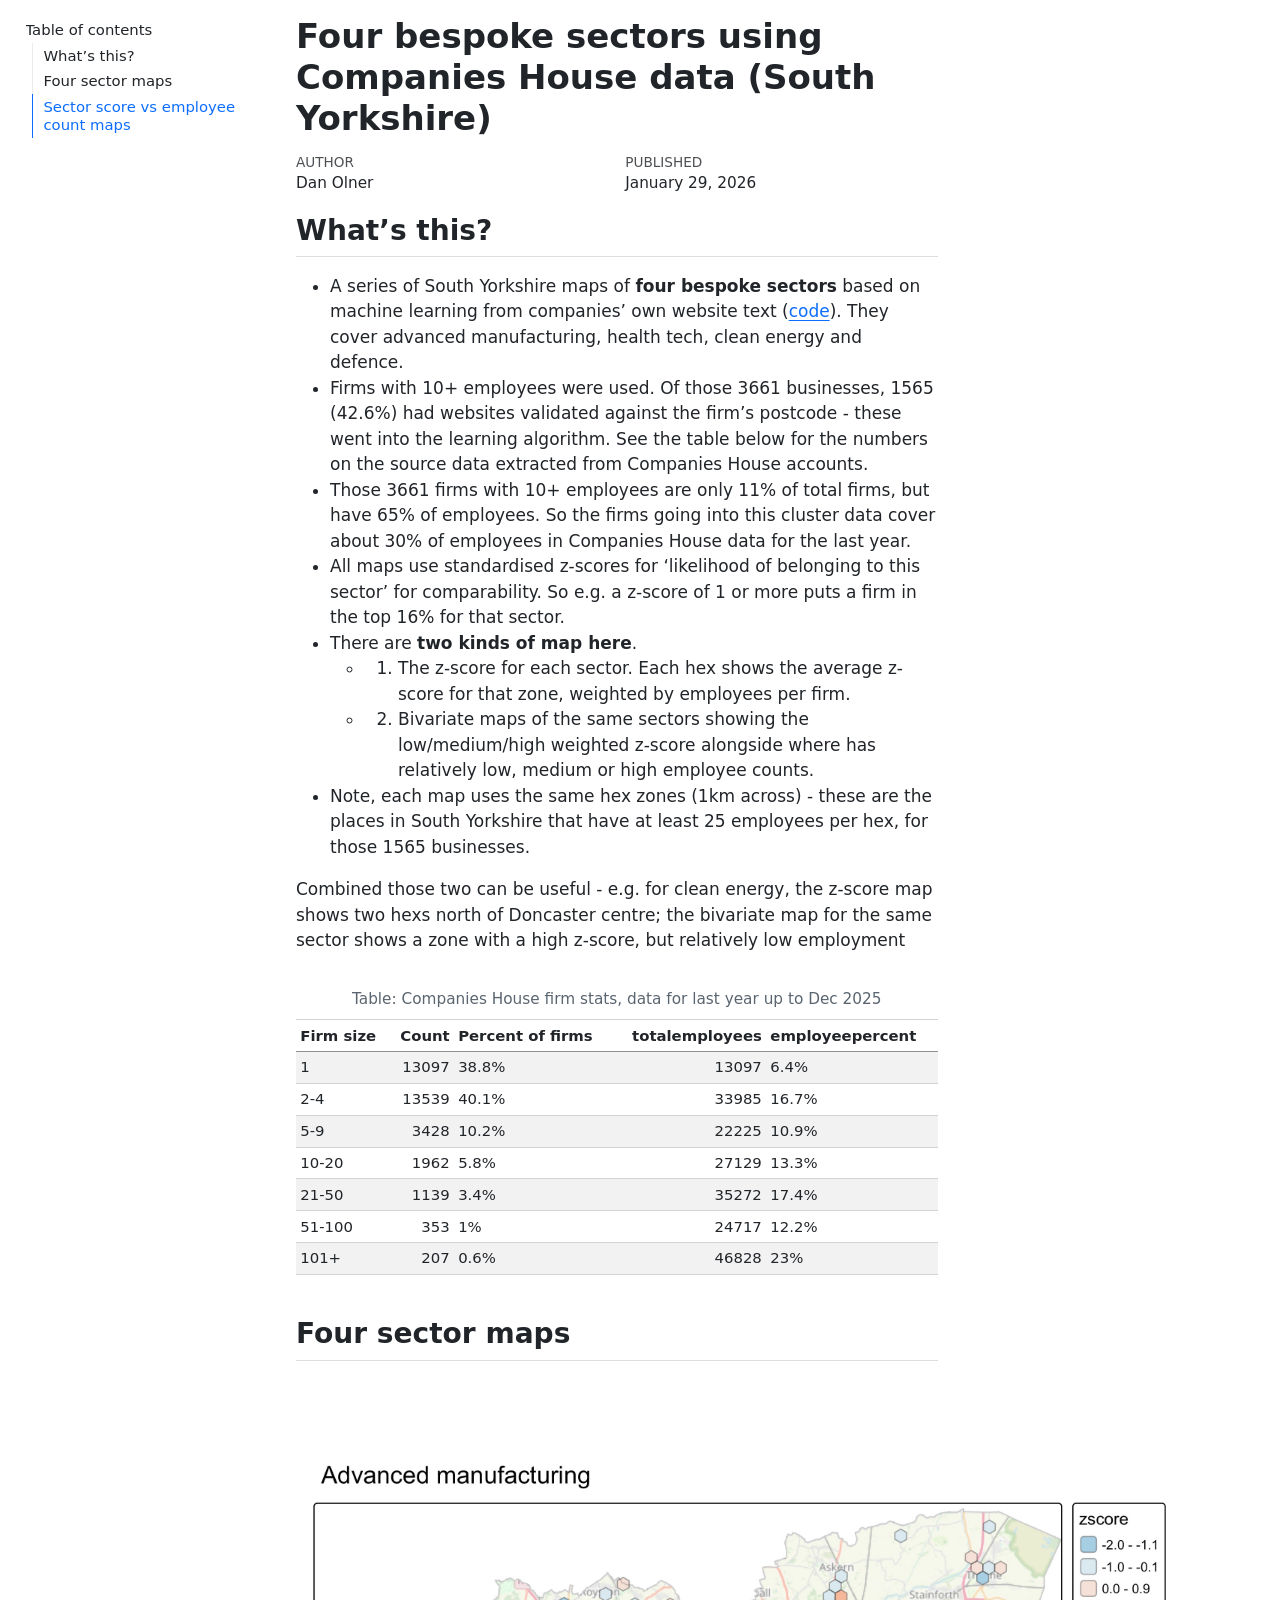
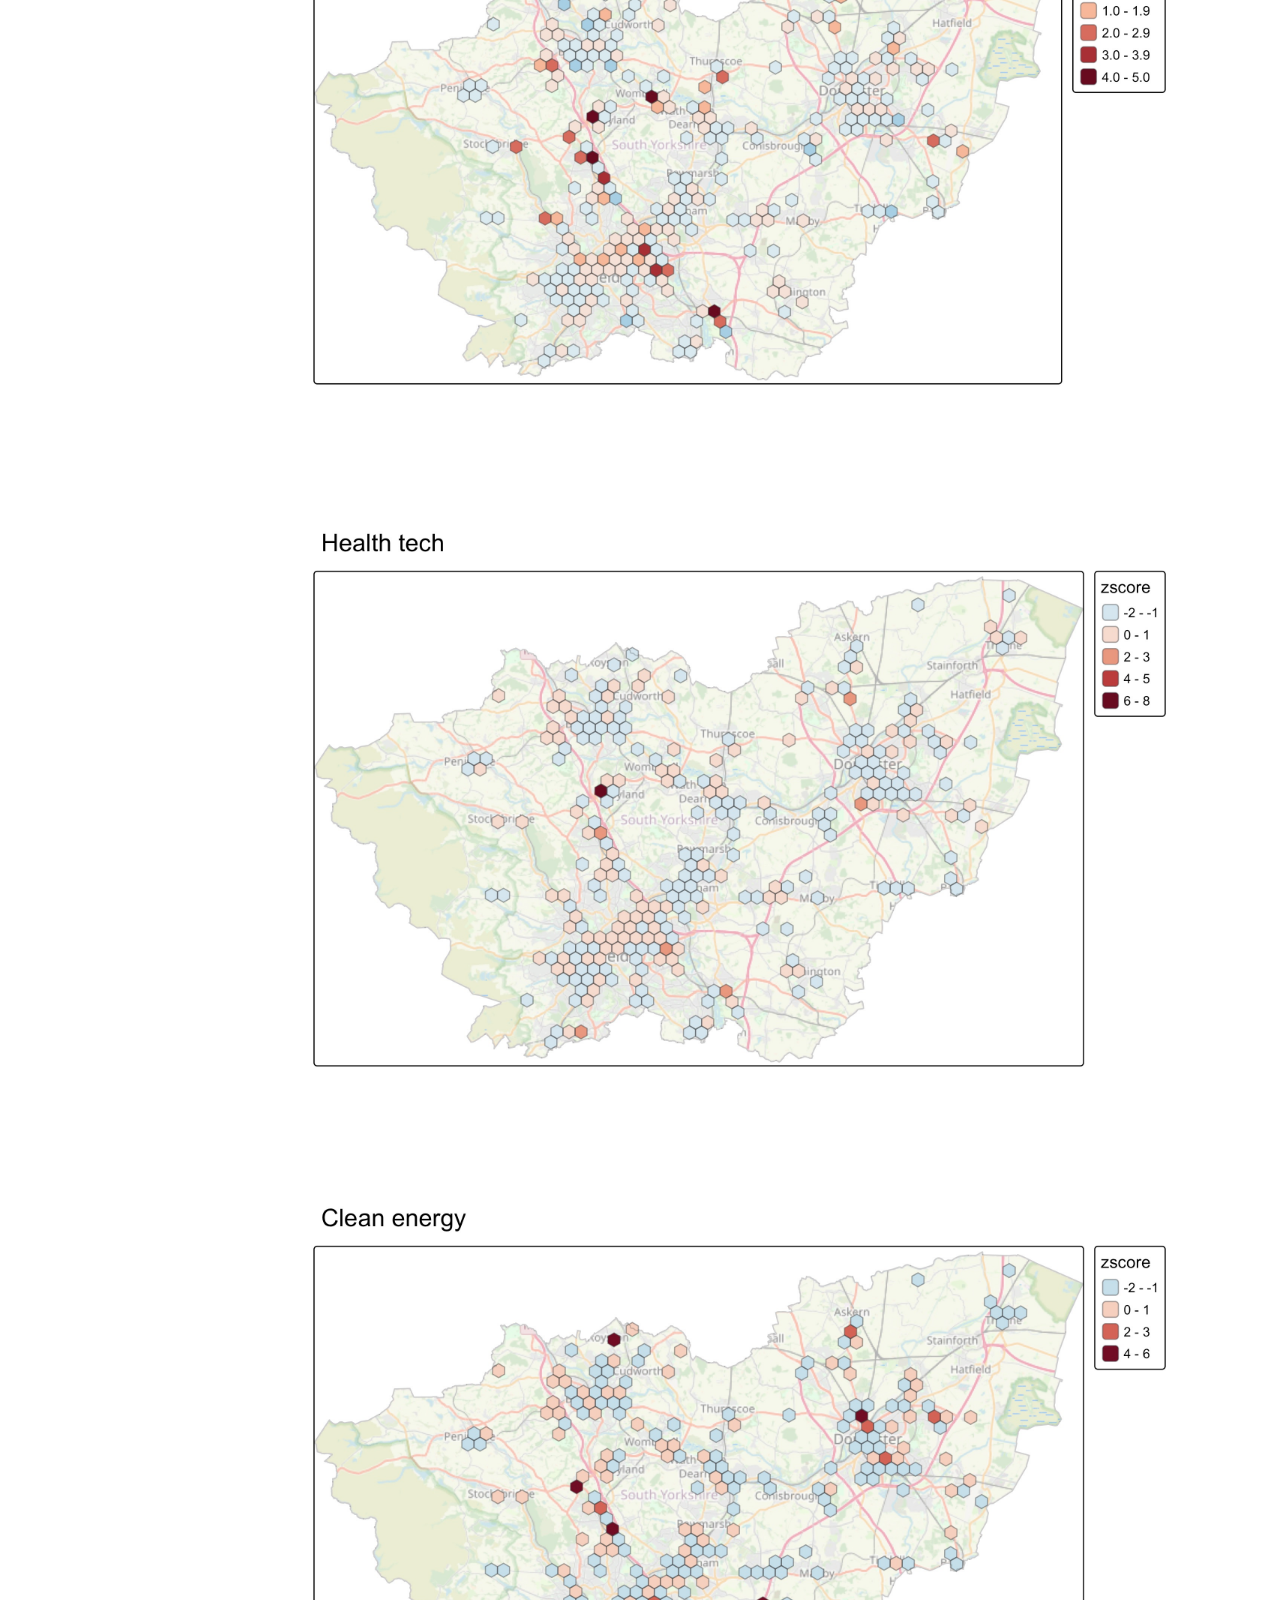
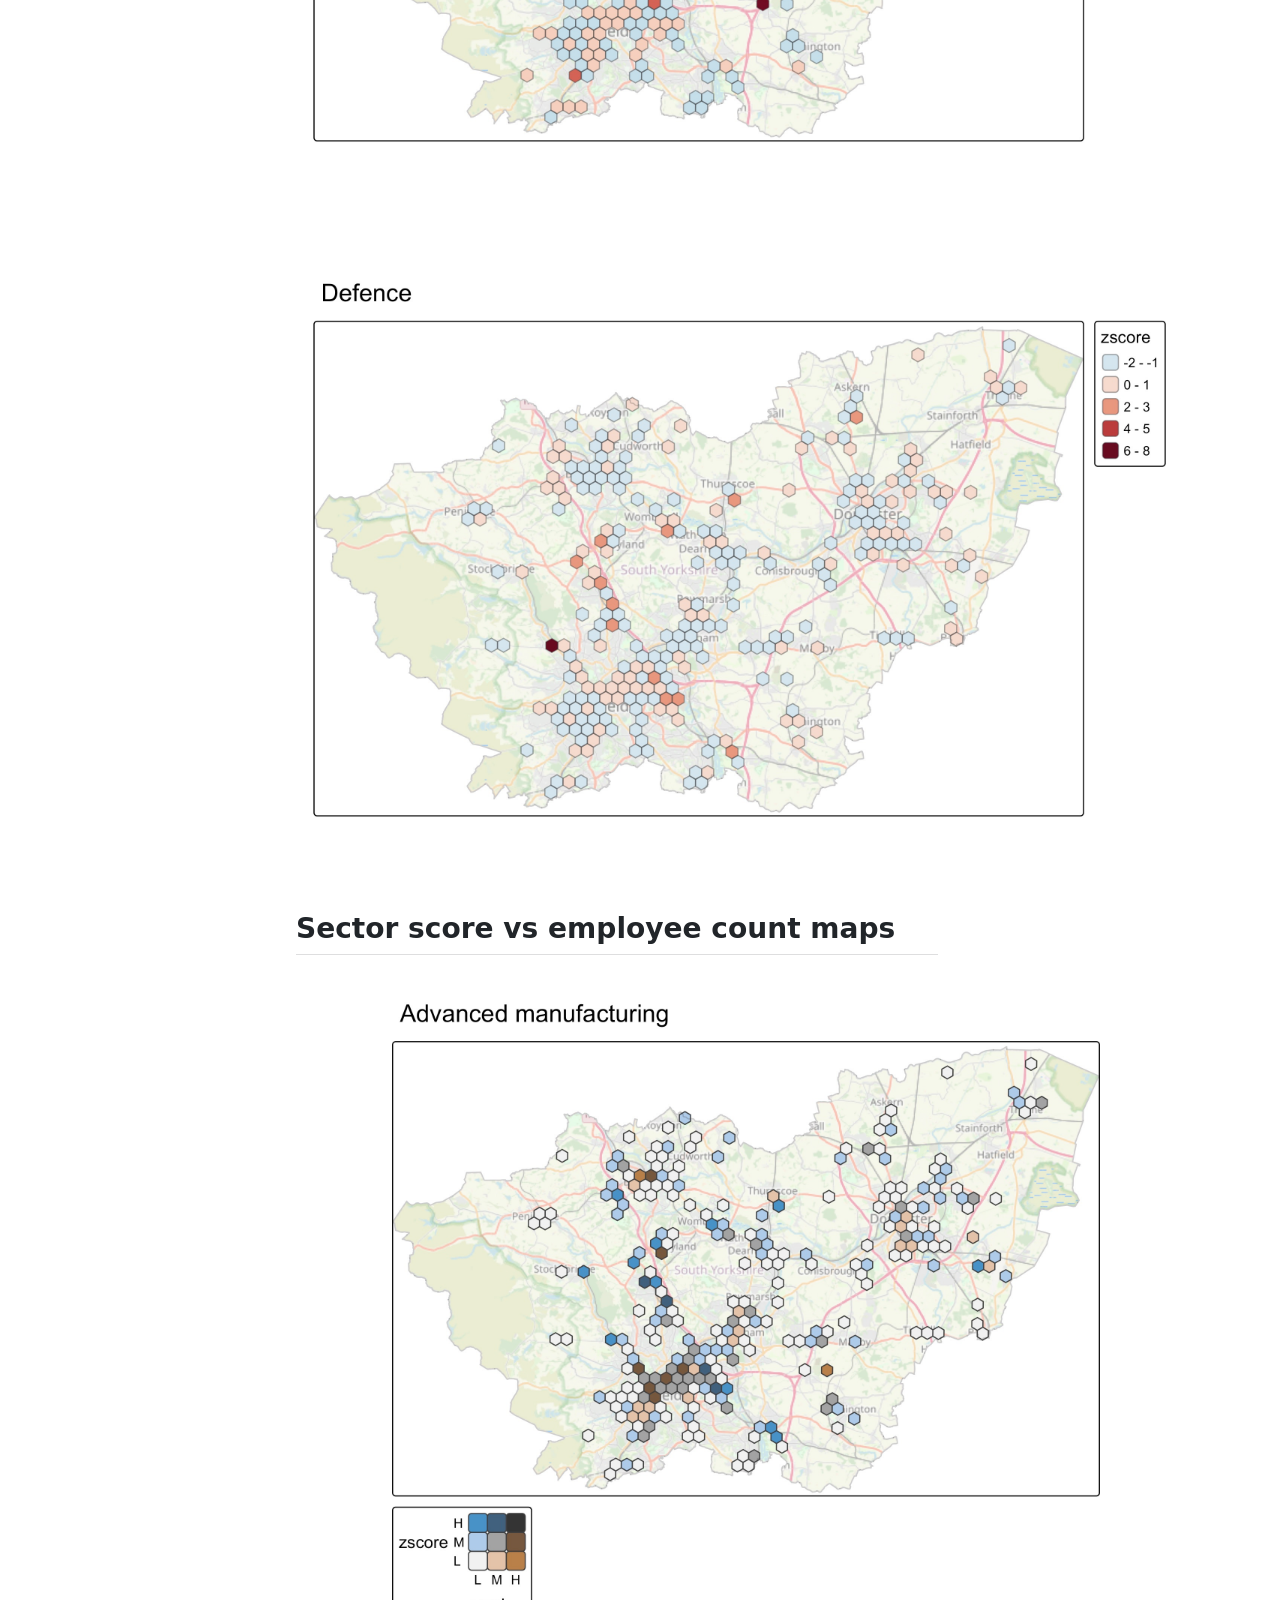
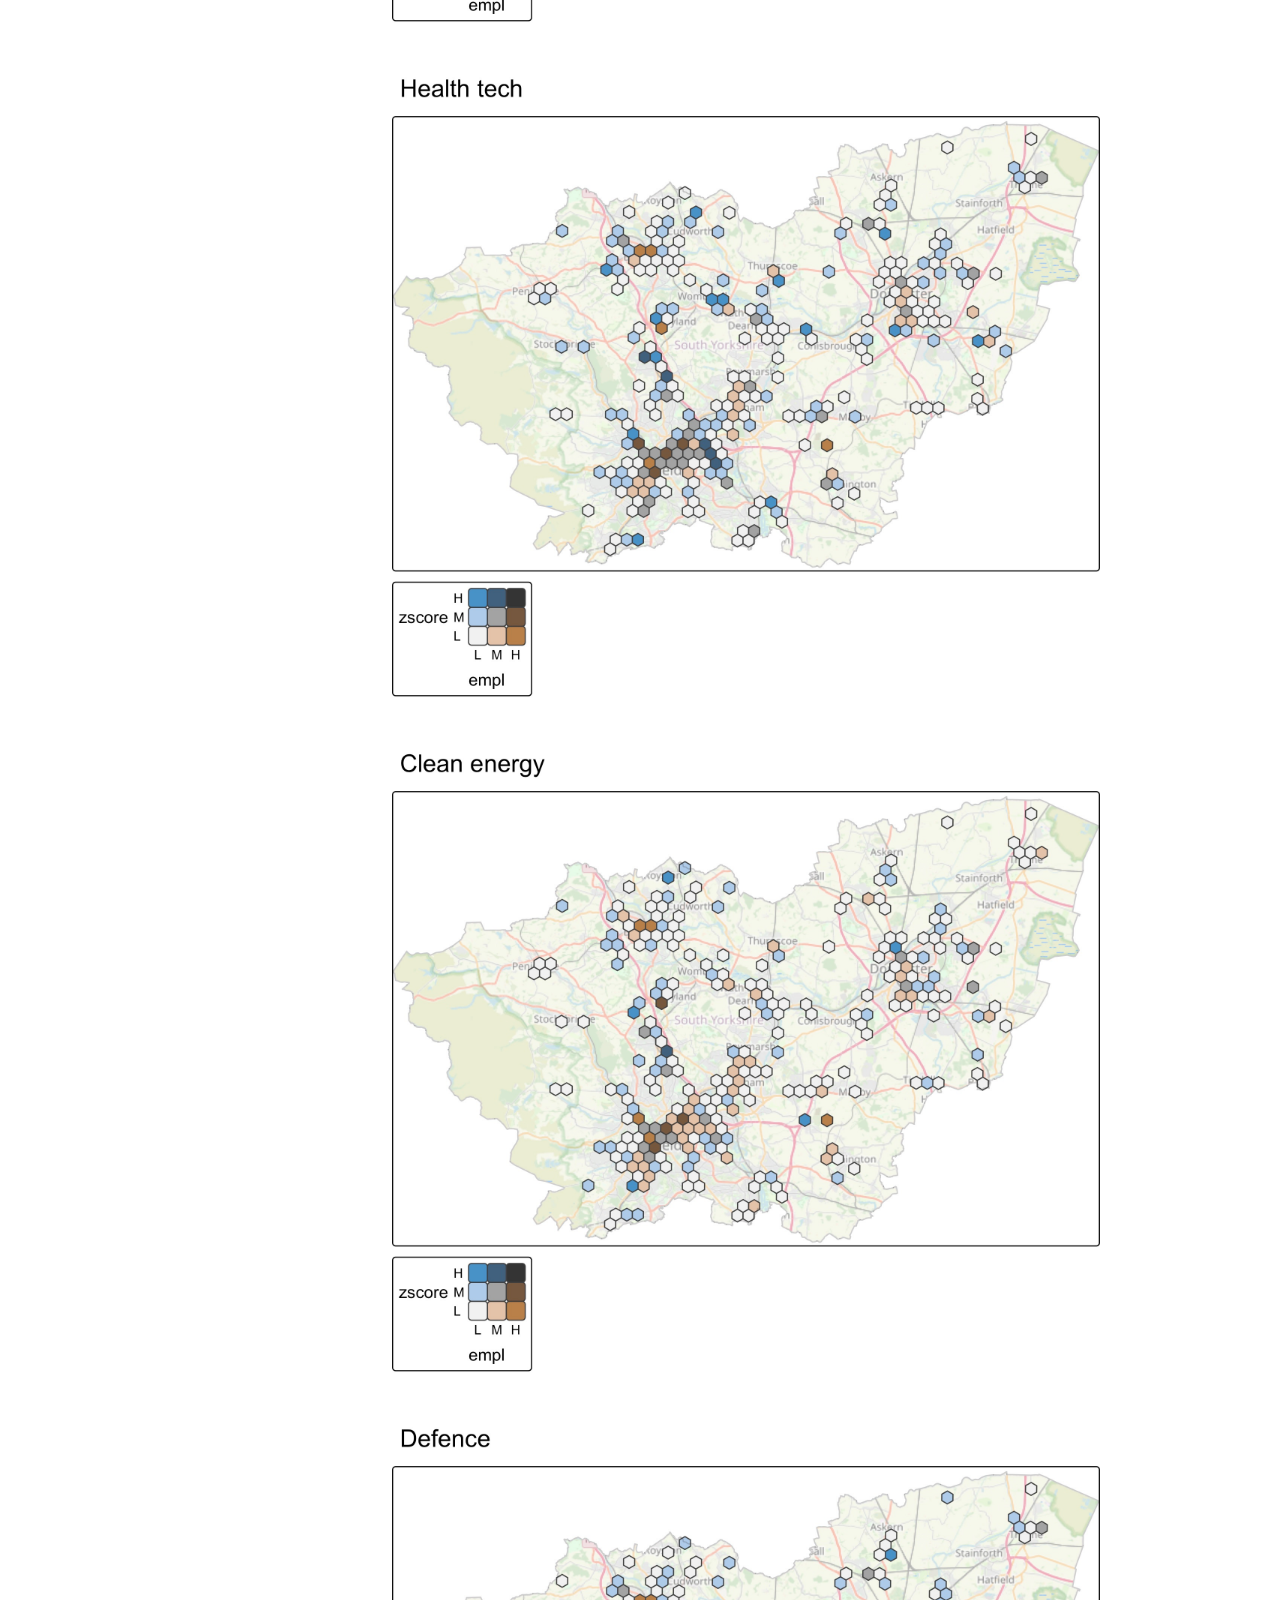
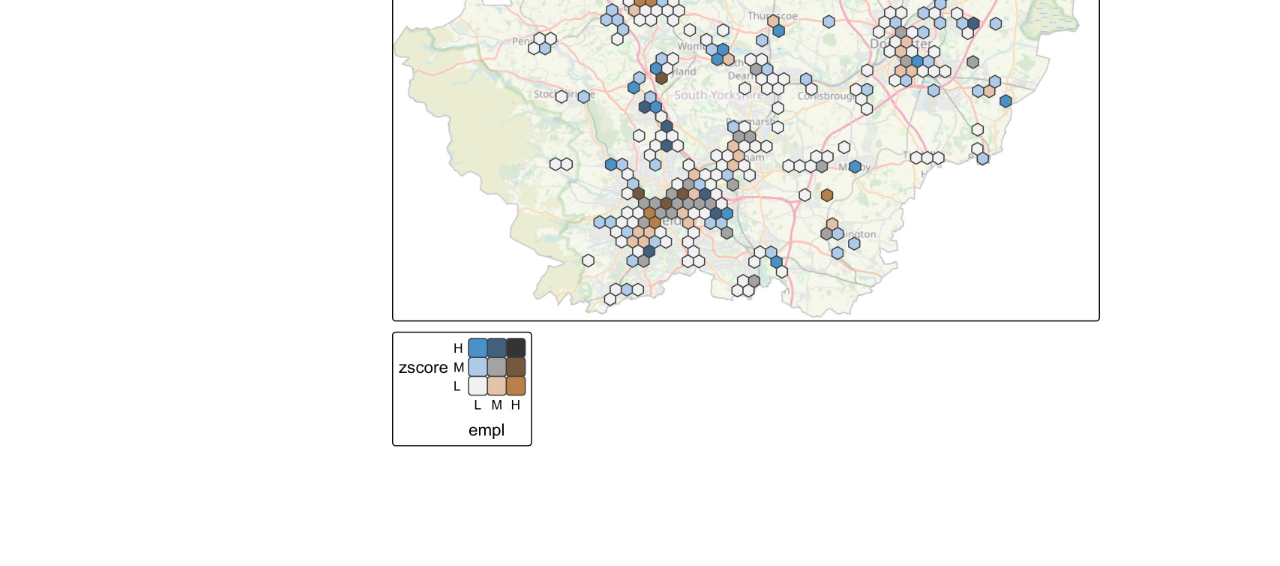
<file: docs/quarto/ML_CH_SY.html>
<!DOCTYPE html>
<html xmlns="http://www.w3.org/1999/xhtml" lang="en" xml:lang="en"><head>

<meta charset="utf-8">
<meta name="generator" content="quarto-1.8.26">

<meta name="viewport" content="width=device-width, initial-scale=1.0, user-scalable=yes">

<meta name="author" content="Dan Olner">
<meta name="dcterms.date" content="2026-01-29">

<title>Four bespoke sectors using Companies House data (South Yorkshire)</title>
<style>
code{white-space: pre-wrap;}
span.smallcaps{font-variant: small-caps;}
div.columns{display: flex; gap: min(4vw, 1.5em);}
div.column{flex: auto; overflow-x: auto;}
div.hanging-indent{margin-left: 1.5em; text-indent: -1.5em;}
ul.task-list{list-style: none;}
ul.task-list li input[type="checkbox"] {
  width: 0.8em;
  margin: 0 0.8em 0.2em -1em; /* quarto-specific, see https://github.com/quarto-dev/quarto-cli/issues/4556 */ 
  vertical-align: middle;
}
</style>


<script src="ML_sectors_files/libs/clipboard/clipboard.min.js"></script>
<script src="ML_sectors_files/libs/quarto-html/quarto.js" type="module"></script>
<script src="ML_sectors_files/libs/quarto-html/tabsets/tabsets.js" type="module"></script>
<script src="ML_sectors_files/libs/quarto-html/axe/axe-check.js" type="module"></script>
<script src="ML_sectors_files/libs/quarto-html/popper.min.js"></script>
<script src="ML_sectors_files/libs/quarto-html/tippy.umd.min.js"></script>
<script src="ML_sectors_files/libs/quarto-html/anchor.min.js"></script>
<link href="ML_sectors_files/libs/quarto-html/tippy.css" rel="stylesheet">
<link href="ML_sectors_files/libs/quarto-html/quarto-syntax-highlighting-587c61ba64f3a5504c4d52d930310e48.css" rel="stylesheet" id="quarto-text-highlighting-styles">
<script src="ML_sectors_files/libs/bootstrap/bootstrap.min.js"></script>
<link href="ML_sectors_files/libs/bootstrap/bootstrap-icons.css" rel="stylesheet">
<link href="ML_sectors_files/libs/bootstrap/bootstrap-d6a003b94517c951b2d65075d42fb01b.min.css" rel="stylesheet" append-hash="true" id="quarto-bootstrap" data-mode="light">


</head>

<body class="quarto-light">

<div id="quarto-content" class="page-columns page-rows-contents page-layout-article toc-left">
<div id="quarto-sidebar-toc-left" class="sidebar toc-left">
  <nav id="TOC" role="doc-toc" class="toc-active">
    <h2 id="toc-title">Table of contents</h2>
   
  <ul>
  <li><a href="#whats-this" id="toc-whats-this" class="nav-link active" data-scroll-target="#whats-this">What’s this?</a></li>
  <li><a href="#four-sector-maps" id="toc-four-sector-maps" class="nav-link" data-scroll-target="#four-sector-maps">Four sector maps</a></li>
  <li><a href="#sector-score-vs-employee-count-maps" id="toc-sector-score-vs-employee-count-maps" class="nav-link" data-scroll-target="#sector-score-vs-employee-count-maps">Sector score vs employee count maps</a></li>
  </ul>
</nav>
</div>
<div id="quarto-margin-sidebar" class="sidebar margin-sidebar zindex-bottom">
</div>
<main class="content" id="quarto-document-content">

<header id="title-block-header" class="quarto-title-block default">
<div class="quarto-title">
<h1 class="title">Four bespoke sectors using Companies House data (South Yorkshire)</h1>
</div>



<div class="quarto-title-meta">

    <div>
    <div class="quarto-title-meta-heading">Author</div>
    <div class="quarto-title-meta-contents">
             <p>Dan Olner </p>
          </div>
  </div>
    
    <div>
    <div class="quarto-title-meta-heading">Published</div>
    <div class="quarto-title-meta-contents">
      <p class="date">January 29, 2026</p>
    </div>
  </div>
  
    
  </div>
  


</header>


<section id="whats-this" class="level2">
<h2 class="anchored" data-anchor-id="whats-this">What’s this?</h2>
<ul>
<li>A series of South Yorkshire maps of <strong>four bespoke sectors</strong> based on machine learning from companies’ own website text (<a href="https://github.com/DanOlner/companieshouseopen">code</a>). They cover advanced manufacturing, health tech, clean energy and defence.</li>
<li>Firms with 10+ employees were used. Of those 3661 businesses, 1565 (42.6%) had websites validated against the firm’s postcode - these went into the learning algorithm. See the table below for the numbers on the source data extracted from Companies House accounts.</li>
<li>Those 3661 firms with 10+ employees are only 11% of total firms, but have 65% of employees. So the firms going into this cluster data cover about 30% of employees in Companies House data for the last year.</li>
<li>All maps use standardised z-scores for ‘likelihood of belonging to this sector’ for comparability. So e.g.&nbsp;a z-score of 1 or more puts a firm in the top 16% for that sector.</li>
<li>There are <strong>two kinds of map here</strong>.
<ul>
<li><ol type="1">
<li>The z-score for each sector. Each hex shows the average z-score for that zone, weighted by employees per firm.</li>
</ol></li>
<li><ol start="2" type="1">
<li>Bivariate maps of the same sectors showing the low/medium/high weighted z-score alongside where has relatively low, medium or high employee counts.</li>
</ol></li>
</ul></li>
<li>Note, each map uses the same hex zones (1km across) - these are the places in South Yorkshire that have at least 25 employees per hex, for those 1565 businesses.</li>
</ul>
<p>Combined those two can be useful - e.g.&nbsp;for clean energy, the z-score map shows two hexs north of Doncaster centre; the bivariate map for the same sector shows a zone with a high z-score, but relatively low employment</p>
<div class="cell">
<div class="cell-output-display">
<table class="caption-top table table-sm table-striped small">
<caption>Table: Companies House firm stats, data for last year up to Dec 2025</caption>
<thead>
<tr class="header">
<th style="text-align: left;">Firm size</th>
<th style="text-align: right;">Count</th>
<th style="text-align: left;">Percent of firms</th>
<th style="text-align: right;">totalemployees</th>
<th style="text-align: left;">employeepercent</th>
</tr>
</thead>
<tbody>
<tr class="odd">
<td style="text-align: left;">1</td>
<td style="text-align: right;">13097</td>
<td style="text-align: left;">38.8%</td>
<td style="text-align: right;">13097</td>
<td style="text-align: left;">6.4%</td>
</tr>
<tr class="even">
<td style="text-align: left;">2-4</td>
<td style="text-align: right;">13539</td>
<td style="text-align: left;">40.1%</td>
<td style="text-align: right;">33985</td>
<td style="text-align: left;">16.7%</td>
</tr>
<tr class="odd">
<td style="text-align: left;">5-9</td>
<td style="text-align: right;">3428</td>
<td style="text-align: left;">10.2%</td>
<td style="text-align: right;">22225</td>
<td style="text-align: left;">10.9%</td>
</tr>
<tr class="even">
<td style="text-align: left;">10-20</td>
<td style="text-align: right;">1962</td>
<td style="text-align: left;">5.8%</td>
<td style="text-align: right;">27129</td>
<td style="text-align: left;">13.3%</td>
</tr>
<tr class="odd">
<td style="text-align: left;">21-50</td>
<td style="text-align: right;">1139</td>
<td style="text-align: left;">3.4%</td>
<td style="text-align: right;">35272</td>
<td style="text-align: left;">17.4%</td>
</tr>
<tr class="even">
<td style="text-align: left;">51-100</td>
<td style="text-align: right;">353</td>
<td style="text-align: left;">1%</td>
<td style="text-align: right;">24717</td>
<td style="text-align: left;">12.2%</td>
</tr>
<tr class="odd">
<td style="text-align: left;">101+</td>
<td style="text-align: right;">207</td>
<td style="text-align: left;">0.6%</td>
<td style="text-align: right;">46828</td>
<td style="text-align: left;">23%</td>
</tr>
</tbody>
</table>
</div>
</div>
</section>
<section id="four-sector-maps" class="level2">
<h2 class="anchored" data-anchor-id="four-sector-maps">Four sector maps</h2>
<p><img src="images/maps/weightedscore_setfitadvancedmanufacturing.jpeg" width="900"> <img src="images/maps/weightedscore_setfithealthtech.jpeg" width="900"> <img src="images/maps/weightedscore_setfitcleanenergy.jpeg" width="900"> <img src="images/maps/weightedscore_setfitdefence.jpeg" width="900"></p>
</section>
<section id="sector-score-vs-employee-count-maps" class="level2">
<h2 class="anchored" data-anchor-id="sector-score-vs-employee-count-maps">Sector score vs employee count maps</h2>
<p><img src="images/maps/bivariate_setfitadvancedmanufacturing.jpeg" width="900"> <img src="images/maps/bivariate_setfithealthtech.jpeg" width="900"> <img src="images/maps/bivariate_setfitcleanenergy.jpeg" width="900"> <img src="images/maps/bivariate_setfitdefence.jpeg" width="900"></p>
</section>

</main>
<!-- /main column -->
<script id="quarto-html-after-body" type="application/javascript">
  window.document.addEventListener("DOMContentLoaded", function (event) {
    const icon = "";
    const anchorJS = new window.AnchorJS();
    anchorJS.options = {
      placement: 'right',
      icon: icon
    };
    anchorJS.add('.anchored');
    const isCodeAnnotation = (el) => {
      for (const clz of el.classList) {
        if (clz.startsWith('code-annotation-')) {                     
          return true;
        }
      }
      return false;
    }
    const onCopySuccess = function(e) {
      // button target
      const button = e.trigger;
      // don't keep focus
      button.blur();
      // flash "checked"
      button.classList.add('code-copy-button-checked');
      var currentTitle = button.getAttribute("title");
      button.setAttribute("title", "Copied!");
      let tooltip;
      if (window.bootstrap) {
        button.setAttribute("data-bs-toggle", "tooltip");
        button.setAttribute("data-bs-placement", "left");
        button.setAttribute("data-bs-title", "Copied!");
        tooltip = new bootstrap.Tooltip(button, 
          { trigger: "manual", 
            customClass: "code-copy-button-tooltip",
            offset: [0, -8]});
        tooltip.show();    
      }
      setTimeout(function() {
        if (tooltip) {
          tooltip.hide();
          button.removeAttribute("data-bs-title");
          button.removeAttribute("data-bs-toggle");
          button.removeAttribute("data-bs-placement");
        }
        button.setAttribute("title", currentTitle);
        button.classList.remove('code-copy-button-checked');
      }, 1000);
      // clear code selection
      e.clearSelection();
    }
    const getTextToCopy = function(trigger) {
      const outerScaffold = trigger.parentElement.cloneNode(true);
      const codeEl = outerScaffold.querySelector('code');
      for (const childEl of codeEl.children) {
        if (isCodeAnnotation(childEl)) {
          childEl.remove();
        }
      }
      return codeEl.innerText;
    }
    const clipboard = new window.ClipboardJS('.code-copy-button:not([data-in-quarto-modal])', {
      text: getTextToCopy
    });
    clipboard.on('success', onCopySuccess);
    if (window.document.getElementById('quarto-embedded-source-code-modal')) {
      const clipboardModal = new window.ClipboardJS('.code-copy-button[data-in-quarto-modal]', {
        text: getTextToCopy,
        container: window.document.getElementById('quarto-embedded-source-code-modal')
      });
      clipboardModal.on('success', onCopySuccess);
    }
      var localhostRegex = new RegExp(/^(?:http|https):\/\/localhost\:?[0-9]*\//);
      var mailtoRegex = new RegExp(/^mailto:/);
        var filterRegex = new RegExp('/' + window.location.host + '/');
      var isInternal = (href) => {
          return filterRegex.test(href) || localhostRegex.test(href) || mailtoRegex.test(href);
      }
      // Inspect non-navigation links and adorn them if external
     var links = window.document.querySelectorAll('a[href]:not(.nav-link):not(.navbar-brand):not(.toc-action):not(.sidebar-link):not(.sidebar-item-toggle):not(.pagination-link):not(.no-external):not([aria-hidden]):not(.dropdown-item):not(.quarto-navigation-tool):not(.about-link)');
      for (var i=0; i<links.length; i++) {
        const link = links[i];
        if (!isInternal(link.href)) {
          // undo the damage that might have been done by quarto-nav.js in the case of
          // links that we want to consider external
          if (link.dataset.originalHref !== undefined) {
            link.href = link.dataset.originalHref;
          }
        }
      }
    function tippyHover(el, contentFn, onTriggerFn, onUntriggerFn) {
      const config = {
        allowHTML: true,
        maxWidth: 500,
        delay: 100,
        arrow: false,
        appendTo: function(el) {
            return el.parentElement;
        },
        interactive: true,
        interactiveBorder: 10,
        theme: 'quarto',
        placement: 'bottom-start',
      };
      if (contentFn) {
        config.content = contentFn;
      }
      if (onTriggerFn) {
        config.onTrigger = onTriggerFn;
      }
      if (onUntriggerFn) {
        config.onUntrigger = onUntriggerFn;
      }
      window.tippy(el, config); 
    }
    const noterefs = window.document.querySelectorAll('a[role="doc-noteref"]');
    for (var i=0; i<noterefs.length; i++) {
      const ref = noterefs[i];
      tippyHover(ref, function() {
        // use id or data attribute instead here
        let href = ref.getAttribute('data-footnote-href') || ref.getAttribute('href');
        try { href = new URL(href).hash; } catch {}
        const id = href.replace(/^#\/?/, "");
        const note = window.document.getElementById(id);
        if (note) {
          return note.innerHTML;
        } else {
          return "";
        }
      });
    }
    const xrefs = window.document.querySelectorAll('a.quarto-xref');
    const processXRef = (id, note) => {
      // Strip column container classes
      const stripColumnClz = (el) => {
        el.classList.remove("page-full", "page-columns");
        if (el.children) {
          for (const child of el.children) {
            stripColumnClz(child);
          }
        }
      }
      stripColumnClz(note)
      if (id === null || id.startsWith('sec-')) {
        // Special case sections, only their first couple elements
        const container = document.createElement("div");
        if (note.children && note.children.length > 2) {
          container.appendChild(note.children[0].cloneNode(true));
          for (let i = 1; i < note.children.length; i++) {
            const child = note.children[i];
            if (child.tagName === "P" && child.innerText === "") {
              continue;
            } else {
              container.appendChild(child.cloneNode(true));
              break;
            }
          }
          if (window.Quarto?.typesetMath) {
            window.Quarto.typesetMath(container);
          }
          return container.innerHTML
        } else {
          if (window.Quarto?.typesetMath) {
            window.Quarto.typesetMath(note);
          }
          return note.innerHTML;
        }
      } else {
        // Remove any anchor links if they are present
        const anchorLink = note.querySelector('a.anchorjs-link');
        if (anchorLink) {
          anchorLink.remove();
        }
        if (window.Quarto?.typesetMath) {
          window.Quarto.typesetMath(note);
        }
        if (note.classList.contains("callout")) {
          return note.outerHTML;
        } else {
          return note.innerHTML;
        }
      }
    }
    for (var i=0; i<xrefs.length; i++) {
      const xref = xrefs[i];
      tippyHover(xref, undefined, function(instance) {
        instance.disable();
        let url = xref.getAttribute('href');
        let hash = undefined; 
        if (url.startsWith('#')) {
          hash = url;
        } else {
          try { hash = new URL(url).hash; } catch {}
        }
        if (hash) {
          const id = hash.replace(/^#\/?/, "");
          const note = window.document.getElementById(id);
          if (note !== null) {
            try {
              const html = processXRef(id, note.cloneNode(true));
              instance.setContent(html);
            } finally {
              instance.enable();
              instance.show();
            }
          } else {
            // See if we can fetch this
            fetch(url.split('#')[0])
            .then(res => res.text())
            .then(html => {
              const parser = new DOMParser();
              const htmlDoc = parser.parseFromString(html, "text/html");
              const note = htmlDoc.getElementById(id);
              if (note !== null) {
                const html = processXRef(id, note);
                instance.setContent(html);
              } 
            }).finally(() => {
              instance.enable();
              instance.show();
            });
          }
        } else {
          // See if we can fetch a full url (with no hash to target)
          // This is a special case and we should probably do some content thinning / targeting
          fetch(url)
          .then(res => res.text())
          .then(html => {
            const parser = new DOMParser();
            const htmlDoc = parser.parseFromString(html, "text/html");
            const note = htmlDoc.querySelector('main.content');
            if (note !== null) {
              // This should only happen for chapter cross references
              // (since there is no id in the URL)
              // remove the first header
              if (note.children.length > 0 && note.children[0].tagName === "HEADER") {
                note.children[0].remove();
              }
              const html = processXRef(null, note);
              instance.setContent(html);
            } 
          }).finally(() => {
            instance.enable();
            instance.show();
          });
        }
      }, function(instance) {
      });
    }
        let selectedAnnoteEl;
        const selectorForAnnotation = ( cell, annotation) => {
          let cellAttr = 'data-code-cell="' + cell + '"';
          let lineAttr = 'data-code-annotation="' +  annotation + '"';
          const selector = 'span[' + cellAttr + '][' + lineAttr + ']';
          return selector;
        }
        const selectCodeLines = (annoteEl) => {
          const doc = window.document;
          const targetCell = annoteEl.getAttribute("data-target-cell");
          const targetAnnotation = annoteEl.getAttribute("data-target-annotation");
          const annoteSpan = window.document.querySelector(selectorForAnnotation(targetCell, targetAnnotation));
          const lines = annoteSpan.getAttribute("data-code-lines").split(",");
          const lineIds = lines.map((line) => {
            return targetCell + "-" + line;
          })
          let top = null;
          let height = null;
          let parent = null;
          if (lineIds.length > 0) {
              //compute the position of the single el (top and bottom and make a div)
              const el = window.document.getElementById(lineIds[0]);
              top = el.offsetTop;
              height = el.offsetHeight;
              parent = el.parentElement.parentElement;
            if (lineIds.length > 1) {
              const lastEl = window.document.getElementById(lineIds[lineIds.length - 1]);
              const bottom = lastEl.offsetTop + lastEl.offsetHeight;
              height = bottom - top;
            }
            if (top !== null && height !== null && parent !== null) {
              // cook up a div (if necessary) and position it 
              let div = window.document.getElementById("code-annotation-line-highlight");
              if (div === null) {
                div = window.document.createElement("div");
                div.setAttribute("id", "code-annotation-line-highlight");
                div.style.position = 'absolute';
                parent.appendChild(div);
              }
              div.style.top = top - 2 + "px";
              div.style.height = height + 4 + "px";
              div.style.left = 0;
              let gutterDiv = window.document.getElementById("code-annotation-line-highlight-gutter");
              if (gutterDiv === null) {
                gutterDiv = window.document.createElement("div");
                gutterDiv.setAttribute("id", "code-annotation-line-highlight-gutter");
                gutterDiv.style.position = 'absolute';
                const codeCell = window.document.getElementById(targetCell);
                const gutter = codeCell.querySelector('.code-annotation-gutter');
                gutter.appendChild(gutterDiv);
              }
              gutterDiv.style.top = top - 2 + "px";
              gutterDiv.style.height = height + 4 + "px";
            }
            selectedAnnoteEl = annoteEl;
          }
        };
        const unselectCodeLines = () => {
          const elementsIds = ["code-annotation-line-highlight", "code-annotation-line-highlight-gutter"];
          elementsIds.forEach((elId) => {
            const div = window.document.getElementById(elId);
            if (div) {
              div.remove();
            }
          });
          selectedAnnoteEl = undefined;
        };
          // Handle positioning of the toggle
      window.addEventListener(
        "resize",
        throttle(() => {
          elRect = undefined;
          if (selectedAnnoteEl) {
            selectCodeLines(selectedAnnoteEl);
          }
        }, 10)
      );
      function throttle(fn, ms) {
      let throttle = false;
      let timer;
        return (...args) => {
          if(!throttle) { // first call gets through
              fn.apply(this, args);
              throttle = true;
          } else { // all the others get throttled
              if(timer) clearTimeout(timer); // cancel #2
              timer = setTimeout(() => {
                fn.apply(this, args);
                timer = throttle = false;
              }, ms);
          }
        };
      }
        // Attach click handler to the DT
        const annoteDls = window.document.querySelectorAll('dt[data-target-cell]');
        for (const annoteDlNode of annoteDls) {
          annoteDlNode.addEventListener('click', (event) => {
            const clickedEl = event.target;
            if (clickedEl !== selectedAnnoteEl) {
              unselectCodeLines();
              const activeEl = window.document.querySelector('dt[data-target-cell].code-annotation-active');
              if (activeEl) {
                activeEl.classList.remove('code-annotation-active');
              }
              selectCodeLines(clickedEl);
              clickedEl.classList.add('code-annotation-active');
            } else {
              // Unselect the line
              unselectCodeLines();
              clickedEl.classList.remove('code-annotation-active');
            }
          });
        }
    const findCites = (el) => {
      const parentEl = el.parentElement;
      if (parentEl) {
        const cites = parentEl.dataset.cites;
        if (cites) {
          return {
            el,
            cites: cites.split(' ')
          };
        } else {
          return findCites(el.parentElement)
        }
      } else {
        return undefined;
      }
    };
    var bibliorefs = window.document.querySelectorAll('a[role="doc-biblioref"]');
    for (var i=0; i<bibliorefs.length; i++) {
      const ref = bibliorefs[i];
      const citeInfo = findCites(ref);
      if (citeInfo) {
        tippyHover(citeInfo.el, function() {
          var popup = window.document.createElement('div');
          citeInfo.cites.forEach(function(cite) {
            var citeDiv = window.document.createElement('div');
            citeDiv.classList.add('hanging-indent');
            citeDiv.classList.add('csl-entry');
            var biblioDiv = window.document.getElementById('ref-' + cite);
            if (biblioDiv) {
              citeDiv.innerHTML = biblioDiv.innerHTML;
            }
            popup.appendChild(citeDiv);
          });
          return popup.innerHTML;
        });
      }
    }
  });
  </script>
</div> <!-- /content -->




</body></html>
</file>
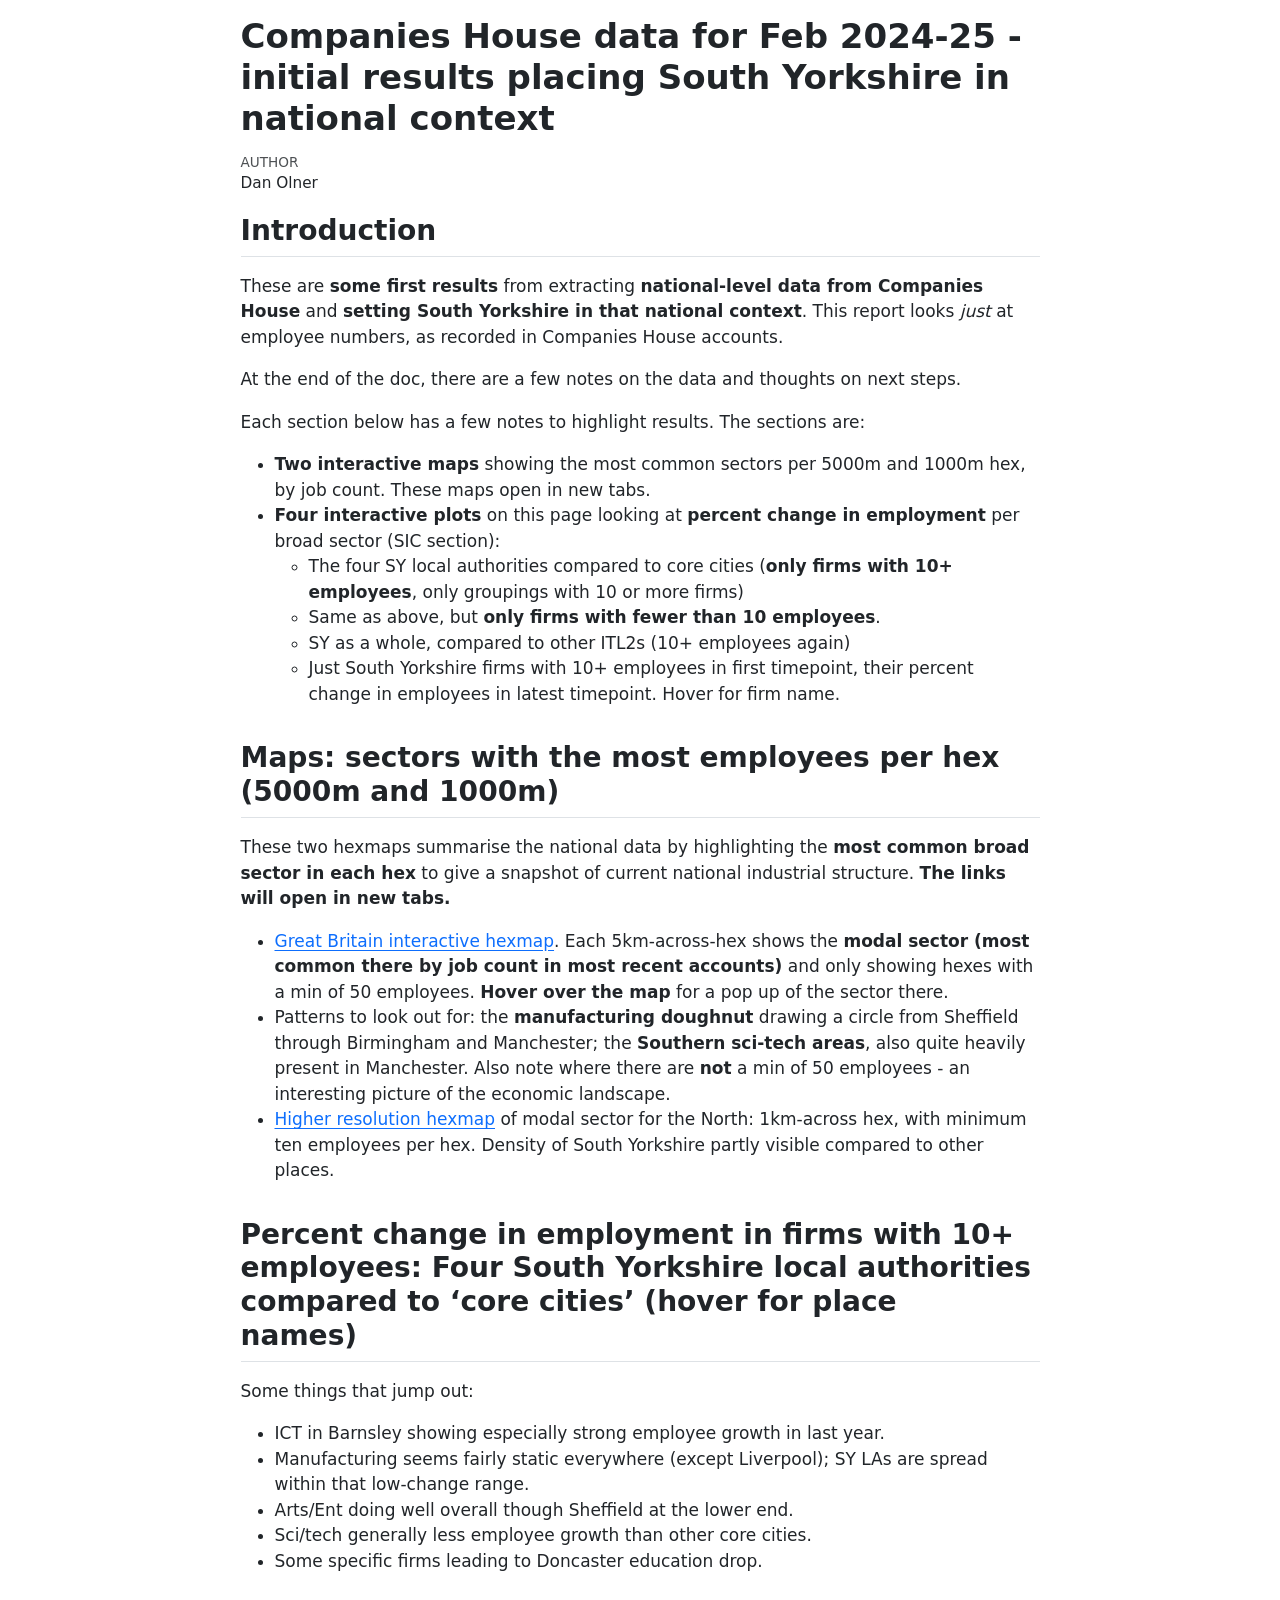
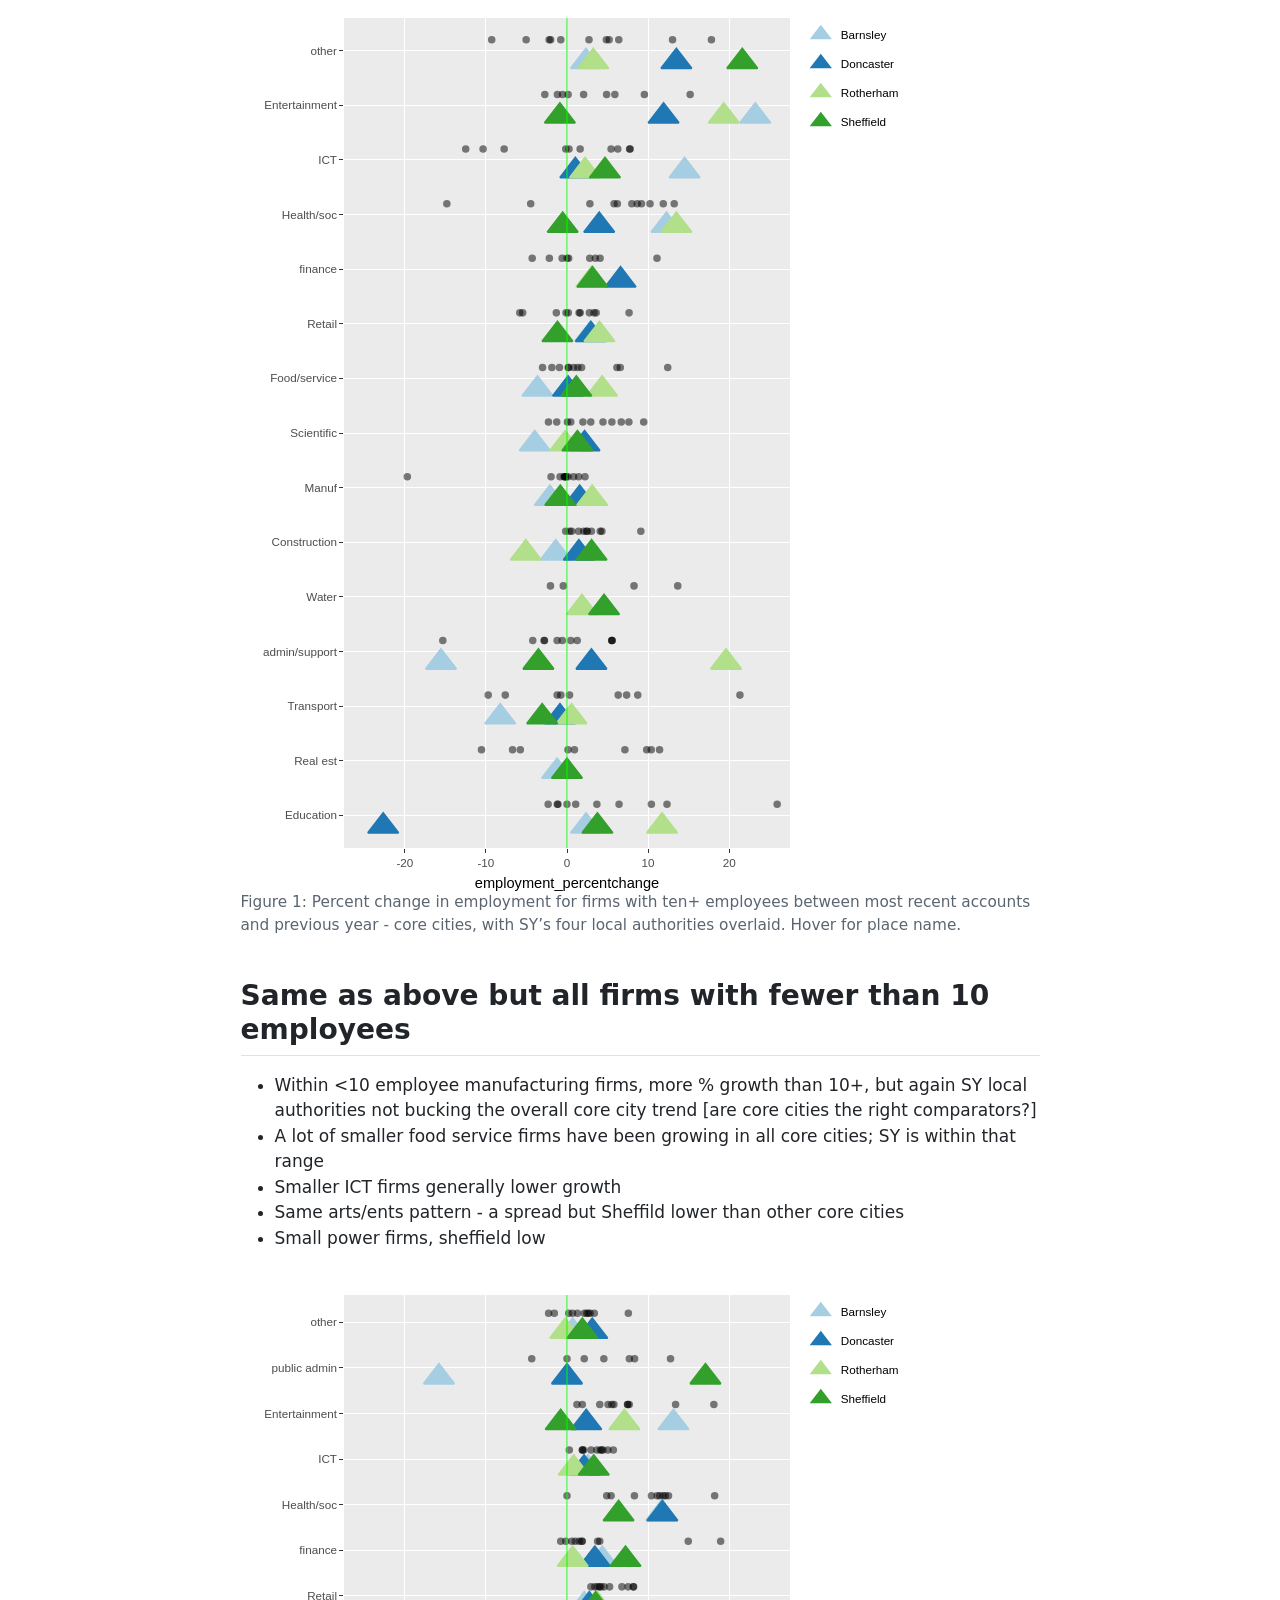
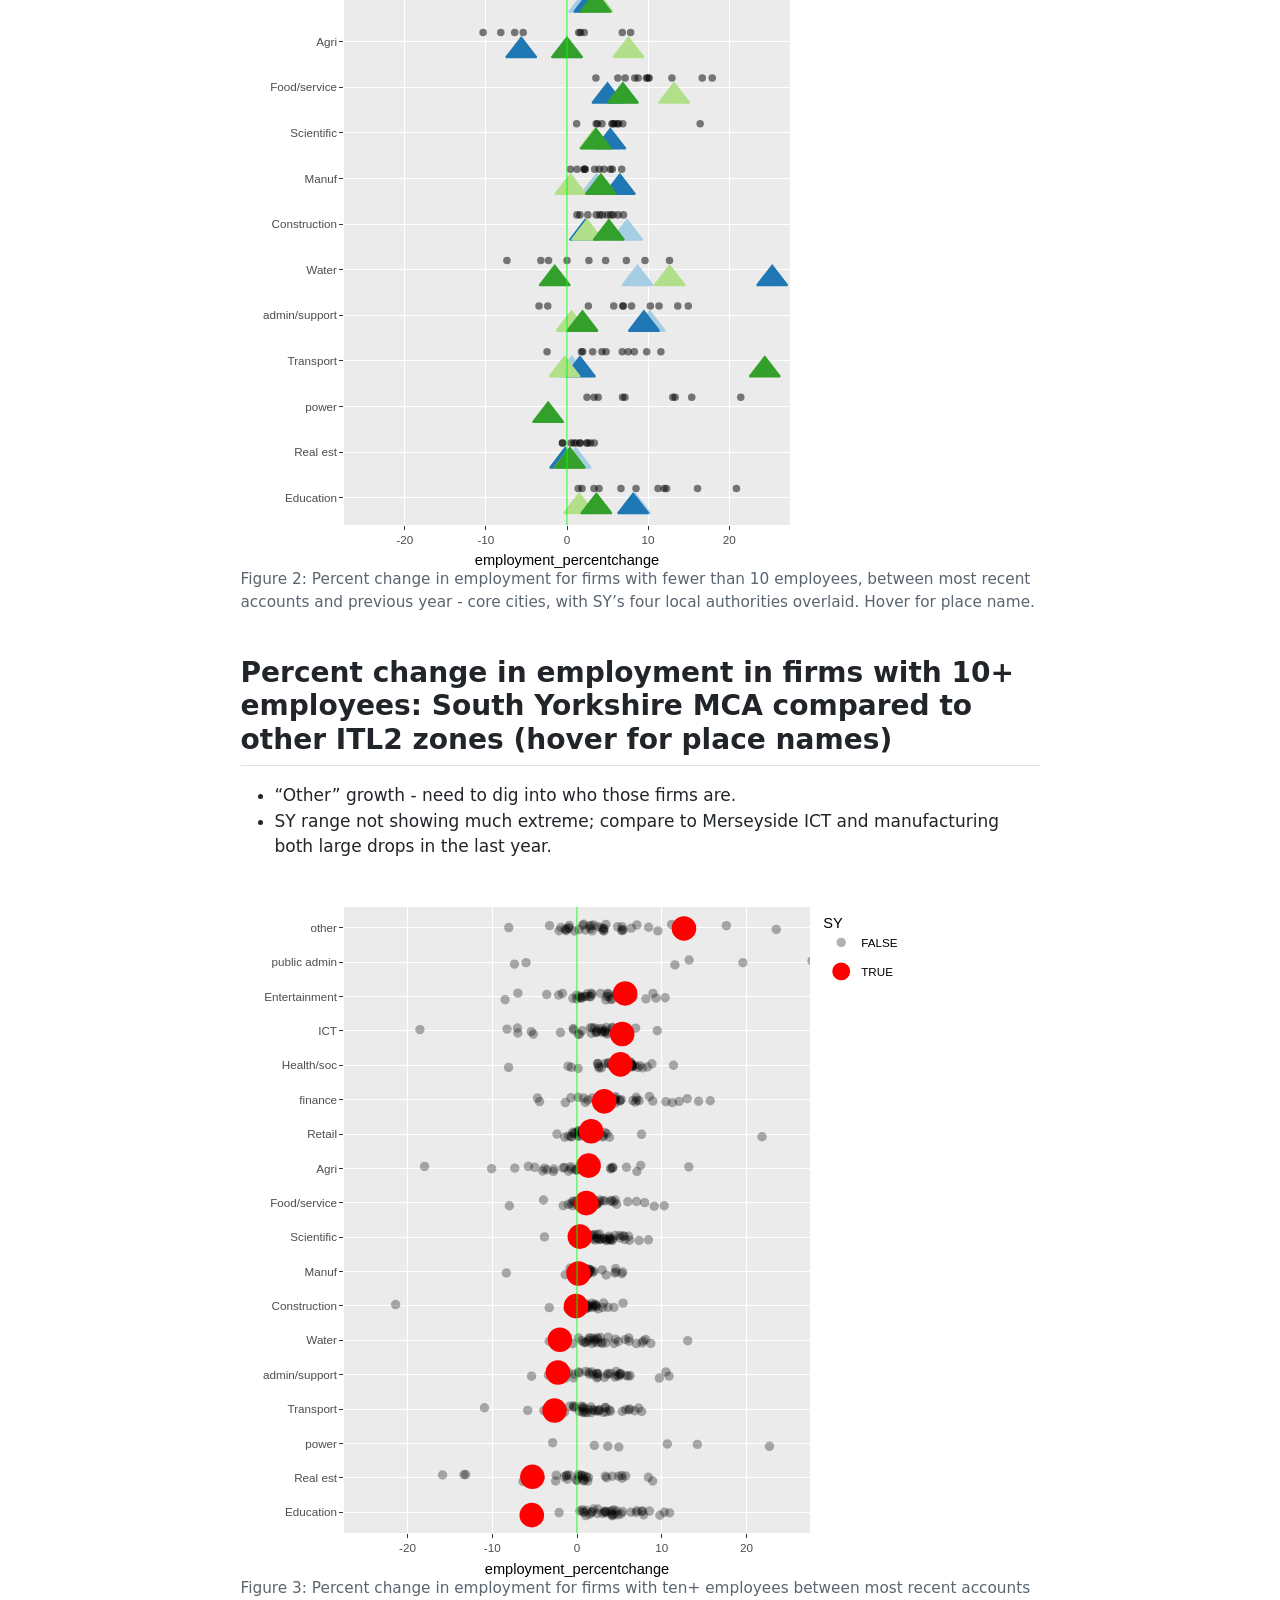
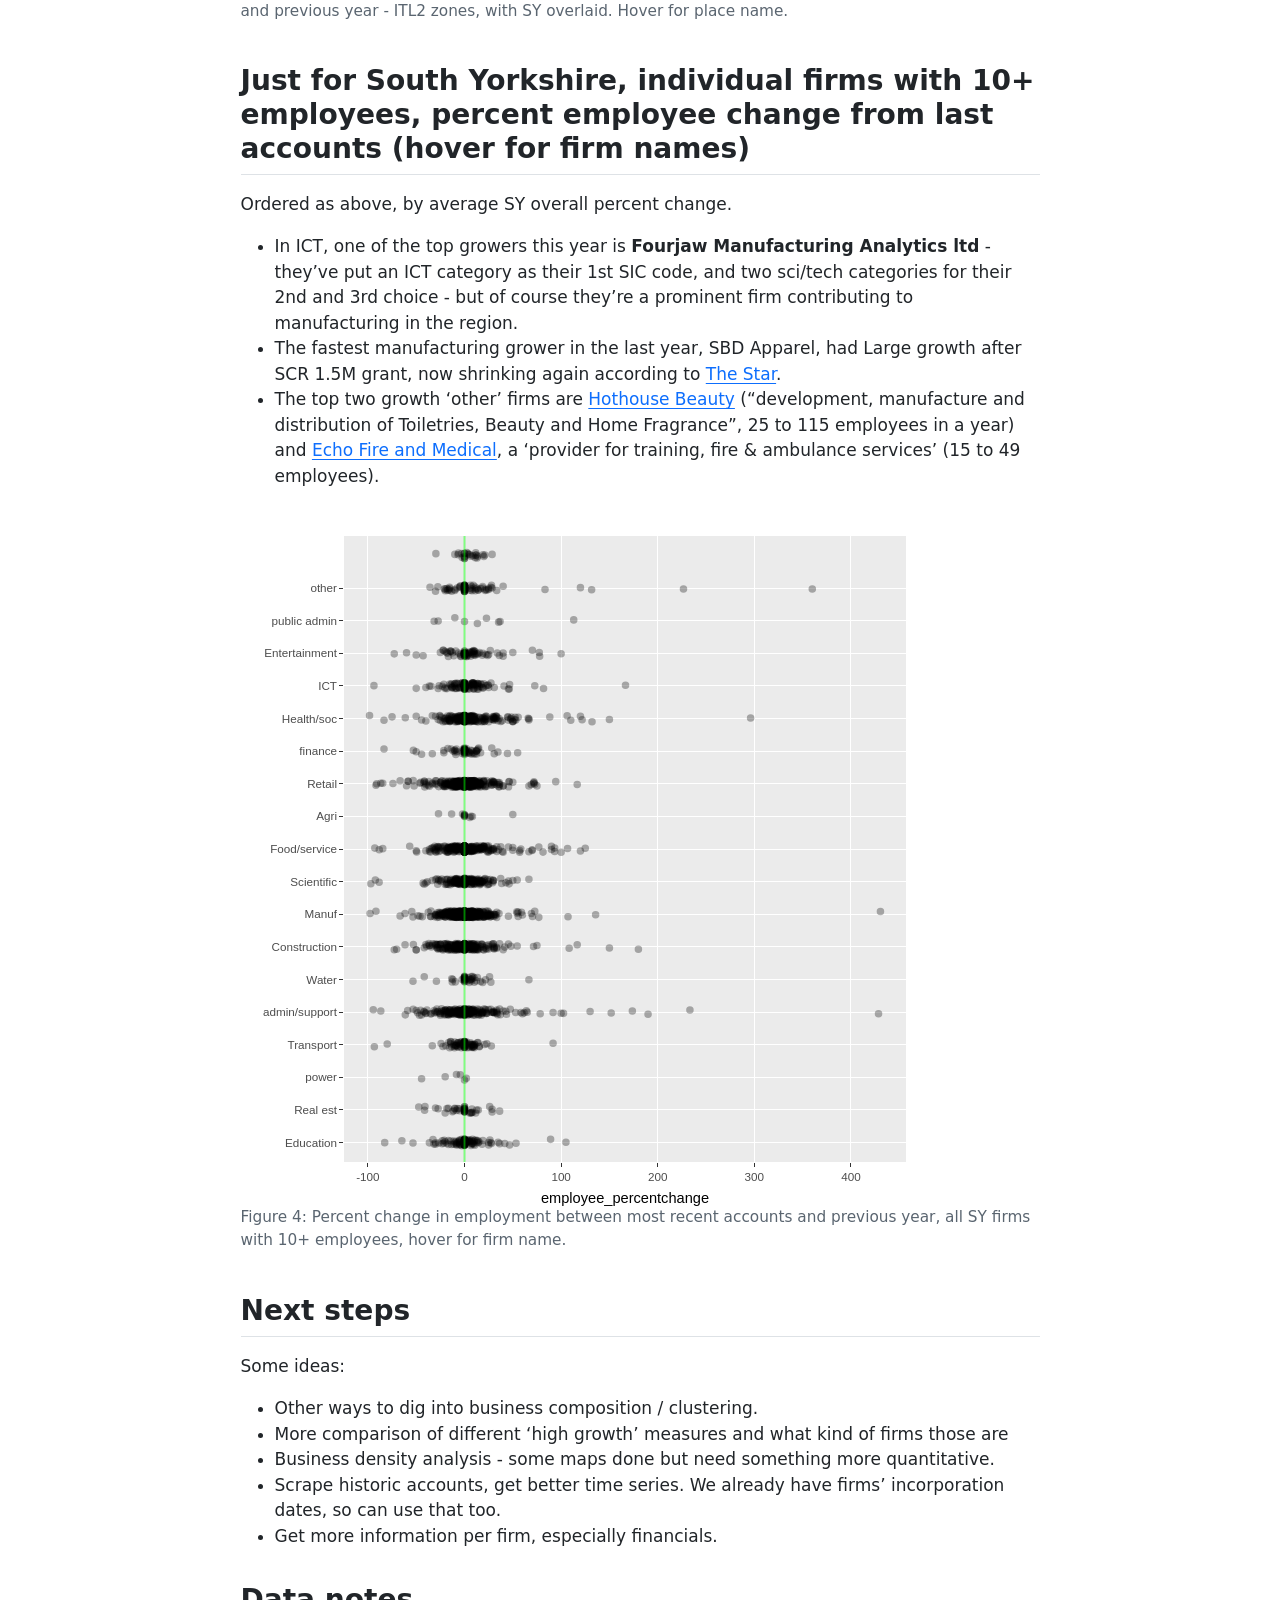
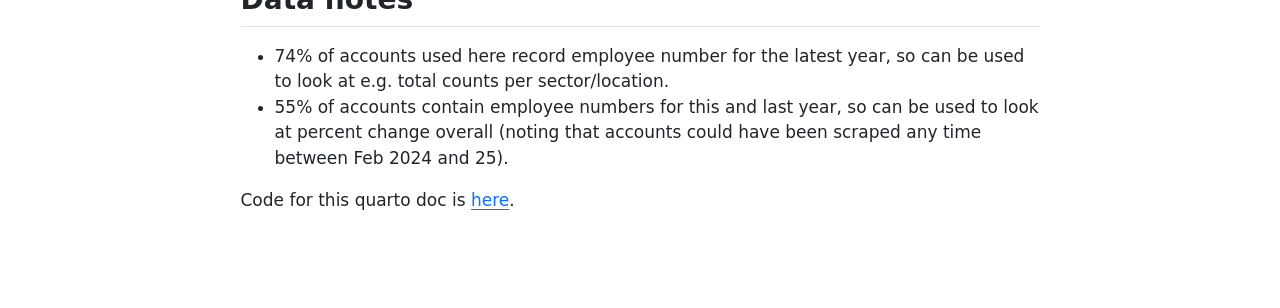
<file: docs/reports/companies_house_SY_initialreport_march2025.html>
<!DOCTYPE html>
<html xmlns="http://www.w3.org/1999/xhtml" lang="en" xml:lang="en"><head>

<meta charset="utf-8">
<meta name="generator" content="quarto-1.5.57">

<meta name="viewport" content="width=device-width, initial-scale=1.0, user-scalable=yes">

<meta name="author" content="Dan Olner">

<title>Companies House data for Feb 2024-25 - initial results placing South Yorkshire in national context</title>
<style>
code{white-space: pre-wrap;}
span.smallcaps{font-variant: small-caps;}
div.columns{display: flex; gap: min(4vw, 1.5em);}
div.column{flex: auto; overflow-x: auto;}
div.hanging-indent{margin-left: 1.5em; text-indent: -1.5em;}
ul.task-list{list-style: none;}
ul.task-list li input[type="checkbox"] {
  width: 0.8em;
  margin: 0 0.8em 0.2em -1em; /* quarto-specific, see https://github.com/quarto-dev/quarto-cli/issues/4556 */ 
  vertical-align: middle;
}
</style>


<script src="companies_house_southyorkshire_initialreport_March2025_files/libs/clipboard/clipboard.min.js"></script>
<script src="companies_house_southyorkshire_initialreport_March2025_files/libs/quarto-html/quarto.js"></script>
<script src="companies_house_southyorkshire_initialreport_March2025_files/libs/quarto-html/popper.min.js"></script>
<script src="companies_house_southyorkshire_initialreport_March2025_files/libs/quarto-html/tippy.umd.min.js"></script>
<script src="companies_house_southyorkshire_initialreport_March2025_files/libs/quarto-html/anchor.min.js"></script>
<link href="companies_house_southyorkshire_initialreport_March2025_files/libs/quarto-html/tippy.css" rel="stylesheet">
<link href="companies_house_southyorkshire_initialreport_March2025_files/libs/quarto-html/quarto-syntax-highlighting.css" rel="stylesheet" id="quarto-text-highlighting-styles">
<script src="companies_house_southyorkshire_initialreport_March2025_files/libs/bootstrap/bootstrap.min.js"></script>
<link href="companies_house_southyorkshire_initialreport_March2025_files/libs/bootstrap/bootstrap-icons.css" rel="stylesheet">
<link href="companies_house_southyorkshire_initialreport_March2025_files/libs/bootstrap/bootstrap.min.css" rel="stylesheet" id="quarto-bootstrap" data-mode="light">
<script src="companies_house_southyorkshire_initialreport_March2025_files/libs/htmlwidgets-1.6.4/htmlwidgets.js"></script>
<script src="companies_house_southyorkshire_initialreport_March2025_files/libs/plotly-binding-4.10.4/plotly.js"></script>
<script src="companies_house_southyorkshire_initialreport_March2025_files/libs/typedarray-0.1/typedarray.min.js"></script>
<script src="companies_house_southyorkshire_initialreport_March2025_files/libs/jquery-3.5.1/jquery.min.js"></script>
<link href="companies_house_southyorkshire_initialreport_March2025_files/libs/crosstalk-1.2.1/css/crosstalk.min.css" rel="stylesheet">
<script src="companies_house_southyorkshire_initialreport_March2025_files/libs/crosstalk-1.2.1/js/crosstalk.min.js"></script>
<link href="companies_house_southyorkshire_initialreport_March2025_files/libs/plotly-htmlwidgets-css-2.11.1/plotly-htmlwidgets.css" rel="stylesheet">
<script src="companies_house_southyorkshire_initialreport_March2025_files/libs/plotly-main-2.11.1/plotly-latest.min.js"></script>


</head>

<body class="fullcontent">

<div id="quarto-content" class="page-columns page-rows-contents page-layout-article">

<main class="content" id="quarto-document-content">

<header id="title-block-header" class="quarto-title-block default">
<div class="quarto-title">
<h1 class="title">Companies House data for Feb 2024-25 - initial results placing South Yorkshire in national context</h1>
</div>



<div class="quarto-title-meta">

    <div>
    <div class="quarto-title-meta-heading">Author</div>
    <div class="quarto-title-meta-contents">
             <p>Dan Olner </p>
          </div>
  </div>
    
  
    
  </div>
  


</header>


<section id="introduction" class="level2">
<h2 class="anchored" data-anchor-id="introduction">Introduction</h2>
<p>These are <strong>some first results</strong> from extracting <strong>national-level data from Companies House</strong> and <strong>setting South Yorkshire in that national context</strong>. This report looks <em>just</em> at employee numbers, as recorded in Companies House accounts.</p>
<p>At the end of the doc, there are a few notes on the data and thoughts on next steps.</p>
<p>Each section below has a few notes to highlight results. The sections are:</p>
<ul>
<li><strong>Two interactive maps</strong> showing the most common sectors per 5000m and 1000m hex, by job count. These maps open in new tabs.</li>
<li><strong>Four interactive plots</strong> on this page looking at <strong>percent change in employment</strong> per broad sector (SIC section):
<ul>
<li>The four SY local authorities compared to core cities (<strong>only firms with 10+ employees</strong>, only groupings with 10 or more firms)</li>
<li>Same as above, but <strong>only firms with fewer than 10 employees</strong>.</li>
<li>SY as a whole, compared to other ITL2s (10+ employees again)</li>
<li>Just South Yorkshire firms with 10+ employees in first timepoint, their percent change in employees in latest timepoint. Hover for firm name.</li>
</ul></li>
</ul>
</section>
<section id="maps-sectors-with-the-most-employees-per-hex-5000m-and-1000m" class="level2">
<h2 class="anchored" data-anchor-id="maps-sectors-with-the-most-employees-per-hex-5000m-and-1000m">Maps: sectors with the most employees per hex (5000m and 1000m)</h2>
<p>These two hexmaps summarise the national data by highlighting the <strong>most common broad sector in each hex</strong> to give a snapshot of current national industrial structure. <strong>The links will open in new tabs.</strong></p>
<ul>
<li><a href="https://danolner.github.io/companieshouseopen/maps/companieshouse_modal_SICsection_byemployeecount_minfiftyplus_hex5000.html" target="_blank">Great Britain interactive hexmap</a>. Each 5km-across-hex shows the <strong>modal sector (most common there by job count in most recent accounts)</strong> and only showing hexes with a min of 50 employees. <strong>Hover over the map</strong> for a pop up of the sector there.</li>
<li>Patterns to look out for: the <strong>manufacturing doughnut</strong> drawing a circle from Sheffield through Birmingham and Manchester; the <strong>Southern sci-tech areas</strong>, also quite heavily present in Manchester. Also note where there are <strong>not</strong> a min of 50 employees - an interesting picture of the economic landscape.</li>
<li><a href="https://danolner.github.io/companieshouseopen/maps/companieshouse_NORTH_modal_SICsection_byemployeecount_mintenplus_hex1000m.html" target="_blank">Higher resolution hexmap</a> of modal sector for the North: 1km-across hex, with minimum ten employees per hex. Density of South Yorkshire partly visible compared to other places.</li>
</ul>
</section>
<section id="percent-change-in-employment-in-firms-with-10-employees-four-south-yorkshire-local-authorities-compared-to-core-cities-hover-for-place-names" class="level2">
<h2 class="anchored" data-anchor-id="percent-change-in-employment-in-firms-with-10-employees-four-south-yorkshire-local-authorities-compared-to-core-cities-hover-for-place-names">Percent change in employment in firms with 10+ employees: Four South Yorkshire local authorities compared to ‘core cities’ (hover for place names)</h2>
<p>Some things that jump out:</p>
<ul>
<li>ICT in Barnsley showing especially strong employee growth in last year.</li>
<li>Manufacturing seems fairly static everywhere (except Liverpool); SY LAs are spread within that low-change range.</li>
<li>Arts/Ent doing well overall though Sheffield at the lower end.</li>
<li>Sci/tech generally less employee growth than other core cities.</li>
<li>Some specific firms leading to Doncaster education drop.</li>
</ul>
<div class="cell">
<div id="fig-percentempfourplaces" class="cell-output-display quarto-float quarto-figure quarto-figure-center anchored">
<figure class="quarto-float quarto-float-fig figure">
<div aria-describedby="fig-percentempfourplaces-caption-0ceaefa1-69ba-4598-a22c-09a6ac19f8ca">
<div id="htmlwidget-fa6b1182c3b682d081ef" style="width:672px;height:900px;" class="plotly html-widget"></div>
<script type="application/json" data-for="htmlwidget-fa6b1182c3b682d081ef">{"x":{"data":[{"x":[0.83653318705430613,-0.57819640026112096,-0.547645125958379,9.105790873746674,1.0711343037627026,11.097560975609756,5.8023957182907138,0.2484472049689441,-0.35743007774104191,-9.2846991946944577,7.6317859952793086,9.8262432594367883,8.7231352718078394,-2.0408163265306123,2.7601607860652075,6.5717572620074769,5.5617147080561713,5.9021922428330518,2.5096030729833547,-1.1965811965811968,0,10.241758241758243,6.2638335546702075,-0.20635575732562939,17.812197483059052,-2.2852639873916467,-5.753968253968254,6.313645621181263,13.656387665198238,3.5964198535394627,0.22552999548940009,-2.77437780497756,2.0500000000000003,0.5892751915144373,6.4189189189189184,3.4965034965034967,-14.817380975947739,-10.347903657448706,0.13458950201884254,-2.2030651340996168,9.4602272727272734,7.1428571428571423,-0.75987841945288759,1.4958448753462603,1.3260366238686592,-1.2185760890424102,15.18987341772152,0.32786885245901637,10.407239819004525,0.20855057351407716,2.82422368975692,-7.7499354172048562,1.4401897661809555,13.015717092337917,0.051486677822113532,0.12135922330097086,7.350427350427351,8.2644628099173563,7.6552776799342501,0.14349775784753363,-4.2218543046357615,4.8852701702442634,2.4056254626202813,3.6829463570856689,4.0809084457061742,8,7.71513353115727,-0.28292682926829266,2.7142303218301667,2.9299697805807385,0.91848450057405284,0.31279324366593686,-0.45351473922902497,0.16147416413373861,-0.92553639040807745,0.4720406681190995,-1.1815920398009949,4.307192198293377,-1.1116993118051879,2.8050490883590462,9.1856677524429973,-0.1540041067761807,-19.690265486725664,-0.76923076923076927,1.9638128861429831,10.39136302294197,-9.7137901127493507,-5.8231992516370443,1.7987514548725003,5.5346639668305855,0.13898540653231412,2.0576131687242798,12.331838565022421,-0.59760956175298807,13.222376329172445,7.7929057685417416,-1.9660755589822669,6.3851699279093719,6.6906474820143895,11.41439205955335,-1.2135922330097086,-0.11815675462780621,6.1564059900166388,-2.8266191853995104,-2.7348394768133173,1.4308426073131957,25.919439579684759,-4.2918454935622314,6.2101620834092151,-12.490180675569521,-0.85795996186844614,-2.0125786163522013,0.46339202965708987,-10.547667342799189,-7.6115485564304457,1.6306743058616131,-3.0124040165386887,-15.31322505800464,4.0948275862068968,8.657047724750278,1.6203703703703702,2.2192028985507246,-5.0359712230215825,5.5369127516778525,21.32564841498559,-5.4662379421221869,12.422882781828379,1.2608515915667631,9.5423563777994165,-0.15511892450879006,-2.3229461756373939,-2.1739130434782608,11.872812135355893,5.4387237128353885,-0.11641443538998836,5.1995163240628779,4.4398706262863863,-6.7129629629629637,36.268068331143233,-1.3175230566534915,-1.8669778296382729,5.525846702317291,3.0120481927710845,0,-4.4740973312401886,0.8133230054221533,4.8543689320388346,-1.2658227848101267,3.3285094066570187],"y":[9.1999999999999993,4.2000000000000002,14.199999999999999,6.2000000000000002,1.2,11.199999999999999,12.199999999999999,13.199999999999999,7.2000000000000002,15.199999999999999,8.1999999999999993,2.2000000000000002,3.2000000000000002,5.2000000000000002,10.199999999999999,9.1999999999999993,4.2000000000000002,14.199999999999999,6.2000000000000002,1.2,11.199999999999999,12.199999999999999,13.199999999999999,7.2000000000000002,15.199999999999999,8.1999999999999993,2.2000000000000002,3.2000000000000002,5.2000000000000002,10.199999999999999,9.1999999999999993,4.2000000000000002,14.199999999999999,6.2000000000000002,1.2,11.199999999999999,12.199999999999999,13.199999999999999,7.2000000000000002,15.199999999999999,8.1999999999999993,2.2000000000000002,3.2000000000000002,10.199999999999999,9.1999999999999993,4.2000000000000002,14.199999999999999,6.2000000000000002,1.2,11.199999999999999,12.199999999999999,13.199999999999999,7.2000000000000002,15.199999999999999,8.1999999999999993,2.2000000000000002,3.2000000000000002,5.2000000000000002,10.199999999999999,9.1999999999999993,4.2000000000000002,14.199999999999999,6.2000000000000002,1.2,11.199999999999999,12.199999999999999,13.199999999999999,7.2000000000000002,15.199999999999999,8.1999999999999993,2.2000000000000002,3.2000000000000002,5.2000000000000002,10.199999999999999,9.1999999999999993,4.2000000000000002,14.199999999999999,6.2000000000000002,1.2,11.199999999999999,12.199999999999999,13.199999999999999,7.2000000000000002,15.199999999999999,8.1999999999999993,2.2000000000000002,3.2000000000000002,10.199999999999999,9.1999999999999993,4.2000000000000002,14.199999999999999,6.2000000000000002,1.2,11.199999999999999,12.199999999999999,13.199999999999999,7.2000000000000002,15.199999999999999,8.1999999999999993,2.2000000000000002,3.2000000000000002,10.199999999999999,9.1999999999999993,4.2000000000000002,14.199999999999999,6.2000000000000002,1.2,11.199999999999999,12.199999999999999,13.199999999999999,7.2000000000000002,15.199999999999999,8.1999999999999993,2.2000000000000002,3.2000000000000002,10.199999999999999,9.1999999999999993,4.2000000000000002,6.2000000000000002,12.199999999999999,13.199999999999999,7.2000000000000002,15.199999999999999,8.1999999999999993,3.2000000000000002,10.199999999999999,9.1999999999999993,4.2000000000000002,14.199999999999999,6.2000000000000002,1.2,11.199999999999999,12.199999999999999,13.199999999999999,7.2000000000000002,15.199999999999999,8.1999999999999993,2.2000000000000002,3.2000000000000002,10.199999999999999,9.1999999999999993,4.2000000000000002,6.2000000000000002,1.2,12.199999999999999,7.2000000000000002,15.199999999999999,8.1999999999999993,10.199999999999999],"text":["localauthority_name: Birmingham","localauthority_name: Birmingham","localauthority_name: Birmingham","localauthority_name: Birmingham","localauthority_name: Birmingham","localauthority_name: Birmingham","localauthority_name: Birmingham","localauthority_name: Birmingham","localauthority_name: Birmingham","localauthority_name: Birmingham","localauthority_name: Birmingham","localauthority_name: Birmingham","localauthority_name: Birmingham","localauthority_name: Birmingham","localauthority_name: Birmingham","localauthority_name: Bristol, City of","localauthority_name: Bristol, City of","localauthority_name: Bristol, City of","localauthority_name: Bristol, City of","localauthority_name: Bristol, City of","localauthority_name: Bristol, City of","localauthority_name: Bristol, City of","localauthority_name: Bristol, City of","localauthority_name: Bristol, City of","localauthority_name: Bristol, City of","localauthority_name: Bristol, City of","localauthority_name: Bristol, City of","localauthority_name: Bristol, City of","localauthority_name: Bristol, City of","localauthority_name: Bristol, City of","localauthority_name: Cardiff","localauthority_name: Cardiff","localauthority_name: Cardiff","localauthority_name: Cardiff","localauthority_name: Cardiff","localauthority_name: Cardiff","localauthority_name: Cardiff","localauthority_name: Cardiff","localauthority_name: Cardiff","localauthority_name: Cardiff","localauthority_name: Cardiff","localauthority_name: Cardiff","localauthority_name: Cardiff","localauthority_name: Cardiff","localauthority_name: Glasgow City","localauthority_name: Glasgow City","localauthority_name: Glasgow City","localauthority_name: Glasgow City","localauthority_name: Glasgow City","localauthority_name: Glasgow City","localauthority_name: Glasgow City","localauthority_name: Glasgow City","localauthority_name: Glasgow City","localauthority_name: Glasgow City","localauthority_name: Glasgow City","localauthority_name: Glasgow City","localauthority_name: Glasgow City","localauthority_name: Glasgow City","localauthority_name: Glasgow City","localauthority_name: Leeds","localauthority_name: Leeds","localauthority_name: Leeds","localauthority_name: Leeds","localauthority_name: Leeds","localauthority_name: Leeds","localauthority_name: Leeds","localauthority_name: Leeds","localauthority_name: Leeds","localauthority_name: Leeds","localauthority_name: Leeds","localauthority_name: Leeds","localauthority_name: Leeds","localauthority_name: Leeds","localauthority_name: Leeds","localauthority_name: Liverpool","localauthority_name: Liverpool","localauthority_name: Liverpool","localauthority_name: Liverpool","localauthority_name: Liverpool","localauthority_name: Liverpool","localauthority_name: Liverpool","localauthority_name: Liverpool","localauthority_name: Liverpool","localauthority_name: Liverpool","localauthority_name: Liverpool","localauthority_name: Liverpool","localauthority_name: Liverpool","localauthority_name: Liverpool","localauthority_name: Manchester","localauthority_name: Manchester","localauthority_name: Manchester","localauthority_name: Manchester","localauthority_name: Manchester","localauthority_name: Manchester","localauthority_name: Manchester","localauthority_name: Manchester","localauthority_name: Manchester","localauthority_name: Manchester","localauthority_name: Manchester","localauthority_name: Manchester","localauthority_name: Manchester","localauthority_name: Manchester","localauthority_name: Newcastle upon Tyne","localauthority_name: Newcastle upon Tyne","localauthority_name: Newcastle upon Tyne","localauthority_name: Newcastle upon Tyne","localauthority_name: Newcastle upon Tyne","localauthority_name: Newcastle upon Tyne","localauthority_name: Newcastle upon Tyne","localauthority_name: Newcastle upon Tyne","localauthority_name: Newcastle upon Tyne","localauthority_name: Newcastle upon Tyne","localauthority_name: Newcastle upon Tyne","localauthority_name: Newcastle upon Tyne","localauthority_name: Newcastle upon Tyne","localauthority_name: Newcastle upon Tyne","localauthority_name: North Tyneside","localauthority_name: North Tyneside","localauthority_name: North Tyneside","localauthority_name: North Tyneside","localauthority_name: North Tyneside","localauthority_name: North Tyneside","localauthority_name: North Tyneside","localauthority_name: North Tyneside","localauthority_name: North Tyneside","localauthority_name: North Tyneside","localauthority_name: Nottingham","localauthority_name: Nottingham","localauthority_name: Nottingham","localauthority_name: Nottingham","localauthority_name: Nottingham","localauthority_name: Nottingham","localauthority_name: Nottingham","localauthority_name: Nottingham","localauthority_name: Nottingham","localauthority_name: Nottingham","localauthority_name: Nottingham","localauthority_name: Nottingham","localauthority_name: Nottingham","localauthority_name: Nottingham","localauthority_name: South Tyneside","localauthority_name: South Tyneside","localauthority_name: South Tyneside","localauthority_name: South Tyneside","localauthority_name: South Tyneside","localauthority_name: South Tyneside","localauthority_name: South Tyneside","localauthority_name: South Tyneside","localauthority_name: South Tyneside"],"type":"scatter","mode":"markers","marker":{"autocolorscale":false,"color":"rgba(0,0,0,1)","opacity":0.5,"size":5.6692913385826778,"symbol":"circle","line":{"width":1.8897637795275593,"color":"rgba(0,0,0,1)"}},"hoveron":"points","showlegend":false,"xaxis":"x","yaxis":"y","hoverinfo":"text","frame":null},{"x":[-3.6423841059602649,-15.54078995939461,23.217550274223033,-1.3881748071979434,2.3498694516971277,12.269083304287207,14.503816793893129,-2.109479305740988,2.335456475583864,-3.9796782387806942,-1.2195121951219512,-8.235294117647058,2.8632025450689289],"y":[8.8000000000000007,3.7999999999999998,13.800000000000001,5.7999999999999998,0.80000000000000004,11.800000000000001,12.800000000000001,6.7999999999999998,14.800000000000001,7.7999999999999998,1.8,2.7999999999999998,9.8000000000000007],"text":"localauthority_name: Barnsley","type":"scatter","mode":"markers","marker":{"autocolorscale":false,"color":"rgba(166,206,227,1)","opacity":1,"size":26.45669291338583,"symbol":"triangle-up","line":{"width":1.8897637795275593,"color":"rgba(166,206,227,1)"}},"hoveron":"points","name":"Barnsley","legendgroup":"Barnsley","showlegend":true,"xaxis":"x","yaxis":"y","hoverinfo":"text","frame":null},{"x":[0.13192612137203166,3.0116110304789547,11.910112359550562,1.4624306606152295,-22.667638483965014,6.6037735849056602,3.9727126805778492,1.0256410256410255,1.5654520917678814,13.486842105263158,2.1641791044776122,-0.86741016109045854,2.9450261780104712],"y":[8.8000000000000007,3.7999999999999998,13.800000000000001,5.7999999999999998,0.80000000000000004,10.800000000000001,11.800000000000001,12.800000000000001,6.7999999999999998,14.800000000000001,7.7999999999999998,2.7999999999999998,9.8000000000000007],"text":"localauthority_name: Doncaster","type":"scatter","mode":"markers","marker":{"autocolorscale":false,"color":"rgba(31,120,180,1)","opacity":1,"size":26.45669291338583,"symbol":"triangle-up","line":{"width":1.8897637795275593,"color":"rgba(31,120,180,1)"}},"hoveron":"points","name":"Doncaster","legendgroup":"Doncaster","showlegend":true,"xaxis":"x","yaxis":"y","hoverinfo":"text","frame":null},{"x":[4.3272080616478954,19.609375,19.333333333333332,-5.080385852090032,11.71875,3.0023094688221708,13.489332415691671,2.2284122562674096,3.1007751937984498,3.2388663967611335,-0.20920502092050208,0.55478502080443826,1.8450184501845017,4.0012217470983504],"y":[8.8000000000000007,3.7999999999999998,13.800000000000001,5.7999999999999998,0.80000000000000004,10.800000000000001,11.800000000000001,12.800000000000001,6.7999999999999998,14.800000000000001,7.7999999999999998,2.7999999999999998,4.7999999999999998,9.8000000000000007],"text":"localauthority_name: Rotherham","type":"scatter","mode":"markers","marker":{"autocolorscale":false,"color":"rgba(178,223,138,1)","opacity":1,"size":26.45669291338583,"symbol":"triangle-up","line":{"width":1.8897637795275593,"color":"rgba(178,223,138,1)"}},"hoveron":"points","name":"Rotherham","legendgroup":"Rotherham","showlegend":true,"xaxis":"x","yaxis":"y","hoverinfo":"text","frame":null},{"x":[1.1506276150627615,-3.5262030001948177,-0.87544767210505381,3.0316540347748551,3.7507946598855688,3.1428571428571432,-0.5332317653780233,4.6843985708614531,-0.82781456953642385,21.614583333333336,1.286008230452675,0,-3.062200956937799,4.5673076923076916,-1.1774426771328239],"y":[8.8000000000000007,3.7999999999999998,13.800000000000001,5.7999999999999998,0.80000000000000004,10.800000000000001,11.800000000000001,12.800000000000001,6.7999999999999998,14.800000000000001,7.7999999999999998,1.8,2.7999999999999998,4.7999999999999998,9.8000000000000007],"text":"localauthority_name: Sheffield","type":"scatter","mode":"markers","marker":{"autocolorscale":false,"color":"rgba(51,160,44,1)","opacity":1,"size":26.45669291338583,"symbol":"triangle-up","line":{"width":1.8897637795275593,"color":"rgba(51,160,44,1)"}},"hoveron":"points","name":"Sheffield","legendgroup":"Sheffield","showlegend":true,"xaxis":"x","yaxis":"y","hoverinfo":"text","frame":null},{"x":[0,0],"y":[0.40000000000000002,15.6],"text":"","type":"scatter","mode":"lines","line":{"width":1.8897637795275593,"color":"rgba(0,255,0,0.5)","dash":"solid"},"hoveron":"points","showlegend":false,"xaxis":"x","yaxis":"y","hoverinfo":"text","frame":null}],"layout":{"margin":{"t":26.910197869101978,"r":7.3059360730593621,"b":40.864535768645368,"l":86.940639269406418},"plot_bgcolor":"rgba(235,235,235,1)","paper_bgcolor":"rgba(255,255,255,1)","font":{"color":"rgba(0,0,0,1)","family":"","size":14.611872146118724},"xaxis":{"domain":[0,1],"automargin":true,"type":"linear","autorange":false,"range":[-27.5,27.5],"tickmode":"array","ticktext":["-20","-10","0","10","20"],"tickvals":[-20,-10,0,10,20],"categoryorder":"array","categoryarray":["-20","-10","0","10","20"],"nticks":null,"ticks":"outside","tickcolor":"rgba(51,51,51,1)","ticklen":3.6529680365296811,"tickwidth":0.66417600664176002,"showticklabels":true,"tickfont":{"color":"rgba(77,77,77,1)","family":"","size":11.68949771689498},"tickangle":-0,"showline":false,"linecolor":null,"linewidth":0,"showgrid":true,"gridcolor":"rgba(255,255,255,1)","gridwidth":0.66417600664176002,"zeroline":false,"anchor":"y","title":{"text":"employment_percentchange","font":{"color":"rgba(0,0,0,1)","family":"","size":14.611872146118724}},"hoverformat":".2f"},"yaxis":{"domain":[0,1],"automargin":true,"type":"linear","autorange":false,"range":[0.40000000000000002,15.6],"tickmode":"array","ticktext":["Education","Real est","Transport","admin/support","Water","Construction","Manuf","Scientific","Food/service","Retail","finance","Health/soc","ICT","Entertainment","other"],"tickvals":[1,2,3,4,5,6,7,8,9,10,11,12,13,14,15],"categoryorder":"array","categoryarray":["Education","Real est","Transport","admin/support","Water","Construction","Manuf","Scientific","Food/service","Retail","finance","Health/soc","ICT","Entertainment","other"],"nticks":null,"ticks":"outside","tickcolor":"rgba(51,51,51,1)","ticklen":3.6529680365296811,"tickwidth":0.66417600664176002,"showticklabels":true,"tickfont":{"color":"rgba(77,77,77,1)","family":"","size":11.68949771689498},"tickangle":-0,"showline":false,"linecolor":null,"linewidth":0,"showgrid":true,"gridcolor":"rgba(255,255,255,1)","gridwidth":0.66417600664176002,"zeroline":false,"anchor":"x","title":{"text":"","font":{"color":"rgba(0,0,0,1)","family":"","size":14.611872146118724}},"hoverformat":".2f"},"shapes":[{"type":"rect","fillcolor":null,"line":{"color":null,"width":0,"linetype":[]},"yref":"paper","xref":"paper","x0":0,"x1":1,"y0":0,"y1":1}],"showlegend":true,"legend":{"bgcolor":"rgba(255,255,255,1)","bordercolor":"transparent","borderwidth":1.8897637795275593,"font":{"color":"rgba(0,0,0,1)","family":"","size":11.68949771689498},"title":{"text":"","font":{"color":"rgba(0,0,0,1)","family":"","size":14.611872146118724}}},"hovermode":"closest","height":900,"barmode":"relative"},"config":{"doubleClick":"reset","modeBarButtonsToAdd":["hoverclosest","hovercompare"],"showSendToCloud":false},"source":"A","attrs":{"2200f264b9f1d":{"x":{},"y":{},"type":"scatter"},"2200f5f7d68fe":{"x":{},"y":{},"colour":{}},"2200f3f895e86":{"xintercept":{}}},"cur_data":"2200f264b9f1d","visdat":{"2200f264b9f1d":["function (y) ","x"],"2200f5f7d68fe":["function (y) ","x"],"2200f3f895e86":["function (y) ","x"]},"highlight":{"on":"plotly_click","persistent":false,"dynamic":false,"selectize":false,"opacityDim":0.20000000000000001,"selected":{"opacity":1},"debounce":0},"shinyEvents":["plotly_hover","plotly_click","plotly_selected","plotly_relayout","plotly_brushed","plotly_brushing","plotly_clickannotation","plotly_doubleclick","plotly_deselect","plotly_afterplot","plotly_sunburstclick"],"base_url":"https://plot.ly"},"evals":[],"jsHooks":[]}</script>
</div>
<figcaption class="quarto-float-caption-bottom quarto-float-caption quarto-float-fig" id="fig-percentempfourplaces-caption-0ceaefa1-69ba-4598-a22c-09a6ac19f8ca">
Figure&nbsp;1: Percent change in employment for firms with ten+ employees between most recent accounts and previous year - core cities, with SY’s four local authorities overlaid. Hover for place name.
</figcaption>
</figure>
</div>
</div>
</section>
<section id="same-as-above-but-all-firms-with-fewer-than-10-employees" class="level2">
<h2 class="anchored" data-anchor-id="same-as-above-but-all-firms-with-fewer-than-10-employees">Same as above but all firms with fewer than 10 employees</h2>
<ul>
<li>Within &lt;10 employee manufacturing firms, more % growth than 10+, but again SY local authorities not bucking the overall core city trend [are core cities the right comparators?]</li>
<li>A lot of smaller food service firms have been growing in all core cities; SY is within that range</li>
<li>Smaller ICT firms generally lower growth</li>
<li>Same arts/ents pattern - a spread but Sheffild lower than other core cities</li>
<li>Small power firms, sheffield low</li>
</ul>
<div class="cell">
<div id="fig-percentempfourplaces_lessthan10" class="cell-output-display quarto-float quarto-figure quarto-figure-center anchored">
<figure class="quarto-float quarto-float-fig figure">
<div aria-describedby="fig-percentempfourplaces_lessthan10-caption-0ceaefa1-69ba-4598-a22c-09a6ac19f8ca">
<div id="htmlwidget-e1c03c86abc4cef41ab2" style="width:672px;height:900px;" class="plotly html-widget"></div>
<script type="application/json" data-for="htmlwidget-e1c03c86abc4cef41ab2">{"x":{"data":[{"x":[8.3567264089829418,14.956709956709958,2.1276595744680851,5.7840616966580978,4.9819800720797112,6.6551426101987898,13.043478260869565,0.60240963855421692,11.433664374840845,4.10958904109589,1.2405446293494704,2.1431040442447284,5.5437853107344637,68.686868686868678,2.8948902273168837,8.2966687617850408,7.3170731707317067,4.0236104279390066,6.2719812426729193,7.9689018464528667,43.835616438356162,5.5256064690026951,2.5649794801641588,16.097560975609756,15.384615384615385,-0.77639751552795033,4.8964218455743875,4.2800784257693802,5.5891238670694863,1.2961116650049851,6.3668224299065423,0,0.82644628099173556,9.8290598290598297,-3.225806451612903,4.5650016539861067,7.1759259259259256,2.6315789473684208,6.8181818181818175,7.6775431861804213,4.3727225403435712,1.8575851393188854,7.1428571428571423,-0.14880952380952381,11.121495327102803,3.6780013879250522,0.42134831460674155,2.4390243902439024,1.188843164151806,8.3333333333333321,1.6154247003647733,1.9417475728155338,-2.2727272727272729,3.7671232876712328,9.9717779868297267,5.7652426379095809,1.6666666666666667,4.0417209908735332,5.6870363829035675,8.5106382978723403,2.4691358024691357,1.8201284796573876,5.4399999999999995,1.8999073215940687,5.3536021150033042,2.8571428571428572,5.8700756587529348,4.5454545454545459,2.413929560743965,-2.4570024570024569,12.643678160919542,8.2158185162477011,16.679076693968728,6.8655851680185398,7.8431372549019605,7.4643249176728865,4.0358744394618835,3.3264033264033266,6.8493150684931505,1.5047879616963065,11.852465810194779,2.9655990510083039,3.4053156146179404,3.3656297807241207,4.3136538110034728,2.1276595744680851,1.6044260027662516,1.7789072426937738,4.7619047619047619,4.1813012209399565,8.7710084033613445,6.9560669456066941,-10.344827586206897,1.2244897959183674,3.608247422680412,3.9501039501039505,21.428571428571427,1.8900343642611683,8.3150984682713336,1.896551724137931,4.5586808923375362,-1.5625,3.7719674239177028,7.6923076923076925,2.5507998270644183,6.8181818181818175,-7.4074074074074066,3.4272901985906468,17.910447761194028,13.662024840045165,-8.1632653061224492,18.111254851228978,6.9647463456577814,20.8955223880597,13.333333333333334,14.954954954954955,12.521093486331422,4.4254104211277658,6.7441860465116283,2.6451983898792411,6.8762723365754352,12.76595744680851,3.3682061750446546,4.8226950354609928,9.6153846153846168,7.5349838536060281,9.7847358121330714,10.2803738317757,-6.4516129032258061,1.8867924528301887,5.3949903660886322,11.981566820276496,38.70967741935484,4.0404040404040407,10.419485791610285,5.7142857142857144,3.9783001808318263,0.68119891008174382,5.66588785046729,-0.55335968379446643,4.3103448275862073,0,6.7729083665338639,3.5647279549718571,-2.3752969121140142,-5.4054054054054053,13.392857142857142,1.5968063872255487,12.280701754385964,1.0256410256410255,18.209876543209877,2.0618556701030926,2.112676056338028,0.21321961620469082,16.419612314709237,1.1194029850746268,7.5471698113207548,8.1712062256809332,12.942779291553133,11.350455675227836,1.4492753623188406,7.4850299401197598,6.2886019090398646,11.224489795918368,3.3333333333333335,3.7735849056603774,12.139423076923077,0.28436018957345971,2.2517911975435005,-2.2662889518413598,3.5903472630959388,-4.3478260869565215,-0.55589870290302656,3.1630170316301705,2.7027027027027026,5.2517361111111116,10.138248847926267,-3.4482758620689653,5.0632911392405067,1.2302284710017575,1.3888888888888888,3.8461538461538463,18.947368421052634,0,5.0359712230215825,2.1604938271604937,7.5657894736842106,6.2248995983935735,0.49019607843137253,11.578947368421053,2.9462738301559792],"y":[10.199999999999999,5.2000000000000002,11.199999999999999,16.199999999999999,7.2000000000000002,1.2,3.2000000000000002,13.199999999999999,14.199999999999999,15.199999999999999,8.1999999999999993,18.199999999999999,9.1999999999999993,17.199999999999999,2.2000000000000002,4.2000000000000002,6.2000000000000002,12.199999999999999,10.199999999999999,5.2000000000000002,11.199999999999999,16.199999999999999,7.2000000000000002,1.2,3.2000000000000002,13.199999999999999,14.199999999999999,15.199999999999999,8.1999999999999993,18.199999999999999,9.1999999999999993,17.199999999999999,2.2000000000000002,4.2000000000000002,6.2000000000000002,12.199999999999999,10.199999999999999,5.2000000000000002,11.199999999999999,16.199999999999999,7.2000000000000002,1.2,3.2000000000000002,13.199999999999999,14.199999999999999,15.199999999999999,8.1999999999999993,18.199999999999999,9.1999999999999993,17.199999999999999,2.2000000000000002,4.2000000000000002,6.2000000000000002,12.199999999999999,10.199999999999999,5.2000000000000002,11.199999999999999,16.199999999999999,7.2000000000000002,1.2,3.2000000000000002,13.199999999999999,14.199999999999999,15.199999999999999,8.1999999999999993,18.199999999999999,9.1999999999999993,17.199999999999999,2.2000000000000002,4.2000000000000002,6.2000000000000002,12.199999999999999,10.199999999999999,5.2000000000000002,11.199999999999999,16.199999999999999,7.2000000000000002,1.2,3.2000000000000002,13.199999999999999,14.199999999999999,15.199999999999999,8.1999999999999993,18.199999999999999,9.1999999999999993,17.199999999999999,2.2000000000000002,4.2000000000000002,6.2000000000000002,12.199999999999999,10.199999999999999,5.2000000000000002,11.199999999999999,16.199999999999999,7.2000000000000002,1.2,3.2000000000000002,13.199999999999999,14.199999999999999,15.199999999999999,8.1999999999999993,18.199999999999999,9.1999999999999993,17.199999999999999,2.2000000000000002,4.2000000000000002,6.2000000000000002,12.199999999999999,10.199999999999999,5.2000000000000002,11.199999999999999,16.199999999999999,7.2000000000000002,1.2,3.2000000000000002,13.199999999999999,14.199999999999999,15.199999999999999,8.1999999999999993,18.199999999999999,9.1999999999999993,17.199999999999999,2.2000000000000002,4.2000000000000002,6.2000000000000002,12.199999999999999,10.199999999999999,5.2000000000000002,11.199999999999999,16.199999999999999,7.2000000000000002,1.2,3.2000000000000002,13.199999999999999,14.199999999999999,15.199999999999999,8.1999999999999993,18.199999999999999,9.1999999999999993,2.2000000000000002,4.2000000000000002,6.2000000000000002,12.199999999999999,10.199999999999999,5.2000000000000002,11.199999999999999,16.199999999999999,7.2000000000000002,1.2,13.199999999999999,14.199999999999999,15.199999999999999,8.1999999999999993,18.199999999999999,9.1999999999999993,2.2000000000000002,4.2000000000000002,12.199999999999999,10.199999999999999,5.2000000000000002,11.199999999999999,16.199999999999999,7.2000000000000002,1.2,3.2000000000000002,13.199999999999999,14.199999999999999,15.199999999999999,8.1999999999999993,18.199999999999999,9.1999999999999993,17.199999999999999,2.2000000000000002,4.2000000000000002,6.2000000000000002,12.199999999999999,10.199999999999999,5.2000000000000002,16.199999999999999,7.2000000000000002,1.2,3.2000000000000002,13.199999999999999,14.199999999999999,15.199999999999999,8.1999999999999993,18.199999999999999,9.1999999999999993,2.2000000000000002,4.2000000000000002,12.199999999999999],"text":["localauthority_name: Birmingham","localauthority_name: Birmingham","localauthority_name: Birmingham","localauthority_name: Birmingham","localauthority_name: Birmingham","localauthority_name: Birmingham","localauthority_name: Birmingham","localauthority_name: Birmingham","localauthority_name: Birmingham","localauthority_name: Birmingham","localauthority_name: Birmingham","localauthority_name: Birmingham","localauthority_name: Birmingham","localauthority_name: Birmingham","localauthority_name: Birmingham","localauthority_name: Birmingham","localauthority_name: Birmingham","localauthority_name: Birmingham","localauthority_name: Bristol, City of","localauthority_name: Bristol, City of","localauthority_name: Bristol, City of","localauthority_name: Bristol, City of","localauthority_name: Bristol, City of","localauthority_name: Bristol, City of","localauthority_name: Bristol, City of","localauthority_name: Bristol, City of","localauthority_name: Bristol, City of","localauthority_name: Bristol, City of","localauthority_name: Bristol, City of","localauthority_name: Bristol, City of","localauthority_name: Bristol, City of","localauthority_name: Bristol, City of","localauthority_name: Bristol, City of","localauthority_name: Bristol, City of","localauthority_name: Bristol, City of","localauthority_name: Bristol, City of","localauthority_name: Cardiff","localauthority_name: Cardiff","localauthority_name: Cardiff","localauthority_name: Cardiff","localauthority_name: Cardiff","localauthority_name: Cardiff","localauthority_name: Cardiff","localauthority_name: Cardiff","localauthority_name: Cardiff","localauthority_name: Cardiff","localauthority_name: Cardiff","localauthority_name: Cardiff","localauthority_name: Cardiff","localauthority_name: Cardiff","localauthority_name: Cardiff","localauthority_name: Cardiff","localauthority_name: Cardiff","localauthority_name: Cardiff","localauthority_name: Glasgow City","localauthority_name: Glasgow City","localauthority_name: Glasgow City","localauthority_name: Glasgow City","localauthority_name: Glasgow City","localauthority_name: Glasgow City","localauthority_name: Glasgow City","localauthority_name: Glasgow City","localauthority_name: Glasgow City","localauthority_name: Glasgow City","localauthority_name: Glasgow City","localauthority_name: Glasgow City","localauthority_name: Glasgow City","localauthority_name: Glasgow City","localauthority_name: Glasgow City","localauthority_name: Glasgow City","localauthority_name: Glasgow City","localauthority_name: Glasgow City","localauthority_name: Leeds","localauthority_name: Leeds","localauthority_name: Leeds","localauthority_name: Leeds","localauthority_name: Leeds","localauthority_name: Leeds","localauthority_name: Leeds","localauthority_name: Leeds","localauthority_name: Leeds","localauthority_name: Leeds","localauthority_name: Leeds","localauthority_name: Leeds","localauthority_name: Leeds","localauthority_name: Leeds","localauthority_name: Leeds","localauthority_name: Leeds","localauthority_name: Leeds","localauthority_name: Leeds","localauthority_name: Liverpool","localauthority_name: Liverpool","localauthority_name: Liverpool","localauthority_name: Liverpool","localauthority_name: Liverpool","localauthority_name: Liverpool","localauthority_name: Liverpool","localauthority_name: Liverpool","localauthority_name: Liverpool","localauthority_name: Liverpool","localauthority_name: Liverpool","localauthority_name: Liverpool","localauthority_name: Liverpool","localauthority_name: Liverpool","localauthority_name: Liverpool","localauthority_name: Liverpool","localauthority_name: Liverpool","localauthority_name: Liverpool","localauthority_name: Manchester","localauthority_name: Manchester","localauthority_name: Manchester","localauthority_name: Manchester","localauthority_name: Manchester","localauthority_name: Manchester","localauthority_name: Manchester","localauthority_name: Manchester","localauthority_name: Manchester","localauthority_name: Manchester","localauthority_name: Manchester","localauthority_name: Manchester","localauthority_name: Manchester","localauthority_name: Manchester","localauthority_name: Manchester","localauthority_name: Manchester","localauthority_name: Manchester","localauthority_name: Manchester","localauthority_name: Newcastle upon Tyne","localauthority_name: Newcastle upon Tyne","localauthority_name: Newcastle upon Tyne","localauthority_name: Newcastle upon Tyne","localauthority_name: Newcastle upon Tyne","localauthority_name: Newcastle upon Tyne","localauthority_name: Newcastle upon Tyne","localauthority_name: Newcastle upon Tyne","localauthority_name: Newcastle upon Tyne","localauthority_name: Newcastle upon Tyne","localauthority_name: Newcastle upon Tyne","localauthority_name: Newcastle upon Tyne","localauthority_name: Newcastle upon Tyne","localauthority_name: Newcastle upon Tyne","localauthority_name: Newcastle upon Tyne","localauthority_name: Newcastle upon Tyne","localauthority_name: Newcastle upon Tyne","localauthority_name: North Tyneside","localauthority_name: North Tyneside","localauthority_name: North Tyneside","localauthority_name: North Tyneside","localauthority_name: North Tyneside","localauthority_name: North Tyneside","localauthority_name: North Tyneside","localauthority_name: North Tyneside","localauthority_name: North Tyneside","localauthority_name: North Tyneside","localauthority_name: North Tyneside","localauthority_name: North Tyneside","localauthority_name: North Tyneside","localauthority_name: North Tyneside","localauthority_name: North Tyneside","localauthority_name: Nottingham","localauthority_name: Nottingham","localauthority_name: Nottingham","localauthority_name: Nottingham","localauthority_name: Nottingham","localauthority_name: Nottingham","localauthority_name: Nottingham","localauthority_name: Nottingham","localauthority_name: Nottingham","localauthority_name: Nottingham","localauthority_name: Nottingham","localauthority_name: Nottingham","localauthority_name: Nottingham","localauthority_name: Nottingham","localauthority_name: Nottingham","localauthority_name: Nottingham","localauthority_name: Nottingham","localauthority_name: Nottingham","localauthority_name: South Tyneside","localauthority_name: South Tyneside","localauthority_name: South Tyneside","localauthority_name: South Tyneside","localauthority_name: South Tyneside","localauthority_name: South Tyneside","localauthority_name: South Tyneside","localauthority_name: South Tyneside","localauthority_name: South Tyneside","localauthority_name: South Tyneside","localauthority_name: South Tyneside","localauthority_name: South Tyneside","localauthority_name: South Tyneside","localauthority_name: South Tyneside","localauthority_name: South Tyneside"],"type":"scatter","mode":"markers","marker":{"autocolorscale":false,"color":"rgba(0,0,0,1)","opacity":0.5,"size":5.6692913385826778,"symbol":"circle","line":{"width":1.8897637795275593,"color":"rgba(0,0,0,1)"}},"hoveron":"points","showlegend":false,"xaxis":"x","yaxis":"y","hoverinfo":"text","frame":null},{"x":[6.8728522336769764,10.200668896321071,0,13.125,7.4164133738601823,8.3916083916083917,4.3478260869565215,11.610486891385769,2.5882352941176472,3.6214953271028034,0.70921985815602839,3.5476718403547673,-15.789473684210526,1.0714285714285714,0.57971014492753625,8.695652173913043,2.1356783919597988],"y":[9.8000000000000007,4.7999999999999998,10.800000000000001,15.800000000000001,6.7999999999999998,0.80000000000000004,12.800000000000001,13.800000000000001,14.800000000000001,7.7999999999999998,17.800000000000001,8.8000000000000007,16.800000000000001,1.8,3.7999999999999998,5.7999999999999998,11.800000000000001],"text":"localauthority_name: Barnsley","type":"scatter","mode":"markers","marker":{"autocolorscale":false,"color":"rgba(166,206,227,1)","opacity":1,"size":26.45669291338583,"symbol":"triangle-up","line":{"width":1.8897637795275593,"color":"rgba(166,206,227,1)"}},"hoveron":"points","name":"Barnsley","legendgroup":"Barnsley","showlegend":true,"xaxis":"x","yaxis":"y","hoverinfo":"text","frame":null},{"x":[4.9934296977660972,9.4871794871794872,-5.6410256410256414,2.3728813559322033,2.2284122562674096,8.1545064377682408,3.4313725490196081,11.76470588235294,2.1072796934865901,6.5162907268170418,3.1135531135531136,5.342237061769616,0,-0.22650056625141565,1.5957446808510638,25.301204819277107,2.7493010251630938],"y":[9.8000000000000007,4.7999999999999998,10.800000000000001,15.800000000000001,6.7999999999999998,0.80000000000000004,12.800000000000001,13.800000000000001,14.800000000000001,7.7999999999999998,17.800000000000001,8.8000000000000007,16.800000000000001,1.8,3.7999999999999998,5.7999999999999998,11.800000000000001],"text":"localauthority_name: Doncaster","type":"scatter","mode":"markers","marker":{"autocolorscale":false,"color":"rgba(31,120,180,1)","opacity":1,"size":26.45669291338583,"symbol":"triangle-up","line":{"width":1.8897637795275593,"color":"rgba(31,120,180,1)"}},"hoveron":"points","name":"Doncaster","legendgroup":"Doncaster","showlegend":true,"xaxis":"x","yaxis":"y","hoverinfo":"text","frame":null},{"x":[13.20754716981132,0.57471264367816088,7.5757575757575761,7.0754716981132075,2.4778761061946901,1.5037593984962405,0.70422535211267612,38.54389721627409,0.82191780821917804,0.42328042328042331,-0.22123893805309736,3.4117647058823533,0.34188034188034189,-0.29940119760479045,12.658227848101266,3.7536656891495603],"y":[9.8000000000000007,4.7999999999999998,10.800000000000001,15.800000000000001,6.7999999999999998,0.80000000000000004,12.800000000000001,13.800000000000001,14.800000000000001,7.7999999999999998,17.800000000000001,8.8000000000000007,1.8,3.7999999999999998,5.7999999999999998,11.800000000000001],"text":"localauthority_name: Rotherham","type":"scatter","mode":"markers","marker":{"autocolorscale":false,"color":"rgba(178,223,138,1)","opacity":1,"size":26.45669291338583,"symbol":"triangle-up","line":{"width":1.8897637795275593,"color":"rgba(178,223,138,1)"}},"hoveron":"points","name":"Rotherham","legendgroup":"Rotherham","showlegend":true,"xaxis":"x","yaxis":"y","hoverinfo":"text","frame":null},{"x":[6.8907563025210088,1.905311778290993,0,-0.77922077922077926,5.160390516039052,3.6281179138321997,-2.3255813953488373,7.2147651006711415,6.3607085346215788,3.3001245330012452,4.1766682669227073,1.893939393939394,3.5750421585160201,17.073170731707318,0.35514967021816335,24.390243902439025,-1.5151515151515151,3.5306898424769146],"y":[9.8000000000000007,4.7999999999999998,10.800000000000001,15.800000000000001,6.7999999999999998,0.80000000000000004,2.7999999999999998,12.800000000000001,13.800000000000001,14.800000000000001,7.7999999999999998,17.800000000000001,8.8000000000000007,16.800000000000001,1.8,3.7999999999999998,5.7999999999999998,11.800000000000001],"text":"localauthority_name: Sheffield","type":"scatter","mode":"markers","marker":{"autocolorscale":false,"color":"rgba(51,160,44,1)","opacity":1,"size":26.45669291338583,"symbol":"triangle-up","line":{"width":1.8897637795275593,"color":"rgba(51,160,44,1)"}},"hoveron":"points","name":"Sheffield","legendgroup":"Sheffield","showlegend":true,"xaxis":"x","yaxis":"y","hoverinfo":"text","frame":null},{"x":[0,0],"y":[0.40000000000000002,18.600000000000001],"text":"","type":"scatter","mode":"lines","line":{"width":1.8897637795275593,"color":"rgba(0,255,0,0.5)","dash":"solid"},"hoveron":"points","showlegend":false,"xaxis":"x","yaxis":"y","hoverinfo":"text","frame":null}],"layout":{"margin":{"t":26.910197869101978,"r":7.3059360730593621,"b":40.864535768645368,"l":86.940639269406418},"plot_bgcolor":"rgba(235,235,235,1)","paper_bgcolor":"rgba(255,255,255,1)","font":{"color":"rgba(0,0,0,1)","family":"","size":14.611872146118724},"xaxis":{"domain":[0,1],"automargin":true,"type":"linear","autorange":false,"range":[-27.5,27.5],"tickmode":"array","ticktext":["-20","-10","0","10","20"],"tickvals":[-20,-10,0,10,20],"categoryorder":"array","categoryarray":["-20","-10","0","10","20"],"nticks":null,"ticks":"outside","tickcolor":"rgba(51,51,51,1)","ticklen":3.6529680365296811,"tickwidth":0.66417600664176002,"showticklabels":true,"tickfont":{"color":"rgba(77,77,77,1)","family":"","size":11.68949771689498},"tickangle":-0,"showline":false,"linecolor":null,"linewidth":0,"showgrid":true,"gridcolor":"rgba(255,255,255,1)","gridwidth":0.66417600664176002,"zeroline":false,"anchor":"y","title":{"text":"employment_percentchange","font":{"color":"rgba(0,0,0,1)","family":"","size":14.611872146118724}},"hoverformat":".2f"},"yaxis":{"domain":[0,1],"automargin":true,"type":"linear","autorange":false,"range":[0.40000000000000002,18.600000000000001],"tickmode":"array","ticktext":["Education","Real est","power","Transport","admin/support","Water","Construction","Manuf","Scientific","Food/service","Agri","Retail","finance","Health/soc","ICT","Entertainment","public admin","other"],"tickvals":[1,2,3,4,5,5.9999999999999991,7,8,9,10,11,12,13,14,15,16,17,18],"categoryorder":"array","categoryarray":["Education","Real est","power","Transport","admin/support","Water","Construction","Manuf","Scientific","Food/service","Agri","Retail","finance","Health/soc","ICT","Entertainment","public admin","other"],"nticks":null,"ticks":"outside","tickcolor":"rgba(51,51,51,1)","ticklen":3.6529680365296811,"tickwidth":0.66417600664176002,"showticklabels":true,"tickfont":{"color":"rgba(77,77,77,1)","family":"","size":11.68949771689498},"tickangle":-0,"showline":false,"linecolor":null,"linewidth":0,"showgrid":true,"gridcolor":"rgba(255,255,255,1)","gridwidth":0.66417600664176002,"zeroline":false,"anchor":"x","title":{"text":"","font":{"color":"rgba(0,0,0,1)","family":"","size":14.611872146118724}},"hoverformat":".2f"},"shapes":[{"type":"rect","fillcolor":null,"line":{"color":null,"width":0,"linetype":[]},"yref":"paper","xref":"paper","x0":0,"x1":1,"y0":0,"y1":1}],"showlegend":true,"legend":{"bgcolor":"rgba(255,255,255,1)","bordercolor":"transparent","borderwidth":1.8897637795275593,"font":{"color":"rgba(0,0,0,1)","family":"","size":11.68949771689498},"title":{"text":"","font":{"color":"rgba(0,0,0,1)","family":"","size":14.611872146118724}}},"hovermode":"closest","height":900,"barmode":"relative"},"config":{"doubleClick":"reset","modeBarButtonsToAdd":["hoverclosest","hovercompare"],"showSendToCloud":false},"source":"A","attrs":{"2200f670af002":{"x":{},"y":{},"type":"scatter"},"2200f7ee4bea2":{"x":{},"y":{},"colour":{}},"2200f7aa60b7e":{"xintercept":{}}},"cur_data":"2200f670af002","visdat":{"2200f670af002":["function (y) ","x"],"2200f7ee4bea2":["function (y) ","x"],"2200f7aa60b7e":["function (y) ","x"]},"highlight":{"on":"plotly_click","persistent":false,"dynamic":false,"selectize":false,"opacityDim":0.20000000000000001,"selected":{"opacity":1},"debounce":0},"shinyEvents":["plotly_hover","plotly_click","plotly_selected","plotly_relayout","plotly_brushed","plotly_brushing","plotly_clickannotation","plotly_doubleclick","plotly_deselect","plotly_afterplot","plotly_sunburstclick"],"base_url":"https://plot.ly"},"evals":[],"jsHooks":[]}</script>
</div>
<figcaption class="quarto-float-caption-bottom quarto-float-caption quarto-float-fig" id="fig-percentempfourplaces_lessthan10-caption-0ceaefa1-69ba-4598-a22c-09a6ac19f8ca">
Figure&nbsp;2: Percent change in employment for firms with fewer than 10 employees, between most recent accounts and previous year - core cities, with SY’s four local authorities overlaid. Hover for place name.
</figcaption>
</figure>
</div>
</div>
</section>
<section id="percent-change-in-employment-in-firms-with-10-employees-south-yorkshire-mca-compared-to-other-itl2-zones-hover-for-place-names" class="level2">
<h2 class="anchored" data-anchor-id="percent-change-in-employment-in-firms-with-10-employees-south-yorkshire-mca-compared-to-other-itl2-zones-hover-for-place-names">Percent change in employment in firms with 10+ employees: South Yorkshire MCA compared to other ITL2 zones (hover for place names)</h2>
<ul>
<li>“Other” growth - need to dig into who those firms are.</li>
<li>SY range not showing much extreme; compare to Merseyside ICT and manufacturing both large drops in the last year.</li>
</ul>
<div class="cell">
<div id="fig-percentempSY" class="cell-output-display quarto-float quarto-figure quarto-figure-center anchored">
<figure class="quarto-float quarto-float-fig figure">
<div aria-describedby="fig-percentempSY-caption-0ceaefa1-69ba-4598-a22c-09a6ac19f8ca">
<div id="htmlwidget-dad37c4b08f96c0779e8" style="width:672px;height:700px;" class="plotly html-widget"></div>
<script type="application/json" data-for="htmlwidget-dad37c4b08f96c0779e8">{"x":{"data":[{"x":[-0.66158012879956485,3.5845225268635303,2.0007925271383105,4.5796803892319602,1.2933074258930737,4.1364274819434161,3.5377624817572455,6.5273254880588674,-0.44226788752682056,1.8515958023183219,-0.95261190102562765,-0.096278553266766542,-6.0134984579288657,1.2722265070401653,1.3048586637148001,4.3767896891951832,0.96951153493243325,2.648844441562975,2.4453716224944149,0.058160820169198671,6.6186439482575148,0.66159908714802929,8.5579826813079976,2.7425155872169777,6.4868449326345452,3.3081769860618269,4.621233748475186,1.7866066644643133,5.6772289325612242,1.128999763533413,3.386484759937924,1.7830580490458068,2.4245567334156326,2.2129297104231478,6.2745013011349364,-1.0027950101518406,-0.038724700322150953,4.3556861762775458,6.9811694977628536,4.5058981133628988,6.3832215285123697,4.6709911115471217,2.9589650504617513,-0.29804383990558192,0.10711566046518646,0.1745286570750095,2.5257424445212457,0.82637356635982417,3.079397875643044,0.10552236833287604,9.7192465260165246,-0.21200343779512748,-6.9765406574918671,1.9113325892133024,10.924022378406294,6.8941919250339723,4.6140147854422597,1.7964574194221874,0.00069496591016650192,-3.2382059778004653,1.8772130993249529,-4.6425515365355245,2.2670523568323504,4.8753040313781879,2.3484635000433984,-1.6282300391427544,-2.3525661400838151,-3.534061341903846,1.224535074934116,0.15049727666243667,9.7846633764023601,14.347867752533208,-0.67036412382827903,0.30419749991049266,1.0986720603594282,-1.8935845259764974,5.5605109894885141,0.86094308058469882,0.28482300059040166,7.0027259532462542,0.65597495677755602,5.9929262884672223,1.8935198560983184,-4.0495773369462782,8.1291306911469743,-0.12349752255291506,1.8194507593152116,5.0416394617833573,5.7452431371897514,2.9749779219494572,1.1122611832108298,5.3185087290900519,3.1711551764523769,-2.520533755658418,3.9607088754071822,-0.51262971044938344,2.1497570559802472,3.0372551315208178,2.4240561100829869,1.3522876524946883,9.3226318339492718,2.279399798284679,7.7251588612556406,6.5864023537882108,6.5484571575629618,4.2143335248104536,1.0486883069623429,3.4131007811628997,2.4129166406123628,-4.3531604288679926,-0.21986497634839974,8.7056565520642035,0.19731342641367433,0.36284493066299767,-0.34341080240353866,4.2195871909482383,6.4213128405717175,0.25343335827355523,4.8371724451996689,12.060456873671379,2.5682883363897866,3.5619859930388627,0.75899864266232131,3.1748654086455503,0.80917154610557429,-2.4445009609177775,6.2282243741894927,6.1135319646990114,0.2470348711891838,1.5854668796074001,1.4582638217215675,-0.74120192628686699,1.6168236210922924,0.54350719159459349,4.0634373192840769,6.9905214205863873,4.3721596424916012,-5.3952647729080319,1.4349293222708051,-1.4037290597633836,5.0902148238794078,0.51282601840883457,0.90862707568738299,8.1059996836536676,1.1899976111598212,2.3509146918193218,-1.3698198402864212,-4.9782225082896572,-1.7109782828742484,0.53373096762481531,2.4025885603333901,2.3698896344061771,-8.0755750547999234,-6.9795370124840828,-0.15944222329658225,-0.98553757270406361,8.4366817251408861,4.1780501713684135,0.77803456533753723,0.54152964725986441,2.2585475185979971,0.89423611625939747,6.0449136980945974,-1.6526776480158309,3.7796979071467915,0.3753558708609866,1.4780978520413874,3.2403133673343718,7.7412932043991578,2.9217002702241985,0.73205591665846248,4.7891916081725592,-3.8361832509345501,8.4254509562274542,1.66605669293859,7.7040504262109275,1.1460324940989566,4.6823878071510974,1.4070348252386022,7.0730935377147208,0.5206891927891204,1.2289727239547485,4.7114478552337173,0.12920375918943069,2.5920454766387184,-1.9524592237653726,1.2356805440248195,0.68518226750243871,1.6995901931828932,-5.3377850892887491,-0.41105884040485874,-1.8868264440189308,3.8345954053288764,2.6956313914433374,3.2409612326216015,-1.4725047446626207,1.4825633590928735,2.1845012271724822,3.0363958594584837,5.0899193825625835,3.6647339468306193,3.2829333993542744,1.3519853338718537,2.8883274241809707,3.9707292010150046,5.3384500010252589,6.8153603641617853,1.3981716502570427,-0.49903541768016835,3.3011046392595431,2.3407971400641809,-0.73242701237882202,4.6946868638478279,0.25890811020579713,3.2691713813858305,14.202889223648263,4.4844599395077074,6.2866618109776935,4.891968921866134,0.98689682762421094,5.4544572433573171,2.0285335512788545,-1.5067640469943175,1.2067142484900828,6.1470570753081546,3.0641508905300547,0.022392017204172814,5.1622241369798054,3.9684634594742709,5.9132794583006953,1.4358466400488683,4.1368651103332921,-2.8672137508012385,3.5484111858171188,6.5088154028619707,5.9956379551907046,-0.20615641897133444,5.339907747734923,2.3910946366579635,19.586835397419289,8.93252452001839,0.72087679033729357,1.1474084925398369,2.0044099795096013,3.9502231999626001,0.29150213874041953,1.0436488037613445,5.3404936061608055,1.136000891149783,4.3897675483980256,4.5552612885224519,4.9503795060477582,4.1229088984504942,3.446300845499326,11.165692209680486,4.1865236143208815,-6.365481067962226,3.3040550676439961,1.3848147834420961,-0.68640632057766549,2.0743868449707397,-1.5768714449458716,0.3336585669224898,0.49013568478125163,2.1026491763911008,4.2319743557107303,4.9388367825032464,7.0711014267543391,2.882029190334876,5.7947779080564201,0.93392348717967177,5.2782353590080664,5.039070117103849,-0.0750356517187587,2.6043388609500986,2.4211035383460371,2.2007201456938339,2.3937845029565312,-2.1880733189255634,1.5599778618892874,-8.4867556612928592,-0.2075054514642426,0.33190262289861272,0.13370327222210751,-7.0297119678065121,4.5568267147398842,8.4540049496554222,3.7438015667144895,-0.00053861717134714125,1.6707275205338892,0.2183074162580865,4.3229375709785574,10.86159894267877,13.198302782184753,4.01026010853586,0.98283474650050817,7.0647617016858177,2.0517834015857677,3.79908087256005,5.3622971469505671,3.3096279537503377,4.4541521148293342,9.5458101559847002,3.8841048169724246,13.234996039336384,-0.88265436884344972,1.9513108331783624,2.1014263071285986,-1.4433475815035273,7.986293938877572,5.77338976042242,-17.992629923714393,10.406867054494423,1.4071057618888585,2.4729903628645555,22.712505142966538,4.5496432340829935,-1.0565486968524838,-0.40204464442157928,1.5940074825134145,1.9659887480104983,3.4688705325246074,-1.1397698777234986,7.6374272130859184,-2.6075721175755757,3.2765961672151027,-1.0289793896911785,10.497693316563559,2.0219423373813878,3.6037803216236264,-21.408800375599785,3.408269235615899,1.7712640830849902,4.633737344546339,2.3099405422054096,0.98640287520937786,1.6652676244416131,2.6376511157601246,-7.3803675053292324,0.51989505120036628,2.5668278989849989,0.19170713357395766,-0.66808217480839405,0.53205147722220303,3.9796642917849536,5.8396925234408066,-2.1654044821968914,0.5335742509895276,1.9590441347482297,3.6202700584299659,5.8272320577767784,2.2260324864855732,-0.66601029076439633,2.5015175523201103,2.2430670713810632,31.158619603189724,4.9188397358888016,3.8073819466987624,2.3841985463897175,-0.22660848781539783,9.1148435253043907,4.9300168700781075,1.0628722918580404,3.4920786202104894,0.54975178719224338,6.3697482300593959,3.6299264848339674,8.5399159230197164,5.7674796833040123,0.15157229585649082,1.3236399633445102,1.4679597607104788,4.1642342982807197,-1.237449531108844,-10.926759925501621,-3.2842091121679964,0.20915915605388888,10.288762963725535,2.3349184287393583,1.9207005703014854,-0.054067929355432698,1.8294245595798757,1.1419639839697651,8.9461109358959892,5.9053396156498321,3.5695930182530708,-0.063753928134079207,1.0067898817574328,3.778138066844539,-15.865603084650415,7.2738302961703445,2.7700067084322395,0.32196636943106643,-0.48576415370111214,-3.3716282384463696,1.740070988349981,1.0624169920563349,5.4350399679897858,3.4630879061705113,0.98350764983970762,6.8189730681531886,-18.541388785214689,-8.338567579023886,-2.117996287768511,1.8247128008588238,3.4956136666268414,-3.9143425739938604,1.5949829110881752,-2.3654361349611581,4.1018882621872832,4.6662282035796014,-2.7819951314161853,1.7678412607082143,-1.0521472917364372,1.0403790532490724,2.4130319509703408,4.2216350432759997,2.8933285395200663,5.3945240159993233,7.0712354434943672,2.8883836532560072,-13.140405276924039,-5.8143931614889892,0.13017281543500275,0.3372218692784843,5.0561206466940378,-5.7376666310222122,3.4031563326105139,0.35584332511996497,0.85382309079246477,-1.3772623839845159,8.8396635224557656,0.62538840796991091,0.35502921181225378,6.4131315727101832,3.2202266334743634,-6.0748937005114865,0.50015517025634404,4.5444638273212643,-0.39881902770543137,0.97741766013191644,-5.3576896010930763,7.5211841721029646,-3.5714077358594429,1.7466084928502121,10.310546871301076,11.257336519465687,4.0499475018239615,-5.1513487311780155,1.4607023210723713,-1.290027580300775,0.86843847915129802,-5.7958164007529973,6.1256398756330865,13.069651407773312,0.62303128962124299,2.00309060556379,4.5012318338934225,-0.48303515106718253,3.657496907123353,3.2817626933707986,1.2851740218752195,11.385627002614067,2.3316939567306232,5.280535081468404,3.1725314950152814,6.1035322275571522,1.3502447738246717,5.7498061985336548,7.8391145994174218,21.841026164345951,-3.9510801160558207,-1.0331802602787419,0.30752908660865863,2.2125338800233396,-2.1185775664677018,13.006828267530638,2.4520728534600833,3.4791812992007607,0.70851061419419903,0.80419785337844241,2.6456063347479528,3.3460698625307761,-1.4721785340201057,2.8738545749464564,-1.0044494869348881,4.5114515854923294,-0.42380276021254559,4.1349692184470355,2.5022953816739282,5.2134369601411352,4.5434828857568936,7.1873290686621241,6.9170565832533919,1.2458980307274883,-8.0525574112461378,6.2005566978842159,-5.4130249107103667,3.1361630054844594,2.0362525823423883,1.8818442616033788,-0.31206563725386605,1.7577862126407837,-0.10047514030213847,0.8624365690688377,3.0315382447009505,3.9477794994295206,-4.66419988243082,3.3311570645059621,2.0765166508765356,1.6457515912455916,3.1801066679919607,3.4527191871048131,35.491699798177528,-13.342960742723058,-0.89900756242288149,5.7043909735248395,1.2228765468142979,-0.55095490588502471,2.4481470864928268,0.54644227813390889,0.42042712555557615,-3.2729239304571673,0.63530786571329156,15.719641827990589,2.4404579939387268,1.5912349441018614,0.3935650677375695,17.63069436601036,7.3291937820750537,5.741685785020942,0.67872843070587097,3.5240376976741361,0.94513705478112475,4.6300878405451842,-2.7175958798850122,3.6951337269228772,-0.083288052933424617,7.6693617819229241,10.66606191208462,5.2304362879321289,6.4898916643564526,2.5083714424735057,2.0002697643642762,3.0852147625965824,2.1428306618295192,27.743293540231022,0.75004711934859469,3.4650957338148807,2.9668988413079136,0.58762825266225605,-7.9806558263000404,3.6535871986279127,4.2201073999896481,4.7671951405349136,0.51731382150881744,5.3746123288514687,-4.4157212740412453,8.3068842203499305,9.4773282028850954,-0.29970288640999138,-0.90249616502890706,4.5066633885359479,0.86268910825278222,0.76820730626122014,2.44381711753595,1.5610672588595813,1.6454570734889995,0.15873517234128454,-7.3397493700484553,8.9730936431675339,0.42672607536971663,7.8648688047792676,-0.72108246029135425,4.8979199035697158,-8.2553076709242781,1.2026877059313654,23.520385561120797,-0.35552256598817239,0.20883418284271163,-0.42023096304969521,3.391732536137003,7.6220085256570078,7.0259263132014622,1.0241610572212123,-10.076547873096148,2.7859273251399528,1.1193318478619121,0.71180446150643562,7.3432161313943816,7.4248915757385756,1.7138872717353724,0.33242701179817918,-1.2669925848365811,5.4516822298440539,11.561332385938753,5.2727713553619528,5.3373382850485198,3.6729882330679353,2.3804996458779542,1.9012172174631117,5.1010009643418961,-3.8509270646738414,1.7033773623021575,-0.6474747242877944,4.4202672099837441,0.77501571505292777,3.7330098554392928,4.8869177492559928,-1.3891123304979112,0.23911893656132543,3.890294247010341,-1.1907174058171699,1.7765762070183915,1.955413076197422,1.0331518595408771,0.35770833722516521,-2.6096063450794822,4.010454045779217,6.1648437497351019,3.1349870624424923,1.6725214988647281,10.494692411358468,6.3369159868024019,5.1135166423843934,-0.82491809430137875,1.5950213291560975,2.6484137101662255,0.8042732499190528,0.78934137068543841,0.95433609948549936,2.3903367540771221],"y":[9.981003713840618,5.0002509339246899,10.998935938300566,16.062522397376597,6.977221311070025,1.0571107478346675,12.909262314718216,13.967412751726807,15.068171840813012,7.9744883906561883,17.977706983359532,8.9973828258458521,16.982804956426843,1.9099740919657051,3.9917545166797934,5.9106380885001268,11.95846299980767,10.01690466562286,4.9430715495720507,10.957530254358426,15.98099240604788,6.9606721240561455,1.0381044370587915,12.93764459383674,13.947428176179528,14.980851378291845,7.9893016913905743,17.905409867689013,8.9319729046896104,2.0333111175801606,4.0479697022121401,5.9077428438700732,11.933495400194079,9.956939265085385,4.976744347577915,10.917895572679118,15.927909562177955,6.9597628811839964,0.99505535811185841,12.987726731318981,14.064251776738093,14.92625410426408,8.0490372786298394,17.902873008884491,8.9224080120678995,2.0978029295802116,3.9444468822795899,5.9399694560561329,11.95101886736229,9.9068089998327196,4.9050153047777716,10.96074800924398,16.095424497965723,7.008003648463637,0.98529385016299786,12.928046370809898,14.08343544472009,15.083263014256953,7.9147464216221124,18.057869791099801,8.9522429968696091,1.9980991695541888,3.9492136878892778,5.9694058167282495,11.941495433868841,9.9179690671619021,4.9634390629362315,10.960562689695507,16.081622880510984,6.9285410557873544,0.91610080888494849,12.951493098726496,13.93844524989836,14.902906442759559,7.9106010332703587,18.004376257257537,9.0301443084143109,2.0555628408677875,3.9379058835096656,5.9070202087517831,12.013989048590883,10.031603592308239,5.0100800669752061,10.924956904537975,15.929717275593429,7.093032454513013,1.0215491653885693,12.957963213138282,13.911494718259201,14.951949706347659,7.9412209663540123,18.027596986619756,8.9617406095843766,1.9134765014983715,3.9388244891073554,5.9068247514776884,12.072688295692206,10.063555144378915,5.0273188127670441,10.954382757190615,15.95032719373703,7.0031383740250019,1.0277306457981468,12.971966756833718,13.999132747855038,15.096017611445859,7.944683285756037,18.094092309055849,8.9802230672910817,2.004645531484857,4.0643993005622177,5.9108379243873062,11.944190329825506,9.9806620084680624,5.0155206446070224,11.030871014809236,15.953004135983065,7.0613490244373676,0.92706387480720875,12.949406815925613,13.967777874600142,14.940095171704888,7.9446827433072027,17.976893974281847,9.0464657064992942,2.0803874437231569,4.0064782761968676,6.068725575879216,12.079113283287734,9.9423883650451899,5.0152561774477364,11.049814801383764,15.996046563982963,7.0812722939066592,0.95501273237168793,13.067030498106032,13.91930204811506,14.975910581229254,8.0064483444672074,17.9595224739518,8.9773630585055795,2.0823638879694046,3.9020598091650753,6.0296706428751348,11.998643320566043,9.9540564349852509,4.9050457528792322,11.031225277250632,16.086594519810753,6.9334366070106626,0.96728292540647087,12.991824761824683,13.936177917337044,14.937399610690772,8.0673287197481844,17.997681111237036,8.9244877330027528,2.0511738553177565,4.0717943426221606,5.9901764957234267,12.086256062239409,9.9463657718151808,4.9600911552552134,11.013027467951179,15.995885780919343,7.0030690146144483,0.94521380057558413,12.926367513509467,13.923510820697993,15.06650309492834,8.0410520420409739,18.023450325243175,9.0094636325258755,2.0184046847280115,3.9006508538033815,5.9253059490583837,11.926652301289142,9.9571644733194269,5.072391077456996,10.909413663810119,15.945835045538843,6.9412182146217676,1.0319885813165457,13.067563263140618,13.918512102076784,14.948659025039523,7.9871304404921828,18.071131844399495,9.0424264461733408,1.981039360165596,4.0558014205191286,5.9644826524425296,11.905270554451272,10.081327978894114,4.9232033568434419,11.029232393996789,15.992493712529541,7.0280375311616812,0.9666895341593772,12.97978678457439,14.055999993113801,14.969186939485372,8.0717093199491501,17.993512482615188,8.9182050162460662,1.9939752163831144,3.954291641758755,5.9993346035480499,12.048483419977128,10.056717909406871,4.9099516821559517,10.987773581966758,16.064730013534426,7.0176227020099757,1.0198208067100496,2.9766990258824082,12.99861146658659,14.096241677319631,15.080405903002248,8.0935912547167383,17.927487997338176,9.0789558433927589,2.0332961956970395,3.9004838502034547,5.9769008525181562,11.913002532254904,10.063201920734718,5.0353078536223617,10.981809962633998,15.953064805595204,7.0076011623255905,0.90151291098445652,3.026050674635917,13.05505823995918,13.977312133833767,15.00135016636923,7.9703340405132623,17.945004427060486,9.0735584815498438,16.983547125337644,1.9121339689008892,4.0302449258044364,5.9508539499249311,11.945696562342345,10.047423074720427,5.0572549447417261,11.028849773388355,16.098284031962976,7.0252059556543829,1.0725076940841973,13.046039477502926,13.909585019480437,15.08223758302629,7.9004380221944306,18.09444366581738,8.9474523023702197,1.9032328982371838,4.0419177481904622,6.057761040562764,11.92237821626477,9.9983666896820065,4.9971346726175394,11.096953454613686,15.967774330219253,7.0532354382332416,0.91882340759038927,2.9005987644195557,12.988316304935143,13.923789249267429,15.068240063590929,8.0398958357516683,17.909996685804799,9.048363903304562,1.9433217972051353,3.9891426792833955,5.9345466594677418,11.945326838875189,9.9690764452796437,4.9995000687893478,10.992861078865825,15.903688419936225,6.9734808695502579,1.0387114330194891,13.906489139981568,15.081086588464677,8.0891397629398849,18.010971049172802,8.9491192391607903,1.9325707776937633,4.0608722731005402,12.090216184593737,10.02336574839428,4.960397471021861,11.044784384965897,15.906719550350681,6.904328789701685,1.047000059718266,2.9458656406961383,13.008703722199424,14.032926313579082,15.020834060152993,7.9596140034031126,17.905510896584019,8.9307158155366775,17.059298136876897,2.0801203229464589,3.969234102452174,6.013071877369657,11.907976774172857,10.004962595924734,4.9807484559714794,11.0578434497118,15.960962113365531,6.95326697868295,1.0967145701870322,2.9211012437008321,12.903395102499053,13.972806321969255,15.023307544132695,8.0522681889589869,18.07564184796065,8.9004891669843342,1.964928539795801,3.9334068869240584,6.02179385763593,12.047629315033555,9.9559389501810074,5.0852081448771056,11.010437238169834,16.088007837533951,7.0422020657919351,0.98546471269801261,13.046178922569378,14.011954994685947,14.949548108689488,8.0496457376517352,18.062618060270324,8.9349650854244835,16.939684189623222,2.0716509767342357,3.9603247012477367,6.0729631544556471,11.922259075241163,9.9137881863862276,5.0413484607357528,11.033624338777736,16.039116586511955,7.0027553694322702,1.0971439017914235,12.979794063605368,14.05398844354786,14.95763374469243,7.9990546341519799,18.02993718199432,8.9650162076577544,16.960785941779612,2.0526896095834672,3.9789723568595945,6.0791425917763267,12.032511133467779,9.9001349902246147,4.9634790106676521,10.942188980104401,16.00117373401299,7.0255159011110662,1.0056442055385559,2.9242119192611424,13.092868700576947,13.979575768020004,14.901850213622675,7.9301427414640786,18.042686828039585,8.9091609944589436,2.0648532460443674,4.0420250785071401,5.9747239745222034,11.933835087763146,9.914688722928986,5.0285519043449316,10.99199632331729,16.03259493280202,6.9648916935548186,1.0523366406559944,12.958219929598272,14.02276942320168,14.904932040954009,8.0242236939724538,17.930523400148378,9.0303210906684406,2.0864335806109011,4.0324095905292783,6.0825897533446547,11.997217474505305,10.046325043216347,4.9896560140419748,10.946510129515081,15.999898225720973,7.0839383349753913,1.0340567374601961,12.915258023841307,13.986528960335999,15.035540395556017,7.9585691021755336,17.911599129391835,9.0571810311637826,2.0073521577287465,3.9591386223677545,6.0787484122905884,11.99901985465549,10.069069457706064,4.9850881155114619,10.910526880249382,16.056664183689282,6.9173695435281841,0.90455835494212811,12.904270802810789,13.964894202444702,14.991659943945706,7.9859607302118096,18.078296030405909,8.9450970063917339,2.0987866452429444,3.96590402466245,12.091388749983162,9.9483502399642028,5.027270182268694,11.060133503424003,15.900093080708757,6.9573819032404574,0.99953622249886398,12.914267521258443,14.040000159991905,15.00550315771252,8.0437454515136775,17.985521806357429,8.9726310473866757,2.0345274995081128,4.0856042531318959,6.0362320967949925,12.013348362175748,9.9318786623887725,4.9589384691789746,11.088804070930928,16.055253334296868,7.0775231486186385,1.0035681724082679,12.912027206085622,13.99843541290611,14.904827068047599,8.0629930823575702,17.909899277193471,9.0554693433456119,2.0011551870498807,3.9803903989493845,5.9909939170349391,12.037067587161436,10.083729922026397,4.9324182516429573,15.944460051227361,6.9615453039295971,1.0260396658908575,12.991380875837057,13.998606196325273,14.99037601230666,7.9365511676296592,17.966675349837168,9.0276508187409483,2.0159131252206861,3.9868519206065685,5.9849550393410027,11.921244474360719,10.081102088140323,5.0673575744498525,16.010468772565947,6.9721933596301824,0.99334136759862302,13.026805282756687,14.051962005859242,15.099179179407656,8.0445947293657802,18.098442430095748,9.0948987107723944,2.0521724031772464,3.9115001971367747,5.939538704883307,11.945344472816213,10.079483011364937,4.9116740598808972,15.925350365089253,6.9157724051736293,0.95959858596324921,13.080792809603736,13.935899454867467,15.077683211211115,7.9169710450805724,18.001519728731363,8.9129032749682668,1.9281808771658688,3.9091229038778694,5.9582065576221792,11.956991982925683,10.036042334418743,5.0802186222281307,10.959072683751582,16.000932719511912,6.9583147987723351,1.0201256422791629,13.044854293949902,14.051866741012782,15.085406367341056,8.017136960383505,17.901508190389723,8.9285581323783845,17.0651845975779,2.0976117248646915,4.0841988705564294,6.0260972435120497,11.987291344068945,9.9164409908466045,5.0391589240636678,11.054612603830174,15.97577863233164,6.9523819780442864,1.0791950397659094,12.967689030012115,14.04192169844173,15.091094595380127,8.0095093496609486,18.056753821251913,8.9035050394013524,2.0598348439205436,3.9085069829598069,12.006858906894923,10.062072730902582,5.0990916519891467,10.980623726220802,16.073727022390813,6.9122798310127109,1.0434601445682348,2.9893639015499502,12.999263341818004,14.030410483013839,15.056110820313915,8.0092972648795691,17.92015438945964,8.9167710045352582,17.03596519990824,1.9899108089506625,3.9232637215405703,5.9128362291026857,12.077491553220899,9.9136954263783998,5.0414491556584835,11.013951794384047,16.067049549473449,7.031324652535841,1.0229599952232094,12.942433627182618,13.947882396355272,15.00565847507678,8.0299531764816496,18.064797030854969,9.0502893345896158,1.9311702573671936,3.9439922586083411,6.0342623346950859,12.073157172137872,10.083825914189219,5.0780768183059992,11.007425880106165,16.087912916298954,6.9513743072282521,0.92794433953240518,13.052254957519471,14.089116284158081,15.050184020167217,7.9077091958839443,17.947927350178361,8.9859737236984074,2.0377441749442369,4.0974298623856154,5.9263714335393161,11.99141225796193,10.037673717457801,5.0980296255555002,10.99163418742828,16.086529760109261,7.0513433315325527,1.0197577238082887,12.970479486417025,13.988874726369977,14.921570798195898,7.9704010009299964,17.943976592691616,9.0377940718550231,16.917255177767949,2.0712807021569462,3.9322883350308984,6.09478226848878,11.968272516783326,10.047814648086206,5.0037419544998558,11.008942939387634,16.091449445160105,6.9036113861948252,0.9501099939458072,13.044214030820877,14.072264198586344,14.951549147255719,7.9077503972686829,17.943924153316765,8.980641098506748,2.0834113457240164,3.984124766755849,6.0540313510689883,12.091274975659326,9.9474311516154561,5.0594903220888225,11.015027799783274,15.94329641610384,7.0858135318849236,0.99424382550641899,12.941508109169082,14.030077283177524,14.983771736081689,8.0951407501474026,17.971996915806084,8.9407057202886797,1.9165624806191772,4.0129784868098799,5.9393860577605668,12.018185839895159],"text":["ITL221NM: Bedfordshire and Hertfordshire","ITL221NM: Bedfordshire and Hertfordshire","ITL221NM: Bedfordshire and Hertfordshire","ITL221NM: Bedfordshire and Hertfordshire","ITL221NM: Bedfordshire and Hertfordshire","ITL221NM: Bedfordshire and Hertfordshire","ITL221NM: Bedfordshire and Hertfordshire","ITL221NM: Bedfordshire and Hertfordshire","ITL221NM: Bedfordshire and Hertfordshire","ITL221NM: Bedfordshire and Hertfordshire","ITL221NM: Bedfordshire and Hertfordshire","ITL221NM: Bedfordshire and Hertfordshire","ITL221NM: Bedfordshire and Hertfordshire","ITL221NM: Bedfordshire and Hertfordshire","ITL221NM: Bedfordshire and Hertfordshire","ITL221NM: Bedfordshire and Hertfordshire","ITL221NM: Bedfordshire and Hertfordshire","ITL221NM: Berkshire, Buckinghamshire and Oxfordshire","ITL221NM: Berkshire, Buckinghamshire and Oxfordshire","ITL221NM: Berkshire, Buckinghamshire and Oxfordshire","ITL221NM: Berkshire, Buckinghamshire and Oxfordshire","ITL221NM: Berkshire, Buckinghamshire and Oxfordshire","ITL221NM: Berkshire, Buckinghamshire and Oxfordshire","ITL221NM: Berkshire, Buckinghamshire and Oxfordshire","ITL221NM: Berkshire, Buckinghamshire and Oxfordshire","ITL221NM: Berkshire, Buckinghamshire and Oxfordshire","ITL221NM: Berkshire, Buckinghamshire and Oxfordshire","ITL221NM: Berkshire, Buckinghamshire and Oxfordshire","ITL221NM: Berkshire, Buckinghamshire and Oxfordshire","ITL221NM: Berkshire, Buckinghamshire and Oxfordshire","ITL221NM: Berkshire, Buckinghamshire and Oxfordshire","ITL221NM: Berkshire, Buckinghamshire and Oxfordshire","ITL221NM: Berkshire, Buckinghamshire and Oxfordshire","ITL221NM: Cheshire","ITL221NM: Cheshire","ITL221NM: Cheshire","ITL221NM: Cheshire","ITL221NM: Cheshire","ITL221NM: Cheshire","ITL221NM: Cheshire","ITL221NM: Cheshire","ITL221NM: Cheshire","ITL221NM: Cheshire","ITL221NM: Cheshire","ITL221NM: Cheshire","ITL221NM: Cheshire","ITL221NM: Cheshire","ITL221NM: Cheshire","ITL221NM: Cheshire","ITL221NM: Cornwall and Isles of Scilly","ITL221NM: Cornwall and Isles of Scilly","ITL221NM: Cornwall and Isles of Scilly","ITL221NM: Cornwall and Isles of Scilly","ITL221NM: Cornwall and Isles of Scilly","ITL221NM: Cornwall and Isles of Scilly","ITL221NM: Cornwall and Isles of Scilly","ITL221NM: Cornwall and Isles of Scilly","ITL221NM: Cornwall and Isles of Scilly","ITL221NM: Cornwall and Isles of Scilly","ITL221NM: Cornwall and Isles of Scilly","ITL221NM: Cornwall and Isles of Scilly","ITL221NM: Cornwall and Isles of Scilly","ITL221NM: Cornwall and Isles of Scilly","ITL221NM: Cornwall and Isles of Scilly","ITL221NM: Cornwall and Isles of Scilly","ITL221NM: Cumbria","ITL221NM: Cumbria","ITL221NM: Cumbria","ITL221NM: Cumbria","ITL221NM: Cumbria","ITL221NM: Cumbria","ITL221NM: Cumbria","ITL221NM: Cumbria","ITL221NM: Cumbria","ITL221NM: Cumbria","ITL221NM: Cumbria","ITL221NM: Cumbria","ITL221NM: Cumbria","ITL221NM: Cumbria","ITL221NM: Cumbria","ITL221NM: Cumbria","ITL221NM: Derbyshire and Nottinghamshire","ITL221NM: Derbyshire and Nottinghamshire","ITL221NM: Derbyshire and Nottinghamshire","ITL221NM: Derbyshire and Nottinghamshire","ITL221NM: Derbyshire and Nottinghamshire","ITL221NM: Derbyshire and Nottinghamshire","ITL221NM: Derbyshire and Nottinghamshire","ITL221NM: Derbyshire and Nottinghamshire","ITL221NM: Derbyshire and Nottinghamshire","ITL221NM: Derbyshire and Nottinghamshire","ITL221NM: Derbyshire and Nottinghamshire","ITL221NM: Derbyshire and Nottinghamshire","ITL221NM: Derbyshire and Nottinghamshire","ITL221NM: Derbyshire and Nottinghamshire","ITL221NM: Derbyshire and Nottinghamshire","ITL221NM: Derbyshire and Nottinghamshire","ITL221NM: Devon","ITL221NM: Devon","ITL221NM: Devon","ITL221NM: Devon","ITL221NM: Devon","ITL221NM: Devon","ITL221NM: Devon","ITL221NM: Devon","ITL221NM: Devon","ITL221NM: Devon","ITL221NM: Devon","ITL221NM: Devon","ITL221NM: Devon","ITL221NM: Devon","ITL221NM: Devon","ITL221NM: Devon","ITL221NM: Dorset and Somerset","ITL221NM: Dorset and Somerset","ITL221NM: Dorset and Somerset","ITL221NM: Dorset and Somerset","ITL221NM: Dorset and Somerset","ITL221NM: Dorset and Somerset","ITL221NM: Dorset and Somerset","ITL221NM: Dorset and Somerset","ITL221NM: Dorset and Somerset","ITL221NM: Dorset and Somerset","ITL221NM: Dorset and Somerset","ITL221NM: Dorset and Somerset","ITL221NM: Dorset and Somerset","ITL221NM: Dorset and Somerset","ITL221NM: Dorset and Somerset","ITL221NM: Dorset and Somerset","ITL221NM: East Anglia","ITL221NM: East Anglia","ITL221NM: East Anglia","ITL221NM: East Anglia","ITL221NM: East Anglia","ITL221NM: East Anglia","ITL221NM: East Anglia","ITL221NM: East Anglia","ITL221NM: East Anglia","ITL221NM: East Anglia","ITL221NM: East Anglia","ITL221NM: East Anglia","ITL221NM: East Anglia","ITL221NM: East Anglia","ITL221NM: East Anglia","ITL221NM: East Anglia","ITL221NM: East Wales","ITL221NM: East Wales","ITL221NM: East Wales","ITL221NM: East Wales","ITL221NM: East Wales","ITL221NM: East Wales","ITL221NM: East Wales","ITL221NM: East Wales","ITL221NM: East Wales","ITL221NM: East Wales","ITL221NM: East Wales","ITL221NM: East Wales","ITL221NM: East Wales","ITL221NM: East Wales","ITL221NM: East Wales","ITL221NM: East Wales","ITL221NM: East Yorkshire and Northern Lincolnshire","ITL221NM: East Yorkshire and Northern Lincolnshire","ITL221NM: East Yorkshire and Northern Lincolnshire","ITL221NM: East Yorkshire and Northern Lincolnshire","ITL221NM: East Yorkshire and Northern Lincolnshire","ITL221NM: East Yorkshire and Northern Lincolnshire","ITL221NM: East Yorkshire and Northern Lincolnshire","ITL221NM: East Yorkshire and Northern Lincolnshire","ITL221NM: East Yorkshire and Northern Lincolnshire","ITL221NM: East Yorkshire and Northern Lincolnshire","ITL221NM: East Yorkshire and Northern Lincolnshire","ITL221NM: East Yorkshire and Northern Lincolnshire","ITL221NM: East Yorkshire and Northern Lincolnshire","ITL221NM: East Yorkshire and Northern Lincolnshire","ITL221NM: East Yorkshire and Northern Lincolnshire","ITL221NM: East Yorkshire and Northern Lincolnshire","ITL221NM: Eastern Scotland","ITL221NM: Eastern Scotland","ITL221NM: Eastern Scotland","ITL221NM: Eastern Scotland","ITL221NM: Eastern Scotland","ITL221NM: Eastern Scotland","ITL221NM: Eastern Scotland","ITL221NM: Eastern Scotland","ITL221NM: Eastern Scotland","ITL221NM: Eastern Scotland","ITL221NM: Eastern Scotland","ITL221NM: Eastern Scotland","ITL221NM: Eastern Scotland","ITL221NM: Eastern Scotland","ITL221NM: Eastern Scotland","ITL221NM: Eastern Scotland","ITL221NM: Essex","ITL221NM: Essex","ITL221NM: Essex","ITL221NM: Essex","ITL221NM: Essex","ITL221NM: Essex","ITL221NM: Essex","ITL221NM: Essex","ITL221NM: Essex","ITL221NM: Essex","ITL221NM: Essex","ITL221NM: Essex","ITL221NM: Essex","ITL221NM: Essex","ITL221NM: Essex","ITL221NM: Essex","ITL221NM: Gloucestershire, Wiltshire and Bath/Bristol area","ITL221NM: Gloucestershire, Wiltshire and Bath/Bristol area","ITL221NM: Gloucestershire, Wiltshire and Bath/Bristol area","ITL221NM: Gloucestershire, Wiltshire and Bath/Bristol area","ITL221NM: Gloucestershire, Wiltshire and Bath/Bristol area","ITL221NM: Gloucestershire, Wiltshire and Bath/Bristol area","ITL221NM: Gloucestershire, Wiltshire and Bath/Bristol area","ITL221NM: Gloucestershire, Wiltshire and Bath/Bristol area","ITL221NM: Gloucestershire, Wiltshire and Bath/Bristol area","ITL221NM: Gloucestershire, Wiltshire and Bath/Bristol area","ITL221NM: Gloucestershire, Wiltshire and Bath/Bristol area","ITL221NM: Gloucestershire, Wiltshire and Bath/Bristol area","ITL221NM: Gloucestershire, Wiltshire and Bath/Bristol area","ITL221NM: Gloucestershire, Wiltshire and Bath/Bristol area","ITL221NM: Gloucestershire, Wiltshire and Bath/Bristol area","ITL221NM: Gloucestershire, Wiltshire and Bath/Bristol area","ITL221NM: Gloucestershire, Wiltshire and Bath/Bristol area","ITL221NM: Greater Manchester","ITL221NM: Greater Manchester","ITL221NM: Greater Manchester","ITL221NM: Greater Manchester","ITL221NM: Greater Manchester","ITL221NM: Greater Manchester","ITL221NM: Greater Manchester","ITL221NM: Greater Manchester","ITL221NM: Greater Manchester","ITL221NM: Greater Manchester","ITL221NM: Greater Manchester","ITL221NM: Greater Manchester","ITL221NM: Greater Manchester","ITL221NM: Greater Manchester","ITL221NM: Greater Manchester","ITL221NM: Greater Manchester","ITL221NM: Greater Manchester","ITL221NM: Greater Manchester","ITL221NM: Hampshire and Isle of Wight","ITL221NM: Hampshire and Isle of Wight","ITL221NM: Hampshire and Isle of Wight","ITL221NM: Hampshire and Isle of Wight","ITL221NM: Hampshire and Isle of Wight","ITL221NM: Hampshire and Isle of Wight","ITL221NM: Hampshire and Isle of Wight","ITL221NM: Hampshire and Isle of Wight","ITL221NM: Hampshire and Isle of Wight","ITL221NM: Hampshire and Isle of Wight","ITL221NM: Hampshire and Isle of Wight","ITL221NM: Hampshire and Isle of Wight","ITL221NM: Hampshire and Isle of Wight","ITL221NM: Hampshire and Isle of Wight","ITL221NM: Hampshire and Isle of Wight","ITL221NM: Hampshire and Isle of Wight","ITL221NM: Herefordshire, Worcestershire and Warwickshire","ITL221NM: Herefordshire, Worcestershire and Warwickshire","ITL221NM: Herefordshire, Worcestershire and Warwickshire","ITL221NM: Herefordshire, Worcestershire and Warwickshire","ITL221NM: Herefordshire, Worcestershire and Warwickshire","ITL221NM: Herefordshire, Worcestershire and Warwickshire","ITL221NM: Herefordshire, Worcestershire and Warwickshire","ITL221NM: Herefordshire, Worcestershire and Warwickshire","ITL221NM: Herefordshire, Worcestershire and Warwickshire","ITL221NM: Herefordshire, Worcestershire and Warwickshire","ITL221NM: Herefordshire, Worcestershire and Warwickshire","ITL221NM: Herefordshire, Worcestershire and Warwickshire","ITL221NM: Herefordshire, Worcestershire and Warwickshire","ITL221NM: Herefordshire, Worcestershire and Warwickshire","ITL221NM: Herefordshire, Worcestershire and Warwickshire","ITL221NM: Herefordshire, Worcestershire and Warwickshire","ITL221NM: Herefordshire, Worcestershire and Warwickshire","ITL221NM: Highlands and Islands","ITL221NM: Highlands and Islands","ITL221NM: Highlands and Islands","ITL221NM: Highlands and Islands","ITL221NM: Highlands and Islands","ITL221NM: Highlands and Islands","ITL221NM: Highlands and Islands","ITL221NM: Highlands and Islands","ITL221NM: Highlands and Islands","ITL221NM: Highlands and Islands","ITL221NM: Highlands and Islands","ITL221NM: Highlands and Islands","ITL221NM: Highlands and Islands","ITL221NM: Highlands and Islands","ITL221NM: Inner London - East","ITL221NM: Inner London - East","ITL221NM: Inner London - East","ITL221NM: Inner London - East","ITL221NM: Inner London - East","ITL221NM: Inner London - East","ITL221NM: Inner London - East","ITL221NM: Inner London - East","ITL221NM: Inner London - East","ITL221NM: Inner London - East","ITL221NM: Inner London - East","ITL221NM: Inner London - East","ITL221NM: Inner London - East","ITL221NM: Inner London - East","ITL221NM: Inner London - East","ITL221NM: Inner London - East","ITL221NM: Inner London - East","ITL221NM: Inner London - East","ITL221NM: Inner London - West","ITL221NM: Inner London - West","ITL221NM: Inner London - West","ITL221NM: Inner London - West","ITL221NM: Inner London - West","ITL221NM: Inner London - West","ITL221NM: Inner London - West","ITL221NM: Inner London - West","ITL221NM: Inner London - West","ITL221NM: Inner London - West","ITL221NM: Inner London - West","ITL221NM: Inner London - West","ITL221NM: Inner London - West","ITL221NM: Inner London - West","ITL221NM: Inner London - West","ITL221NM: Inner London - West","ITL221NM: Inner London - West","ITL221NM: Kent","ITL221NM: Kent","ITL221NM: Kent","ITL221NM: Kent","ITL221NM: Kent","ITL221NM: Kent","ITL221NM: Kent","ITL221NM: Kent","ITL221NM: Kent","ITL221NM: Kent","ITL221NM: Kent","ITL221NM: Kent","ITL221NM: Kent","ITL221NM: Kent","ITL221NM: Kent","ITL221NM: Kent","ITL221NM: Kent","ITL221NM: Lancashire","ITL221NM: Lancashire","ITL221NM: Lancashire","ITL221NM: Lancashire","ITL221NM: Lancashire","ITL221NM: Lancashire","ITL221NM: Lancashire","ITL221NM: Lancashire","ITL221NM: Lancashire","ITL221NM: Lancashire","ITL221NM: Lancashire","ITL221NM: Lancashire","ITL221NM: Lancashire","ITL221NM: Lancashire","ITL221NM: Lancashire","ITL221NM: Lancashire","ITL221NM: Lancashire","ITL221NM: Leicestershire, Rutland and Northamptonshire","ITL221NM: Leicestershire, Rutland and Northamptonshire","ITL221NM: Leicestershire, Rutland and Northamptonshire","ITL221NM: Leicestershire, Rutland and Northamptonshire","ITL221NM: Leicestershire, Rutland and Northamptonshire","ITL221NM: Leicestershire, Rutland and Northamptonshire","ITL221NM: Leicestershire, Rutland and Northamptonshire","ITL221NM: Leicestershire, Rutland and Northamptonshire","ITL221NM: Leicestershire, Rutland and Northamptonshire","ITL221NM: Leicestershire, Rutland and Northamptonshire","ITL221NM: Leicestershire, Rutland and Northamptonshire","ITL221NM: Leicestershire, Rutland and Northamptonshire","ITL221NM: Leicestershire, Rutland and Northamptonshire","ITL221NM: Leicestershire, Rutland and Northamptonshire","ITL221NM: Leicestershire, Rutland and Northamptonshire","ITL221NM: Leicestershire, Rutland and Northamptonshire","ITL221NM: Leicestershire, Rutland and Northamptonshire","ITL221NM: Lincolnshire","ITL221NM: Lincolnshire","ITL221NM: Lincolnshire","ITL221NM: Lincolnshire","ITL221NM: Lincolnshire","ITL221NM: Lincolnshire","ITL221NM: Lincolnshire","ITL221NM: Lincolnshire","ITL221NM: Lincolnshire","ITL221NM: Lincolnshire","ITL221NM: Lincolnshire","ITL221NM: Lincolnshire","ITL221NM: Lincolnshire","ITL221NM: Lincolnshire","ITL221NM: Lincolnshire","ITL221NM: Lincolnshire","ITL221NM: Merseyside","ITL221NM: Merseyside","ITL221NM: Merseyside","ITL221NM: Merseyside","ITL221NM: Merseyside","ITL221NM: Merseyside","ITL221NM: Merseyside","ITL221NM: Merseyside","ITL221NM: Merseyside","ITL221NM: Merseyside","ITL221NM: Merseyside","ITL221NM: Merseyside","ITL221NM: Merseyside","ITL221NM: Merseyside","ITL221NM: Merseyside","ITL221NM: Merseyside","ITL221NM: North Eastern Scotland","ITL221NM: North Eastern Scotland","ITL221NM: North Eastern Scotland","ITL221NM: North Eastern Scotland","ITL221NM: North Eastern Scotland","ITL221NM: North Eastern Scotland","ITL221NM: North Eastern Scotland","ITL221NM: North Eastern Scotland","ITL221NM: North Eastern Scotland","ITL221NM: North Eastern Scotland","ITL221NM: North Eastern Scotland","ITL221NM: North Eastern Scotland","ITL221NM: North Eastern Scotland","ITL221NM: North Eastern Scotland","ITL221NM: North Eastern Scotland","ITL221NM: North Yorkshire","ITL221NM: North Yorkshire","ITL221NM: North Yorkshire","ITL221NM: North Yorkshire","ITL221NM: North Yorkshire","ITL221NM: North Yorkshire","ITL221NM: North Yorkshire","ITL221NM: North Yorkshire","ITL221NM: North Yorkshire","ITL221NM: North Yorkshire","ITL221NM: North Yorkshire","ITL221NM: North Yorkshire","ITL221NM: North Yorkshire","ITL221NM: North Yorkshire","ITL221NM: North Yorkshire","ITL221NM: North Yorkshire","ITL221NM: Northumberland, and Tyne and Wear","ITL221NM: Northumberland, and Tyne and Wear","ITL221NM: Northumberland, and Tyne and Wear","ITL221NM: Northumberland, and Tyne and Wear","ITL221NM: Northumberland, and Tyne and Wear","ITL221NM: Northumberland, and Tyne and Wear","ITL221NM: Northumberland, and Tyne and Wear","ITL221NM: Northumberland, and Tyne and Wear","ITL221NM: Northumberland, and Tyne and Wear","ITL221NM: Northumberland, and Tyne and Wear","ITL221NM: Northumberland, and Tyne and Wear","ITL221NM: Northumberland, and Tyne and Wear","ITL221NM: Northumberland, and Tyne and Wear","ITL221NM: Northumberland, and Tyne and Wear","ITL221NM: Northumberland, and Tyne and Wear","ITL221NM: Northumberland, and Tyne and Wear","ITL221NM: Outer London - East and North East","ITL221NM: Outer London - East and North East","ITL221NM: Outer London - East and North East","ITL221NM: Outer London - East and North East","ITL221NM: Outer London - East and North East","ITL221NM: Outer London - East and North East","ITL221NM: Outer London - East and North East","ITL221NM: Outer London - East and North East","ITL221NM: Outer London - East and North East","ITL221NM: Outer London - East and North East","ITL221NM: Outer London - East and North East","ITL221NM: Outer London - East and North East","ITL221NM: Outer London - East and North East","ITL221NM: Outer London - East and North East","ITL221NM: Outer London - East and North East","ITL221NM: Outer London - South","ITL221NM: Outer London - South","ITL221NM: Outer London - South","ITL221NM: Outer London - South","ITL221NM: Outer London - South","ITL221NM: Outer London - South","ITL221NM: Outer London - South","ITL221NM: Outer London - South","ITL221NM: Outer London - South","ITL221NM: Outer London - South","ITL221NM: Outer London - South","ITL221NM: Outer London - South","ITL221NM: Outer London - South","ITL221NM: Outer London - South","ITL221NM: Outer London - South","ITL221NM: Outer London - West and North West","ITL221NM: Outer London - West and North West","ITL221NM: Outer London - West and North West","ITL221NM: Outer London - West and North West","ITL221NM: Outer London - West and North West","ITL221NM: Outer London - West and North West","ITL221NM: Outer London - West and North West","ITL221NM: Outer London - West and North West","ITL221NM: Outer London - West and North West","ITL221NM: Outer London - West and North West","ITL221NM: Outer London - West and North West","ITL221NM: Outer London - West and North West","ITL221NM: Outer London - West and North West","ITL221NM: Outer London - West and North West","ITL221NM: Outer London - West and North West","ITL221NM: Shropshire and Staffordshire","ITL221NM: Shropshire and Staffordshire","ITL221NM: Shropshire and Staffordshire","ITL221NM: Shropshire and Staffordshire","ITL221NM: Shropshire and Staffordshire","ITL221NM: Shropshire and Staffordshire","ITL221NM: Shropshire and Staffordshire","ITL221NM: Shropshire and Staffordshire","ITL221NM: Shropshire and Staffordshire","ITL221NM: Shropshire and Staffordshire","ITL221NM: Shropshire and Staffordshire","ITL221NM: Shropshire and Staffordshire","ITL221NM: Shropshire and Staffordshire","ITL221NM: Shropshire and Staffordshire","ITL221NM: Shropshire and Staffordshire","ITL221NM: Shropshire and Staffordshire","ITL221NM: Shropshire and Staffordshire","ITL221NM: Southern Scotland","ITL221NM: Southern Scotland","ITL221NM: Southern Scotland","ITL221NM: Southern Scotland","ITL221NM: Southern Scotland","ITL221NM: Southern Scotland","ITL221NM: Southern Scotland","ITL221NM: Southern Scotland","ITL221NM: Southern Scotland","ITL221NM: Southern Scotland","ITL221NM: Southern Scotland","ITL221NM: Southern Scotland","ITL221NM: Southern Scotland","ITL221NM: Southern Scotland","ITL221NM: Southern Scotland","ITL221NM: Surrey, East and West Sussex","ITL221NM: Surrey, East and West Sussex","ITL221NM: Surrey, East and West Sussex","ITL221NM: Surrey, East and West Sussex","ITL221NM: Surrey, East and West Sussex","ITL221NM: Surrey, East and West Sussex","ITL221NM: Surrey, East and West Sussex","ITL221NM: Surrey, East and West Sussex","ITL221NM: Surrey, East and West Sussex","ITL221NM: Surrey, East and West Sussex","ITL221NM: Surrey, East and West Sussex","ITL221NM: Surrey, East and West Sussex","ITL221NM: Surrey, East and West Sussex","ITL221NM: Surrey, East and West Sussex","ITL221NM: Surrey, East and West Sussex","ITL221NM: Surrey, East and West Sussex","ITL221NM: Surrey, East and West Sussex","ITL221NM: Surrey, East and West Sussex","ITL221NM: Tees Valley and Durham","ITL221NM: Tees Valley and Durham","ITL221NM: Tees Valley and Durham","ITL221NM: Tees Valley and Durham","ITL221NM: Tees Valley and Durham","ITL221NM: Tees Valley and Durham","ITL221NM: Tees Valley and Durham","ITL221NM: Tees Valley and Durham","ITL221NM: Tees Valley and Durham","ITL221NM: Tees Valley and Durham","ITL221NM: Tees Valley and Durham","ITL221NM: Tees Valley and Durham","ITL221NM: Tees Valley and Durham","ITL221NM: Tees Valley and Durham","ITL221NM: Tees Valley and Durham","ITL221NM: Tees Valley and Durham","ITL221NM: West Central Scotland","ITL221NM: West Central Scotland","ITL221NM: West Central Scotland","ITL221NM: West Central Scotland","ITL221NM: West Central Scotland","ITL221NM: West Central Scotland","ITL221NM: West Central Scotland","ITL221NM: West Central Scotland","ITL221NM: West Central Scotland","ITL221NM: West Central Scotland","ITL221NM: West Central Scotland","ITL221NM: West Central Scotland","ITL221NM: West Central Scotland","ITL221NM: West Central Scotland","ITL221NM: West Central Scotland","ITL221NM: West Central Scotland","ITL221NM: West Midlands","ITL221NM: West Midlands","ITL221NM: West Midlands","ITL221NM: West Midlands","ITL221NM: West Midlands","ITL221NM: West Midlands","ITL221NM: West Midlands","ITL221NM: West Midlands","ITL221NM: West Midlands","ITL221NM: West Midlands","ITL221NM: West Midlands","ITL221NM: West Midlands","ITL221NM: West Midlands","ITL221NM: West Midlands","ITL221NM: West Midlands","ITL221NM: West Midlands","ITL221NM: West Midlands","ITL221NM: West Wales and The Valleys","ITL221NM: West Wales and The Valleys","ITL221NM: West Wales and The Valleys","ITL221NM: West Wales and The Valleys","ITL221NM: West Wales and The Valleys","ITL221NM: West Wales and The Valleys","ITL221NM: West Wales and The Valleys","ITL221NM: West Wales and The Valleys","ITL221NM: West Wales and The Valleys","ITL221NM: West Wales and The Valleys","ITL221NM: West Wales and The Valleys","ITL221NM: West Wales and The Valleys","ITL221NM: West Wales and The Valleys","ITL221NM: West Wales and The Valleys","ITL221NM: West Wales and The Valleys","ITL221NM: West Wales and The Valleys","ITL221NM: West Yorkshire","ITL221NM: West Yorkshire","ITL221NM: West Yorkshire","ITL221NM: West Yorkshire","ITL221NM: West Yorkshire","ITL221NM: West Yorkshire","ITL221NM: West Yorkshire","ITL221NM: West Yorkshire","ITL221NM: West Yorkshire","ITL221NM: West Yorkshire","ITL221NM: West Yorkshire","ITL221NM: West Yorkshire","ITL221NM: West Yorkshire","ITL221NM: West Yorkshire","ITL221NM: West Yorkshire","ITL221NM: West Yorkshire"],"type":"scatter","mode":"markers","marker":{"autocolorscale":false,"color":"rgba(0,0,0,1)","opacity":0.29999999999999999,"size":7.559055118110237,"symbol":"circle","line":{"width":1.8897637795275593,"color":"rgba(0,0,0,1)"}},"hoveron":"points","name":"FALSE","legendgroup":"FALSE","showlegend":true,"xaxis":"x","yaxis":"y","hoverinfo":"text","frame":null},{"x":[1.1049447882970842,-2.2555567494214515,1.3692062281178348,5.6766878514334449,-0.11652571764591745,-5.3348476968516652,3.210279865516743,5.1298512002998651,5.3378056456317662,0.17953198129289022,12.62470043577207,0.33572006178091446,-5.2694099080785195,-2.6505199513710243,-2.0205660418771481,1.6700755992089076],"y":[9.9905738255474716,5.0662566595245151,11.080164295621216,16.087863767426462,6.9957453592680396,0.91896744561381638,12.948062262265012,14.024873517919332,14.90890546683222,7.9444401930086315,17.976903063198552,9.0163088269066058,2.0332773482427,3.9590502856299281,6.0173901080153884,12.080998981138691],"text":"ITL221NM: South Yorkshire","type":"scatter","mode":"markers","marker":{"autocolorscale":false,"color":"rgba(255,0,0,1)","opacity":1,"size":22.677165354330711,"symbol":"circle","line":{"width":1.8897637795275593,"color":"rgba(255,0,0,1)"}},"hoveron":"points","name":"TRUE","legendgroup":"TRUE","showlegend":true,"xaxis":"x","yaxis":"y","hoverinfo":"text","frame":null},{"x":[0,0],"y":[0.40000000000000002,18.600000000000001],"text":"","type":"scatter","mode":"lines","line":{"width":1.8897637795275593,"color":"rgba(0,255,0,0.5)","dash":"solid"},"hoveron":"points","showlegend":false,"xaxis":"x","yaxis":"y","hoverinfo":"text","frame":null}],"layout":{"margin":{"t":30.027397260273972,"r":7.3059360730593621,"b":43.981735159817362,"l":86.940639269406418},"plot_bgcolor":"rgba(235,235,235,1)","paper_bgcolor":"rgba(255,255,255,1)","font":{"color":"rgba(0,0,0,1)","family":"","size":14.611872146118724},"xaxis":{"domain":[0,1],"automargin":true,"type":"linear","autorange":false,"range":[-27.5,27.5],"tickmode":"array","ticktext":["-20","-10","0","10","20"],"tickvals":[-20,-10,0,10,20],"categoryorder":"array","categoryarray":["-20","-10","0","10","20"],"nticks":null,"ticks":"outside","tickcolor":"rgba(51,51,51,1)","ticklen":3.6529680365296811,"tickwidth":0.66417600664176002,"showticklabels":true,"tickfont":{"color":"rgba(77,77,77,1)","family":"","size":11.68949771689498},"tickangle":-0,"showline":false,"linecolor":null,"linewidth":0,"showgrid":true,"gridcolor":"rgba(255,255,255,1)","gridwidth":0.66417600664176002,"zeroline":false,"anchor":"y","title":{"text":"employment_percentchange","font":{"color":"rgba(0,0,0,1)","family":"","size":14.611872146118724}},"hoverformat":".2f"},"yaxis":{"domain":[0,1],"automargin":true,"type":"linear","autorange":false,"range":[0.40000000000000002,18.600000000000001],"tickmode":"array","ticktext":["Education","Real est","power","Transport","admin/support","Water","Construction","Manuf","Scientific","Food/service","Agri","Retail","finance","Health/soc","ICT","Entertainment","public admin","other"],"tickvals":[1,2,3,4,5,5.9999999999999991,7,8,9,10,11,12,13,14,15,16,17,18],"categoryorder":"array","categoryarray":["Education","Real est","power","Transport","admin/support","Water","Construction","Manuf","Scientific","Food/service","Agri","Retail","finance","Health/soc","ICT","Entertainment","public admin","other"],"nticks":null,"ticks":"outside","tickcolor":"rgba(51,51,51,1)","ticklen":3.6529680365296811,"tickwidth":0.66417600664176002,"showticklabels":true,"tickfont":{"color":"rgba(77,77,77,1)","family":"","size":11.68949771689498},"tickangle":-0,"showline":false,"linecolor":null,"linewidth":0,"showgrid":true,"gridcolor":"rgba(255,255,255,1)","gridwidth":0.66417600664176002,"zeroline":false,"anchor":"x","title":{"text":"","font":{"color":"rgba(0,0,0,1)","family":"","size":14.611872146118724}},"hoverformat":".2f"},"shapes":[{"type":"rect","fillcolor":null,"line":{"color":null,"width":0,"linetype":[]},"yref":"paper","xref":"paper","x0":0,"x1":1,"y0":0,"y1":1}],"showlegend":true,"legend":{"bgcolor":"rgba(255,255,255,1)","bordercolor":"transparent","borderwidth":1.8897637795275593,"font":{"color":"rgba(0,0,0,1)","family":"","size":11.68949771689498},"title":{"text":"SY","font":{"color":"rgba(0,0,0,1)","family":"","size":14.611872146118724}}},"hovermode":"closest","height":700,"barmode":"relative"},"config":{"doubleClick":"reset","modeBarButtonsToAdd":["hoverclosest","hovercompare"],"showSendToCloud":false},"source":"A","attrs":{"2200f2b53dde2":{"x":{},"y":{},"colour":{},"size":{},"alpha":{},"type":"scatter"},"2200f4558416b":{"xintercept":{}}},"cur_data":"2200f2b53dde2","visdat":{"2200f2b53dde2":["function (y) ","x"],"2200f4558416b":["function (y) ","x"]},"highlight":{"on":"plotly_click","persistent":false,"dynamic":false,"selectize":false,"opacityDim":0.20000000000000001,"selected":{"opacity":1},"debounce":0},"shinyEvents":["plotly_hover","plotly_click","plotly_selected","plotly_relayout","plotly_brushed","plotly_brushing","plotly_clickannotation","plotly_doubleclick","plotly_deselect","plotly_afterplot","plotly_sunburstclick"],"base_url":"https://plot.ly"},"evals":[],"jsHooks":[]}</script>
</div>
<figcaption class="quarto-float-caption-bottom quarto-float-caption quarto-float-fig" id="fig-percentempSY-caption-0ceaefa1-69ba-4598-a22c-09a6ac19f8ca">
Figure&nbsp;3: Percent change in employment for firms with ten+ employees between most recent accounts and previous year - ITL2 zones, with SY overlaid. Hover for place name.
</figcaption>
</figure>
</div>
</div>
</section>
<section id="just-for-south-yorkshire-individual-firms-with-10-employees-percent-employee-change-from-last-accounts-hover-for-firm-names" class="level2">
<h2 class="anchored" data-anchor-id="just-for-south-yorkshire-individual-firms-with-10-employees-percent-employee-change-from-last-accounts-hover-for-firm-names">Just for South Yorkshire, individual firms with 10+ employees, percent employee change from last accounts (hover for firm names)</h2>
<p>Ordered as above, by average SY overall percent change.</p>
<ul>
<li>In ICT, one of the top growers this year is <strong>Fourjaw Manufacturing Analytics ltd</strong> - they’ve put an ICT category as their 1st SIC code, and two sci/tech categories for their 2nd and 3rd choice - but of course they’re a prominent firm contributing to manufacturing in the region.</li>
<li>The fastest manufacturing grower in the last year, SBD Apparel, had Large growth after SCR 1.5M grant, now shrinking again according to <a href="https://www.thestar.co.uk/business/sheffield-jobs-powerlifting-firm-sbd-apparel-set-to-make-dozens-redundant-after-move-to-ps9m-new-factory-4725400">The Star</a>.</li>
<li>The top two growth ‘other’ firms are <a href="https://www.linkedin.com/company/hothouse-beauty-ltd/?originalSubdomain=uk">Hothouse Beauty</a> (“development, manufacture and distribution of Toiletries, Beauty and Home Fragrance”, 25 to 115 employees in a year) and <a href="https://www.echofireandmedical.com/">Echo Fire and Medical</a>, a ‘provider for training, fire &amp; ambulance services’ (15 to 49 employees).</li>
</ul>
<div class="cell">
<div id="fig-indivfirmsSY" class="cell-output-display quarto-float quarto-figure quarto-figure-center anchored">
<figure class="quarto-float quarto-float-fig figure">
<div aria-describedby="fig-indivfirmsSY-caption-0ceaefa1-69ba-4598-a22c-09a6ac19f8ca">
<div id="htmlwidget-5d952666133447c9a285" style="width:672px;height:700px;" class="plotly html-widget"></div>
<script type="application/json" data-for="htmlwidget-5d952666133447c9a285">{"x":{"data":[{"x":[-13.334530050166338,10.810479884997827,13.334394487543198,-5.2643604529042118,-16.667105517614502,-13.157117595213816,0.00037088213543342869,-14.646152048034828,0.00041262645832805447,-0.00062442639358193503,-14.286600758706289,-25.001279580062995,21.429216074470979,-13.332370784264494,-10.25602343879579,-23.076266794352172,-10.526284461660767,0.00087369225354100863,0.00089747320238572816,-12.119903538411883,99.999915763541438,-5.5553055530607729,-9.9996511347891452,0.0010412464707110951,0.0012343188835935558,-17.498708020104917,7.1423197431145056,0.00045333018420024105,0.0010653892411754359,4.5441519029895394,0.00033132517080999694,-61.290799922782057,-11.76431863921575,-0.0010487068011151234,-7.9991850144128289,-0.00073128142928143946,30.768345448467226,-10.000815092636799,-8.3325684882151201,0.00096464839676645977,-6.6660890149671639,-0.0010058515037935285,9.8510698105196267e-05,-0.00084328971041259886,-0.00094939272661426427,-5.5543072917481568,-0.0012307305599118738,-7.4076079131120194,-0.00063796290852875001,59.999174698986579,0.00039471694562937237,-4.1654043422386486,8.6667200431610976,0.00036110419560100859,-0.0012792975541650721,11.112381292691699,-0.00090091151157271475,7.1431805755003595,-5.2624228083422349,6.2489304604371458,5.8832088485274836,-10.000276424584625,0.00034254596889484227,0.00023556504540417876,-0.00078808425337550557,-48.57225144944298,47.999970864637476,-6.6673233491803616,-3.2775975601039939,0.55470027749358564,0.00093602798486307637,0.00042496436378304785,3.44839595159893,-2.7790689450037376,-14.704923667348744,0.0009340087688501828,18.182260388107004,-56.717697739374977,3.9989199593845806,0.00041430140102796426,-5.2642988278263809,0.00026806319006824697,3.704363825684887,-0.00018600170028779551,-0.00046541893600861642,-0.00097677912891661013,-2.0419114556284694,-49.998882100686565,1.3530228420004795e-05,-0.0011691675323150439,-9.9998186756543301,9.0915361816158295,4.255132277571323,5.5564716962168745,9.0907432814833555,8.3335910433883935,-9.9998331664363889,-26.315823841659412,-8.8226047921072137,-47.369391201880035,-0.00057278122111765117,29.999899325895939,-7.6912378476806316,-0.00057955999019745094,0.00085304233036187591,-7.1433938954723946,10.000947093776068,16.666914295170304,18.917826455821803,-38.888867456791203,1.2261003655300153,29.998855793034885,-0.00020282221876352646,-0.00090745474149115323,-3.5489600133784991e-05,0.00073207077755624858,-4.7619985855853297,-6.6667594545076341,-0.00071147872052861006,30.000244928514412,-98.305205571461244,-6.2488818032311721,41.667543446484771,8.1081486546793773,2.8570102041004253,-14.284881233160599,-7.1427734265337159,20.000365026992615,-7.6914133937695279,7.316919755166654,-8.3326811366921802,-0.00049827296943616851,11.955275017346752,8.8616971303023302,36.066139316282801,-9.9432337568387298e-05,7.6934914785970046,5.8828573175196466,-0.0010318259824015005,2.9602734033827528e-05,34.6156877734349,28.572531349270903,-0.00019896606480900199,-15.385546592827712,10.639130084507121,-0.00066870255671419782,55.555909923305691,8.8611042570863692,-29.999427775674352,12.499893481325914,13.792390715719369,-0.0009824714210764857,0.00085498296050643199,0.0010140996931394617,-0.0010201913853458147,-8.3337845704840863,0.0012388448781772477,0.00043758558759406682,11.111736086823168,-9.0919468844832299,-9.9997394805478734,-3.7025298395723132,-6.6658609538399318,-6.2503527584775895,0.00090498883880613503,9.676560068766511,25.000061721926077,106.24971740803275,17.647495335781585,12.499419741622811,149.99984257388661,-0.0007201817334196994,-10.527506859635597,-40.000128378565826,0.0013097313426901178,-1.299803056002431,-5.7694478472633213,65.000295522117497,29.41086660989345,-20.833335905344565,8.4615244687638711,-2.8564099514179846,131.99964171320985,-0.00074869323984310657,22.221151121781578,-20.00008946818523,-31.373528193601814,-4.5457564043133596,7.5004378363480555,0.00093581735562058271,15.383745834429167,9.0909357382504385,32.942045621631394,-6.7674814783422145e-05,11.11168370817138,27.778992251482155,-0.00029575811741067051,-9.091865529008226,-4.5463359426910968,-0.00047213095494989094,-41.667656952688475,-0.00054106540577286927,-26.665882911462873,-0.00061337649858943407,-6.8169548656238197,0.0003965078880268794,5.6594201156113684,-0.0001339162531150274,-2.2222638208542156,-5.2625423882211333,-7.1436560894511381,0.0010893623482304492,-14.285645301700004,35.715294198451588,29.6295250591327,0.00035046233805156456,-0.0012490319348213538,-24.999908929133472,0.00025536746167503267,-0.00018531801571575407,58.334178592995514,-3.4488338793390367,1.9241232789574827,-24.998877374510098,4.5459483414409334,45.4541478432037,-0.61428330101804673,-41.666216221273189,0.0010552395426788748,12.498807178553308,-19.048753950776579,-6.248835240545529,9.0910182492911336,4.762579274904116,-9.091473452977807,-53.123961101438134,4.3015371492622192,70.36925962819673,22.640652640958699,-18.182244263324215,-20.778193420243998,3.0149845432415846e-05,24.998699808358946,0.00013021174127455918,0.00022537800711668228,27.272521709523463,-8.162623507716658,9.0897138912951281,-4.5946444468275169,-8.5241519026545707e-05,-12.001123479634561,-9.9994275384537268,-29.268081830883435,-10.000531104072399,-8.0007706966735377,-8.1075744181878804,13.33309420734925,-9.0907774232629102,14.814143305771168,4.5450698183672369,-11.539267871127334,20.000454614175176,7.143683162807779,-0.0011589716914214843,0.00089503250332532676,-1.195612347026833e-05,8.8875782570636526e-05,-6.6670073277727964,-22.341056294574965,4.5446173887888852,33.334607810083931,-19.998818055862518,-1.9222828785909754,25.00057961515915,48.000630299126314,-11.109871906331415,27.658613326132979,0.00092785194372258699,-6.2510556880013759,-0.00051588678041016771,8.3325552201447799,9.0908296139521951,21.429081108020334,13.333089018225825,-0.0010670691842157285,0.0010897779339112644,-6.6674536689729216,0.0011295201999395165,0.0012577390816208654,-7.6930484109867034,9.3033548640554535,-11.539134732490785,14.285761557379296,0.0012912739525103509,8.6951900681235159,23.076632294904311,-14.285092972314059,-0.00031976029399222671,-3.7725776948013237,33.915883288405759,26.667447168510233,-16.001038746011709,-0.00082115584627746212,8.3324826583263807,7.3183517816336483,5.1284476052121093,6.9607989085153149e-05,-0.00036152001502264973,46.154597757522126,26.665809306131198,18.180980483671096,-7.6921890107149782,9.9994696333193289,-0.0012682038401104273,1.9995192336897258,0.00095667422081128009,3.8448855162931652,-14.284663908825793,0.00055241027128511474,29.999810197850724,4.9996366204488263,-0.0010763573140293737,-91.666759815849531,-5.881254737083438,0.0012880588658117486,-10.525689135004423,5.6819589112718685,6.8975286474176292,-16.129177872626805,5.4066610928532413,11.539420312498562,129.99954008569776,7.6921520350102561,-83.332749613125415,55.00109418425626,11.429584684978456,-0.00010149821241088879,0.00058939458464514873,-10.000077310367905,-3.0305087287607813,-0.00036625253859419709,-17.778759322026708,-4.5454526619868831,119.99939093744412,3.5406408654153241,-41.538908364429737,6.6657765043486332,-7.3174379700362806,7.1415620123939476,-8.000648618256351,-22.222665438696669,5.2621146012808513,-0.0012166460139003427,-0.00086071973684959612,16.666009136211621,3.3339725548358583,6.8956372085933548,-5.8812348473007203,-21.427564399160726,-66.665489820258102,-7.6931472600283248,-4.5441709512410364,-13.333335426975607,-16.666987745026397,-16.666670831474153,3.5720440343510034,0.00060796723475115672,4.7612234633492774,-5.8815347391833717,-0.0010327147182543454,0.00037818568693222167,47.369483229775732,-0.00067532052740320507,0.0010244993291098595,-13.044252161420644,15.999451383582173,2.940752079380208,-9.0905327064852539,7.6927943047966423,5.8818430071324048,131.57810357651238,8.5721955601802229,-0.0010539738195876631,0.0005978374464449673,2.5008970320282033,-8.6215143530831071,-5.8473035071976215e-05,15.000792158531576,13.636626150999913,7.0789485294647205,-1.7674996612347844e-05,35.714639222274677,-10.001160898874126,-10.203646441075103,-9.5248979472918371,-93.334380318611238,-33.333293372648122,9.8027951573665053,13.332163910015741,0.00023828038320382523,-22.222503020579857,-48.148600399995971,0.0010909308923513308,0.00047725782499336619,9.9991440618398659,-7.6934827489260336,0.0010274838347672818,48.483634802383726,0.00044042899517383514,0.0005514216497782339,38.888486857993357,-14.815275824771057,-36.364159981123514,-0.00074676103844167029,-0.00098500323928619148,-0.00047534549768096996,-0.00038763722789405457,-19.048859962710345,0.000229535180705614,-0.0012820540707345529,-20.833544398725195,9.5235764165268719,0.000447447340645276,-0.0011986243563920237,0.00015605406453305824,-27.998777357918371,10.000962047274403,8.7717428978483181,-17.646690819592841,1.6662867759817581,-0.00078972910714516728,27.271970668084343,0.00069417255347744037,-3.8463776146326523,-7.4068255101068559,-28.571665899165549,0.00040934507918238654,-2.3369990865117467e-05,4.3220744006841185,-14.285847341937613,-0.00092238714135087923,125.00115096365914,-6.2489048692451528,-0.00022709133103916376,-16.666071398515893,2.3803130884134491,15.385502208003855,-5.2640130359270376,40.000774420435953,9.6763949837959888,54.167715114682423,0.00080311287429815723,-23.741847747018216,-0.00049092748838221927,0.00032152360663324948,-9.9989975609727484,0.00028225662871012762,-16.437260488614864,5.8825270838628105,36.363213994832897,7.6183614042739736,93.332320171467117,33.333067634929783,9.5227417738588258,6.665928886305637,35.715032132493064,0.00054071130677879544,-5.001015772990475,-0.0012940845586648987,-14.284494660576273,15.788792045395095,27.779043606065212,-5.5564148521283467,5.2636114772693503,0.0011637652966105939,-11.765207985742812,0.0012692276891743963,0.00083666539873884045,8.3340182544897949,8.1738513110694075,-40.000672227321857,-4.5447729743535872,-4.3045184819313735e-05,-3.9999637141311495,7.6923042568933431,32.142559816695524,-2.7019896356520756,9.0921432994792539,7.6934757881976754,0.001099864376143944,-0.00058405182496683154,-9.5228578497693928,-0.0006370842871676486,-0.00077780612347361851,0.0011442164040831541,58.975177983041227,-6.2497688233761828,-28.125706066738687,-3.6587461300080841,9.089747566598362,15.788918106497121,-7.6919163426232178,24.999182060199249,15.333130344216888,6.6657123238967797,0.00090040209180007429,-1.1876866973803153e-05,-0.00023829275066342115,-12.122137205264908,0.00086703990948913418,-15.151572347260021,0.00066746729458051681,0.00026798210953670083,6.2492622523706398,-1.6116394163929868,0.0011170408415124219,7.6918707978953913,3.7047818009061162,1.0991053177947214,-10.00064101460366,-34.783130850330494,0.00014846151024821555,14.2859038584243,-23.809143053759207,-40.000249229007842,-11.905518405904147,-0.00048105694067947767,-14.286916606705697,-10.000825345789474,5.8834313580892177,-15.383656153931392,26.316614544996483,0.0013096111570737052,-16.666470623795213,50.000370887910421,6.6672523973614242,-8.838950619915846e-05,13.636110926264692,-0.00037270158319768526,0.0006717177803216819,-0.00070573224088175154,25.000627159144461,-0.00037358102754677172,-0.0012948718057198257,102.50025619975889,21.951516909651367,-16.884236204876633,6.0349556509056095,-3.1260697873097723,35.821192082055383,12.931785258434639,0.0012878519023841392,-0.001168932037209545,8.0012198322354422,6.6672555662971593,-10.344526697783698,-10.00127700629932,-5.3229842866466415e-05,-2.1272275232544122,11.110053400014971,10.526727130108434,-12.901965596071076,-5.2620486540965192,66.667564616856964,-9.0918011017505354,-15.385231364049361,-14.284631038988548,-9.9987188512735674,45.455202961054297,18.748809582146318,6.000819955825774,42.855880739433509,21.740124299868409,-0.00067335470954309347,-0.00036773157221663914,-18.180519173372577,-5.5567353099067978,36.362994462128235,-0.0001612517935361147,-44.445375803921962,-0.00036950857215746924,-16.278082001009096,-13.636479930191632,0.00035337427268964175,-0.0010591582669719787,-2.439896851147715,8.3341711894414896,0.00094174816438385338,-0.00093315315321567402,-10.910182889573797,5.0005087416905054,-28.570810110947093,-8.5701269388279524,-0.0011550723400819854,19.04656183553632,-40.000465638790672,-21.428696950326287,-40.001011442729357,13.887600295418649,-10.713534244201803,-5.8813179281501506,-5.5546018474997014,-7.0156305901087918e-05,0.00057675492651514874,46.666867160720948,9.0905730225060761,-6.4517149342228937,-9.0896459903330378,-0.0012626696705595904,-5.4548053871985811,-0.00013341661680327526,5.4046865580035162,0.0006847388190385495,22.728461414686784,-0.00038021715169863745,0.0010619523931745521,-3.9995638424642173,-9.9990657047046696,19.355618083003758,0.00043016601498163231,-15.789104870693636,0.00054635099317952552,-14.284704767157759,14.284805096213859,-5.8817560622209939,0.0002241255552421328,-1.3418371197597996,-4.5465409252967657,-9.0920916749867331,-6.8186367444193534,0.00088357168829021615,2.6314301317273605,5.2627380522525522,-22.728007219079014,-9.5237231530341102,0.00053690198481789369,7.1435752040179192,5.4061793069581432,-0.001115242962152247,-18.920077511649154,-16.666519799218058,-8.5721328505596457,-97.776476527206952,-0.00079844467106194596,-0.00082383884890976477,-14.285861142115269,65.853053901344438,-3.8465335288002418,-50.000224823608143,-0.00093303588874769363,13.333353074003478,-14.284633193341024,6.5229520827152312,-0.00073307742280594862,-0.0001761082563862303,54.545859779599823,-3.8954229186917848,-40.908711378551665,6.6655088962207465,0.0011350814448772358,0.00068128823723444818,78.334042986237577,-15.000061247731415,-4.1669473523220644,-16.666226949139404,-9.0906319230255832,7.1421688240997216,-96.970213618698253,5.5559520913419567,-93.750972021024182,-3.0310337525918269,37.037712656555669,0.0002125529674246679,11.763930036504243,3.8961723424659382,29.999727400164844,-0.99942981872030501,0.0001973880529609123,-12.069695967083828,0.00099630127953557112,0.00058294822438983247,9.0902600022273017,8.3329307066887264,7.5009254856134051,8.6950744986589505,19.048296675705025,8.3333111789838323,0.00081473571333367687,24.137459508236741,0.00035330463811590325,-24.998726296343509,-0.00065319284210277058,23.076424721524511,0.00057094929881357746,9.37394452656536,-6.6664212309003963,14.285965945423566,-26.666756920331824,-0.00090958294681253889,0.00035256145243036307,1.8516343984963939,-9.9991840100254414,-0.00043835214246706444,-9.0908088661344433,-9.9994190987474276,-22.223195646128246,4.7610880863830483,-0.00094914829061624518,11.112018562594915,4.9987804328566359,-0.00016049022064689063,-0.00074823778421870225,-10.416417832794632,3.5637918477777596e-05,0.00083576877872228606,-0.00016559488714760107,13.333088550927741,-7.406109854982966,-0.00040838684031150306,0.00049979911101326021,-2.3811588304047189,-0.00097837703932921924,-18.749135354511335,0.0011794344885488286,0.00061732218323466855,-0.00031996895051110376,0.00012698087523457238,-0.00037472600147366421,2.8982738317832957,0.00066533902868232044,-27.272899060505999,8.8473793018468321e-05,17.646895007184774,25.000118067312645,-21.212707959275885,-0.00034402679656990345,0.00093650043870772493,-0.0010859490028083841,0.0011160650433209352,15.385768545131127,-7.6926386929660797,0.0008192458900271051,-0.00056257959728026388,11.110235372253495,-6.8977924167422291,21.428333274618758,5.2622390564285988,-8.1621738393376475,-0.00034793475838295425,99.999767106126399,-23.076669572752092,-6.2506957759457853,33.332163394220103,30.768697882228022,-0.00062478095271501605,-25.925644322977909,-8.3332508552629427,30.554446434239928,-0.0010706153959999347,1.5617634446073287,1.5619611762446179,-0.65336484646656678,-0.0012420971975865647,-0.0010248388688651824,6.2500604334065262,-10.000784590327333,-0.99915261775757447,-11.111635172736422,-5.0011762727271885,0.0010618823400701206,0.00017032446081202842,-0.0006048695557020876,-6.6662914579854933,-13.559311779978323,-19.354486190333827,-1.8177492519355332,7.6922339564482858,-9.9998428702326532,-36.841345572770159,11.765017221478361,-4.0007212782055133,-11.490420561396672,-27.271957904262109,15.383991684354811,-6.6679237459817662,0.00027374751301212298,3.6834134291991352,0.00076601601473062862,-4.9991148788046162,0.00073100238862727589,3.4476757535373066,8.3339430303468696,30.768473787860657,23.07627487903002,0.00095398928278046672,-0.00013370471277282395,0.0010481616905869524,0.0010659683151021983,-2.5487043934445093e-05,5.2631682099116048,-0.00069720381403072626,-0.00067601824927440506,-12.501064678215657,0.00098073330961253192,6.9637160184934542e-05,12.500164888666777,5.2622977459743705,9.0900972444434629,-2.4989953941096323,-25.000219535727997,0.00067547560036754608,-18.181341982302506,-0.0010521897560235608,-12.499207184244904,-0.0010115589389323313,2.689453415286422,10.714073172313897,-19.046919181048501,8.3337433867432829,-16.667496143622696,-0.0010250913964565964,0.00035697347633367651,0.00069606401116068363,0.0012935937830884725,12.048760555417338,17.391949045257537,9.5244529403950953,0.00061852604883562965,-8.3341540132123093,-0.00040414053987726658,-24.999501012904613,-2.5000937685220164,6.2489931928596913,-28.570673179724306,135.71472214795079,-5.5560354693016754,7.0437939732263593e-05,10.527282513789418,-0.00037386059014052743,35.999237234823298,5.7147813197663009,-2.4392383836018392,-0.00063050722846575346,4.1679160345580328,-25.581211174271214,-19.999785332641213,0.00025688651392959919,8.3337834969369506,9.0911104705480117,-0.00058697929786282398,-4.4907156892868769e-05,0.00060317455106383556,-1.7534835353996752,-4.7610725816082002,-33.334045864001993,6.6673879398082034,0.00043324918251913514,15.384431439833138,8.3323542385487421,70.000972252996661,-2.9419373627776717,-1.5139377298707744,-0.00042155521223432896,2.1973199071021794,55.556314223107506,-26.666393798364876,2.08427566847294,0.00030293091294550877,226.66548252809505,-0.00051390052858443119,-21.428157449600572,-21.429795448758984,-33.333263165298163,33.332343472416945,-41.667575933919579,-29.092051604243863,6.6655737354423588,11.427901081523794,-30.000145676208067,22.221990305962276,105.00086656541868,-29.999114890754157,-10.713246996139949,-0.000985968266431207,34.615759761574381,-0.00011372536081591085,-0.00012736345511991649,-6.2511182879087812,-8.3337730185694827,24.998864701409897,0.0007277466793641019,-0.0012683375918730257,0.00095977837362457496,2.5210150940254303,5.8827631744591633,-0.00011860459040926425,-0.00081595007340819496,27.272174061880808,4.4163429687353248e-05,3.6355324275312704,-6.2502613798465987,-72.727092323715397,-14.286145262476452,0.00047523980644328836,42.856533773224768,8.9546373662451426,-16.66643089129062,0.00067912354019747856,23.332079787516843,0.00097117766464783779,20.000469645785167,0.00010968580536563268,-9.0910150763047071,8.694445389034188,0.00066829259488659573,3.9788256677279928e-05,-0.00057659699053163845,1.3576159104108964e-05,-4.1609883982951469e-05,11.32101307204033,31.579577774369373,31.579494941465114,18.180747994022266,6.6672736496775427,-5.5559964464195408,-15.000720640339651,93.333162181057361,-29.999928502463543,33.332379367792377,13.726164019616389,-20.000257919770757,10.000358665675471,0.00065619390603370012,9.0912359917081194,26.667168169056868,0.00092315927112613175,-10.000867293294947,-9.9999855072929442,-5.8835337998172745,0.00073824099627790244,4.7624524758021458,23.685426475722675,15.554669440141735,9.0899930964263476,69.999817425289606,8.3337284612546867,0.0010930577704898617,-9.2313119224182323,10.714345866958494,-8.0003116607375002,-3.9221813597470048,-0.00096524853367866022,-0.00078067546098784673,0.00023564775477885993,0.0010091400010204098,25.001311060832357,-17.647767485512681,-13.333394903688278,-6.895540881092689,-0.0012106919846381499,0.00099722101419460031,25.000776962049862,-6.2510730322265733,0.00061412184484789284,-12.499878009208699,-6.2499978871756818,-6.248955252262439,-27.273399276548233,9.0157039290454541,-2.3260758340031771,-7.1429670433399943,45.453315566656094,12.344709532202971,14.633926528296682,-20.000064700050977,-2.5647118370894404,-6.0238874204242139,33.33243658496675,0.0004242249002059939,-15.7399957965679,-0.0010289783766651772,16.66563029267521,-10.000587049594499,14.28642805199692,-1.4492510426708194,-6.6663529032389208,-0.0010552153266398399,-10.810764879421813,-18.181095154605334,0.00093229149703292005,20.00043469716104,23.999392138333498,-13.332793131886886,-3.332069141748724,-32.609417763961623,9.9991864432093074,-36.363474017495818,0.00011873300101043283,0.00027424301052035691,-0.0010995195099124788,7.2277735767139859,-4.1656259146593744,6.2507552949184291,-72.727831351009073,7.1427831269866289,-0.0008015443717855899,-1.4697353437694203,-28.204272874191243,7.1417364016071039,-25.000476014995652,-50.001199812703312,-14.286589621692052,-8.1069565556962058,0.00029694862674267946,-11.764243650783927,5.1947831738739794,-19.999002639511676,-0.0010955876826716313,38.461965436102105,-9.9989549518657057,-0.00098046267261412204,6.2502872453799538,-0.00077053823580732872,14.284979078317804,5.2641906512518712,7.1440024734211365,0.00011392242819542771,46.666592007914041,-0.0011132680926480723,2.2720172393645552,45.58800670219437,14.285273262161995,-0.00021478209738417793,0.00095455823609661566,-0.00015838199710665329,0.00013586139714981903,10.10044724170521,-2.1736053146175642,-0.0011391735528524924,7.6925713377478191,-0.00022365925269727236,-0.00070910822326117589,22.222932573225872,-8.3321561446137853,29.410630012021986,0.00066293600717446614,-23.076845896376174,8.5709773549467467,0.00057973919781985871,-0.00041147264141055842,26.087819639741291,0.00067245306409879002,-14.28500568553099,-6.4506195666677861,-27.272840059974179,0.00084552828362383786,7.6916759571242475,-11.112342347416414,-7.1418110773830374,-0.00097840483062386569,-5.1269283314006113,21.950122410251272,9.0904114726880927,50.000053034622162,5.2641157734736899,0.00027285991465716974,7.693049110482435,-4.3467717207283076,-26.666002583831549,0.0010782949685675565,-3.0498151080583487e-05,-1.3893331491066823,-9.0898069201192158,-5.5562199617882388,8.3326179810096672,72.726731832686227,-9.6762824393182978,-0.00064705693739094689,0.00047001642224302502,-9.0896178891029518,-18.750448724737929,-12.499199639904866,19.511626916105801,22.580452033576929,-75.001277708279929,-86.66610590345833,-11.112299332801468,-38.460226265975166,5.2638509965584745,-15.217866826833205,0.00083102218113836153,0.00064721924285936596,15.789317298141013,0.00013313432886492057,6.2505831164162107,-36.362831207051606,34.782472867205747,23.078208739895253,120.0012285282459,0.0008481757386821628,-13.635700361751669,20.832326397534612,10.52674203572967,-22.222904007086509,-9.9992986191193225,-4.9822166577251272e-05,-0.00014841475596423905,-18.182932351320087,-18.181988406963619,-0.00096145845678698529,6.8818343433272927e-05,-6.6677027618738487,-0.00073583941882331583,2.2464955733809768,-7.6921222867750059,2.6673626716949825,-19.99904473447824,9.0593723180365775e-05,-0.00064218232448484127,9.6179477250982279e-05,16.665906334921033,66.667625747238247,-16.667307501754923,-13.792987638034381,-0.00010894369598928662,-0.00059422122071709621,0.00082017771985602511,3.1241285858438976,-9.9997174144104477,0.0012944472705800725,0.00043411662348137744,-0.00026056956995318967,-15.385823741999717,1.3168202998720488,0.00028513488325328392,31.034843100312109,21.428837788327503,-17.391714219285323,76.922063130138028,-30.000327227012495,18.181469449053324,0.00096688653125473522,-0.00025755435858344539,-27.273049788380753,18.749240665218341,30.767973897822017,-9.0911121817933545,14.999861757697385,19.998853859214432,30.770518081679523,0.00048477531787886365,-8.5713841619927837,-4.5969347505779616,-27.272106823992488,-8.976757051572682e-05,-9.0919318286467981,-0.00015679718229914385,-4.2561274182670825,-9.7573329314775332,-13.635265272967052,-12.699067345344851,12.162222043832649,-10.526408933193624,-0.00052919860250419057,-16.66635122872454,25.805808263773297,0.00052853713371265351,-10.485128747845073,-11.110170004622811,7.1415926033695065,-14.284979058328068,-0.00094187670286940051,9.0911379081866706,-0.0012535322674770827,0.00061932024753851207,-5.4066576211386961,0.00024313127937066977,3.8473140806979971,-12.498840169636569,-28.571975175344008,4.3469583367490481,-8.0334684152187207e-05,151.85196709689089,-5.0002181437377446,23.077581572754653,-4.1676762600245389,-21.667200654135296,-0.0005012873211047089,20.690488954241303,-18.183067765301196,21.569384451085874,-12.000155140017975,18.181141975596006,-0.00027427252611250674,-17.646722656638904,5.2629823368250648,-0.00018053486951075635,19.999720718211581,-0.00041971666135862443,-20.000460493098984,-19.999953654490792,-53.332738956821821,0.0010470727269583503,-61.538674448620434,7.1425403994480305,7.6922170285002016,-2.6120859930485261,0.00075323486507964787,0.0008399689746965166,-8.332864399719746,-18.18197120221194,12.000777694306024,0.00046985208653361381,-19.998994620097694,8.6216848435874045,-6.2505997634726826,0.001049626577382467,-0.00074869124447967186,-1.5157797754667501,-10.001249537145423,13.334159490755393,6.0410923350984538e-05,0.00022259329173582787,5.8815664239050678,-4.7629636062865641,5.3257691066601861e-05,-6.2495583728664874,-0.00039104122796630703,-0.00093458960929465042,0.0005391386746410147,-2.7766602824174398,-0.00050252184346703365,15.789424106069982,10.343812252696901,-0.00085682289730614142,13.924257527643674,5.1721591813081176,-58.332549563663306,30.000439097201138,-23.780834888488183,-3.8458205759840185,18.519740048943472,-0.00076285536761644456,4.166111013987317,19.999552427245774,-4.7621130833163932,-4.5448042523442194,8.3329135926021749,-0.00030762019813565414,0.0012858752449462153,-1.5873932283910956,116.66761541494658,-5.2618595479766359,0.0011197355850320551,-0.00045218154323469048,5.8830881628654073,15.068198185596296,7.143258426966649,2.174364782230096,25.001117446397753,-0.00012968939906083353,-88.236582776113764,-9.0916084048777783,-0.0010088139937574885,-0.0012996905882224127,0.0011589613254441929,-13.333163509586367,-5.2623482758286224,0.00074489452677862665,16.66631010805521,-30.000738136094373,0.00024819344787322165,-9.9994130909706254,-5.5546938301249407,-0.00065283213778877106,-0.00022379216311527606,-0.00039335328513226213,-0.0007156850378201669,19.653217652136718,17.255594745383544,10.843639298477587,-26.923964920442764,7.2810287957805796e-05,9.0901758280759655,-0.00035890329015212535,-0.00057518841385903322,-7.1431445549726265,91.666657262132077,7.1440018479380294,0.00090065079387410254,15.789376263467918,0.00082824790883255766,-9.3756389722075326,-0.001022081124850424,-0.0006906623029028085,116.66558512356767,5.8817792024550295,7.5187013010900514e-05,-6.6666260839426688,66.666036149745906,-2.7771255717949472,6.6694921844280119e-05,0.0012778357316995427,-31.707433156817387,0.00094706114535862045,13.332757070160191,0.0011133886105191139,-26.18940789989459,0.00088620774083470952,5.5560563142485311,-2.3821898501171113,27.776566582467762,-33.334113719753596,-14.285298841937403,-6.3830372562561744,9.5233009843660206,-2.5649422937113577,-0.0012324563981468261,3.7026697136428823,-7.1420275735190284,0.00096122875808682742,-31.427391289099745,40.001003878048358,-0.0013074267432026487,0.00023100703444625822,25.00108299800959,-7.4068392477527238,233.33259065482869,7.6932891898843323,-25.180382571045744,-3.4473547881086595,40.000363878300249,53.126041215147602,29.72960318726723,359.99939441632938,-3.3605689727497365,-0.0010552361093810422,13.043650101384385,11.111185204190747,-0.00087689842994143953,-0.0010643012437163714,-3.448947736472773,-25.000997657049751,-45.454022308937589,0.00085620089277712664,3.2258944532984049,-0.00060893682902057487,27.272288296668126,-0.0006013536274281884,-0.0008097806654367868,10.713473790336836,8.3327048009456117,-0.00038759092273511991,10.000099371166616,0.00090917005343442566,-0.00077539822522655101,0.0010860793573744813,13.333405859187465,0.0010186229550359109,-24.999289820721817,0.00053658604370764485,-2.8566847848358026,-0.00051013109614750146,-15.383553294682867,2.1061108987200643,-9.9998663489123896,-28.571616565765723,5.0002090970762776,-0.00084670101763914063,7.7192419346591105e-05,9.477596639066656e-05,-0.0010781476531063205,27.906547486361863,-17.240543619249443,0.00071314093475560681,0.00013933941413034529,8.3325551973458722,-0.0011001797212762765,3.8451281715893271,0.0012177300524506603,100.00082000897305,0.0011683588398453174,12.500574213999144,-0.0011382214144947779,36.842463863450178,9.9997705188079173,-60.00028653222752,17.498996699046113,-8.6953367300790578,-9.0898367383806473,13.900802983942873,4.3488141128636322,-3.5707282440043331,-9.9987761938915032,16.217197559095592,-5.555353776415628,18.18279451656969,8.3340158779831857,8.332524108402005,-30.000987098892832,9.6784400173256309,-64.838726234629604,0.00056111108138308385,-11.112301557697169,-0.00060900081342996017,19.999464176358899,-10.001004453786891,19.999852705608479,21.277738751483504,-0.00099368346795377402,-0.0011394566295131617,11.363780926872193,8.3338821184783818,0.00066430503575603313,-13.333246879660697,0.00012326535983058179,-0.00082825386065719117,45.001070724943347,13.79371705511808,-9.0912993322453595,1.0749640529923059,0.0010898314342491717,-0.00012583532735769469,-8.3328756002264353,-13.33247628535891,0.00023571867859846084,5.0860153035923297,-4.7618438895433677,14.286391935320937,-0.00086966033505210061,23.077892516407729,-20.000808280602481,-14.286577712792184,6.2497302081790442,0.00096334502426950177,0.001090872663962746,0.0011794307401292027,9.091219520582003,-0.00090022539842125838,-0.0001944567869775443,13.33210411003645,1.9620541832975658,8.3339137669084487,-0.00066465230242011223,7.2717226763841776,-0.00036746779141181597,0.00071051576645667558,-0.00096936837971439618,-4.1662542773787905,0.00043499994780579038,-0.00022522637846413961,-24.417833422018472,0.00033303077149504407,9.5240116358563522,-0.001043557512144667,-0.0010984983451966816,15.385280001575826,-10.526122056530031,10.525113942658578,-0.00098335676218037752,8.4206698188296105,16.793339553100559,0.0006953655850075722,0.00038394523526115291,-8.3320414783415142,-0.0010236014149523469,0.0011832195094184056,50.000664265180497,0.0013138993087415647,7.693559047680778,-20.000599384430728,11.111996596318669,6.1215147918423742,-5.1288365832777281,0.00079279782435980137,-0.00031003031875622518,19.999810455552431,15.492863150483126,0.00052812403474051584,-0.0011327234362230191,-0.00091832311959979228,2.778756925210959,0.0010568054722067,19.04806648462737,14.999675050254611,10.526888246020839,-66.666773594869355,33.332518632496331,-35.713733249790231,0.00019641437006270813,-4.3528204116408597e-05,-4.0005245488366468,50.000167903437593,8.9285410069692457,-0.00075572503459032014,16.665640926586793,37.499454716392258,6.2498182979377228,13.014603427039084,7.0163825893106502,3.408190526351258,4.1675643989022255,-14.705952664531756,-4.4447794880909681,72.726077546345806,-18.182696429923332,-6.6666294808644322,15.385251929759757,-4.1662966330661106,-0.0004196503976702467,18.182145916807013,13.334132922923866,0.00021472215020507221,0.00062109193935980939,0.0007901719315866881,-27.272020305246283,0.00089743220595821325,-17.648107134573657,-9.0913038870188227,49.998882046347944,-2.4581879208262523,-4.3485295771260342,4.5459467749919131,13.332044420832565,-25.000859277507615,-10.52670700757737,4.7608438047586068,-0.00047591030179152251,-0.0011723818351864277,-5.5545756294246038,-0.00045114399830449667,-12.902499333441915,7.1418342764628555,-9.0901863469870641,-15.790545215274584,-6.2494768386721455,7.1425981009260537,0.00071999112144779899,9.9993985953136626,8.6218160031220279,0.00087768449911393431,-23.076887290984857,-15.383618948292394,-17.647017942642069,30.436025466712287,-0.0012919742271740226,-0.0010712642403393452,5.8826093904524859,0.00092763728153302241,0.00099198711226907484,26.828458032400288,19.999455910169065,-12.500513602542073,13.084450703970104,-23.076086799973442,-0.0011873915408469335,24.138630815673654,0.00051603133748490755,5.0010465383746272,-0.0012538132337395654,24.998890183998682,-26.66646413041267,30.001126756649118,-18.18167498766417,10.000082862493278,0.00016757289685574608,9.0912866131196317,34.286059258512594,-15.2535794370377,26.31574100634921,7.6915797619692281,-20.000048577241525,11.904754594141886,-9.99889178640524,-0.00045175222130310944,-15.385005526433742,76.921935842564849,-13.334554321147928,-29.412717267065599,17.648075756452005,-6.6674799314238982,2.4789008904891667,7.2456489047607651,-34.286519126312044,-3.4490905615426808,-0.00070758229645641335,6.3837542695757987,-6.6661565731458872,-9.5233508800636688,0.001148565004677441,-52.9398627502338,0.0010956943682256521,-0.00039221628776401273,-0.00015179552024039518,-7.3540736129195814,14.286454004197335,3.3713975714880955e-05,8.3344538727255291,-7.1429178206611175,-15.55424175104524,8.1632960894526345,-0.00010672567973295504,6.2504563177370551,10.000402283616483,-16.667174241057324,18.182038070775683,33.528167573895999,28.124983464105647,-19.999276885908991,0.00092930349015821071,4.6521576674321228,-7.6927403742936233,-0.0008152281985223189,13.636829712908652,0.00099901413368597451,9.9996540028637249,2.0691553383389589,4.346628104568083,-13.332885321630972,-9.8032630459218009,113.04268451687457,63.999325354576676,5.7154306624986688,-6.0602283213708361,5.405148983368762,0.00067389069071755511,-17.646468168345617,-13.043228108796562,-1.8877073729470921,-0.00055138680770994185,-6.3840488473974943,14.284514834854617,-29.629362910241262,5.116297615517405e-05,-30.000906605487035,-9.9990186318086973,-4.7615007104972369,0.0011431133266695207,3.57120502704664,-0.00091313706478838577,0.0012982418833899141,-11.11076347963818,15.790420954580235,-0.00098601163024943919,-0.0011588245124110443,0.00053312782188273829,-18.180629524424525,-0.00013833171949447832,7.2451588482359783,9.2478425627142578,9.9992991785743168,0.00048219415771515216,-5.2640241272779846,0.00026395112845864314,-0.00071307545611822172,0.00015635631773161279,-6.2510286382023832,5.2627576892898462,89.999477704318437,-61.289384104398316,-5.1279883174282865,-0.00095084937496350917,-0.0007282623458908995,4.7619288864556797,-0.0012973486789264698,27.998858791821377,20.00054588823285,13.332582434166286,-29.411167185166967,25.000052385875723,-3.5715638763255284,-0.0011061056074088106,-19.663282502278037,-13.513960584276886,-16.667335307811953,-3.8455702883309359,35.29392173051756,0.0013050569300248555,-4.5443929690634715,-1.9222051358135577,-14.285362047218861,-24.242182862767411,-9.0900131061058698,-0.0006897384123074259,-29.999474046661238,5.2641420902914362,-3.2258144862255467,0.0006967725065259024,-9.9991207163728184,15.384968042862216,-15.384709983457629,-0.0010853304817519344,-0.00073356571901634043,-6.8957491180584096,12.904498058272244,0.00088624710413588064,0.00051625927395056908,21.429324276533642,-0.00031880159498233582,3.7038665754790272,-40.000959306290582,-7.1417112592097327,-19.998765988820907,0.0011951256570197594,-0.00086988248735016076,7.1427932064411124,8.3337980400671636,19.230565927149001,-4.348482653559854,-7.6370041412718607e-05,83.334023592601596,-14.58325511300383,-4.1675853442285282,-84.615082171679944,23.529002724884872,6.2507064063280069,35.293172311445758,39.999052592301439,15.385455371529996,3.3894146313532167,0.0012730294323031904,-11.111588373254802,-16.66549240396311,0.00072699611615727015,15.150963323776178,3.7114972645846227e-05,-0.0011754472561659123,-23.530646399757593,-0.00060352281938689742,16.666556693688666,-2.0835909892113089,-2.9849720194019072,-6.6679372214279446,0.00056369513332465266,-33.332851468690215,6.8967446216371218e-05,-0.001162063638313345,0.001214178847668715,4.6786758166129152,0.35862371038001095,72.000744274536586,-4.000775894359097,11.362858130902229,-36.364888545610633,0.00078963436378929296,17.647664152640996,7.9966990865126819e-05,6.6656985705137908,16.667966723133318,-16.667955359499395,-8.6953397411724289,-18.181518600038018,10.001280549186722,0.00098292620668464928,7.5478629444942529,-6.6664798250945969,0.00043949730240759816,-45.455160256937731,-5.8832620294567173,7.6265573830692093,-0.0008798652171876449,-34.783753402221166,-24.999085991956321,-0.00097069158530396673,-34.615814833163398,0.00057205657805508734,0.0010131760625960444,-0.00088985444465294666,0.00047275413980888575,12.194243514325814,-0.0013037806904321559,-46.154412655259591,0.00076609345514654353,-0.00128537078451753,-7.1425458158415758,-0.00018785263575593148,0.0002719831081528447,91.666341133594727,0.00096627328466403466,-0.00085599723904618069,72.72622660631211,2.5001653099270986,10.001206977314251,-10.000351011409323,52.940008704576925,-14.286820786412219,11.62706822219687,-23.076183495865557,-14.286515681876642,57.142627468168648,-0.00012660907924532576,-22.033880841539752,0.0010555261756266593,-0.00014909694936771556,8.3343383590448621,-19.999682994623715,-8.6607877523384484,7.6932786344851891,0.0011316428321943078,-0.00013015663350956119,-9.7082589986854622,5.2636250405072369,-20.001109542445008,5.5550034893709581,7.1429055195569928,0.0012647271454176599,0.0012861802528599444,-16.667006844055944,-0.00056799375376681603,-3.2251408384478406,12.50078637262744,-10.000665592029263,0.00069813136860533229,-0.00029941642382978143,22.046536423481584,-22.580850518409367,11.111336620055921,49.999188792062299,0.00037240785603227973,-6.6664520187817962,-42.856740008265177,2.7023738118489717,-18.182981801238491,-7.6923731673312732,33.332261280203632,-3.8449860554180177,9.9987454504251421,-16.667443328323465,2.5322340447774065,-2.4704464372176691,-29.999729158594626,-37.500544635643912,-0.00061534002126149184,17.241551129816855,-7.1426022854405886,7.6993373124588111e-05,8.3332326949310414,-70.270751090208776,-19.999552885547899,-0.00036527154242283399,8.2671986551073997e-05,3.3342117081296818,-0.0012020123684694322,17.392206885136044,8.3337904991071898,-0.00097139951283806993,-39.999742159780055,-91.666210699334016,19.048598699427604,-50.000918021276362,-0.0010875453939056272,0.00043277765629514482,-6.6669533349698931,-9.522807807094658,-26.317004904205433,15.384758524018975,0.00046457089125168452,-92.30860157328884,0.00069303420383896993,-5.2619574805009002,16.666616659932945,-19.04737966308457,0.0002256693846360929,-0.00027057828601873544,-5.5558774402152782,-0.00092043003737321896,-11.905870120909457,11.764589619706092,0.0010548694771060014,-6.6661744536337268,13.334309888744134,0.00096404415286886367,-18.182237182425538,0.00019678363161609261,-32.988719152509333,0.00040904639512057356,14.085782707530941,180.00078164755237,-21.428067468903702,-7.6929435415413803,3.3323247825366407,0.00034463642935611311,-24.999655529362034,-9.5241036466956999,-4.544396388470858,-7.69306958259493,-0.00045969821007276791,27.271908695649902,-54.544330321156586,7.1423061856944408,15.384295652648701,0.00021296105075924816,0.00073595348556995026,0.00044704592137177128,6.6663110128940941,5.1723040918895453,4.1662223352154379,-11.764450768393592,-0.00070095158933996247,-0.00020882020782186797,-5.0007463361416766,49.999476330343981,-10.527299095329315,-0.0010718256607149103,4.9991557595316465,8.3345298446188156,5.0008708805992237,-20.001046842666632,-3.8452015527201082,40.910247152566761,-0.0010604284262437798,45.161330747538152,-3.2914140809557106,-10.00054645818048,-0.00058407438891102629,-4.7630643793125564,-16.666695246008715,-21.349002787041208,0.00017581351838353741,0.0004019069198911132,6.8178589813048038,-19.999501990342662,27.369426835872652,5.883496355840343,-15.384316998701008,29.41293724000948,-8.3333493037670205,-8.9748872162223421,-0.00026299377070500762,0.00050349723414179286,6.6678101146135207,-88.371418833685837,24.999491328759103,2.8559481667608173,0.00017734250401130213,0.00012255141255239051,-0.00064235912372010416,-0.00022999114297243611,0.00053081579163981036,-0.00097831154111145072,6.6657676546713294,6.0700667744051362e-05,6.6676700959026594,-0.0010782671986889543,-18.181708356320243,5.8826529937437009,9.0914047474271715,30.909484319219729,-0.00017632422005939654,-11.765469247686132,26.086943560322066,39.999340406360581,7.0172615861874013,-12.500796370981812,13.792573568256438,6.0435362920132825,-6.2507266461504596,-5.2626203778900518,-7.3157814089021285,10.525366449177829,0.00014921080378956842,-14.893805906938496,107.14309925474443,-2.0844200702311846,0.00056802075022027807,9.5235185785130003,9.3019782230871222,17.646802421259778,14.943023321575064,0.00041567142637341796,0.0001882464884350682,12.699667255128888,19.999449966010761,0.00097680894861658808,-0.00087657403622447879,3.2253139593875608,12.501151000974463,-18.182186051987085,-19.99932710158253,0.00049876702105547377,0.0012960658780697067,0.0011329236499253758,22.763014193128448,12.338684968693361,16.665468720647564,0.00071465933167922041,-39.999421314507657,36.364720301893513,-6.2836161251229958e-05,21.053190228449658,4.5443589669171374,5.8831709669614156,48.000970637317046,-0.00059318025533869627,-2.6311166460442914,-0.00036344924387714771,-2.3853998359681496e-05,0.00028938401550045374,-35.000784923272782,0.00023528461515468857,-94.443861167810525,61.729000701299803,-31.471874931696547,0.001297308944209903,9.090594566886864,1.3883581841473929,0.00074116995116415511,0.00097047203903254499,17.499191342674003,-10.184600593767074,-7.2390428246450105e-05,37.500655780998585,-0.00048413663514649424,20.000278555782074,166.66774029593526,-0.00060255966033282522,45.454071647433821,-2.439290861982025,0.00055913898617446656,-11.112144833391833,-84.615997130091799,-35.135893374037622,-50.000136866692579,15.38531075622809,-9.0907147252100575,5.7444346593899659e-05,-0.00021482321496531448,-0.0012637708976270025,24.999368214482121,-0.001257341654909891,-6.6672312075079523,-6.0602937492962523,10.526315740497637,-0.00029893011196885865,6.5933705652633146,14.584387880309901,11.764160074068021,-3.8469819079162582,0.0010263994633504482,0.0011482319815184316,-50.000232953362485,-44.445378555679277,7.4069496966356088,-46.155009316917479,6.3073454239457352,52.000377749052952,-8.5715401098104866,5.8818547022028627,-0.00053063963916908296,5.0002459633609222,36.364549738892848,-0.00051712146125121978,-14.285384771080329,9.9992115578472003,2.9401364626765045,32.141911481495647,9.998822988748481,6.666857838595921,19.99909829526446,25.000846987270606,-0.00034436349227455357,10.639330904389386,28.570460078019085,6.0617072492133168,12.120690303414905,-0.00057116991588721032,-53.332999761892999,-7.1419894444679297,24.999328894866007,8.3335146808101648,-12.500779985095834,15.385837233580132,-6.2506843762246058,-0.0010633989759830118,0.00086206693819888955,121.73878422909813,0.001126335930928553,40.000667011708011,0.00075525633650794146,1.6945635350417758,0.00024833372602232548,-20.000812132076724,5.8819349230258622,46.154231801686912,0.0011667122421977691,-16.665434126118761,0.00026977808898780934,-44.444309808490473,9.0913229881508162,-8.3336894903621399,-0.00068252557060554926,8.3324019961921358,9.5229188766322483,-9.0920992918984034,9.091986683876863,14.894344032170435,-6.2494520628379071,-15.152003059039027,13.636078836642698,119.99952064339288,7.4995596537894631,-9.0910777008050747,-19.999023013114652,-8.3329462227333089,-19.998777330789135,70.271217027342686,9.9998620553277782,12.500739532001926,-7.6933887272076333,89.107849519047477,-7.1416998901024824,-0.0010106716036887785,-0.00094428593441819278,-0.00077798541614831614,0.00066416153418633007,77.418611133604912,13.636402511676375,-8.0000663892414661,-0.00027899919147812832,2.3799468092963205,7.6917358885839766,6.6653934342188306,29.167306425897916,-0.00070892954186156903,-9.9988943981713785,12.500455932153416,0.00024978072491392989,-22.727373426682597,-16.665497947683605,-0.0010111836857816599,-5.2619306503197691,-27.58511104444699,7.6916050613657836,-90.909670573663604,-0.0013135706777072827,-0.0013113400449533551,-11.320526086141847,2.2218171169678742,-0.0012426894307546725,0.00013813069381810191,-7.9997518938023147,-0.00086287581178716129,13.684472864031068,18.182349067372893,0.00091313364862338851,5.5560930744576735,16.666129963395814,-14.285501376047959,0.00024929893734532138,2.7034099490793273,-12.499817276576591,-15.095266761046695,3.0311039264588846,-6.9766160510429094,7.1431857906895582,-15.385623185388555,8.3329032844059832,-3.9998683507667216,-4.7611002836933967,-16.667081433173998,88.296944391867299,-41.176472246173041,-21.052922724625862,3.0311622278149915,0.001065281810343076,-5.8833183306570902,-46.633682064328305,2.1301844698154351e-05,30.769450074040577,30.000560467629604,-10.000226461807031,13.334586771692068,31.817057843175185,2.6305512725557731,13.042200352128734,8.3345918563461918,-0.00018606676406580968,5.453621545742763,9.5227566218904851,1.5865490763202184,-0.00016761653296368359,1.9229545869451781,5.5558221118264761,71.42943394078651,44.443651732340555,-0.00028555707914912094,9.9996831985656467,0.00076517478272330802,13.044122772656952,-6.4589164208563293e-05,-22.855919629676293,-0.00095609289697610002,0.0001655993906357579,-33.333549534000724,-0.00047094758327947831,6.6659306033547274,-11.764018519725216,-14.284753920466398,-27.271604894752993,27.271875061253759,0.00036667934505841215,-29.412868211148169,23.077383351068097,-9.9991153594406139,0.00086107424030096216,-5.8824430461898043,-44.444974204488126,-11.458351818646975,0.00032536153431036519,-0.00048722156063528432,-0.00031572311939417918,-0.0011231103436375239,7.8396429964766156e-05,10.000227936009805,-7.1436355824145821,-9.0913917155568313,-27.273332651946276,0.00066044797988010304,-42.105122293634999,0.00016582662526705601,9.6020669940415689e-05,-0.00070592237680558337,-26.086979025745936,-0.00026290691640793872,-7.6923134218980351,46.152764976114049,-6.6678852780370645,-6.2503573211180843,-0.00036358385350528891,-13.188002020812114,0.00024178721700157278,-7.1425685916650981,3.7048393769632177,1.562208052267398,16.666801170977429,2.7034701128450069,-8.4744676287236338,0.00060361217446604481,6.6665887822900363,12.902618008417072,-15.000205395876581,6.2509721463233419,20.688893163380708,28.570498113144922,55.55665619480579,-33.334147158574751,-0.00069882109800882759,-24.999539667912344,-8.3331936263476809,17.391786154783556,-7.1439558135084882,35.714752827402762,-1.8186470630971703,15.38584564688106,-12.498999440308951,5.881307655664294,-10.001262417916394,29.998706414833503,32.500496921846505,190.00087003572892,-0.0010369491028015755,5.4047866755890279,10.001212918782084,18.180558990937417,-9.0898651504383032,-0.00087554473463565051,-16.665670105076334,89.999929453145612,11.110273718027008,15.001294919072153,1.8859552310615895,0.0013060114082383734,3.5714117638490577,-0.00017798624827275217,-8.6961044841722099,0.00036308321186323219,-41.30402972742467,9.9997155356653291,0.00022099034549339118,-33.334640526204147,16.667347435368409,4.5463296726417912,4.1679134996638671,12.498841332095166,-0.0010649332960414493,-0.00099968218944082783,0.0011140790588898084,7.6921538739851698,33.334008594107523,12.500048440277967,-0.0008582583896631277,50.000927134752217,-9.091706137661328,-12.500605996681498,2.3818418258659748,2.9620247227325498,-0.0012707186448027144,0.0011779971941846927,-0.00045472441885397276,-15.3834789780748,0.00040653294820549007,7.1439028205270709,-0.00084546178558274744,-0.001135004326925758,4.1660262899147966,2.7022348654939035,18.182400605804123,-10.714026218414645,24.998797304315925,0.00018129216408623136,1.3568675202365834,22.728367258787078,0.77543529899328167,18.75056310426956,-9.09071060941349,5.8828327905294397,0.0012483731834198853,0.00030020315812342101,19.999189877690529,0.00056336185745632173,2.2899423718730878,-13.332375189171541,0.00047995150872475389,3.7038095987272834,-36.364291606340231,-0.0013085197966838109,29.999358543000831,6.817016223105119,0.0012640422181031665,0.00072007045748957114,0.00061384035052694822,23.076068086835921,-20.513111987839828,-0.00075989378385709868,2.2958617414257313e-05,4.1662989683413283,-12.120002796744092,2.0824567558056817,-10.001099331448286,29.412088905084119,3.0303556537677374,-0.0010967125793630071,-0.00038903187006451357,-17.646251240065062,-7.6926492949230907,-0.00044402155494906463,3.0624407839590154e-05,-0.00012364718403550814,50.000431386271813,27.883667387155679,0.00043043263494203289,-13.333340908386427,8.3327754279645383,9.7748410284525118,9.9248016185447643,-9.0915636875245536,0.0011307266862524037,7.6911273287030335,5.8394819447269439,-18.180917541540811,-74.072931424289735,29.41157247729527,6.8190196079204304,6.8175052180023279,4.3483394979302439,-7.6914343567701859,19.56424947877753,14.285064933989625,-0.00075891977421124854,8.3322981535262031,-43.637040885245504,4.5445942582777334,7.407567287541247,-0.0009694212137073844,4.2861822705695767,-0.00027262878964846664,-0.001225948713354817,27.271617531035954,29.629524955172489,0.00087046390725159647,6.2494698858163256,-0.0009232774130400385,-0.00055564924176812296,-9.0905923906159849,-0.00015183352454058857,-15.385097035102342,-29.999417900448162,-4.3475974067722207,5.5554229547872396,2.7766804614042542,-10.344721815128979,-5.000526365634328,0.00029973313408196141,-31.250998407822223,7.6912790435380209,4.6501908264982088,0.00018650515110296738,11.765627818444253,26.665429000957108,-13.207103009249112,-4.1674563020284427,10.16888839485755,-8.3327984113590929,-4.5442640681701176,6.667754521612971,9.0897990665553614,-0.00085468904793927218,44.737368570198178,30.769679339636117,33.334253982037083,9.0906248469859001,-18.181265261711044,-6.5221849397307361,-6.2504734261985284,3.7724720310171751,0.0012419928512764603,-18.181879384988928,-27.907873301394851,-9.0905983153872594,-28.572112925747621,-8.3329038296033993,11.111590894945058,-0.00067553959456712303,-0.00016753024955716502,-18.1820835636467,75.000572686207306,0.0012230945494138652,0.73101878131925457,15.874255460139876,-16.522893487030473,0.0012564251045106946,-0.00044962847419024435,0.00019049087396070955,0.00025536762382508192,8.3345772282309962,430.55664092821587,4.9996591777203934,5.2633755696186375,0.00060254870572026093,15.385827224510395,-0.30380975850864411,6.6653661375460826,28.946133319128709,12.500370585236858,-6.2497115684104445,-0.00098775856084040454,5.0012412929058083,0.00015892047294432336,-27.273089140925563,0.001111270078518961,-0.0011900389726535534,37.499660490533692,0.0010748245640729214,1.9610956027875428,0.00070844640263462632,15.789141469937343,-80.000841486218206,-52.174051318935355,-0.00050560535672067894,11.763417655859467,-3.4474943279041494,-14.286042143220017,18.75033756734377,18.750301814956536,59.999829058610871,21.052804713615384,3.0291813030001862,7.1430751776453514,-9.7570560005815228,66.665369071698322,21.738425027492873,0.00088427922605231442,1.8170241009070403,-6.6676555287577175,-12.499562650575692,0.00037946470693934879,-19.999616696083482,-0.0013105485134658091,-3.7048558876098903,0.00098483366704802365,-53.33458083460841,0.00020277411832819877,-29.999295083594756,6.667318161086131,13.044712646484328,11.109915550418359,22.223522266542918,11.110814500119931,4.4667508910451511e-05,9.9997326625360348,-21.62072412515468,11.110376233455016,-0.00084083937046097474,-0.00049300545044008088,0.0010051135375039092,-0.0011697351107211539,-5.0011840976969513,20.000601229802921,-21.051503935415191,-0.00039502524977825084,7.1441527640518583,6.6656707687980967,-3.8998390482003629,-0.00078140450351778116,18.419939955364569,29.999900197372295,29.999309596973802,0.00037074389364418706,-20.864504868268252,13.043266504689736,19.999856572469845,0.0010778758480156697,10.449073967686219,-0.00034529333653023054,-30.000748761028966,23.075655880373144,0.00018674669838256402,29.167126177513889,10.000753242404752,0.00053271178830065517,18.181283399291761,-0.00065458593375162762,21.428007276300402,19.046318947426339,71.873968212570759,7.1435468659771706,7.691679529548658,-0.00010720679544966197,-10.00043821809761,0.0010410188163253306,23.076466590105127,6.4516767601870884,0.00050936479398382573,-9.0911623341928856,43.478380659830442,-0.0011820659806996761,-9.0904766016100425,-42.105106189430586,15.840417200175498,-0.00077194619998106916,2.4387930943926839,30.000174564277081,9.7569844565306418,-0.0007754945239991229,-10.000894276552454,25.000068547048656,-15.253030196985279,5.2638764516270315,18.181407350000498,-5.6813225521668356,0.00030139017419267364,-13.333465554751303,-1.4278453727474971,-22.222944114046353,-6.6674060003737692,-58.824431205471676,-41.666496368072771,5.8817018204290408,11.763884701379524,-10.00068741940227,4.7630626625614552,10.000649666328796,2.2213164787774722,-7.692105593381557,-6.0618806351117236,-50.000053743056341,-9.9996083115975338,0.00071012481228615275,3.2255789218477116,-4.6511548440217556,-82.608524381994044,-2.4697477609600385,11.111940136811508,6.4523329531850822,5.4344366490790632,0.0012085553297694874,2.8567091546958809,10.00004566586248,8.6957056243901167,0.00055604130161841466,7.1421921993216078,54.544895545582094,-42.857893827083196,28.57095646703441,9.9999457454398026,0.00068395188159843306,-7.1436555459804669,33.332420698262453,18.182900971934888,-7.1436209432364688,0.00023781330050306787,41.66536502752804,7.6932509347747269,15.383359121510399,0.00067618260456419992,12.501001995323527,5.264160432573437,-25.533226406280797,-20.000403390836983,24.000388218216415,-0.00099598904523663396,-0.00047715997814674047,10.000756916585354,0.00035698552377638314,-1.8061136692733193,-23.078017401146028,-36.363919655685535,0.00060443098999393252,-0.00062578913563669141,10.203870366957551,0.00018049102536124659,-41.66703131505605,0.0008087228670476264,-11.110754518649456,6.6668798366694864,81.818197472973011,-8.695247853845526,-7.4061149749135993,2.2229639013796105,0.0002411165448180019,9.999512133827448,19.999333156297183,-27.778283720604854,0.00086055597203073524,0.0008118686073712569,8.3337413448764366,-0.00050085575905490197,0.0012690051605658446,0.0011764646210635772,0.00045289209759958953,-19.999868427183451,-0.0011000214083703879,-7.142730664751693,-8.6954200898663441,6.7716405753880027,5.6710074564139425,5.6698665411193003,16.666461649146111,0.0010141966368409079,1.586228563239422,-8.3320814720288414,-0.0006214653739823828,0.0012642571115860086,5.2625589004213866,4.5461242210076209,-4.5466371530213046,-0.00026475995064840878,7.5004479372143003,-14.285389676215994,9.0919608003252712,0.00025083885555771904,-10.00006494250691,-0.001191258762001226,0.00033346457733439872,11.764977433704463,-0.00083837139898608416,-0.00034176393695262727,-2.6308611653088754,-15.383889629422539,0.0012504910857883381,0.00039246288005174166,-23.528533880928027,77.777720423258643,7.4076124365831815,-9.6165578073759068,0.00074601346369083813,-6.5582340569923261,-9.0904448419052688,1.5257690602996088e-05,-0.0003341054885591414,30.769850267673871,0.00094065044771203315,-29.998905246650921,39.998863440171938,0.00013557101884184315,-30.001208476949497,0.00063006834151693486,-16.667313901442274,0.00019847510750214373,45.454298594811718,-3.8471244025427223,-9.9989747631445471,-8.3329665880415433,-1.8508402699665458,9.9991004729775579,30.434642251986382,6.7518946189866345,13.334339112414185,0.00061891825553879606,7.692290535068425,0.00073673466209417003,4.4438219769127913,-5.2641511058011252,5.8812009905809521,-7.1288141390792384e-05,69.231744580777359,58.332284272904381,-2.0397301779180341,-23.74411278652752,15.788768173234095,-10.000924524187827,28.205418931462809,0.00083169954675358249,-0.00061263549611663079,23.999620285807158,6.3344734172293389e-05,20.688491220286672,-3.1574270250413776,-0.001307802580705384,5.8832752548185692,14.285709550729704,6.4515902111891918,1.9611679713634695,24.99953822181109,-20.83411032253446,6.2509349730207342,8.695125790300251,-0.0003973063368967098,0.00069351769428903799,-5.8811088426813694,3.4470230782304334,-11.764659482253622,-0.00053027562332275948,15.384787735634854,14.285236608639631,8.334429068480766,-0.00088504092866157789,9.0898646823007105,-0.0012117330748414935,3.1258923163939363,-23.808935573648114,-35.294035952804641,-4.3467146955157272,-8.3329133340738082,-25.001100831989124,-0.0002775572571750394,7.1423059225420431,2.3988227394122156e-06,0.00108964775495673,-0.00021016969150958859,-5.556032544866798,-0.00080913709066802954,0.0010373314471104332,0.0010747397712230805,-25.49111262242717,-0.0012153489407798217,9.9990648910718249,-14.285453339599487,-5.5034522504995689,-0.0003147614398828194,0.00059428359096863398,-0.0011582024203821918,-0.0011462307090911632,0.00042496279306917573,-19.999194400552863,-0.00072616345668650897,-0.00010163307352457776,5.8816471992175998,7.6918914375192884,0.00064592085295806824,4.3487730294453693,12.500569115331583,-15.217365425108817,106.66741341312078,-1.6676905430103928,-20.00024423584367,-21.739479757698383,-36.364222530871487,13.332795328275997,-9.0919244767029941,-0.00025053753977001439,-13.33430546202087,-19.999067849244927,-26.667325345759004,-13.952749790599388,0.00088574623058865947,25.001011040216643,7.4067696910165157,0.0011677647600023106,28.571112098995442,428.5713654200311,-0.00069261983336569232,-0.00064778865815018328,0.00066372356935118703,0.0010635762892033359,66.66588732895643,-16.667872524881851,-0.00035499750726860268,23.958361578813943,-0.0012563302412249729,-4.9998493019584078,-7.1429657463941467,1.4565801318182003,-4.7617289037541184,8.5719718842064907,94.443313625473394,8.2350422476309983,18.750561842260623,15.00037862531916,-59.999405987881254,57.144104869695781,3.8452803618207243,3.6146243086544319,-0.00092676228743792559,18.749650868800654,12.821162617876601,0.0011413123872625699,3.4479712313297122,3.4472006539625086,-19.999850739778996,-13.460240776179127,-0.0012744647937163636,8.332120758845976,-0.0012996280233908159,-4.5460386519093943,-16.666076618431308,7.1428321909597683,-53.124542745534349,-0.00063029016156036614,-0.00086651138415749763,4.580148294514334e-05,-6.2487279193486307,-13.33293992343703,10.000971686890452,25.000857275539474,0.00068884153774588855,19.999622003720845,-20.000503928628536,0.00080129712845011672,2.439045443784865,-0.0012030949293126984,-0.00011434899908315628,19.999571421317739,-4.0009483088073816,-15.384678995297055,-0.91019325631961923,0.00032483302427590297,-39.285157638798751,-0.00052212053319239111,20.000043960201218,-4.2250763956891593,-2.0401369168255608,3.4495108657770763,66.667088428454989,-6.1909156763017247e-05,-0.00029401323358164608,0.0010854109289804583,5.2620759848336274,16.667670370277062,-28.300801637685439,2.6324882953530815,2.4987406085249382,25.925525289350094,52.380751806603847,34.615710935551853,8.3344919190966227,10.41757845770799,-2.3257542727355123,-0.0011374112247376168,-15.789392677810923,11.999607758776007,6.248924955337734,109.99884350005847,9.0920349578359936,-0.00056178081064882173,-0.00051403823925577597,-8.3343950422744228,-0.00046757273411473696,-4.7842892098720613e-07,0.34591678337192616,-10.527245586984254,8.3330750408769028,0.000534016318487775,-16.666422213939043,0.00023937638353267255,-30.769495838229009,5.2632042812987727,-9.8351385367543678,-16.667223689546358,-9.0921459445889496,-13.84725255400425,7.6933227646698334,-19.230523342693051,-26.666473745188558,9.6768507159259993,19.565891440115838,-7.406122825757615,0.00013158241705587019,19.04675471377054,14.2865251947195,3.3331434191145104,16.666043570114585,173.74939893723121,-2.9417853135366605,-0.00046971151835008241,-30.189019904686266,-36.957669419596186,-49.999774800554967,-11.539349276376285,9.615172958602157,11.7654614189551,20.00105273633141,4.1675462310416664,21.738316494873569,4.3468131402579235,0.00055935232546438498,-16.666295494001176,25.000796003795777,0.00091392185266954895,-0.0011916668343218406,0.00073364670531729168,-34.482025664850632,5.5549506347696163,-9.0916028777779694,-32.14334589490192,-20.001070821603747,-2.7765265616163228,-16.665589643711996,9.091118844209678,-25.00122668222572,-6.7993025708426815,-26.665691762282353,-7.6928066565099389,18.749556092900956,28.572011886202016,14.285639430236936,-0.0010933185836428422,7.1434441100567758,3.7024727844090886,-0.001252089029854731,4.2460721418333769,46.342580106438199,8.3322846535311186,108.33247768032783,-12.50002934265331,-0.00012892056429695642,4.2540652979545106,-3.9999078575174525,3.9990994677482137,-11.428301874004141,-0.00043065130499130206,9.999039648991948,-18.181304383894478,-52.94222339018436,-0.00059340726234803859,11.765201886384274,0.0011880044362145088,-49.500424964152685,-34.374842077617515,28.570517988902576,-10.001220707523244,-7.6925242847724382,1.8353121026351615,54.545368877799675,-0.00053150403232228875,-15.789808207781876,22.8563323040417,-0.00018095325029128658,0.00010260663771670809,18.751247100642072,-30.768556772361141,0.000225515247858828,-0.00038506803195642071,40.000373090692527,-0.00079796716609029528,-0.00099476777695813598,9.0908906844211774,-8.3325893264410098,30.434230954638966,-40.001138135500057,8.5718918572207183,-5.8813191025185159,0.0002323616096455215,-5.2631306316628068,-0.00026198412476156831,7.6929222197051104,-9.9996744893029419,-0.00010529681839514761,8.3342877807817839,-23.077138510634814,5.4736107295083299e-05,0.00048993014381458239,0.00099274668428788165,-0.00094988090778990418,15.789857999056116,30.555694420937176,-19.999572457239946,-0.0012596777255802914,-0.00063115356039723292,3.2245733609804423,1.850905966885432,22.223220799218954,0.00092073949309338975,296.15403580520143,-23.930657034001001,25.000596659588489,24.560814979444419,-7.6934334478870747,7.1420632773175408,-2.8561134846179717,0.00099930431190690863,-10.000268298005368,0.001108320777166921,-0.00068560195782345064,10.000674350681036,12.120442907387321,-3.3332129018313625,13.635678702899066,-0.0012845756269877534,3.0305302066649431,2.9404621291911939,4.0000210546968171,-4.1660033835543659,-4.5448365097988574,-28.572436810056434,-9.9996797283508361,0.00038786639119310672,28.572499603876331,-15.788507193288066,-3.2266507555008941,0.00078237693877843736,-2.1263875698540748,-6.6656889596992599,-8.3325197042585941,-8.6951412809380635,-0.00015676189661279296,-8.8891340472390663,-0.00055726241998460308,-0.0006610988819954201,0.00060448312337633113,9.0912623089554092,8.8888717249460854e-05,0.00073167853413986335,-0.00017114515789237294,-7.5291116401874584e-05,-15.000857513006691,0.00042569292231038288,-20.00037143154508,-2.1510329021447099,-4.1675827470822053,39.216273469129476,0.0011933660909627017,29.999398901698935,17.646253944021151,-10.001176580833086,7.0710976231425855,-0.0011263398812708816,-3.8228516998122224e-05,11.765748507286306,-6.6667616413837383,-61.539107955097144,11.711623200538517,11.537689978502362,-8.3322786417256509,0.00011382650328579935,0.0012366623379041174,-6.2501809551489762,-9.999299712322717,-3.224561100836032,0.00048015336840308113,-14.999527739574049,33.332058015293818,-0.0013074252801808846,-86.667697093261111,0.00051736957285431449,0.00010879033630848355,74.999045759079308,-4.5462477551222857,7.6932263221521611,-83.334015370279772,-6.3828102086309979,0.0005688506164269855,-6.2491243199918385,71.429241453445272,15.789202195905389,-9.0913303218346897,-0.00029854290682984901,19.999030559749876,0.00051367090575825869,-9.9998800473662843,0.00038503204504759326,0.0012880061866261659,5.5550198367429324,-18.750569791889507,-1.2036159478484365,-1.2045505408200501,3.7724271430190752,-1.5249089307748645e-05,3.9995544848589204,-10.257433260799742,-0.00046258856712845867,-21.05245143774146,0.00036996512122390297,6.666120005311563,-14.286307045364634,20.408022502518055,69.092160319021318,7.1430364149840635,19.999644502897414,0.001294429471399774,0.00054246027556528395,5.8827027750288856,-4.0013120770481327,10.000425542724249,0.0010045177945520963,13.208248304314482,12.263018948995191,81.250841424915706,1.4936001507259435,36.363609704372401,-5.001194633480222,5.5555575201539247,0.0011126061270043093,-9.0914443428354286,-10.344356862297678,-1.1358900879994254,3.7030798703460852,33.334023123071937,-5.2636399022096754,27.271602628912262,-58.333035579175132,-9.9996116818165497,-13.334030184761653,27.273258882130811,7.1439391593877808,-16.666098693102722,149.9997389090081,-4.3480518108101123,-0.00051144429371366255,10.2037425777735,9.2585957395394427,3.7025847501732532,-3.7029551155780887,15.000604393257371,5.5564093713918261,-29.033543106973724,-0.00048957201615664652,-92.856522110608196,-13.447339067185625,-15.385180156560263,53.333195417015347,-21.427628827381525,7.6919866620373831,11.89766077752263,6.6669974519573589,0.00050196992814378221,-13.333826059517333,7.6931584642369302,-37.500411480192099,-0.0012202918261992532,-0.0012944427065151047,-9.9175519229572622,-19.998816226179109],"y":[14.082254520477727,4.9061203708406538,14.965707923099398,10.038681756937876,6.9044860845897347,8.9559463793411851,4.9674070117063822,8.9064166199415915,17.908305626781658,7.080605351552367,4.0882777292281389,12.037759538600222,17.961510563781484,7.0499527747742832,9.0221147878561165,0.9571185474749655,8.9867604443337772,9.0656299606431272,7.9188239905051887,9.0025964375585321,9.9014010789804168,9.9850182823836811,7.9776878927368671,12.073849745281041,10.061106548318639,5.0792516872286795,7.0546052671968935,6.956217604549602,7.9448642339091746,9.9314237032551311,2.9169692858122289,4.9126284488011152,12.055484310025349,9.9010222593788058,9.0486344841774553,7.0388359204865996,12.918544317921624,19.035857430612669,3.0822525601368396,8.0818123482633375,3.9181932371109722,10.012561739049852,8.0777084932196885,3.9381551354657858,18.025250944495202,4.9210907055530697,6.9292942889966067,12.064572194311769,4.0616573706269268,4.948132557421923,9.9088651029858745,7.9735846177209169,11.970677450485528,7.0197407547850164,8.066713327914476,8.0395800120662901,11.966106008458883,8.0860247594304386,7.9310555234085767,4.0220725701656193,12.061307831248268,6.9835151238366961,4.0989120618440209,10.054043748648837,7.9063892666250464,4.9778248184360567,7.0181083050090818,6.9786718419753013,13.91710650138557,7.9189465835224837,18.082678788388147,9.0394086252897985,7.9530783621128647,1.0967393606901168,9.9516320123802871,13.999023966351524,14.004499384481459,10.083219092804939,7.9863271526060995,3.9527133410796522,4.9192741907201709,9.030339107429608,7.9581694688647984,4.0709550228901206,8.9058952653780583,11.988544829562306,6.9702333117369566,9.9491806330159314,7.9237782699521633,11.015389561792835,5.0166966107208282,6.9101260462775826,14.080310321459546,1.0284926841035484,14.9131561009679,4.0057734285481272,4.9667180018499497,15.008471855288372,11.999259551102295,2.0854021698702128,4.9409264796879144,7.938195992354304,12.064850638387725,7.0729263736400751,7.9440325342118738,14.038504141103477,6.9823258919641376,7.9680085980799049,13.908800930622965,5.0584822712931778,8.0287570605054501,12.072752025350928,15.07791684824042,13.928963742312044,12.925549996783957,15.029901857906953,11.941327602369711,6.9649428292177618,7.9865384831093253,13.964183651423081,14.095701581100002,7.9861486452165993,0.96955189909785988,12.010376714030281,1.0031750489957632,11.961944783106446,11.985333876404912,7.9621763927396385,6.9015940452925859,8.0834133951924745,7.037429966311902,10.099100498622283,10.091310669388623,12.959866664884611,15.934944589622319,10.048927296604962,10.064725473290309,10.066718640038744,11.902389983879402,6.967222832888365,12.974891033023596,1.9364190611056984,8.0537167286965996,4.9539951607584953,12.091430134605616,14.911545274872333,7.9293345182668418,14.046255361475051,7.9705817718524488,19.018365685129538,1.0571047350298612,9.9082266356796023,11.995151603175326,8.9828745121136304,11.936047646449879,7.9008243881165985,4.9542349173687397,8.0486077154986564,5.0395164076238874,12.018488872563466,14.050707594538107,12.01040704054758,7.9936822053045038,4.0612531309481712,10.083292936626822,11.950613711820916,10.093229052051901,14.084762966120616,9.9732459131162621,11.948356520663946,13.972107683913782,6.9888996684458107,9.9363340952899311,12.0232234058436,8.0943428715225316,14.006280088238418,14.079452766431496,4.9935115105006842,12.060111499484629,4.9080962712410834,6.0911415500100698,7.9041296411771329,13.904028690094128,8.0557097070850432,4.9978667755611239,9.0608578619547195,5.0454788359813394,14.081614531297237,13.011182259395719,5.0760218254290521,7.9114029083400963,15.096826320886612,14.077867238828912,4.0926436134148387,6.984140137443319,3.9558392629027366,11.953697722079232,8.0199066875502467,7.9399468750227244,7.9496620159596203,6.9685231999028474,14.986616724263877,9.0645935136824853,7.0231660849414768,8.0658198445569731,15.014995032688603,12.073200944205746,12.074314388912171,12.021635260200128,4.0170857444871215,7.966516484040767,4.0770661144517364,8.0853365009650595,11.97565497602336,14.060106415394694,7.9918745204340667,14.982967227650807,12.042310615209862,5.9314212191849949,7.9808776015415788,4.9821174897253515,4.087848772387952,4.0873734834138302,7.9617720819078386,7.9922702131792906,14.907630694285036,7.9345357223413888,12.078478739596903,6.9124451915267855,9.0256974059622728,6.938328291662037,5.0455026409123089,5.0002764030359685,11.938516539381817,6.9364235193468629,12.09668895676732,13.96011239704676,7.9287823475897312,14.060874362010509,8.9717025475110859,11.938724800525232,19.061399625986816,8.9233607773669057,7.0591777471359816,12.02951426175423,0.99765963377431033,7.9067423550412057,9.9336473168805242,13.955073597375304,12.048452890850603,11.982800729153677,10.020388814713806,12.09067860301584,9.0025755936279896,7.9549554434139278,7.9603664338123057,16.914908475475386,3.9578187628183512,12.026713045872748,5.0984990654513238,7.9119816801510749,10.030308583471925,7.9241750161629172,7.9461284138262274,8.0432893461547792,7.0561914212536063,6.9356311647687106,5.0669121737126259,3.9420442977920174,7.9161172250285743,5.0633770595304668,9.9493309978861362,8.0163209911435835,7.9535914507228878,13.980062822578475,12.087985686166212,7.944705062964931,12.020236749667674,7.9459757056552913,8.0270232170820233,7.9955135849304497,8.0800979137886308,11.908421772671863,7.9252079267986115,6.9584914097096773,5.9981059434823694,8.0400660017039627,12.06295172162354,7.9338176780380305,11.916508937440813,5.0068023730535058,1.9697110529989004,17.943136548623443,6.9125668877270074,16.069075305527075,11.922231336962431,4.9618019879329953,14.003651945432647,15.905082499003038,16.009933756897226,16.090588984591886,10.011934279976412,11.990102912811562,11.998840326908976,5.0217664929572496,14.906149273132906,1.9405868239235133,8.0019494732376195,12.067671098373831,7.9674801541492339,7.9420219245366752,12.074422547733411,13.964259793469683,8.9926669246982787,13.920847215689719,6.9948828098829834,7.0998515514656901,4.0244203027803449,9.0201083445455872,14.032135599013419,8.0276319311931736,7.9299230966717005,11.957147267134861,11.993591492250562,10.042463810835034,9.9893230182118717,9.9632170726079501,12.053621201869101,11.97234465633519,13.98946856004186,1.900807419558987,5.0142318425234409,11.956264515267685,13.067931248387321,12.955199228040874,19.013092664489523,7.9067783151287587,9.994458828447387,8.0960189449600879,19.064162457967178,10.013837018935011,13.92970008291304,5.0974606543313712,9.9390587017871432,13.937920359801501,12.075085297832265,4.9381687914486978,12.066107482323423,7.9887477898970243,7.9129482932388786,11.91547919982113,16.02423016470857,12.086970917554572,9.0343836322426796,12.954264580877497,19.063062785146759,9.0969558054581281,8.0401125579141084,15.052277755504473,12.091116424649954,7.9910238131415099,8.0204812787938859,8.0115260588470854,10.039441352989524,8.034391822619364,12.096719212271273,0.99023326956667002,10.008351236442104,9.0458005302120004,10.073487783130258,7.9087594897486273,5.083769786730409,7.0612137264572086,4.9038445432204751,7.9496786019299179,7.9695600065402683,10.015090137487277,7.0311786561273042,13.944939825404436,14.010688974056393,17.948604383971542,14.053144751396029,9.9176133763976395,14.901437196182087,10.031603463506325,9.0755320921540257,8.0890168709680434,1.0231421851553022,7.9288299947511405,8.9140395558904864,8.0107680351473398,11.918990363460034,17.960372725687922,8.0184150765184317,5.9243370063602923,3.9343786763027309,12.022236342588439,9.0198488844092939,6.9157942181453107,10.05465611438267,16.092091458663344,7.953188668936491,4.0275034734513611,8.0058513657189909,8.9985643945168707,11.919360601948574,2.0157757175620645,14.045238269492984,13.959424440423026,13.987338797422126,13.930663182632998,13.946537511143834,0.98668811721727256,14.0793376382906,17.932115217903629,8.016663950169459,17.997584151569754,8.0371351391077042,9.0921393918804831,8.0100312398746603,11.919184762379155,11.970664610667153,12.961261360021307,6.9814903951715674,1.0632386911194771,8.0479363978374749,6.954320581024513,9.0275888925883923,9.0706331369001418,12.036595443589613,12.090989624476061,7.926189748430625,4.0375061758328226,8.0900936803780503,6.9515037349425253,7.9699152959976347,0.95376177942380314,11.901879522996023,11.905978769762442,7.0621244329959154,9.9911974918097251,10.020863314066082,8.089550168346614,7.0296934845391661,0.93569126063957808,19.089506243029611,4.9682530763559045,11.97132061435841,9.900371702527627,0.94226535391062494,8.0734453223180029,11.912480924651026,5.0249664876144378,3.9182893885765226,10.009356333082541,8.9951266828458749,11.959564770990983,4.9034989019855857,7.0108506012242291,1.9599402741063385,7.9387972665950652,10.028608246473595,9.9219766389578581,7.0068726792931555,7.0012823629193006,8.0199292977340519,6.0448384159244597,18.027900701807813,17.900416522519663,9.9977402132470168,11.913845804613084,10.005565109429881,8.9822000568732623,4.9308226896449927,8.0544725134503103,4.9921363271772865,15.083240107260645,11.907284731743857,5.0157366068568079,10.996047071553766,11.967979007121176,7.9798893962986766,1.0527298426255585,13.950688520353287,13.953988798847423,13.991736600268633,13.939474962232634,5.0912193313241003,9.0102140247821811,8.0637318890541785,8.07317277630791,7.9863597076386217,7.9662498343735937,9.0651259738486267,12.048922928282991,8.0616817794740196,7.0604065977502612,10.070668367110192,8.0795821828767664,12.007141623366625,8.9663507977034893,7.936766674928367,14.957054351083935,14.036938679357991,0.95310040423646569,7.9015740368515255,9.9229089711327099,10.051155109144748,4.945320492843166,1.0055304534267635,5.0627072210889308,15.009426077036187,10.045819545118139,3.9972294627688827,7.9501499376259748,10.099758850829677,7.9493649743031707,8.9739643763750792,14.017486744234338,12.071674061054363,7.929681041277945,17.977834546379746,0.98750792304053903,7.9460826639551669,13.927769530098885,7.9671409713570025,2.0261247318703681,7.9924803974572569,6.9386774713173507,4.9919754886534067,8.0060603823047138,1.0740181713365018,10.052337449789047,5.0058117188978937,9.0343228045850985,5.0428234330844131,4.9658117271494122,15.02531554820016,7.9746005410794165,13.033078685263172,8.0038847111165516,6.931337475869805,1.0509126984979957,1.0683231750503182,4.9589957067277286,6.9519393941387531,13.986382432980463,14.056748225772754,14.035393878072501,14.001045696949586,13.902029625512659,4.9545121399685739,3.9089311944320797,13.932082222215831,13.975878197420389,15.002030126610771,8.999874706054106,6.9338958067819476,13.968816093867645,15.981327001191676,13.965781540423631,10.06337796295993,7.9806184424553068,9.0723911631852392,12.049117184011266,7.0599534374196082,7.9548452520743016,7.9767869959585367,7.9357011832296847,4.963936333497986,7.0111943823751064,8.9678025390021503,5.9901335143949836,12.041630232054739,6.9197103560436517,9.0625897603109475,13.952382675698027,0.96338064279407265,1.057074806559831,2.9560933347325773,7.9360807992983613,4.0655324654188005,4.9355768179986628,9.9406161603983492,10.045368378143758,12.997560187848284,8.9981414211448278,8.0618043938651684,11.025335035333409,11.901138275209814,9.0423834412358701,5.0913079854100944,9.0737138205673542,11.982732563931496,1.0623007515445351,7.0691124778706582,7.9395460621919485,4.9736789700575175,7.97102021262981,8.0805169303435829,14.957333754887804,2.0349585191346704,4.9179654133971784,4.9424734107218686,0.92217707955278461,18.089685601694509,8.9534126446116709,7.9877929666079579,13.968327964376659,6.9765963243320588,7.0658827306237075,7.9214524649083611,6.9584710278082635,17.078739387122916,4.9150480002630506,7.0397944590076804,8.050587436044589,13.031027870345861,6.9171933794859797,14.075717837782577,8.0242995201610032,13.071168374223635,15.030393492616714,15.071504535339773,7.0394288670737293,1.0831123455893248,5.0605994252488014,6.9241940205916759,7.0661101085599514,3.9401684191077946,12.031131753372028,6.9777261474169787,5.0681158977560701,10.008608318306505,7.9108932465780528,6.9416178807150573,9.9304652940481901,1.0107718457933514,11.911436900543048,14.023703090380877,12.013385603344068,0.94076433852314945,8.0205262857954942,6.9043047078885138,13.907665112335234,1.0468527066987008,14.012946838047355,4.0000417114701126,5.0475000574253501,7.0294760194141421,7.9910800246056173,6.9019211910665037,12.076321596698836,1.9300706593785435,10.092208783142269,7.0264182487968352,14.00196435865946,2.098830271232873,6.956409530248493,14.905295053403824,5.0827060172334315,4.9439819099847231,7.9651565650478009,4.9403855052776633,12.085521576600149,7.9857294808141885,7.924388644145802,8.9313955705147237,16.044202184025199,15.010292438650504,8.0216628297232084,4.9196244963910427,6.9583238498307765,7.9343892624601722,4.9370707017835231,5.0197812499478456,7.9380370034370573,8.0888271200936295,10.093119832174853,10.065744285099209,10.026050949050113,13.926863745320588,15.06409476720728,9.071564577287063,9.0595685037784275,14.033756846934557,3.9382757633924483,7.9835931871086361,15.021410156181082,15.004120423691347,8.0295167927164588,8.0549765322357416,8.0076701786834743,8.0031775283627216,7.9583479883614929,7.0164107732474807,6.9037135718390346,7.986621803976595,6.9779335021506999,9.9059923592489216,13.081509750708937,4.0825129199307408,8.0321223887149245,7.0987331780139353,9.0838828583713624,6.9044258025940506,7.9574063204694543,12.084533006371931,12.09434784189798,7.0656703318469223,7.0337834975216538,8.022311377059669,8.0554493047762659,8.0706979881506413,10.088856133911758,8.0371956969145693,10.017796925082802,14.016282970272005,7.0671628094278276,13.051798370433971,14.039637766033412,8.0939482707995918,11.970298390882089,13.939198596123607,14.085776928020641,7.9078332502394915,7.0690174278803166,8.0613302988465882,12.041569857718423,12.01643440220505,7.0674775566440076,12.018926088185982,4.9449843946844343,7.0632211620453749,10.082566947815939,10.086635246919467,15.093259183689952,9.936195521662011,7.9422889765352007,11.961842122627422,12.050874425750226,4.991887791221961,9.9635104536078867,13.92495263707824,10.046211831690744,11.922557568410411,5.0730259799864141,7.9224016945343463,7.9108947339002045,4.9629245206248012,8.0510120210703455,15.072425578255206,11.969868007861077,6.9903842869680375,15.096094511635602,6.9539523726794865,7.9414638034533711,14.033810065081344,1.9446187885478139,13.032575813913718,12.032312785089015,16.007051130104809,6.968144299648702,4.0309819762129333,8.0704887776169922,15.069211119040848,13.072750877821818,4.0017205163836476,8.0950415205676105,7.0693666415754706,0.9701179700437933,14.934987543430179,7.9680406859610233,4.9450141478795562,3.9667380605824292,4.0039656952489171,3.909627888444811,8.0281950426287949,12.06769295767881,6.9087957626674328,7.909293022565544,8.055454557202756,16.995635760948062,12.043842885689809,5.0645941573660824,12.097677592514083,11.976060193963349,14.978855276294052,9.0219404662027962,14.069197470089421,8.0499850511550903,12.091654597176239,6.9353403060697021,10.092920353822411,8.0712126067373902,11.960632456932217,14.925137887476012,6.95843321015127,12.092584614222869,12.950248206080868,10.078545513469725,6.9824265479575844,11.945235459599644,7.0846387146506462,6.9615971035789697,10.002958412282169,8.0014025050215416,7.9882108463440087,11.939438998885453,4.9498507641255856,12.073126815631985,7.9723898738157004,16.06550547373481,7.0195936146657916,7.9214811829384413,15.985526687419043,16.063081995537505,5.0181449525058266,8.0962775960098945,8.0952771959360685,5.0106691148132088,11.945000056177378,8.056797313224525,12.050732628582045,6.9778389648068693,4.9039035701658573,16.089511060155928,9.9077959662768986,12.069363684253767,9.9616354261524975,10.069352933811023,15.099814588483422,1.9037475960329175,4.9785964098293336,7.9812185999937357,8.017267992161214,10.067285038391129,11.938798635080456,10.046677319612353,12.03798573850654,7.0264353702776132,12.931030324334278,13.953587772743777,11.926566467341036,4.9615407870151103,7.9269485988654198,8.0263131143525239,5.0792610623408105,15.050329345744103,7.9852251667529348,11.942356778867543,8.0366567866411067,7.9623803879600015,8.0486586980521686,7.0411102599464357,10.049622958153487,13.003664215235039,9.0302563712932162,1.9160256246104836,9.979254093952477,7.0542840741574766,10.001736629474909,17.995680740149691,14.035839279741049,14.039078169409185,11.912601939635351,9.024364541564136,11.960527798207476,17.977559838350864,7.9036504938267171,6.943878338858485,5.0429147383663802,11.996774564869702,5.0201465020421896,6.0797040595207363,5.94596642088145,7.0072377218399193,4.9891044144984331,7.9809967019129546,15.010348046943545,1.0041386912576855,17.902830927772449,7.9257776097394528,2.0287565107923,12.04134780317545,17.950801213411616,8.0324915004428483,8.9195174186490469,4.9633947840426114,9.9456268873531375,9.9874804935883734,13.977041831379756,4.9592163736466315,14.992687130207196,9.0751290320884443,12.03968558628112,8.0919198297895498,18.029322835756467,13.965859570819884,4.9588558021467177,7.0579018694814293,15.984995558625087,8.0880429155193276,11.936971861030907,5.0216990934219208,12.014487394317985,4.9279442690312862,7.0981142415665088,7.955038714362308,9.9719344590790566,10.077608935860917,8.0985784155782312,11.904311688151211,14.091935762297362,1.0622243198100478,6.9295349438674751,12.06019276198931,10.05192679045722,7.0786468822974715,7.9312819885555657,7.9905839437153192,7.9450367406941949,0.94569453625008459,7.9824121003039181,8.9387710075359799,5.0571756570134312,9.9250927799846984,0.94565615211613474,6.9838935181032866,9.0641602510120727,3.0139671712648122,7.0022507638204843,7.9268735653255131,8.0433700139168653,9.0612993577960879,7.9784706222824751,4.9515121558215469,4.9222804760560397,8.9342416727449745,17.963650368107484,7.9214523226488378,8.9038635726086799,14.978374989144504,9.0328225095290691,9.95361069678329,15.096023418800906,5.0510271338745953,7.9825545999221506,8.0321632036939263,8.0085930235683911,8.0117230379488316,7.9592733767349273,12.046327040251345,7.9050427732523527,7.9324107989203183,7.9614516030531375,14.077448908612132,15.06854144576937,5.0091965060681103,9.9602268494665616,14.942685732990503,8.9203647803049542,7.9335012174211439,12.031890081195161,8.0014201343525198,7.9498136226087812,7.9101064119953666,13.973020684998483,7.0964675459545106,8.0759225346148007,4.9314614512491968,7.0828463883139197,13.001966178044677,13.095091110840439,17.920017749024556,15.094420025171711,12.054418525705113,14.029118429264054,8.0267633625306196,7.9232397824991496,11.939601880032569,12.002638856554404,11.980766831059009,4.9942346179392185,6.9374827579595149,4.0513795532751828,7.9442574635148047,12.061432859348134,12.029749325849115,6.9498289357405154,8.0620411258190874,8.0238377299159769,10.065592549974099,14.956154120154679,1.0917044236324727,8.9466355961281803,9.988244908023626,12.084414219623431,13.931057314155623,11.974184674117714,12.086314057651908,15.972204045532271,5.0202255390584467,6.9082443354651328,6.9152022616937758,18.062104212818667,7.9126354401931165,7.9031610650941726,5.042955796420574,16.025044618174434,15.947091551730409,16.065694278944285,9.0299909367691722,6.9551790223456917,13.008903410844505,15.057442961214111,8.0697272690944377,7.9710817924235018,8.944376376410947,17.09272300126031,8.0611946577671922,4.9407303767744448,7.9114169240929186,13.904685910185799,12.095512844622135,1.0600366731639952,7.0525798466522245,15.045820431550965,9.9138244231231507,14.071205643564463,11.908685038937255,12.063537469878792,8.0041601049713798,1.0777440106030554,17.949874816462398,11.992443468933924,5.913567055435851,14.060395725490526,4.9824624619912354,12.092617182061076,6.9107248245272785,5.0315346922259776,13.955551483575254,7.0326612244360147,7.0956406349316241,13.918686146056279,10.056847161846235,9.9509504937566824,8.0324181919451796,12.9985694097355,8.0042424453422427,11.924044621409848,11.93847874556668,8.9384890255518261,2.0328280616551639,13.962005653791129,12.069708722829819,7.9739108006004242,7.9695797039195897,7.0471857090480627,8.0965031930711113,5.0644374297466133,4.9002622463740408,13.911472501326353,11.962258466007189,11.976400933507829,8.09537129229866,12.090423262119293,10.025753646064549,5.9852268871385608,0.95871680732816456,7.9202585422433911,8.0371212158817791,5.0385935560334474,9.9452503609005358,15.007235546037554,6.96590830758214,5.0666181148495522,11.928469389257952,16.069220450287684,8.9156457209493958,6.9074817002750937,12.069666797854007,4.9508398199453953,14.052962448773906,12.014924084534869,12.056146889133379,8.9948703733738515,13.954767357138916,13.929299751762301,10.054078137408942,11.92582717356272,12.084654849767684,8.9932567553129044,12.07653089365922,9.9296409492380917,1.0087720700539649,17.941720890719445,18.016241436498241,16.07104555480182,12.087922184355557,13.908176769502461,11.996227820124478,13.900125969201326,12.978786728670821,8.9452387456782159,4.0634073869325222,7.0288609032519158,7.0613840153906491,11.928045118879528,12.043023115769028,7.9217983841896054,6.9640612817369405,8.07448572148569,8.0209155979100615,4.97345334328711,17.973337250156327,11.928038059407845,6.9693432257976387,12.959980011219159,8.0231438145972795,9.9144926251377914,9.9223749886732548,11.95737620559521,6.9947994469664989,4.951789429271594,14.024901992687955,7.9773551852907989,10.012850435869769,10.034813130600378,8.0861081154085692,7.972882836963981,17.93316470249556,8.0356804050970823,8.090831794729457,12.056918662879616,5.0850979662034659,6.9544247835874557,10.059585413616151,2.0539236547891049,8.0352301125880334,0.92906446876004334,9.018661806918681,7.954689076123759,11.973461302788929,7.9913500919938087,7.9750531759113077,11.971619392465801,18.969403841858728,6.964831619150937,9.0840804574545473,8.9802736615762111,9.0478918646927919,6.9234449847601356,11.948888851003721,9.964002655912191,9.9236282495316122,18.065936618205161,3.9822768513578923,7.9220986950211225,5.9202301668003203,13.016047030640767,7.9171226182952523,6.9472324786242101,13.994666679808869,12.022601118730382,12.05504465480335,3.9538065326865763,15.928967086551712,3.9960172741208226,4.9853523074649271,7.9968448408413675,16.040799675276503,9.0023426521103822,14.900620206817985,7.9940717292483896,4.0800106164533645,8.0597728399559863,8.9597037151455883,9.9516513903625317,8.0572631950955831,9.0957472535315897,4.9710226914845403,7.9606104461010547,4.9634513326920571,9.0753693356644369,0.97940682563930748,8.0064950311556462,4.0063007881864907,8.0867056591901925,7.9284719320014121,11.961891936324538,9.0092242598533634,7.0894737595692279,9.9106423045974221,11.906865251809359,11.991575518762692,12.08835817729123,14.070996542274951,7.0957809626124799,7.9669241094961762,7.9168947571888566,12.052413537725807,8.0248816038481898,14.011220943974331,5.0389289721846584,8.0011496924795207,2.0935732140671464,1.0453947072383016,12.011779713258147,10.03006799230352,8.0363334189634763,6.9676114393398167,7.9185700408648696,18.99571228804998,16.008380297431721,12.009659054130315,12.013150210818276,14.02908137086779,6.9047651989385486,4.0591884516645225,3.9309176668524741,11.920917960302905,11.942723952652887,6.9966806686483327,12.033334989380091,1.0155457940883934,6.9456864754203709,12.084055894566699,9.9566843700129546,7.0497462316881867,17.904737598495558,10.005861326819286,8.9279689456336193,7.0771315488032993,4.0668353083543476,4.9854166636243464,12.075677574146539,6.9563842627685517,14.043115398706869,8.0695745856966816,15.940568474540488,8.0558981722686447,15.985933774523437,10.094481324590742,1.0395827467087657,11.962867763638496,11.902804432017728,6.9971169957891108,12.047473733918741,0.95244357939809565,11.975085550546646,7.0734872773755342,0.9042522506788373,0.98677233196794989,12.091729309083894,4.9232299430761488,7.9155101411044599,9.0949713259469718,0.92454527849331503,10.019495175173507,9.9762957093305893,8.0047105046920475,3.9837309302762152,3.9867821478284897,14.022195932874457,4.9958304870873693,1.9702322131954133,8.9976822185795751,15.058653561212122,7.9917878383304926,8.0461636035237465,8.025313419569283,1.0631238652858883,8.9773649234324697,8.0832126294262707,12.00537748998031,8.0913826148491346,4.9954064599703996,8.9672626555897299,7.0440127660986036,11.082656123954802,10.094749215617776,8.9423187403008342,7.9565057655796405,8.9266039502806969,7.9877369792200623,4.0423371665645389,7.9754351635929197,5.0976404632441703,8.0027593674138195,6.9348375951405616,9.0556400701869286,9.0475094406399883,4.9101878977380693,7.0601339834276589,7.0279172113630919,16.976382458070294,7.916305796755478,5.9888327072374521,0.9003144728019834,14.053358452860266,7.9455686211120335,0.95419758618809281,14.099383076978848,5.0883647385519,7.0424246203619987,8.0590671561658382,9.9758006129879497,9.9286990142893039,11.900061568943784,4.9947164910845459,10.036898831045255,6.924962488561869,8.9552655175328262,9.023773280763999,8.0092042200732969,13.982461226545274,4.901606592908502,8.9364480204880241,12.076320532290264,16.985365173220636,15.914879125868902,12.010160898137837,9.9039198776241388,9.9947250133845955,0.9983136176597327,5.0622807363979518,0.95877807280048732,9.044140210561455,7.9806280625984076,6.9095036861021075,13.953052191156894,10.006109412200749,17.973995113000274,12.017651261156425,18.090975060639902,4.9425140683073554,11.940488429972902,18.911351929837839,14.045858595706523,9.0553960155230016,7.0739236854482446,5.0531201612204315,8.0210201736539606,9.0453087081667043,12.085534136695788,9.944845228781924,10.053239577868954,15.056595818139613,0.9152008088771254,8.058533817622811,8.9154112295247607,6.9831856841221454,8.0999693198129528,13.956645998125897,7.9794031070079656,6.9163166910409926,9.9247605676297095,7.0840882223565131,8.0145445033907894,8.0519197973422703,12.066332769300789,13.908476962894202,7.032805077824742,7.0709397850092497,7.0698646260425448,5.9032019806560125,10.014141169004143,9.9267777179833505,10.075377560732885,10.086624947004021,18.092356150224806,13.080131232971326,13.053976420033724,7.9861140550114218,14.999155060807244,15.037591988267376,15.941489467956126,18.029773921240121,15.98699734848924,15.090607264777645,12.043539758166299,7.0163562187924979,16.976676103984936,14.901596121815965,16.019783813878895,14.969255485245958,13.97448304174468,12.068795546749607,8.078473791712895,1.0697569107636808,8.0714100796729333,6.9845444814302029,8.0829827620647841,4.9520249386783686,8.9866239217575643,7.9010735031217338,12.08309053783305,9.0650777654722337,14.934168105619028,1.0505511893425137,7.9523032468743624,0.94699023370631041,12.900409646192566,12.060251042060553,8.010475389147178,7.9301337602548303,9.0937265822198246,12.080653458600864,5.0243595992214978,1.0718788001220674,11.969486745353787,9.9216217000503093,11.900422746269033,14.963850930240005,12.056366036972031,14.041394293121993,15.076482119830326,7.9386559312231837,17.96810112586245,11.939574593910947,9.9592904577497396,11.918968404596672,17.908622239669786,6.9713953467085954,3.9125569660216568,8.0342337961308665,1.993823107238859,8.0011173581704504,6.9326302693225443,12.075430965051055,7.0728894612751905,4.0553569475188853,11.926267075678334,13.91580881793052,12.087462492333724,4.9471032260451464,1.9867504819761961,11.912844545952975,8.0520550593733784,7.9255827788729221,12.062154815066606,10.013551379041747,9.9597320206463333,11.971958343312144,11.963455300079659,7.9035940410103649,8.0909656893927604,12.022813271172344,4.961446780804545,9.0010357105173178,19.067196509800851,6.9738787546288226,4.9553027636837212,7.9474014100618664,8.9650334176607434,8.0364837476052351,12.914364440040663,6.9397365439683201,10.069898624438792,7.9115525693632662,8.0272520883940164,7.9103886859025803,11.948436488118023,8.0529701674357064,8.9464160617440935,10.045443357666954,7.9854285570792856,9.9476725168991837,9.9460696660913523,13.963094573840499,3.9621893919538707,12.031138005666435,7.9893962888512764,7.9271038656588644,12.098047492699697,12.023713824851438,7.0011712979990985,4.0835946425795555,11.902425832347944,8.0401693391148008,7.9925380309112368,19.023405396612361,9.0828051177319136,9.037874229205773,7.9479197933338579,17.930515442648904,18.025133362365885,9.9372304880525917,9.9569189642556015,4.9205889425240459,13.905548406159506,13.978781465766952,14.074583499180154,5.0364464169368146,13.90787309622392,17.997477169055493,7.9182861521374432,11.955406701844186,1.057267176359892,7.9083147747907789,14.096079465700313,11.983152664406225,11.988452204037458,9.9003277326468382,7.0468461168464271,3.9345836834050716,12.01373492325656,7.0861668759956959,7.0054411625023931,15.076122414693236,7.9857057081535459,4.0715255004353823,8.0924102202523507,10.075054386956618,8.0938546310178943,8.0349534598179169,14.053135390393436,9.9585706679616131,6.000450131902471,12.019195207441225,10.027454727655277,11.933782078837975,8.0376249940134592,10.080768894031644,8.0783213492017243,8.0791817740537226,12.041651129024103,9.9153436796274033,11.995514896092937,14.955335381161422,1.9218319755978883,12.012278490839526,5.0242444125935437,8.9890769242774695,14.065583681827411,11.917863614996895,1.0550470035523176,12.034676034003496,11.904351585917174,14.990299637708812,13.951726203830912,16.001367583312096,7.9957144097890707,14.077455881889909,13.963464452140034,8.0172786438371979,9.0161173169966791,16.001280896132812,13.980507191596553,7.9053091415204104,11.960878790030256,7.9666456189937893,1.049989571934566,1.0507921559270472,9.9023776819463816,6.0579858147539198,15.046029692748562,9.0793454836588356,10.048532887175678,9.9223449837882072,7.0958131178282198,9.9956805490888652,12.095245367847383,9.9960562244523317,9.0757939555216574,4.9183357795700431,7.9826611144002531,7.915237415349111,12.028190570930018,4.926364362286404,5.0490712699014697,13.959474760713055,12.098684535594657,12.050082659209147,7.9029052093159411,8.0147557541728016,9.9019685867242515,10.051216195849701,10.074589912267403,14.925119757466017,8.0476832312531776,6.9945156902074812,12.057158496323973,13.903283207444474,8.0321086596231908,11.925983383366837,11.927122736116871,1.9503601835574955,13.024376701470464,7.9495461047627032,7.9505091657862064,14.040966692380607,13.99344679536298,17.946704857656734,10.036504549486562,6.9622740343678746,11.907684845058247,7.9956542929634455,1.0273013120982797,4.9494521720800551,15.911081165820359,9.0074024809058759,6.9845483578275891,9.0018193043302741,4.9775695068761703,11.957558182766661,7.9867744673509149,13.979686662508175,12.973954650387167,12.982466313242913,18.018519439641388,10.040703064296395,11.962817812804133,1.0200999655295164,12.939757269248366,8.0570499622263014,8.037952889548615,13.031143541820347,17.027081712335349,5.0398961371276529,4.9824487471487373,7.0182080077938735,14.050596242817118,8.9324874594341956,17.925710152601823,14.941578876040875,4.9066950976848602,7.926262873504311,13.929556957725435,10.088803308457136,19.059265919076278,14.939316481910646,14.068994977371768,13.986447936948389,0.94116812292486429,1.0520737183280289,1.0484539820346981,13.905536632053554,0.91328503945842388,14.017926313029601,9.0322791589424014,10.066027733078226,7.905449308548123,7.9110344363376495,7.0990170581266288,7.9183663042727854,12.020259702997283,8.0263654440175749,16.061690465454014,12.000472198612988,8.072977984091267,6.9173761355690662,4.9737151065375658,12.026464805565775,8.0259999552275989,9.9238718914799389,10.080857861926779,14.022717837523668,8.0258233139757067,6.0280742369592186,7.0118598131928591,7.0475605448707936,9.963488893862813,11.993141462327912,10.007101007876917,14.910521902237088,10.040501077985391,9.0112715260125693,12.046562440274283,7.0061561475507919,5.0565432306379083,14.015437626326456,12.06366825280711,6.9292187203653155,16.958096207818016,10.087146096490324,7.9144638148136437,8.9484173430129879,13.936892983876168,4.0348488831892606,9.989377353712916,5.0259553463198241,7.0914818140678104,11.954769935272633,11.960664969636127,11.055869910400361,7.9942267063539472,12.086838325858116,18.029169849818572,17.974988522939384,7.0034121158998461,7.956752396002412,8.9913650091737516,8.0020423104055229,7.079785959608853,17.925309694698079,12.087414197064936,14.909749179938808,8.9590102557092912,9.9322178615257144,12.009702741494403,7.9483489703852683,12.055665307957678,6.9718783155083655,7.9867360037285833,8.9855122704058878,6.9726235457230361,12.038383611384779,17.957015124429017,9.0323330095037822,6.9557471338193864,10.011285397503524,7.9432031422853466,11.985396443493665,9.9789377739187337,18.061624859552829,5.0783698304556308,1.0254389469046146,14.05086482744664,9.9022673866245903,7.0796378260478381,10.046149516291916,8.0080095249693848,10.047097092727199,11.043491939967499,9.0767402067314826,11.951705215079709,9.0277334143407639,7.9604025585111229,6.9435835444368426,13.931844641640783,7.035018804529682,14.087270089006051,14.024942420097068,9.926429184153676,10.041978174541146,9.0642985010519617,9.9525635912083086,12.029969259025529,5.0460133360233161,17.974561456032099,14.998012104677036,7.0740589465480301,13.955591097474098,18.087047610199079,12.051473528333009,10.034593964507803,10.047388290427625,8.0769167836755518,0.97429021382704373,6.9000774551648645,15.994954796228559,8.0183236270677298,7.9263079189229755,8.0746589177288115,12.043037080485373,10.090287184156477,10.08698460762389,10.077470845216885,8.0975847261957821,6.9450415695551779,10.085488947946578,14.991165843000635,16.016428548935799,3.9946520668454468,18.077891923533752,8.0699941508006301,12.005907714366913,4.9544396918267015,7.9364451454952363,9.098954603495077,8.0659387202933424,14.073005960416049,9.9184762812685214,12.024608054896817,4.9869322593323888,7.9372011604718864,10.037479407852516,8.0915709923021488,4.0273144020698961,12.05829960773699,2.0452295794151722,4.9882405153475702,9.0335855952929709,19.082783141452818,8.0007149803452187,7.9199797737412156,9.9501773457042866,9.0297662789467719,4.9617925606667992,7.9587518492247913,8.964412061218173,7.0251779560931027,8.0570055154617872,12.063099852157757,10.01725187827833,1.0993538966402412,15.021920465724543,11.911258785240353,10.043534457590431,6.9637552921660246,19.031374742556363,6.0858417135663334,11.90303998682648,14.99030278059654,8.0458826221060011,8.9934273016173396,14.056878381455316,9.0729950753971931,6.9047175741754474,4.9126341920811685,17.968938519898803,8.0884140483569347,7.952827601879835,18.935602848976849,12.050318539887666,11.956560865789651,19.022221387317405,15.929468324501068,7.916794266132638,6.9879471580963584,18.003906283434482,8.0584211167879403,8.0151052750647072,14.070102485688404,10.037943558301777,8.9219625149853528,8.0380375922191885,9.9874943675473329,8.0587688058614724,5.0359286420978604,8.9335364394821219,8.0848663931246847,7.0017322297208011,10.005297287879511,6.9251824005972598,1.9060007058084012,14.08653449099511,12.031725199520588,12.051724778907374,13.060848628450184,7.0801535937003788,9.9720903143286712,7.983572261920199,4.955842872522771,8.091976665053517,11.944031137647107,12.983003198634833,8.0712301501072936,8.0370708533097055,12.066900164168327,11.984876673435792,7.9103509682696309,9.9958813390694559,9.9405921453144401,9.0469795329030607,9.0494817404542118,7.0092867318075154,11.904091116786002,8.0533247393555936,8.0528856009244922,9.9966511870268739,6.9517217981163411,5.9387767703738064,5.0621966357342902,15.053679176047444,8.0252759294584397,4.9254625981207933,9.9575702955015011,7.9696273636072874,12.008203096874059,12.048179233912379,7.0929121567402031,14.08741984074004,13.067320974450558,6.9237030623480678,5.0220770081039516,5.0038730526342992,9.0203483749181039,11.931850756378845,4.9019508969504386,5.0943880680948492,6.9713025076314805,11.928537989314645,12.02180531686172,12.054904832923786,8.078701386554167,12.065706417756155,16.026095708739014,11.956992099480704,4.935276024322957,9.0418745965696878,8.9155188737902797,4.9524484827648845,19.0343503636308,7.9899143193382773,10.046725632296875,7.9881543493829668,14.013388948887586,13.917803412629292,5.0267924503888937,13.998575315298513,7.9756826708558943,7.0833380220923576,12.938366103125736,13.932564413035289,9.9406378011219196,15.002247373387217,14.026303765969351,13.953099625976757,4.0691029516514394,6.954820647044107,8.0302380616310991,3.9596716962289067,11.993836522102356,12.952685810066759,12.010144599573687,18.09322406970896,11.951497964002192,14.920709640951827,15.088766430225224,12.009144601179287,17.98815504340455,12.038410139968619,13.066085346136243,12.901119310036302,9.9929712557699535,7.9816662702243777,7.9939621605910363,8.9807231959886842,8.0659332667011761,5.0464773732237518,14.088161095557734,7.9111949556507168,9.9400431929156188,13.910531349666417,9.978652810677886,1.9558184685651212,8.0608304186724133,16.021961119398476,14.065645630797372,16.015332103706896,8.9300451611634344,11.996052394574509,5.0060575815849004,4.9685589432250712,5.0825481459032744,9.0488095092121519,2.0982484957203269,5.0319661276880652,13.909056029981002,14.95976821705699,7.0854206765070558,11.935848741792142,7.0122347827535121,0.92431966532021759,13.900660429894923,9.9488964811433114,18.047408343944699,8.0529580991715193,7.9238598158117384,7.9942523956764493,11.923669289099053,11.933179953461513,15.047082554455846,13.902001672843472,9.0250073355156921,11.922645017039031,9.9861263397149749,1.0534231356345116,5.0942109615541993,12.07572449920699,3.916446348000318,11.966120392642916,1.9943935877643526,2.0371724434196947,13.995323361176997,10.024804211221635,15.972486406890676,1.0957853380590676,4.9635133724659681,12.999657164048404,17.986618118546904,11.90564439878799,9.9453102156985551,5.0925531069282446,5.0359489046502857,14.049569095810876,15.012357524875551,7.9815871007740498,13.999812007602305,5.0708324252162127,13.938671452971175,14.919241116615012,11.962019626889377,8.0177947851363562,4.9363402595277872,5.0048581285867844,5.0715421079657972,4.9797652395907788,4.9700538639910521,18.952415409218521,9.9625974982045591,14.008829565206543,10.000715360091998,13.979245372163131,15.049472025269642,7.9154049949254839,8.0989238531328738,9.0965806743130084,10.002530208230018,14.01322259423323,15.022692225174978,9.9121987535152591,10.059591798065231,18.937847857875749,15.098049721913412,12.06917806211859,12.019225367438048,7.9326249032747,6.9028839867562057,9.9706469458527867,7.0288783442229033,6.0805479926522823,6.9274362199474124,13.988736444571988,6.9986548835877329,8.058099493198096,6.9226750608999286,8.0347666709218171,4.0096838674508035,6.9841107878834006,14.065084211155773,11.946945565612987,8.0593446949031211,6.9075545504223559,11.918668411113321,8.0956038054078814,14.926689393352717,12.903463594196364,12.093930527288467,12.015812629833817,7.9332121159881357,13.961044692900032,3.9719907675869761,14.081771992472932,7.029629466123879,9.0296899514738467,7.096969619439915,8.0058634515386071,9.9348153637256473,12.032878006761894,7.0024851182941346,14.0009103320539,12.094239440420642,9.0056069945450865,10.08660449180752,17.995446898089721,11.99025499029085,4.0044037463609126,2.0172356810420751,12.047288191458211,8.9375248376745731,18.00653983731754,5.940694527793676,7.9477205371484159,17.959717983286829,5.0774819917045537,7.0409997450653465,7.9895364026539024,19.074482906097547,10.000250708404929,7.0124822378624234,13.961634635971858,12.062652956321836,11.923678694106638,7.9974572868552061,14.976232547312975,12.95625092224218,8.0622273060027503,17.935721355723217,8.9307873274199672,7.9753194801975038,4.9307555859908465,7.0494242440443484,4.9113143370021133,8.0538535484112792,8.9940094280987974,8.9973825713619586,6.9692771976348009,15.952388310432434,9.0730165184941143,8.071835959888995,7.9044274690095335,8.0285956195089963,11.962875062320382,6.9700541130732745,14.074262138130143,5.0724119241349399,10.095355660421774,14.955070897517725,14.923304325109347,6.9556070475373417,16.097735043568537,7.9052586218342187,12.917534844437615,8.9933213585987684,1.0942980322055518,8.0214963295962658,6.9335414340719579,12.038844965957106,7.9470265987329185,13.90027416232042,16.025797346886247,18.98058641431853,11.950200732098892,15.934096090449021,15.906947925826534,11.972295785835012,6.0019292647950353,8.9643537621479474,8.9665142594836649,8.0229742398485548,12.015377887338399,18.056107348762453,7.9894661893602459,10.07440638341941,12.069071738049388,14.94096989366226,18.044762971112505,17.918312793644144,12.002350658690556,6.9940140285994854,11.963275538943709,5.0219990636222063,7.9892966505140066,0.93094925312325361,15.920092508429661,7.9323979907203466,10.049655785970391,8.0959247356746342,7.0831553983502094,12.010292858397587,4.9598315922077747,5.9381790081039068,9.0744966993574057,14.021267457585783,12.04122777855955,14.057607528893277,7.9162121813744308,7.9149770583026111,5.0455472532194108,1.9128621674608439,8.0610315403901041,11.956828868715093,7.9429724926594645,12.098597062937916,6.9197919997386634,14.050159215833991,11.90464309300296,14.004982142988592,11.963404531916604,14.080454607633873,7.9845604411792008,4.9039430253673348,7.9979956114199009,13.947507698042319,4.9896692511625584,0.99533109879121184,8.0002865828573704,14.070208672108128,9.0213986435905102,18.923597810510547,1.0943047155626118,13.905801166035236,10.969313065381721,3.968503611953929,8.9798315513879068,9.0087533568032079,12.040454741567373,13.931445040181279,7.0104905315209178,12.931393136875704,6.9002215678803624,12.002109175827353,7.0462499912362544,7.9876699883956466,14.076305820140988,6.9311130365356801,12.009036499727518,11.94803959755227,3.9627771297935395,8.0055077598895874,10.013860634854064,11.905408557597548,7.9528599834069613,5.0176038256380711,5.9165436251088979,12.07323320019059,11.975924678938464,9.9401722426060584,14.921988400071859,6.959479782311246,8.0532411317341026,13.9575026655104,8.9401874462608255,11.921840839786455,12.078090821113438,9.097447769576684,1.983080680342391,9.9057138152886175,12.031734080985188,4.0541875862982124,7.9279592201579359,6.9728085060138252,8.9152830489911139,12.025344232516364,6.0579140237998219,6.9103814260568468,7.987492251815274,7.0612862254492939,7.0829360887873918,6.971601496031508,12.063964077457786,7.0974190368317069,7.0868687688838694,13.985373836709186,8.0952424565330148,7.0659938301891092,8.0430597204715006,11.998543079476804,11.940560740604997,11.980005233781412,5.9476497650612146,15.091138990502804,14.991591476229951,6.9590269263368096,0.99596106829121711,13.909020095737651,8.0623456557746973,13.911864940449595,13.977551142219454,8.0706745238509026,9.0328107945155356,7.0703429820947346,13.940217473078519,7.9796494248788807,9.9881197354756299,12.043467837199568,11.90448445789516,15.030723663512617,12.034905610140413,16.021145887300371,15.004991866555065,15.065954672778025,12.04777546687983,7.9836689356714485,4.9304739219602194,12.066572826635092,11.901406231475994,9.9442552633583539,10.095327496435493,11.936295078974217,14.977203571237624,8.9146810034289956,9.9814711004495624,18.035213572345675,6.950483079394326,2.9697674009017647,5.0296938704326752,8.0107640820555392,10.087956545548513,14.938440708862618,13.996684270072729,1.9876835509203374,5.0494038329459725,9.9477944437414401,12.918201713077725,11.981968671362846,12.009049711562692,8.0828070437535651,7.0687392506748434,14.99224465941079,13.988826280320064,6.0733050091192124,8.0429078054614358,6.9550481648650022,7.9377040901221338,18.041289376234637,16.026723368884994,6.9545287237036977,10.031970383785666,13.906278970325365,5.0081549878232181,7.9374041224829854,12.023735226644202,8.0475288851186626,3.9042652885895222,14.059342719428241,5.9541987674776466,7.9135094923432918,7.9472274564206602,8.0881798562128093,10.039151257788763,8.9984816246200356,5.0746535240672532,13.904531511804089,7.9754124971572313,14.017531977733597,14.008359117712825,8.9568415868096061,10.009555814322084,1.02807414107956,7.9280099107883872,7.0340837782248853,15.07253969721496,10.070602140948177,6.9407883133739237,7.9230562441982331,11.076655339449644,12.005450557591393,7.9259654455352573,7.0505443614441905,5.0724406640045343,9.0374774924013757,14.089021041849628,12.042208851734177,5.9850870295427736,5.0440279171802107,4.0272567250300195,8.008041272265837,4.9835842705331741,11.927734238095582,12.021751457266509,5.9937387016601864,6.0093204323202372,5.0394741943571715,9.0435546007473029,13.95394939063117,11.996099762059748,10.023855208978057,9.94753656447865,9.9805977161973711,6.9051954017952086,7.9662342210765926,11.973660429613664,11.055178540851921,0.96458519971929491,11.962945945281536,6.9545356321614236,15.974250582326203,8.9145994557533417,14.059724485408514,7.0378657490946352,5.9673754364252094,7.9068674598820508,7.9229815720114853,8.0239674463868145,12.011625078879296,7.0145464268978683,12.910404707537964,6.0049364234786484,11.924192898813635,7.9551421076525006,8.059177577495575,8.9927141222171478,6.9890531560406091,8.9689605138730251,7.9254698147531597,11.990592303685844,6.962288326909766,10.081100513134151,8.0594476169440892,12.013217036984861,15.970408459194005,7.9866795500740411,9.9921386714559048,17.900938379112631,18.090627930080519,8.0137769722379737,9.919261625548824,8.0135563623625785,11.941657017869876,8.0100011649075888,12.010747001459823,4.9622266126796601,6.9180275205057118,5.0676835716702042,3.9038252919446679,7.973372264485806,10.034506420558319,9.9681308048777275,8.0535320929717269,11.924102091556415,8.9323575824033465,7.0229715490248052,8.0060617557261136,6.0226534522604194,7.9676342514809217,13.952641737041995,13.988177481805906,5.0403632108122114,9.9712697524577383,11.929556527454405,13.900102946953847,14.059389896970242,14.953640374541283,14.059839930152521,7.9274428146425633,17.98685809597373,9.9944449208676822,10.061322834948077,5.0807859845459458,10.084322113962845,14.91942807813175,5.0130946533288805,4.9817029119003564,9.0862936647143222,10.08549504140392,7.0478889693040401,14.083500053919852,15.024761808197946,16.026885762251915,11.935508080385626,12.083290152670816,8.9508699706755586,8.0396907835733149,7.998313793633133,7.9191096706781536,6.9220888510346414,6.9314080528914932,2.0955909934360535,15.092824647668749,8.0833032351918526,1.0791774437762798,7.0540615422651172,13.027930596377701,3.9489066794514658,7.9183015476912262,8.039707749942318,4.991040926706046,13.984303846443073,11.988414607103914,7.9654525908175859,12.011962702590973,7.0936043873429302,14.921684125671163,8.9061500042211268,9.9759429348167039,10.067636584863067,9.0739462785422802,8.0250141802709543,10.08313382747583,8.9351785853505135,4.0173104737419632,11.933967061759905,13.914038907550275,7.9344966939184811,8.0163787744008008,4.094095338601619,5.9047275302466007,14.938448166940361,7.9763639770448211,19.020070751802997,9.0794700108934201,5.0337365794926878,8.9567700842395421,13.956962541909888,13.976954402634874,4.9751156222075226,14.038243634672835,12.087193754967302,1.9397200576029718,11.932348946761341,8.0330714747775342,15.94224169147201,5.0467954728286717,12.045677372300997,0.98426925474777816,9.0609442908316851,0.9877178777009249,0.90523522817529734,15.981836714874953,17.92223200853914,15.963163262978195,15.939174336474389,11.91428942391649,8.0349856202490635,8.001047195866704,8.0349243945907798,14.055696472758427,10.094103347929195,8.0966282292734828,12.040126336133108,8.0092525160405792,6.9018573059700428,7.0962985083926471,6.0944775724317877,8.0040237103123211,11.005001060711219,15.922042698878794,0.92689952803775666,4.9890423244796693,9.9593615352176137,9.0149526577908539,9.9869145234115422,4.9813403055537488,17.999235639348626,9.0432824162766341,8.9717634101398289,14.046017912123352,4.938336027553305,12.089229811448604,7.9301858950406316,8.082535773189738,4.9865804480854425,6.0531225081998858,8.0230428884737197,7.9921355475671589,8.9125819783657789,8.9706573368050151,16.001125535694882,12.064465186372399,9.0011706403456628,13.924326847633347,10.060837615188211,10.077201743610203,12.083091259142384,12.093320348812266,11.900134714273737,8.0428241253364838,7.0754952020011839,4.9331821624189613,1.0934922456741334,12.019591590110213,5.0137493221089242,8.9015042223967615,9.0696080577559766,5.0755709593184291,13.994109550723806,12.056859172182158,7.0122282874770461,2.0301612301263958,8.0000421740114689,10.042614444997161,6.9293029175139962,7.0621354304254051,8.0460873202420764,15.005300336144865,14.985142960911617,15.071869247639551,11.965013992320745,10.050120238494127,5.043480361439288,8.9179639331065115,13.904093745118008,12.039910847973079,6.9553078618366273,7.9000500053633003,14.037403527041898,15.943967547873035,14.034911858430132,7.0755596876610074,6.9092592136003077,11.913907338026911,7.9269163497723643,12.096228061849251,4.9543276836164294,0.99411926725879307,5.0554501811973749,15.027944904612378,8.097367967478931,7.9498083187267188,8.0766709629446272,9.0166101768612865,7.9364850060082972,4.0024350769817829,11.932312319800257,3.9426561004947871,8.0311959588434547,8.9528310832567506,12.09358111587353,15.085825909022242,2.0418939756229522,8.0134831252507865,7.9008809479419142,4.9789436580613256,11.942273519048467,7.9522014852613214,6.9909692555200307,0.97992249997332692,10.011830024933442,13.989375609438866,10.042949537513778,14.045052492013202,14.095505707990378,5.0543791798874738,8.0977966149803251,7.9310054366011169,7.9455980194266882,16.002687119785698,7.9056764174252745,4.0451985564082857,11.997008329769596,7.0326849620789291,4.9847687932662668,0.9249238723423332,8.0043430748395625,2.0444637783337383,4.9988046133890744,12.097041455516592,1.0423837348818779,12.06156169520691,14.925423763273283,8.0536117307376109,11.901231765793636,16.011118598422037,6.9580269707832487,7.0897491921205074,9.995859793480486,8.9181765550747514,0.93340551336295907,13.934435627562925,6.0387204921804365,17.930557343689724,6.9406540334690359,15.920341560384259,13.033077828027308,5.0624316143337635,8.0114116728771485,8.0557926116045557,8.0709698303602639,13.02579100439325,7.0521813522093,7.0950387621764097,10.024134821631014,18.90713763567619,7.9812606712337582,10.015730551769957,15.046666720462962,8.0363109990023069,9.9800786826293919,8.0549291214905683,4.9061707711778579,12.06473998427391,10.04274069396779,10.040846120519564,9.0349470403511081,11.93398208883591,10.074204556737095,10.035234167147427,8.0981742259114977,8.0796808846760548,9.9101977838668969,10.097619820479304,10.059377494687215,4.9568376928102227,11.910614946810529,7.9294136489275839,7.9993513104505833,15.911292366310954,16.010122219379991,7.9477642263751473,5.0362386530265209,14.008117429353296,11.911457289988174,8.9801333024632193,4.9569840614218261,11.982899176236241,7.9071262011770163,9.9253694974351667,16.008656820934267,18.017779873590918,7.0588860422372814,7.0935388196725402,2.0456998976878822,10.998681476479396,9.0155820719432089,7.9805655423551798,9.92486597863026,9.094502487778664,6.9903427716810258,6.9630041525233537,10.003960359608755,11.973564198147505,6.0593976422213016,7.01300371941179,17.972219149488957,6.9296926141716542,6.9210050662048159,12.006032003089786,7.9146674704737965,0.9335910277441144,8.0226589634548873,10.001737834420055,4.9590644160285589,5.0995715268421922,8.0588672399986532,7.9788838354870677,13.094210055517033,9.9454303681384779,10.042442340310663,15.938610108243301,10.022144164098426,9.0777313623577349,3.9048784787766637,15.071706988988444,8.0188162311445925,12.016754144895822,18.976229804707692,9.0545613804366436,5.0734655736945573,17.978067492553965,8.0184356017969556,7.9477411191910505,10.002437928970902,12.09260956007056,12.095208525890484,5.0091904682572927,8.0670273872092366,8.0625842265319072,8.0778885477688167,14.903501163003966,8.0974917992018156,9.9166724962182347,8.9681701825000353,8.0550280227325857,4.9461078389547763,8.0076947503723197,9.904294305387884,8.9624010031577193,6.9586069468874481,9.9495784136001024,9.9543813854921606,9.9847575852181762,15.996429971139879,13.917269642511382,10.095108658215031,14.945076792407781,9.9360537057742473,9.0579436629079275,10.051031825924293,14.069736978225411,10.068650395795704,10.057184810843319,9.9712145449128009,10.080879421299324,9.9000598065089438,15.048411459196359,9.9147360337432477,14.003202487062662,10.008953444426879,1.0207749979104848,1.0003249477595091,11.928533930703997,7.0669536849483849,7.016530919354409,15.996807507472113,12.085926600359381,10.08414788893424,15.063238859269768,10.016403151955455,14.086835324252025,16.060407598828895,16.09476677114144,11.921639208542183,11.90732478830032,7.9401638334151361,9.9441308798268437,0.93567793872207405,13.910652395663783,10.053717669146135,16.060899904835971,1.0954516611061991,9.9191207557916634,18.039631376415493,1.0576515306718648,19.036026809364557,4.9439382571261374,12.039090798282995,9.9674110668711364,10.039153369050473,5.000886409170926,11.931958405161277,15.907346211653202,14.046001746552065,9.0655888582579784,14.006833068747074,0.98219490833580492,2.0420910568442197,7.9295311873313041,9.9954566060099754,0.96770609086379411,12.066204483713955,15.07983135636896,18.00588873885572,5.0018791509326546,11.939971150318161,9.90165812377818,11.932340809190645,9.0139838639646772,9.9598509083036326,5.0110019226558506,7.9160050132311879,13.014181609917433,8.0811991455964751,12.997562125418336,10.08019401524216,10.051663045166061,9.9338741347193711,11.927685161912814,10.004468266526237,18.054422292858362,8.0118208040483303,6.9103909634519365,5.0854410981293769,8.0711387957911942,9.9056498841848217,18.974353059520944,12.027642001211643,8.032037986908108,3.9069517771247773,15.96480635930784,6.9236439445987346,9.041061044763774,12.009594021178781,6.9431345302145928,8.0642420683987446,7.9526725969277319,8.0726353339850903,7.9036681706085803,10.028821131214499,5.0672664093784991,7.9842645983677354,11.935159523878246,7.0201702194288371,9.047898009093478,10.068801402999089,7.9703973985277115,11.074895649030804,12.05147477677092,13.993366588326172,9.9988941424526274,7.9913405747152861,9.9141667746473097,1.9015076722484081,6.998119397461414,6.9596585021354258,8.0368857140187178,3.9039028246887026,6.0848807913251219,14.036711670691147,13.934272536775097,7.9523242224007848,3.9643247297499329,11.911848171474412,5.096541689150035,8.0800797886215143,6.9948095608968286,4.9682351866737005,13.947082800185308,3.9310047772713004,12.064125335402787,14.052640060987324,0.92421609889715906,9.921396617824211,10.005851972801612,13.028484787000343,7.9156430164817717,11.991282346658409,8.0617339309304956,1.0570788855198772,10.041500509856268,10.087532559596003,10.070302734989673,13.906233307253569,9.9035341973882165,7.9291955268010499,13.067774478672073,2.0282315254677088,7.0679300568532195,9.0250387039035562,3.9311214338056741,14.944566644355655,6.9909624464344233,10.030275911884383,7.9185558542609211,15.989826503768564,8.0730672506149865,11.991179364873096,5.0332241471391175,13.980786083173006,4.9312995490152387,5.0082732880953698,7.0993923041969538,14.074251388944685,8.0111023230012499,9.9987836462911215,8.0138481167610731,6.9806055633351205,7.9610331936739387,11.972175517724827,11.937287490768359,12.030448097269982,6.9581564256921409,1.0001478429883719,14.023555064201355,13.926987189147621,14.961182828061283,4.9549605958629401,9.0724938852712516,9.9580394148826592,10.027837800048292,11.90907776108943,8.9166622262913737,11.999445063387975,15.027809283183888,7.0754032548982648,13.916204554168507,0.98058518050238486,12.022893211245536,18.049981073942035,18.006065946584567,4.9124365714378655,7.9050248333718631,9.9198389587923881,8.989101912453771,6.9560776947997507,11.919633666984737,14.909771156450734,7.9056316494476047,6.9540106490254399,7.9142535108141603,14.098781567579135,5.0060365000739697,10.030740644736216,12.080811968166381,7.9372620426584035,12.044316046498716,12.098237751005218,4.9274254819843915,7.070073091331869,5.0884865035768598,12.02399790706113,13.922725524380803,9.909010034520179,10.018038642685861,7.0731319996528326,10.063902509817854,6.9761070558801297,15.902849188027904,9.0476252380758524,6.9872920829802752,14.060082350019366,7.0412205710075799,12.079002176551148,7.098861917946488,8.0934053117409341,7.9255454817786815,12.059173429803923,7.9263461039401593,11.941684285178781,7.9894170404877514,9.9888650722801682,7.9005524350330232,3.9873095474671572,4.9945008142851295,14.954842597059905,15.081015425408259,10.006866341643036,12.072066353634,12.053203395102173,10.054125607805327,8.0286189745180305,12.020407074596733,5.0454050662461665,12.035943845054135,12.091621898394077,9.9969330187421299,9.9155331841204308,9.9730363529175516,9.9345882785972215,10.014334652945399,14.009426128631457,8.9110076303593821,7.0631634478922933,8.0917268279474222,11.981472782138734,14.034558782773093,14.082133922912181,14.009422205528244,14.018399216840043,12.078050775686279,7.9637681222986432,15.029812782397494,15.064029415044933,8.0388587599154562,7.9780838755425068,9.9861252310685806,10.03243836243637,8.9877537838183343,8.0630521609913561,12.077927425317466,5.955837010731921,8.044853102136404,8.0140115800779306,6.9848123121075334,12.026924072997645,6.9775442486163231,8.9299428891856216,14.088881191704422,8.9124305404257029,6.9797738213557752,11.976928493287414,8.9303472369443622,11.96339746764861,8.0388113583438106,11.92145832022652,15.011582800652832,8.044377241702751,9.0889457191340632,1.9785995266400278,7.9994394644629212,8.0770618839655075,8.049710420100018,9.9944112749304619,8.0205174663104124,6.9714091038797052,8.0841819204390042,11.938741766940803,6.0345329228322955,7.0446166765876113,7.9532889759633694,16.072030120436104,9.9956865065731115,7.905196420615539,5.0248871829360722,7.9299752415623512,9.9208030772861093,11.906989611126482,14.057677542418242,10.039347349526361,10.017219621408731,11.988572530681267,1.0494032277725638,13.096367275388911,6.935510323802009,6.9071272344328465,7.0647850011475386,13.929692652914673,13.919041028991341,0.9676220442168415,5.0671415910590438,7.948909544292837,11.949450481310487,8.9480246853549037,10.021768420934677,8.0521466212347157,10.022188724251464,4.9645293429959567,13.997650332609192,5.0319264346733688,9.9059551698155701,12.047748643485829,7.0392397297080604,8.0477451121900234,9.0669049641583115,13.951791443349794,10.022092920634895,7.0178466165903952,13.930126613331959,12.017032419191674,14.027449752856047,13.909596395259722,1.9844170893076807,15.071115655032918,3.978370964154601,8.0913932463154197,7.0844489417038856,7.9900588771328334,8.0193812205456201,11.926829313347117,12.096717200893909,11.961760491784663,9.9452417695429176,12.042812209296972,8.030492462543771,12.018644449207931,7.0249044444411997,1.0645960608962923,12.072486174665391,11.903535074181855,8.9651358322240409,7.9305256761144847,11.97903580199927,8.0173823832999922,13.959368011029436,0.95716436547227202,7.9563854788895698,5.9840430041309443,0.93520147576928137,6.9294823408592494,18.072578158043324,13.036778630968183,7.9675936139188703,9.904672427196056,6.9942659811116759,11.982797064725309,1.0628098475281149,14.051118815690279,15.995160469226539,7.0564949511550363,8.9616227600723501,8.0398855187464502,7.9287520854733886,10.066327818902209,8.0117392359767106,5.0862936600111421,12.074693064531312,17.927741870842873,3.9319531904533505,9.9638124244287614,7.0853274738881735,17.960914005478845,6.962326553463936,3.0773339552339167,12.05019873562269,9.9782987609039999,12.923084009019657,6.0603765447158366,7.9014295190572739,8.0724774570204314,12.026481308508664,7.05838331701234,7.9120259352959694,10.027355188596994,7.9489585659001021,13.956718582333997,0.97751630232669418,13.01764335790649,14.09000904019922,14.056785451201723,13.998048232030124,13.961280688503757,6.953123884042725,16.051795656187458,11.954443494323641,11.956341722654178,5.0231270280666651,8.0169840743765235,11.972596010193229],"text":["CompanyName: 1 A S T LIMITED","CompanyName: 1 UP ACCESS LTD.","CompanyName: 1101 LIMITED","CompanyName: 155 AT THE COURTYARD LTD","CompanyName: 1ST CALL GAS SERVICES LIMITED","CompanyName: 1ST HORIZON SURVEYING & ENGINEERING LIMITED","CompanyName: 1ST SECURITY SOLUTIONS LIMITED","CompanyName: 2 AM MANAGEMENT COMPANY LIMITED","CompanyName: 28 SOUTH STREET LIMITED","CompanyName: 3SHIRES BUILDING LIMITED","CompanyName: 4S DISTRIBUTION LTD","CompanyName: 5 STAR FOOD DISTRIBUTION LTD","CompanyName: 50 DEGREES EBD VENTURES LIMITED","CompanyName: 50FIVE-(UK) LIMITED","CompanyName: 53 DEGREES NORTH ENGINEERING LIMITED","CompanyName: 780 COACHING LTD","CompanyName: 7MAGPIE LIMITED","CompanyName: 93FT LTD","CompanyName: A & B CRANE AND ELECTRICAL SERVICES LIMITED","CompanyName: A & N CARE SOLICITORS LIMITED","CompanyName: A & P.A. WILKINSON PROPERTIES LIMITED","CompanyName: A & R ELLIOT LIMITED","CompanyName: A & R ENGINEERING SERVICES LIMITED","CompanyName: A & R MOTOR SERVICES LIMITED","CompanyName: A & S DUNN LIMITED","CompanyName: A & S PACKING (YORKSHIRE) LIMITED","CompanyName: A B BASEMENT COMPANY LTD","CompanyName: A B DEVELOPMENTS (YORKSHIRE) LIMITED","CompanyName: A BARRACLOUGH LIMITED","CompanyName: A BREWIS LTD","CompanyName: A COOLE ELECTRICAL LIMITED","CompanyName: A FOR APPOINTMENTS LIMITED","CompanyName: A J WEBB & SON (SHEFFIELD) LTD","CompanyName: A K FOOD & BEVERAGE LIMITED","CompanyName: A M E GROUP LTD","CompanyName: A M K FENCE-IN LIMITED","CompanyName: A S INSURANCE SERVICES LIMITED","CompanyName: A SHADE GREENER (BOILERS) LLP","CompanyName: A SHADE GREENER LIMITED","CompanyName: A SHADE GREENER MAINTENANCE LIMITED","CompanyName: A TO B TRANSPORTER SERVICES LIMITED","CompanyName: A&Y LONDON LTD","CompanyName: A. & C. MAINTENANCE LIMITED","CompanyName: A. & E. TRANSPORT LIMITED","CompanyName: A. & M. HADFIELD (FUNERAL DIRECTORS) LIMITED","CompanyName: A. COWLEY & SONS LIMITED","CompanyName: A. CUMBERLIDGE LIMITED","CompanyName: A. D. BIRD STAINLESS LIMITED","CompanyName: A. P. HOLLINGWORTH LIMITED","CompanyName: A. TUCKER & SON LTD","CompanyName: A.B. HOTELS (FIVE LAKES) LIMITED","CompanyName: A.B.I. ELECTRONICS LIMITED","CompanyName: A.E.SPINK LIMITED","CompanyName: A.J. LOVELAND LIMITED","CompanyName: A.J. SHARP LIMITED","CompanyName: A.L.SIMPKIN & CO.LIMITED","CompanyName: A.M.CLARK LIMITED","CompanyName: A.PINDER LIMITED","CompanyName: A.R. WENTWORTH (SHEFFIELD) LIMITED","CompanyName: A.R.T. 3 PRIVATE HIRE LTD","CompanyName: A.S. PARKHURST (OPTICIANS) LIMITED","CompanyName: A1 PALLETS & TIMBER PRODUCTS LIMITED","CompanyName: A1 TAXIS ROTHERHAM LIMITED","CompanyName: A3 HIRE CLUB LTD","CompanyName: AA INDUSTRIAL DOOR CO. LIMITED","CompanyName: AARDVARK SWIFT RECRUITMENT LIMITED","CompanyName: AB ROOFING SOLUTIONS LTD","CompanyName: ABA ARCHITECTURE AND INTERIORS LIMITED","CompanyName: ABBEY CARE AND NURSING @HOME LIMITED","CompanyName: ABBEY FORGED PRODUCTS LIMITED","CompanyName: ABBEY GLEN LIMITED","CompanyName: ABBEY VETERINARY GROUP LIMITED","CompanyName: ABBEYDALE BREWERY LIMITED","CompanyName: ABBEYDALE COTTAGE NURSERY LIMITED","CompanyName: ABBEYDALE INNS LIMITED","CompanyName: ABBEYFIELD GRANGE COMMUNITY SUPPORT LTD","CompanyName: ABBEYFIELD GRANGE RESIDENTIAL HOME LIMITED","CompanyName: ABD ENTERPRISES LTD","CompanyName: ABRACLEAN LIMITED","CompanyName: ABSOLUTE CABS LIMITED","CompanyName: ABSOLUTE CULT LIMITED","CompanyName: ABSOLUTE RECOVERY LIMITED","CompanyName: ABTECH LIMITED","CompanyName: AC AGGREGATES LTD","CompanyName: ACCIDENT SOLICITORS DIRECT LIMITED","CompanyName: ACE JANITORIAL SUPPLIES LIMITED","CompanyName: ACE PARTITIONS AND CEILINGS LIMITED","CompanyName: ACGCOM LTD","CompanyName: ACM BEARINGS LIMITED","CompanyName: ACME ARB LTD","CompanyName: ACORN BUSINESS SOLUTIONS LIMITED","CompanyName: ACORN TIMBER ENGINEERING LTD","CompanyName: ACTIVE CARE HOMES LIMITED","CompanyName: ACTIVE COMMUNITY TRUST LTD","CompanyName: ADACT MEDICAL LTD","CompanyName: ADAMAN LIMITED","CompanyName: ADC ENVIRONMENTAL SERVICES LIMITED","CompanyName: ADDITIVE MANUFACTURING TECHNOLOGIES LTD","CompanyName: ADEL PROFESSIONAL LIMITED","CompanyName: ADELE JONES HAIRDRESSING LIMITED","CompanyName: ADEPT RESOURCING ENGINEERING LTD","CompanyName: ADFAB ENGINEERING LIMITED","CompanyName: ADL SMARTCARE LIMITED","CompanyName: ADRIAN WELCH GLASS & GLAZING LIMITED","CompanyName: ADS PRECISION LIMITED","CompanyName: ADSWAD LTD","CompanyName: ADVANCE GROUP UK LIMITED","CompanyName: ADVANCE INDUSTRIAL  PIPEWORK LTD","CompanyName: ADVANCED CARING (DONCASTER) LIMITED","CompanyName: ADVANCED CHAIN TECHNOLOGIES (EUROPE) LIMITED","CompanyName: ADVANCED ENGINEERING TECHNIQUES LIMITED","CompanyName: AEGEUS ENERGY SOLUTIONS LIMITED","CompanyName: AEGIQ LTD","CompanyName: AEGIS 24/7 LTD","CompanyName: AEON FINANCIAL SERVICES LIMITED","CompanyName: AFFINITY IT SERVICES LIMITED","CompanyName: AFFORDABLE BABY CARE LIMITED","CompanyName: AFT ENGINEERING LTD","CompanyName: AG GROUP LIMITED","CompanyName: AGE UK BARNSLEY","CompanyName: AGE UK DONCASTER","CompanyName: AGEMASPARK LTD","CompanyName: AGENCY FOR CULTURE AND CHANGE MANAGEMENT","CompanyName: AGGREGATES R US LTD","CompanyName: AGNES EDUCATIONAL ENTERPRISES LIMITED","CompanyName: AGRIARGO UK LIMITED","CompanyName: AIR CAT LIMITED","CompanyName: AIR POWER PRODUCTS LIMITED","CompanyName: AIRFLOW COOLING LTD","CompanyName: AIRMASTER AIRCONDITIONING LIMITED","CompanyName: AIZLEWOODS FLOORING SPECIALISTS LIMITED","CompanyName: AJA FUNCTIONS LIMITED","CompanyName: AJL DEVELOPMENTS LIMITED","CompanyName: AJL HOTEL HOLDINGS LIMITED","CompanyName: AK LEISURE GROUP LIMITED","CompanyName: AK PUBS & BARS LTD","CompanyName: AKBAR (SHEFF CITY) LTD","CompanyName: AKBAR BALTI (SHEFFIELD) LIMITED","CompanyName: AL-BATATI SUPERMARKET LTD","CompanyName: ALAN WOOD (PLUMBING & HEATING CONTRACTORS) LIMITED","CompanyName: ALBEMARLE HOLDINGS LIMITED","CompanyName: ALBEMARLE HOMES LIMITED","CompanyName: ALBERT MARSH AND BESTELITE HARDFACING CO LIMITED","CompanyName: ALBION DETECTION SYSTEMS LIMITED","CompanyName: ALBION VALVES (UK) LIMITED","CompanyName: ALCIUM SOFTWARE LIMITED","CompanyName: ALDERCOTE LIMITED","CompanyName: ALFA INC LTD","CompanyName: ALGAR AIR COMPRESSED AIR ENGINEERS LTD","CompanyName: ALISON LAW SOLICITORS LLP","CompanyName: ALL CHILDREN GREAT AND SMALL LTD","CompanyName: ALL SIAM LIMITED","CompanyName: ALLEN & BARNFIELD CHEMISTS LIMITED","CompanyName: ALLEN, WEST AND FOSTER LIMITED","CompanyName: ALLENDALE BUILDING SUPPLIES LIMITED","CompanyName: ALPENBURY PRECISION ENGINEERING LIMITED","CompanyName: ALPHA LABOUR AND RECRUITMENT LIMITED","CompanyName: ALPHA MACHINE KNIFE COMPANY LIMITED","CompanyName: ALPHA PLUS LIMITED","CompanyName: ALPHA VEHICLES LTD","CompanyName: ALSHIFA DIRECT LIMITED","CompanyName: ALTICO GARDEN PRODUCTS LTD","CompanyName: ALUSEC UK LIMITED","CompanyName: AMA (STORAGE AND DISTRIBUTION) LIMITED","CompanyName: AMA WAKEFIELD LIMITED","CompanyName: AMAZONE LIMITED","CompanyName: AMBER HOTELS LIMITED","CompanyName: AMBIENCE HEALTHCARE LTD","CompanyName: AMBULO CAFES LIMITED","CompanyName: AMCO OF DONCASTER LIMITED","CompanyName: AMETHYST CARE & SUPPORT GROUP LIMITED","CompanyName: AMF ROOFING CONTRACTORS LIMITED","CompanyName: AMIGOS MEXICAN KITCHEN LIMITED","CompanyName: AMIGOS SUPER MARKET LIMITED","CompanyName: AMITY LIMITED","CompanyName: AMPHION HOME CARE SERVICES LIMITED","CompanyName: AMPHION VIEW LIMITED","CompanyName: AMPLIFY EVENTS LIVE LIMITED","CompanyName: AMR ROBINSONS LTD","CompanyName: AMY'S HOUSE","CompanyName: ANCALA WATER SERVICES (DEFENCE) LIMITED","CompanyName: ANCIENT WISDOM MARKETING LIMITED","CompanyName: ANDERBY CARE LTD","CompanyName: ANDERSON HYDRAULICS (DONCASTER) LIMITED","CompanyName: ANDREW BOSTOCK LIMITED","CompanyName: ANDREW ISAACS LAW LIMITED","CompanyName: ANDY FILE ASSOCIATES LTD","CompanyName: ANSTON PHYSIOTHERAPY LIMITED","CompanyName: ANSYS UK LIMITED","CompanyName: ANWAY WASHROOM LTD","CompanyName: APC (GB) LIMITED","CompanyName: APCRM LIMITED","CompanyName: APERTA CARE LIMITED","CompanyName: APEX SHEFFIELD LIMITED","CompanyName: APOLLO CRADLES LIMITED","CompanyName: APOLLO DISTRIBUTION SOLUTIONS (SHEFFIELD) LIMITED","CompanyName: APOLLO FUELS LIMITED","CompanyName: APOLLO SCAFFOLD SERVICES LIMITED","CompanyName: APP LIFTING SERVICES LIMITED","CompanyName: APPLIED POWER ENGINEERING LIMITED","CompanyName: APPLY SCAFFOLDING SERVICES LIMITED","CompanyName: APPT ONLINE SOLUTIONS LTD","CompanyName: APS SURVEYING SERVICES LIMITED","CompanyName: AQUAFORCE PLUMBING SOLUTIONS LTD","CompanyName: ARCHITECTURAL METALWORK INSTALLATIONS LIMITED","CompanyName: ARCUS TECHNOLOGY LTD.","CompanyName: ARDEN WINCH & CO LIMITED","CompanyName: ARGIN TRADING LTD","CompanyName: ARGO FEEDS LIMITED","CompanyName: ARGO HAULAGE (PENISTONE) LIMITED","CompanyName: ARKOTE LIMITED","CompanyName: ARMITAGE HAULAGE LTD","CompanyName: ARNOLD WRAGG LIMITED","CompanyName: ARQUELLA LTD","CompanyName: ARRANMORE PARK REST HOME LTD","CompanyName: ARROW ENGINEERING LIMITED","CompanyName: ARTERY MEDIA LTD","CompanyName: ARTESIAN SPAS UK LIMITED","CompanyName: ARTHURS SKIPS LIMITED","CompanyName: ARTISAN SINTERED PRODUCTS LIMITED","CompanyName: ARTS CLEANING COMPANY LTD","CompanyName: ARU BAGGING LIMITED","CompanyName: ARUNDEL MOTORS LIMITED","CompanyName: ASAP DIGITAL LIMITED","CompanyName: ASAP STAMPS LTD","CompanyName: ASCENDANT SOLUTIONS LTD","CompanyName: ASD LIGHTING PLC","CompanyName: ASD MOT LTD","CompanyName: ASG HIGHWAYS LTD","CompanyName: ASGARD GROUP LTD","CompanyName: ASGF CONSTRUCTION LIMITED","CompanyName: ASHLEY KATE HR LIMITED","CompanyName: ASHTON ALARMS LIMITED","CompanyName: ASHTON SEALS LIMITED","CompanyName: ASPHALT GRID SYSTEMS LIMITED","CompanyName: ASPIRE FURNITURE LIMITED","CompanyName: ASPIRE IN THE COMMUNITY LTD","CompanyName: ASPIRE MANUFACTURING LIMITED","CompanyName: ASPIRE PC LIMITED","CompanyName: ASSOCIATE DEVELOPMENT SOLUTIONS LTD","CompanyName: ASSOCIATED CHEMISTS (WICKER) LIMITED","CompanyName: ASSOCIATED POLYMER SERVICES LIMITED","CompanyName: ATESTA LIMITED","CompanyName: ATINA SOLUTIONS LIMITED","CompanyName: ATKINSON GROUP LIMITED","CompanyName: AUCKLEY PRE-SCHOOL LIMITED","CompanyName: AUDITORIA SERVICES LIMITED","CompanyName: AUGHTON HOSPITALITY LIMITED","CompanyName: AUTISM PLUS LIMITED","CompanyName: AUTOMOTION CPM GROUP LIMITED","CompanyName: AUTOZONE (UK) LIMITED","CompanyName: AVANT GARDE LEISURE LTD","CompanyName: AVEITA HOLDINGS LTD","CompanyName: AVOIN MAA SURVEYS LIMITED","CompanyName: AW ALUMINIUM LIMITED","CompanyName: AW AROMATICS LIMITED","CompanyName: AWB AND SON LTD","CompanyName: AWB TRUCKMIXERS LIMITED","CompanyName: AWM BUILDING MAINTENANCE LIMITED","CompanyName: AWS LANDSCAPES LTD.","CompanyName: B R G RECYCLING MACHINERY LIMITED","CompanyName: B R GUEST LIMITED","CompanyName: B. AND B.PRESS (PARKGATE) LIMITED","CompanyName: B. THORNTON & SONS LIMITED","CompanyName: B.A. HAXBY (BARNSLEY) LIMITED","CompanyName: B.A.W COATINGS LTD","CompanyName: B.C. TILING LIMITED","CompanyName: B.D.B. DISMANTLING LIMITED","CompanyName: B.M. COACHES AND RENTAL LIMITED","CompanyName: B.S. TEASDALE & SON LIMITED","CompanyName: BACK TO SPEC LTD","CompanyName: BADHAM PROJECTS LIMITED","CompanyName: BAG IT DON`T BIN IT LIMITED","CompanyName: BAGCO LIMITED","CompanyName: BALBY  CARE AND HOME SERVICES LTD","CompanyName: BALBY METALLURGICAL LIMITED","CompanyName: BALDWIN & FRANCIS LIMITED","CompanyName: BALFOUR CARPETS LTD","CompanyName: BANG TIDY CLOTHING LIMITED","CompanyName: BANKWOOD MEATS LIMITED","CompanyName: BAPP GROUP LIMITED","CompanyName: BAPP INDUSTRIAL SUPPLIES (DONCASTER) LIMITED","CompanyName: BAPP INDUSTRIAL SUPPLIES (UK) LIMITED","CompanyName: BAPP INDUSTRIAL SUPPLIES LIMITED","CompanyName: BAR 24 LIMITED","CompanyName: BARDON ENVIRONMENTAL LIMITED","CompanyName: BARKERS THE BAKERS LIMITED","CompanyName: BARKERS THE BUTCHERS LIMITED","CompanyName: BARLOW PARK LIMITED","CompanyName: BARN DIRECT LIMITED","CompanyName: BARNSDALES FM LIMITED","CompanyName: BARNSDALES LIMITED","CompanyName: BARNSLEY BUSINESS AND INNOVATION CENTRE LIMITED","CompanyName: BARNSLEY CATERING SERVICES LIMITED","CompanyName: BARNSLEY CIVIC ENTERPRISE LIMITED","CompanyName: BARNSLEY COMMERCIAL SALES LTD","CompanyName: BARNSLEY COMMUNITY AND VOLUNTARY SERVICES","CompanyName: BARNSLEY DISABILITY SERVICES LIMITED","CompanyName: BARNSLEY FC COMMUNITY TRUST LIMITED","CompanyName: BARNSLEY FOOTBALL CLUB LIMITED","CompanyName: BARNSLEY GYMNASTICS CLUB LIMITED","CompanyName: BARNSLEY RUFC AND SUPPORTERS' GROUP LIMITED","CompanyName: BARNSLEY TIMBER MERCHANTS LIMITED","CompanyName: BARRIE TOWLE LIMITED","CompanyName: BARTEC AUTO ID LIMITED","CompanyName: BARTEC MUNICIPAL TECHNOLOGIES LIMITED","CompanyName: BARTON REAL ESTATES LIMITED","CompanyName: BATCHGLOW LIMITED","CompanyName: BATTERY DYNAMICS LIMITED","CompanyName: BAUER EQUIPMENT UK LIMITED","CompanyName: BAWTRY SAWDUST COMPANY LIMITED","CompanyName: BAXTERS RETAIL  STORES LIMITED","CompanyName: BAY TREE HOUSE (WXM) LIMITED","CompanyName: BBE INTERNATIONAL LIMITED","CompanyName: BC SHEFFIELD LTD","CompanyName: BCB TRADING LIMITED","CompanyName: BDB DESIGN BUILD LIMITED","CompanyName: BDSS LIMITED","CompanyName: BDW HOLDING COMPANY LIMITED","CompanyName: BE SUPPORTED LTD","CompanyName: BEAMSHAPE LIMITED","CompanyName: BEAR CONCRETE LTD","CompanyName: BEARHUGS GIFTS LIMITED","CompanyName: BEARING WAREHOUSE LIMITED","CompanyName: BEASLEY & PURDY LTD","CompanyName: BEBIDA BEVERAGE SOLUTIONS LIMITED","CompanyName: BECK CONROY CONSULTING LIMITED","CompanyName: BECSCO LIMITED","CompanyName: BEE&BEE COMPANY LTD","CompanyName: BEECH CLIFFE LIMITED","CompanyName: BEECROFT ESTATES LIMITED","CompanyName: BEIGHTON VILLAGES DEVELOPMENT TRUST","CompanyName: BELGRAVE MOTOR COMPANY LIMITED","CompanyName: BELIEVE FINANCE LIMITED","CompanyName: BELIEVE LOANS LIMITED","CompanyName: BELL & BUXTON LIMITED LIABILITY PARTNERSHIP","CompanyName: BELL GEARS LIMITED","CompanyName: BELLA ROMA (WAKEFIELD) LIMITED","CompanyName: BELLISIMO FOOD LTD","CompanyName: BEN BENNETT JR LIMITED","CompanyName: BEN SATCHFIELD LTD","CompanyName: BENNFIELD HOUSE LIMITED","CompanyName: BERECO LIMITED","CompanyName: BESI CAFE LIMITED","CompanyName: BESPOKE CARE AND SUPPORT LTD","CompanyName: BEST MEAT (UK) LIMITED","CompanyName: BESTALL & CO LANDSCAPE DESIGN LTD","CompanyName: BESTSELLERS DIRECT LIMITED","CompanyName: BETA CLIMBING DESIGNS LIMITED","CompanyName: BETA ENGINEERING SERVICES LTD","CompanyName: BETAPACK LIMITED","CompanyName: BETEXTRA LIMITED","CompanyName: BETTAPARTS LIMITED","CompanyName: BHAYANI LAW LIMITED","CompanyName: BHP FINANCIAL PLANNING LIMITED","CompanyName: BHP LLP","CompanyName: BHP PROSPER LIMITED","CompanyName: BI FOLD NETWORK LIMITED","CompanyName: BIGFOOT DIGITAL LIMITED","CompanyName: BIGWICKS LIMITED","CompanyName: BIKEBOX ALAN LTD","CompanyName: BINGHAMS FOOD LIMITED","CompanyName: BIRDHOUSE TEA COMPANY LIMITED","CompanyName: BIRRERIA LIMITED","CompanyName: BISON FRAMES (UK) LIMITED","CompanyName: BISON PARTS LIMITED","CompanyName: BJ BRIGHT DAY NURSERIES LIMITED","CompanyName: BLACK BULL (WAUGH) LIMITED","CompanyName: BLACK SHEEP OPERATIONS LIMITED","CompanyName: BLACK SWAN (JACKFIELD) LTD","CompanyName: BLACKSWAN 2020 LIMITED","CompanyName: BLACKTHORN REPAIR MANAGEMENT LTD","CompanyName: BLACKTHORNE BUILDING & DESIGN LTD","CompanyName: BLACKTHORNE UTILITIES LIMITED","CompanyName: BLAKE U.K. LIMITED","CompanyName: BLE LIGHTING AND POWER LIMITED","CompanyName: BLEAK HOUSE LIMITED","CompanyName: BLENHEIM PARK DEVELOPMENTS LIMITED","CompanyName: BLOSSOM DAY OPPORTUNITIES SHEFFIELD LIMITED","CompanyName: BLOSSOM GROVE CHILDCARE LTD","CompanyName: BLOSSOM HOME CARE LTD","CompanyName: BLOSSOM VIEW RESPITE UNIT LTD","CompanyName: BLUE BELL PUB AND RESTAURANTS LIMITED","CompanyName: BLUE BOX IT LIMITED","CompanyName: BLUE LIMES LIMITED","CompanyName: BLUE SKY INTERACTIVE LIMITED","CompanyName: BO-MAC (SHEFFIELD) LIMITED","CompanyName: BOB'S BUSINESS LIMITED","CompanyName: BOLTON SURGICAL LIMITED","CompanyName: BOND BRYAN ARCHITECTS LIMITED","CompanyName: BOOTH BROS. PRINTING LIMITED","CompanyName: BOX OF HEAT LTD","CompanyName: BPH ENGINEERING SERVICES LIMITED","CompanyName: BRADFIELD BREWERY LIMITED","CompanyName: BRADWELL SKIP SERVICES LIMITED","CompanyName: BRANDO SERVICES LIMITED","CompanyName: BRANDS IN LIMITED","CompanyName: BREARLEY AND CO. ACCOUNTANTS LIMITED","CompanyName: BREBUR LTD","CompanyName: BREDBURY HALL LIMITED","CompanyName: BRESBET LTD","CompanyName: BREWER & BUNNEY LIMITED","CompanyName: BRIAN KAYE TRANSPORT LTD","CompanyName: BRIAN TOTTY SIGNS & DESIGN LIMITED","CompanyName: BRIAR VETS LTD","CompanyName: BRICKHUNTER LIMITED","CompanyName: BRICKNELL'S RENTALS LIMITED","CompanyName: BRIDGE MEDICAL SOLUTIONS LTD","CompanyName: BRIDGEDALE HOUSE (FULWOOD) LIMITED","CompanyName: BRIERFIELD HOUSE CARE LIMITED","CompanyName: BRIERLEY FIELD CHILDREN'S NURSERY LIMITED","CompanyName: BRIGHT BEGINNINGS DAY NURSERIES LIMITED","CompanyName: BRIGHT BOX MAKERSPACE","CompanyName: BRIGHT SKIES DAY NURSERY LIMITED","CompanyName: BRIGHT TECHNOLOGIES LIMITED","CompanyName: BRIGHTSTAR SHOTBLASTING & COATINGS LIMITED","CompanyName: BRITISH HEALTHCARE BUSINESS INTELLIGENCE ASSOCIATION","CompanyName: BRITISH SILVERWARE LIMITED","CompanyName: BROADFIELD PROJECT MANAGEMENT LIMITED","CompanyName: BROADSWORD U.K. LIMITED","CompanyName: BROCKLESBY SERVICES LTD","CompanyName: BRODER METALS GROUP LIMITED","CompanyName: BROMLEY RDG GROUP LIMITED","CompanyName: BROMLEY RDG LTD","CompanyName: BROOK BABES LTD","CompanyName: BROOK BAKERY LIMITED","CompanyName: BROOKHOUSE GAS SERVICES LIMITED","CompanyName: BROWN MCLEOD LIMITED","CompanyName: BROWNILL VICKERS LIMITED","CompanyName: BROWNS FAMILY JEWELLERS LIMITED","CompanyName: BRYAN MASON CATERING BUTCHERS LTD","CompanyName: BUBBLE MAX LTD","CompanyName: BUCKLEY TOURS LIMITED","CompanyName: BUFFALO SYSTEMS LIMITED","CompanyName: BUILD 4 GROWTH LIMITED","CompanyName: BUILD-LITE (UK) LTD","CompanyName: BUILDING BLOCKS MONTESSORI LIMITED","CompanyName: BUILDING PLASTICS DIRECT LIMITED","CompanyName: BULLSEYE SUPERFACTORS LTD","CompanyName: BUMFORD HEATING LIMITED","CompanyName: BUN & BASE LTD","CompanyName: BUNK (CARVER STREET) LIMITED","CompanyName: BURLEY FABRICATIONS LIMITED","CompanyName: BURNGREAVE BUILDING COMPANY LTD","CompanyName: BURNGREAVE EDUCATION LIMITED","CompanyName: BURY & WALKERS LLP","CompanyName: BUSY BEES COMMERCIAL LTD","CompanyName: BUTLERS AUTOMOTIVE LIMITED","CompanyName: BUTLERS BALTI HOUSE LIMITED","CompanyName: BUTTONS DAY NURSERY LIMITED","CompanyName: BUZZ WIRELESS NETWORKS LIMITED","CompanyName: BXH LIMITED","CompanyName: C & D CLEANING SERVICES LIMITED","CompanyName: C & D EXPRESS TRANSPORT LIMITED","CompanyName: C & J LIMITED","CompanyName: C & J WELDING & FABRICATION LTD","CompanyName: C & M FAST FOODS LTD","CompanyName: C L MEDICALL AID LIMITED","CompanyName: C R B DOOR SYSTEMS LIMITED","CompanyName: C T MAX LTD","CompanyName: C W FLETCHER & SONS LIMITED","CompanyName: C&K DAVIS DRINKS LTD","CompanyName: C. AND P. ROTHWELL LIMITED","CompanyName: C.D. CARPETS LIMITED","CompanyName: C.D.POTTER & SONS LIMITED","CompanyName: C.H. POWER TOOLS LIMITED","CompanyName: C.H.MIDDLETON LIMITED","CompanyName: C.T.BUTTERFIELD AND SONS LIMITED","CompanyName: CADMAN FUNERAL SERVICES LIMITED","CompanyName: CAFE FOOD AND DRINK LTD","CompanyName: CAFEOLOGY LIMITED","CompanyName: CAFFE ORI LIMITED","CompanyName: CAIRN TECHNOLOGY LIMITED","CompanyName: CALDER SECURITY LIMITED","CompanyName: CALIBRATE U.K. LIMITED","CompanyName: CAM FORK LIFT TRUCKS LIMITED","CompanyName: CAN STUDIOS LIMITED","CompanyName: CANDLELIGHT PRODUCTS LIMITED","CompanyName: CANNON APARTMENTS LIMITED","CompanyName: CANNON HALL FARM LIMITED","CompanyName: CANTLEY SH LIMITED","CompanyName: CARBONOMICS LIMITED","CompanyName: CARE 2 CARE TRAINING SERVICES LIMITED","CompanyName: CARE 4U CARE LIMITED","CompanyName: CARE OPINION CIC","CompanyName: CARING HANDS (CARE SERVICES) LTD","CompanyName: CARING PERSONAL ASSISTANTS LTD","CompanyName: CARL STAHL EVITA LIMITED","CompanyName: CARLEY CONSULT LTD","CompanyName: CARLTON HYDRAULICS LIMITED","CompanyName: CARPET WORKSHOP (UK) LTD","CompanyName: CARR GRANGE JOINERY LIMITED","CompanyName: CARRS OF SHEFFIELD (MANUFACTURING) LIMITED","CompanyName: CARTER THOMAS LIMITED","CompanyName: CARTERS OF CHAPELTOWN LIMITED","CompanyName: CARTWRIGHT VEHICLE CONVERSIONS LIMITED","CompanyName: CASS ELECTRIC COMPANY LIMITED","CompanyName: CASSAL RESTAURANTS (FOX VALLEY) LIMITED","CompanyName: CASTINGS TECHNOLOGY INTERNATIONAL LIMITED","CompanyName: CASTLE BROOKE TOOLS (UK) LIMITED","CompanyName: CASTLE OWEN CONSTRUCTION AND PROPERTY CONSULTANTS LIMITED","CompanyName: CASTLES BUILDINGS LIMITED","CompanyName: CASTUS LIMITED","CompanyName: CAUSEWAY CHARITABLE SERVICES","CompanyName: CAVENDISH HOUSE PRIVATE NURSERY LTD","CompanyName: CAWA BAKERY LTD","CompanyName: CAWA CHESTERFIELD 1 LTD","CompanyName: CAWA COFFEE LIMITED","CompanyName: CAWTHORNE PUBS LTD","CompanyName: CAWTHORNE ROAD DAY NURSERY LIMITED","CompanyName: CAXCO LIMITED","CompanyName: CBC COMPUTER SYSTEMS LIMITED","CompanyName: CBS DRONFIELD LTD","CompanyName: CENTRAL TRAVEL SHEFFIELD LIMITED","CompanyName: CENTRAL WIRE INDUSTRIES UK LIMITED","CompanyName: CERIMASTERS LTD","CompanyName: CERMAG LIMITED","CompanyName: CETIX LIMITED","CompanyName: CFT CARE LIMITED","CompanyName: CHADHA'S ENTERPRISE LIMITED","CompanyName: CHALLENGE SUPPLY CO. LIMITED","CompanyName: CHAMBER OF COMMERCE (BARNSLEY AND ROTHERHAM) LTD","CompanyName: CHANTREYLAND CHILDREN'S NURSERY LIMITED","CompanyName: CHAPMAN BRACK (CONTRACTORS) LIMITED","CompanyName: CHAPMAN PHYSIOTHERAPY LTD","CompanyName: CHAPMANS AGRICULTURAL LIMITED","CompanyName: CHARAV LIMITED","CompanyName: CHARLES H. COWARD LIMITED","CompanyName: CHARLES W. CARNALL LIMITED","CompanyName: CHASE MEDICAL LIMITED","CompanyName: CHASE RESEARCH CRYOGENICS LTD","CompanyName: CHATTERBOX CHILDREN'S ACADEMY LIMITED","CompanyName: CHEERS MOBILE BARS LTD","CompanyName: CHEF RESULTS LIMITED","CompanyName: CHELLAN HIGHWAY SAFETY SERVICES LTD","CompanyName: CHELSEA GARDEN SERVICES LTD","CompanyName: CHERRY TREE CARE HOME LIMITED","CompanyName: CHERSOFT LIMITED","CompanyName: CHESTERFIELD CRANE CO. LIMITED","CompanyName: CHESTERFIELD POULTRY HOLDINGS LIMITED","CompanyName: CHESTERFIELD POULTRY LIMITED","CompanyName: CHG ELECTRICAL LIMITED","CompanyName: CHILD'S PLAY DAY NURSERY (PENISTONE) LIMITED","CompanyName: CHILDCARE BUSINESS MANAGEMENT LTD","CompanyName: CHINA ROSE (2015) LTD","CompanyName: CHIRMARN LIMITED","CompanyName: CHOICES HOMECARE (LANCS) LIMITED","CompanyName: CHOICES HOMECARE (MERSEYSIDE) LIMITED","CompanyName: CHOICES HOMECARE (OLDHAM) LIMITED","CompanyName: CHOICES HOMECARE (SOUTH YORKS) LIMITED","CompanyName: CHOICES HOMECARE (YORKSHIRE) LIMITED","CompanyName: CHRIS DAY TREE SERVICES LTD","CompanyName: CHRIS LODGE LIMITED","CompanyName: CHRYSALIS ASSOCIATES LIMITED","CompanyName: CHRYSALIS CONSORTIUM LIMITED","CompanyName: CIRATA LTD","CompanyName: CIRCULATE DIGITAL LIMITED","CompanyName: CISDI UK LIMITED","CompanyName: CITIZENSHIP FIRST LTD.","CompanyName: CITY OF SHEFFIELD SWIM SQUAD LIMITED","CompanyName: CITY ROAD COMMUNITY CHILDCARE LTD","CompanyName: CJB HOSPITALITY LIMITED","CompanyName: CK BECKETT TRANSFORMERS & SWITCHGEAR 2017 LTD","CompanyName: CLARITY NDT LTD","CompanyName: CLARK & PARTNERS LIMITED","CompanyName: CLARK ELECTRICAL LIMITED","CompanyName: CLARKS VEHICLE CONVERSIONS LIMITED","CompanyName: CLAYTON & CO.(PENISTONE),LIMITED","CompanyName: CLAYTON PROJECT ENGINEERING LIMITED","CompanyName: CLEAN 'N' BRIGHT CLEANING SERVICE LIMITED","CompanyName: CLEAR LINE MAINTENANCE LTD","CompanyName: CLEAR QUALITY LIMITED","CompanyName: CLEARANCE AND CLEAN UP LIMITED","CompanyName: CLEARANCE STOCK SUPPLIES LIMITED","CompanyName: CLEARVIEW GARDEN BUILDINGS LTD","CompanyName: CLEARVIEW GROUP LIMITED","CompanyName: CLEMENCE ROGERS HOME CARE LTD","CompanyName: CLICKVIEW LIMITED","CompanyName: CLIFTON LEARNING PARTNERSHIP","CompanyName: CLINTEC LTD.","CompanyName: CLOUD ELECTRONICS LIMITED","CompanyName: CLOUD9 FULFILMENT LIMITED","CompanyName: CMERE PULLUCK LTD","CompanyName: CNH BARS & CATERING LTD","CompanyName: COACH AND HORSES NE9 LTD","CompanyName: COAL PENSION TRUSTEES SERVICES LIMITED","CompanyName: COATES SOLICITORS LIMITED","CompanyName: COBAL (CRANES) LTD","CompanyName: COCK OF THE NORTH (POULTRY) LIMITED","CompanyName: COCKTAILS LIMITED","CompanyName: CODA STUDIOS LIMITED","CompanyName: CODEVERSE LIMITED","CompanyName: CODEX GLOBAL LIMITED","CompanyName: COGNE U.K. LIMITED","CompanyName: COLLEGIATE (MONTESSORI) LIMITED","CompanyName: COLORWORLD (UK) LIMITED","CompanyName: COLOURCRAFT (COLOURS & ADHESIVES) LIMITED","CompanyName: COLOURFULL ARTS LIMITED","CompanyName: COLSON X-CEL LIMITED","CompanyName: COLTECH PRECISION ENGINEERING LIMITED","CompanyName: COLTECH RECRUITMENT LTD","CompanyName: COMMERCIAL PROPERTY PARTNERS LTD","CompanyName: COMMKLEEN LTD","CompanyName: COMMON LANE CONSTRUCTION LIMITED","CompanyName: COMMUNITY TRAINING SERVICES LIMITED","CompanyName: COMMUNITY WELLNESS SERVICES LTD","CompanyName: COMPASS ENGINEERING HOLDINGS LIMITED","CompanyName: COMPASS ENGINEERING LIMITED","CompanyName: COMPASSIONATE CARE HOME CARE LTD","CompanyName: COMPLETE ACCESS SPECIALIST CONTRACTS LTD","CompanyName: COMPLETE PIPEWORK SERVICES LIMITED","CompanyName: COMPLETE SHUTTER SERVICES LIMITED","CompanyName: COMPLETE UTILITY SOLUTIONS LIMITED","CompanyName: COMPLIANCE HEALTH LIMITED","CompanyName: COMPONENT PACKING LIMITED","CompanyName: COMTECH SERVICES UK LTD","CompanyName: CON-TECH SERVICES LIMITED","CompanyName: CONCEPT WEALTH LTD","CompanyName: CONCORDE BGW LIMITED","CompanyName: CONFIDENTAL HEALTH LTD","CompanyName: CONNAUGHT CONSERVATORY ROOFS LTD","CompanyName: CONNECT FINANCIAL SOLUTIONS LIMITED","CompanyName: CONNECTED DATA SOLUTIONS LTD","CompanyName: CONNECTUS BUSINESS SOLUTIONS LTD.","CompanyName: CONROY BROOK (DEVELOPMENTS) LIMITED","CompanyName: CONSTANCE GRANT DANCE CENTRE LIMITED","CompanyName: CONSTANT SECURITY SERVICES LIMITED","CompanyName: CONSTRUCTIONAL TIMBER (MANUFACTURERS) LIMITED","CompanyName: CONTRACT FLOORS (SHEFFIELD) LIMITED","CompanyName: COOL CUBE LOGISTICS LTD","CompanyName: COOPERMATIC LIMITED","CompanyName: COOPS EMBS LIMITED","CompanyName: COPA COPA LIMITED","CompanyName: CORALEE LIMITED","CompanyName: CORDTAPE ENERGY MANAGEMENT SYSTEMS LIMITED","CompanyName: CORDTAPE ENVIRONMENTAL SERVICES LIMITED","CompanyName: CORNER SHOP 14 LTD","CompanyName: CORNERHOUSE NURSERY LIMITED","CompanyName: CORNERSTONE (YORKS, MIDS, LINCS) LIMITED","CompanyName: CORNERSTONE NURSERIES LTD","CompanyName: CORNERSTONE SUPPLIES LIMITED","CompanyName: CORNERSTONES EDUCATION LIMITED","CompanyName: COSMARIDA LIMITED","CompanyName: COSYHOME INSULATION LIMITED","CompanyName: COUMES BROOK HOME LIMITED","CompanyName: COUMES SPRING CHILDREN'S CENTRE LTD","CompanyName: COUNTRYWIDE HEALTHCARE LTD","CompanyName: COURIER LOGISTICS LIMITED","CompanyName: CPCLEAN LTD","CompanyName: CPP FM & PROJECTS LTD","CompanyName: CQR SECURITY LIMITED","CompanyName: CR PLUMBING & HEATING LIMITED","CompanyName: CRAMPTON AND MOORE (TELEVISION) LIMITED","CompanyName: CRAPPER & HAIGH LIMITED","CompanyName: CRD HOSPITALITY LIMITED","CompanyName: CREATIVE BUILDING PROJECTS LIMITED","CompanyName: CREATIVE CARE AND SUPPORT LIMITED","CompanyName: CREATIVE SPACE MANAGEMENT LIMITED","CompanyName: CREATOR SCAFFOLD DESIGNS AND TEMPORARY WORKS CONSULTANTS LIMITED","CompanyName: CREOVAI UK LTD","CompanyName: CRESTA COURT HOTEL HOLDINGS LIMITED","CompanyName: CRISIS CARE SOLUTIONS LIMITED","CompanyName: CRITERION PACKAGING LIMITED","CompanyName: CROSSGATES UK LIMITED","CompanyName: CROSSROADS GARAGE LIMITED","CompanyName: CROWN HAND TOOLS LIMITED","CompanyName: CROWN LABELS MFG. CO. LIMITED","CompanyName: CROZIER JONES ASSOCIATES LIMITED","CompanyName: CRUCIBLE GAMING LTD","CompanyName: CRUCIBLE SOFTWARE LTD","CompanyName: CRUSTY COB SHOP LIMITED(THE)","CompanyName: CRYSTAL CLEAN SERVICE LTD","CompanyName: CRYSTAL CLEAR WINDOWS (YORKSHIRE) LTD","CompanyName: CRYSTAL PLASTICS LIMITED","CompanyName: CSI LEASING UK LIMITED","CompanyName: CSR STAFFING GROUP LTD","CompanyName: CTL SEAL LIMITED","CompanyName: CTT LOGISTICS LTD","CompanyName: CUBLEY HALL LIMITED","CompanyName: CUCKOO LEISURE LTD","CompanyName: CUCKOOS NEST (BAWTRY) LTD","CompanyName: CUDWORTH DENTAL SURGERY LIMITED","CompanyName: CULTRIX LIMITED","CompanyName: CURA TERRAE LAND AND NATURE LIMITED","CompanyName: CURA TERRAE LIMITED","CompanyName: CURA-CARE YORKSHIRE LTD","CompanyName: CUSTOM HAULAGE LIMITED","CompanyName: CUSTOM MADE KITCHENS LIMITED","CompanyName: CUTLER COMMUNICATIONS SOLUTIONS LIMITED","CompanyName: CUTLER IT LIMITED","CompanyName: CUTLERY AND ALLIED TRADES RESEARCH ASSOCIATION","CompanyName: CUTTING & WEAR RESISTANT DEVELOPMENTS LIMITED","CompanyName: CUTTING EDGE (WOODWORK) LIMITED","CompanyName: CUTTING EDGE LASER LIMITED","CompanyName: CUTTING TECHNOLOGIES LIMITED","CompanyName: D & G PIPELINE CONTRACTING LIMITED","CompanyName: D & G UTILITIES LIMITED","CompanyName: D & I WINDOW SOLUTIONS LIMITED","CompanyName: D & R PLUMBING & HEATING CONTRACTORS LIMITED","CompanyName: D FALLAIZE LIMITED","CompanyName: D G & B HOLDINGS LIMITED","CompanyName: D P SERVICES MACHINE REMOVALS LIMITED","CompanyName: D R BALING WIRE MANUFACTURERS LIMITED","CompanyName: D T FILLING STATIONS LIMITED","CompanyName: D. EDWARDS-BROWN & CO LIMITED","CompanyName: D. ROSE PLUMBING & HEATING CONTRACTORS LIMITED","CompanyName: D.A. COOPER & SONS LIMITED","CompanyName: D.A.C.STEELS LIMITED","CompanyName: D.D. TYRES LIMITED","CompanyName: D.H.MARRION LIMITED","CompanyName: D.L. STORAGE HANDLING LIMITED","CompanyName: D.P. DOORS AND SHUTTERS LIMITED","CompanyName: D.T. INDUSTRIES LIMITED","CompanyName: DACE PRINT LIMITED","CompanyName: DAINTY DORIS LTD","CompanyName: DALE & COMPANY (ANCOATS) LIMITED","CompanyName: DAMBA CONSULTANTS LTD","CompanyName: DANUM DAISIES DAYCARE LIMITED","CompanyName: DANUM DEVELOPMENTS LTD","CompanyName: DANUM FINANCIAL SERVICES LIMITED","CompanyName: DANUM HOMECARE LTD","CompanyName: DANUM WINDOWS LIMITED","CompanyName: DARLEY ABBEY WINES LIMITED","CompanyName: DARWIN HOUSE LIMITED","CompanyName: DAVEE LTD","CompanyName: DAVER STEELS LIMITED","CompanyName: DAVID HALLAM LIMITED","CompanyName: DAVID HALLAM MAINTENANCE LIMITED","CompanyName: DAVID JAMES ENTERPRISES LIMITED","CompanyName: DAVID MALIN - KITCHENS & BEDROOMS LTD","CompanyName: DAVID RILEY POWDER COATINGS LIMITED","CompanyName: DAVID VILLAGE LIGHTING LTD","CompanyName: DAVIS, FRENCH & ASSOCIATES LTD","CompanyName: DBS CONSTRUCTION LTD","CompanyName: DD RIVER BAR LIMITED","CompanyName: DDI DEVELOPMENTS LTD","CompanyName: DEALER MANAGEMENT SERVICES LIMITED","CompanyName: DEAN MIRFIN HOSPITALITY LTD","CompanyName: DEARNE ELECTRICAL LIMITED","CompanyName: DEARNSIDE SERVICE STATION LTD","CompanyName: DEBONAIR (NORTHERN) LIMITED","CompanyName: DECOR SYSTEMS LIMITED","CompanyName: DELAVAL ARMS PUB COMPANY LTD","CompanyName: DELIGHT CARE SERVICES LIMITED","CompanyName: DELITALIA LIMITED","CompanyName: DELS SUPERMARKETS LIMITED","CompanyName: DELTA SALVAGE LIMITED","CompanyName: DEM WINDOW SOLUTIONS LIMITED","CompanyName: DEMAND FABRICATIONS LIMITED","CompanyName: DEMON WHEELERS OFF-ROAD LEISURE LIMITED","CompanyName: DENBY DALE SHIRT CO., LIMITED","CompanyName: DENTAL IT LTD","CompanyName: DENTIL LIMITED","CompanyName: DENTON NICKELS (UK) LIMITED","CompanyName: DEPAX LIMITED","CompanyName: DEREK LEWIS LIMITED","CompanyName: DESIGNER KASBAH LIMITED","CompanyName: DESTINEY SOCIAL CARE PROVIDER LTD","CompanyName: DEVONSHIRE GREEN HOLDINGS LIMITED","CompanyName: DEXEL HOLDINGS LTD","CompanyName: DEXEL TYRE COMPANY LIMITED","CompanyName: DGCC LIMITED","CompanyName: DH (UK) LIMITED","CompanyName: DH COURIER LIMITED","CompanyName: DIADEM GRP LIMITED","CompanyName: DIAL DONCASTER","CompanyName: DIAMOND ENGINEERING GROUP LTD","CompanyName: DIAMOND EXPRESS TRANSPORT LIMITED","CompanyName: DIAMOND RAIL SERVICES (UK) LIMITED","CompanyName: DICKINSON DECORATORS LIMITED","CompanyName: DICKORY DOCK NURSERY","CompanyName: DIGITALXRAID LTD","CompanyName: DIO-MET FABRICATIONS LIMITED","CompanyName: DIRECT CLEANING SERVICES (SHEFFIELD) LIMITED","CompanyName: DIRECT EXPRESS LOGISTICS CARDIFF LIMITED","CompanyName: DIRECT EXPRESS LOGISTICS DONCASTER LIMITED","CompanyName: DIRECT EXPRESS LOGISTICS STOCKPORT LIMITED","CompanyName: DIRECT FACTORY BLINDS LIMITED","CompanyName: DIRECT GLOBAL TRADING LTD","CompanyName: DIRECT SCAFFOLD DONCASTER LIMITED","CompanyName: DIRECT TRACK SOLUTIONS LIMITED","CompanyName: DIRECT TRADE (YORKSHIRE) LIMITED","CompanyName: DIRECT TRAFFIC MANAGEMENT LIMITED","CompanyName: DISCOUNT FOOD CENTRE LTD","CompanyName: DISCOVERY RECRUITMENT LIMITED","CompanyName: DISPENSING HEALTHCARE LTD","CompanyName: DISTINCTION DOORS LIMITED","CompanyName: DISTINCTIVE DEVELOPMENTS LIMITED","CompanyName: DIVA CREATIVE LIMITED","CompanyName: DIVINE 24/7 RECRUITMENT LIMITED","CompanyName: DIXON TIMBER PRODUCTS LIMITED","CompanyName: DJ WORKSURFACES LTD","CompanyName: DJB INSTALLS LTD","CompanyName: DKC HOSPITALITY LTD","CompanyName: DKD MANUFACTURING LIMITED","CompanyName: DMR ROOFING CENTRE LIMITED","CompanyName: DMRI LIMITED","CompanyName: DO INTERIORS LIMITED","CompanyName: DO IT AT HOME LTD","CompanyName: DOBSON AND HODGE LIMITED","CompanyName: DOLPHIN HOTEL (HAMPSHIRE) LIMITED","CompanyName: DOMESTIC TRADES SERVICES LTD","CompanyName: DOMEVIEW (YORKSHIRE) LIMITED","CompanyName: DOMINO COMMERCIAL INTERIORS LTD.","CompanyName: DOMINO MECHANICAL AND ELECTRICAL LIMITED","CompanyName: DOMO RESTAURANT LTD","CompanyName: DON VALLEY STEEL FABRICATORS AND ENGINEERS LIMITED","CompanyName: DON VALLEY WINDOW SYSTEMS LIMITED","CompanyName: DONALD COOKE LIMITED","CompanyName: DONCASTER CHAMBER OF COMMERCE AND ENTERPRISE","CompanyName: DONCASTER GAS PRODUCTS LTD","CompanyName: DONCASTER GLASS & GLAZING LIMITED","CompanyName: DONCASTER GOLF RANGE LTD","CompanyName: DONCASTER MAINTENANCE (UK) LTD","CompanyName: DONCASTER PLASTIC FABRICATION SERVICES LIMITED","CompanyName: DONCASTER ROVERS LIMITED","CompanyName: DONCASTER RUGBY LEAGUE CLUB LIMITED","CompanyName: DONCASTER SECURITY OPERATIONS CENTRE LIMITED","CompanyName: DONCASTER STEEL FABRICATIONS LIMITED","CompanyName: DONCASTER TRADE WINDOWS LIMITED","CompanyName: DONCASTER VAN CENTRE LIMITED","CompanyName: DONNEY EUROPEAN LTD","CompanyName: DONXTRA LTD","CompanyName: DONY LTD","CompanyName: DOORPAC LIMITED","CompanyName: DORAN SCOTT WILLIAMS & CO LTD","CompanyName: DORE & TOTLEY GOLF CLUB (THE) LIMITED","CompanyName: DORE CAFE LTD","CompanyName: DORE SERVICE STATION LIMITED","CompanyName: DORE TRADING LIMITED","CompanyName: DOROTHY PAX LIMITED","CompanyName: DOUBLE FIRST LIMITED","CompanyName: DOVE PROPERTIES AND ESTATES LIMITED","CompanyName: DOYLE SECURITY LTD","CompanyName: DPS FACADES LTD","CompanyName: DRAWMER ELECTRONICS LIMITED","CompanyName: DRONFIELD HALL BARN LTD","CompanyName: DROP DEAD CLOTHING LIMITED","CompanyName: DRUMMOND PUB COMPANY LTD","CompanyName: DS AUTOMOBILES LTD","CompanyName: DSM ROOFING LIMITED","CompanyName: DSS GROUP LIMITED","CompanyName: DUNNIWOOD LODGE (DONCASTER) LIMITED","CompanyName: DURO YOKOTA LIMITED","CompanyName: DUTTON RECRUITMENT LIMITED","CompanyName: DWS DESIGNER WOODWORK SERVICES LIMITED","CompanyName: DWS FABRICATIONS LIMITED","CompanyName: DYNAMO (UK) LIMITED","CompanyName: DYSON IT LTD","CompanyName: E.B.EQUIPMENT LIMITED","CompanyName: E.BARKER & SON(HILLSBORO')LIMITED","CompanyName: E.E. INGLETON ENGINEERING LIMITED","CompanyName: E.RUSSUM & SONS,LIMITED","CompanyName: E.S.P. LASER CUTTING LIMITED","CompanyName: E4 (ENVIRONMENTAL) LIMITED","CompanyName: EACH LIMITED","CompanyName: EACH OTHER CARE HOLDINGS LIMITED","CompanyName: EADON CONSULTING LIMITED","CompanyName: EADON LOCKWOOD & RIDDLE LIMITED","CompanyName: EAGLE & CHILD ( AUCKLEY) LIMITED","CompanyName: EAGLE PLATFORMS LIMITED","CompanyName: EARL OF DONCASTER LIMITED","CompanyName: EARLSMERE LIMITED","CompanyName: EARLY YEARS CARE AND EDUCATION LTD","CompanyName: EASE HEALTHCARE LTD","CompanyName: EASTERN EUROPEAN DELICATESSEN LTD","CompanyName: EASTWOOD AND PARTNERS (CONSULTING ENGINEERS) LIMITED","CompanyName: EASTWOOD DOMESTICS (ROTHERHAM) LTD","CompanyName: ECHO FIRE AND MEDICAL LIMITED","CompanyName: ECLIPSE MANUFACTURING SOLUTIONS LTD","CompanyName: ECO POWER CIVIL ENGINEERING LIMITED","CompanyName: ECO POWER PLANT HIRE LIMITED","CompanyName: ECO POWER SURFACING LIMITED","CompanyName: ECO POWER WOOD FUELS LIMITED","CompanyName: ECO-POWER ENVIRONMENTAL LIMITED","CompanyName: ECO-POWER SKIPS LIMITED","CompanyName: ECOGISE ELECTRICAL LIMITED","CompanyName: ECOSPILL LTD","CompanyName: EDGE TOOL MANUFACTURING COMPANY LIMITED","CompanyName: EDR&MEDESO LTD","CompanyName: EDUCATION AND SKILLS TRAINING & DEVELOPMENT LIMITED","CompanyName: EDWARDS ENTERTAINMENT (EE) LTD","CompanyName: EDWIN JAGGER LIMITED","CompanyName: EE VENTURES LIMITED","CompanyName: EED (YORKSHIRE) LTD","CompanyName: EFFINGHAM STEEL SERVICES LIMITED","CompanyName: EGGINTON BROS.LIMITED","CompanyName: EHS PROJECTS LIMITED","CompanyName: EJH MANAGEMENT LIMITED","CompanyName: EL BOCA DONCASTER LTD","CompanyName: ELACHI INDIAN RESTAURANT LTD","CompanyName: ELDER YEARS CARE LIMITED","CompanyName: ELDRED (1982) LIMITED","CompanyName: ELECOMM LIMITED","CompanyName: ELECTRICAL SAFETY (UK) LIMITED","CompanyName: ELECTRO ENTERPRISES LIMITED","CompanyName: ELECTRONIC AND ENGRAVING SERVICES LIMITED","CompanyName: ELEMENTS LINEN SERVICES LIMITED","CompanyName: ELEMENTS MEDICAL LTD","CompanyName: ELEVATION RECRUITMENT LIMITED","CompanyName: ELITE FIRE STOP LTD","CompanyName: ELITE ICE SPORTS LTD","CompanyName: ELITE MACHINE KNIVES LIMITED","CompanyName: ELITE MOTORS GROUP LTD","CompanyName: ELITE PERSONNEL SERVICES LIMITED","CompanyName: ELITE PRO SPORTS LIMITED","CompanyName: ELITE SECURITY SYSTEMS LIMITED","CompanyName: ELITE SHOPFITTERS LIMITED","CompanyName: ELMFIELD (DONCASTER) LIMITED","CompanyName: ELP KATERING LTD","CompanyName: ELUPOS HOLDINGS LIMITED","CompanyName: EM-LITE LIMITED","CompanyName: EMARA LTD","CompanyName: EMBRACE HEALTHCARE LTD","CompanyName: EMERGENCY RESPONSE TRAINING LIMITED","CompanyName: EMMESS LIMITED","CompanyName: EMMS & SONS LIMITED","CompanyName: EMPEROR INNS LIMITED","CompanyName: EMPIRE ROOFING CONTRACTORS LIMITED","CompanyName: EMPIRE TAPES PLC","CompanyName: EMSC (UK) LIMITED","CompanyName: EMSC GLOBAL LIMITED","CompanyName: ENABLE (SHEFFIELD)","CompanyName: ENC INDUSTRIAL SERVICES LTD","CompanyName: ENCIRCLE MARKETING LIMITED","CompanyName: ENDEAVOUR FORKLIFTS LIMITED","CompanyName: ENDEAVOUR INNS LTD","CompanyName: ENDEAVOUR TRAINING LIMITED","CompanyName: ENERGEIA ELECTRICAL ENGINEERING LIMITED","CompanyName: ENERGISE ENERGY SOLUTIONS LTD","CompanyName: ENERGY OBSERVE LIMITED","CompanyName: ENERGYTEST LTD","CompanyName: ENGEL EUROPA INTERNATIONAL LIMITED","CompanyName: ENGINEERED GASKETS (UK) LIMITED","CompanyName: ENGLAND BOXING LIMITED","CompanyName: ENGLISH CHAIN COMPANY LIMITED","CompanyName: ENHANCEMENT TRAINING LIMITED","CompanyName: ENSPAN LIMITED","CompanyName: ENTERPRISE ACCOUNTANCY SERVICES LIMITED","CompanyName: ENVIRO ELECTRONICS LTD","CompanyName: ENVIRO TECHNOLOGY SERVICES LTD","CompanyName: ENVIROCARE TECHNICAL CONSULTANCY LIMITED","CompanyName: ENVIRONMENTAL MONITORING SOLUTIONS LIMITED","CompanyName: ENVIRONMENTAL REGENERATION LIMITED","CompanyName: EPBEER LIMITED","CompanyName: EPI GENESYS LIMITED","CompanyName: EQA INTERNATIONAL LIMITED","CompanyName: EQUI-TREK LIMITED","CompanyName: EQUIPSERV UK LIMITED","CompanyName: ERNEST BENNETT & COMPANY (DARLINGTON) LIMITED","CompanyName: ERNEST BENNETT (SHEFFIELD) LIMITED","CompanyName: ERNEST H.HILL,LIMITED","CompanyName: ERNEST V. WADDINGTON LIMITED","CompanyName: ERNEST WRIGHT LTD","CompanyName: ERODATOOLS LIMITED","CompanyName: ESC GLOBAL LIMITED","CompanyName: ESKI ONE LTD","CompanyName: ESP PROJECTS LIMITED","CompanyName: ESS FACILITIES LIMITED","CompanyName: ESTIMA LTD","CompanyName: ETICLOUD LTD","CompanyName: EURO ENVIRONMENTAL LTD","CompanyName: EUROBROID LIMITED","CompanyName: EUROFLEET (SHEFFIELD) LIMITED","CompanyName: EUROGLAZE LIMITED","CompanyName: EUROPA ENGINEERING HOLDINGS LTD","CompanyName: EUROPA ENGINEERING LTD.","CompanyName: EUROPEAN LUNG FOUNDATION","CompanyName: EUROSAFE SOLUTIONS LIMITED","CompanyName: EVENORT LIMITED","CompanyName: EVENT MANAGEMENT DIRECT LIMITED","CompanyName: EVERMAX LTD","CompanyName: EVOGO GROUP LTD","CompanyName: EVOGO LIMITED","CompanyName: EVOKE CONSULTANCY LIMITED","CompanyName: EVOLUTED NEW MEDIA LIMITED","CompanyName: EVOLUTION POWER TOOLS LTD","CompanyName: EXCELL HOME CARE LTD","CompanyName: EXHAUSTS UK LIMITED","CompanyName: EXPAC (PRESTON) LIMITED","CompanyName: EXPRESS BLINDS & CURTAINS LIMITED","CompanyName: EXPRESS WORKTOPS LIMITED","CompanyName: EXTRAVAGANCE RETAIL LIMITED","CompanyName: EXTREME CORPORATE EVENTS LIMITED","CompanyName: EXTRUDAKERB (MALTBY ENGINEERING) LIMITED","CompanyName: F D STATTON & SON LIMITED","CompanyName: F.J.BRINDLEY & SONS (SHEFFIELD) LIMITED","CompanyName: F.M. BIRCH LIMITED","CompanyName: F.W. WALLACE LIMITED","CompanyName: FABRICAT (IRELAND) LIMITED","CompanyName: FABRICATED PRODUCTS (UK) LIMITED","CompanyName: FABRICATION AND ENGINEERING MAINTENANCE LTD","CompanyName: FACTGOLD LIMITED","CompanyName: FACTORY STUDIOS LIMITED","CompanyName: FAIRMOUNT NURSERY LIMITED","CompanyName: FAIRPORT CONSTRUCTION EQUIPMENT LTD","CompanyName: FALAFEL SERVICS LIMITED","CompanyName: FALCON COMMERCIAL SERVICES LTD","CompanyName: FAMILY FOSTER CARE LIMITED","CompanyName: FAN CAVE GROUP LTD","CompanyName: FARMSTAR LIMITED","CompanyName: FATCAT MOTO PARC LTD","CompanyName: FEBROCK LIMITED","CompanyName: FENTON & FENTON LIMITED","CompanyName: FENWOOD ESTATES LIMITED","CompanyName: FENWOOD HOUSE LIMITED","CompanyName: FERNCO LIMITED","CompanyName: FERNITE OF SHEFFIELD LIMITED","CompanyName: FFDP LIMITED","CompanyName: FHF HALFWAY LIMITED","CompanyName: FHF HILLSBOROUGH LIMITED","CompanyName: FHF MILLHOUSES LIMITED","CompanyName: FHPP LIMITED","CompanyName: FIELDING CONSTRUCTION LIMITED","CompanyName: FINANCE FOR ENTERPRISE LIMITED","CompanyName: FIND A UNIVERSITY LTD","CompanyName: FINDLEY HOUSE LIMITED","CompanyName: FINESSE BOATS LTD","CompanyName: FINOPTUS CONSULTING LIMITED","CompanyName: FIRE RISK CONSULTING LIMITED","CompanyName: FIREFLY LASER LIMITED","CompanyName: FIREGUARD LIMITED","CompanyName: FIRMA-CHROME LIMITED","CompanyName: FIRST 4 CARE LIMITED","CompanyName: FIRST KEBABISH LIMITED","CompanyName: FIRST STEPS NURSERY SCHOOL (DORE) LIMITED","CompanyName: FIRTH (UK) LTD","CompanyName: FIRVALE COMMUNITY HUB","CompanyName: FISH FELLOWS LTD.","CompanyName: FISHERBELL LIMITED","CompanyName: FISHLAKE COMMERCIAL MOTORS LTD.","CompanyName: FIVEWAYS FISH BAR LIMITED","CompanyName: FLAME HARDENERS LIMITED","CompanyName: FLEDGLINGS DAY NURSERY LTD","CompanyName: FLEET SUPPORT OPERATIONS LIMITED","CompanyName: FLEETGRANT LIMITED","CompanyName: FLETCHER PLANT LIMITED","CompanyName: FLEXI CARE AND SUPPORT LIMITED","CompanyName: FLEXIBLE STAFFING SOLUTIONS LIMITED","CompanyName: FLEXPAK (UK) LTD","CompanyName: FLOORSERVE LTD","CompanyName: FLOORTRAIN (GB) LIMITED","CompanyName: FLOWSHELL LIMITED","CompanyName: FLOWTEK HDD UK LTD","CompanyName: FLUID SEALING & ENGINEERING LIMITED","CompanyName: FOCAL CARE LTD","CompanyName: FODDER & FROTH LIMITED","CompanyName: FOERMAC LIMITED","CompanyName: FOGA SYSTEM UK LTD","CompanyName: FOGWILL & JONES ASSET MANAGEMENT LIMITED","CompanyName: FOLIO ALBUMS LIMITED","CompanyName: FONEFUNSHOP LIMITED","CompanyName: FOODPLUS LTD","CompanyName: FOODTEST LABORATORIES LIMITED","CompanyName: FOOT FORWARD PROPERTY INVESTMENTS LTD","CompanyName: FOOTBALL UNITES RACISM DIVIDES EDUCATIONAL TRUST","CompanyName: FOOTHILLS (SHEFFIELD) LIMITED","CompanyName: FOOTLABS LIMITED","CompanyName: FOOTPRINT SHEFFIELD LIMITED","CompanyName: FORCE CONTRACTS LTD","CompanyName: FORD WINDOWS LIMITED","CompanyName: FORDE RECRUITMENT LIMITED","CompanyName: FOREFRONT SCAFFOLD SOLUTIONS LIMITED","CompanyName: FORESTEERS OUTDOOR PRESCHOOL LTD","CompanyName: FOREVER RED COMMUNICATIONS LTD","CompanyName: FORIS SOLUTIONS LTD","CompanyName: FORKLIFT HIRE & SALES LIMITED","CompanyName: FORMKRAFT LIMITED","CompanyName: FORTRESS PLUS LTD","CompanyName: FORWARD ENVIRONMENTAL LIMITED","CompanyName: FORWARD STEPS (YORKSHIRE) LIMITED","CompanyName: FOSTERS BAKERY (STAINCROSS) LIMITED","CompanyName: FOULSTONE FORGE LIMITED","CompanyName: FOUNDATION PACKAGING LIMITED","CompanyName: FOUR SEASONS CANTONESE RESTAURANT LTD","CompanyName: FOURJAW MANUFACTURING ANALYTICS LTD","CompanyName: FOX ALUMINIUM SYSTEMS LIMITED","CompanyName: FRANCIS PEARCE PARTNERSHIP LIMITED","CompanyName: FRANK BIRD LIMITED","CompanyName: FRANK HOULGATE AT WATERFRONT GOLF LIMITED","CompanyName: FRANKS & CO LIMITED","CompanyName: FRE-FLO PLUMBING & HEATING SERVICES LIMITED","CompanyName: FRESH ISLAND FOODS LIMITED","CompanyName: FRESHAIR LIMITED","CompanyName: FRESHGATE TRUST FOUNDATION(THE)","CompanyName: FRESHMART (LIVERPOOL) LTD","CompanyName: FRESHMART LTD","CompanyName: FRIENDLY ANIMAL CLINIC LIMITED","CompanyName: FRIENDS TOGETHER CARE HOMES LTD","CompanyName: FRONTCLEVER LIMITED","CompanyName: FRYMASTER LTD","CompanyName: FUEL CATERING LTD","CompanyName: FUEL POWER LTD","CompanyName: FUEL STORAGE SYSTEMS LIMITED","CompanyName: FUKUDA DENSHI UK LTD","CompanyName: FULWOOD RESTAURANTS LTD","CompanyName: FUNCLUBS LIMITED","CompanyName: FUNCTIONAL NUTRITION LIMITED","CompanyName: FUNKY DIVAS MORRISONS LTD","CompanyName: FUNTASIA LIMITED","CompanyName: FURNITURE FACTORS LIMITED","CompanyName: FUSCO BROWNE HEALTHCARE LTD","CompanyName: FUTURA DIRECT LTD","CompanyName: FUTURE 19 SOCIAL CARE LIMITED","CompanyName: FUTURES ASSURED LIMITED","CompanyName: FWD MOTION LIMITED","CompanyName: G & A TRANSPORT SERVICES LIMITED","CompanyName: G & O FENCING LIMITED","CompanyName: G & R JACKSON LIMITED","CompanyName: G FRENCH JEWELLERY LIMITED","CompanyName: G POINT 7 LTD","CompanyName: G. A. ASSEMBLY LIMITED","CompanyName: G. BANKS LIMITED","CompanyName: G. D. WOODWORKING LIMITED","CompanyName: G. L. FILTRATION LTD","CompanyName: G.C.C. PROPERTY CARE LIMITED","CompanyName: G.L.P INSTALLATIONS LTD","CompanyName: G.P.G. 2000 LIMITED","CompanyName: G.W.DAWES & SON (HEATING & PLUMBING) LIMITED","CompanyName: G2M PRS HOLDCO LIMITED","CompanyName: GA FURNACE ENGINEERING LTD","CompanyName: GAARD COFFEE HIDE LIMITED","CompanyName: GAILDREW TRADING LTD","CompanyName: GALA TENT LIMITED","CompanyName: GALEBEST CONTRACTING LIMITED","CompanyName: GALEBEST LIMITED","CompanyName: GALTEE MORE RESIDENTIAL HOME LTD","CompanyName: GALVANIZEUK LIMITED","CompanyName: GAP-22 LTD","CompanyName: GAP-33 LIMITED","CompanyName: GAPI LTD.","CompanyName: GARDEN SHED UK LTD","CompanyName: GARDENSTYLE LIMITED","CompanyName: GARDNER NEWTON LIMITED","CompanyName: GARFITTS (INTERNATIONAL) LIMITED","CompanyName: GARMENTEC GROUP LTD","CompanyName: GARY LODGE TANKERS LTD","CompanyName: GASCOYNE & BEEVER LIMITED","CompanyName: GATEHOUSE INVESTMENTS (HATHERSAGE) LIMITED","CompanyName: GATES ESTATES (YORKSHIRE) LTD","CompanyName: GATES HUT LIMITED","CompanyName: GAWBER PRESCHOOL LIMITED","CompanyName: GBAC LIMITED","CompanyName: GBR-RAIL LIMITED","CompanyName: GEM IMPORTS LIMITED","CompanyName: GENERIC ENGINEERING LIMITED","CompanyName: GENFAB LIMITED","CompanyName: GERMAN AUTOCENTRE LTD","CompanyName: GERRY'S BAKERY AND COFFEE HOUSE LIMITED","CompanyName: GES MECHANICAL & ELECTRICAL LIMITED","CompanyName: GIBSON BOOTH BUSINESS SOLUTIONS & INSOLVENCY LIMITED","CompanyName: GIBSON BOOTH LIMITED","CompanyName: GIG RETAIL LIMITED","CompanyName: GIGAWATT INDUSTRIES LTD","CompanyName: GILBERTS GROCERS LIMITED","CompanyName: GILMOURS GREYSTONES LIMITED","CompanyName: GINNY LEISURE LTD","CompanyName: GLADSTONE CARE LTD","CompanyName: GLASBY PALLETS LIMITED","CompanyName: GLASS ONION VINTAGE LIMITED","CompanyName: GLASS RECYCLING (UK) LIMITED","CompanyName: GLASS UMBRELLA LIMITED","CompanyName: GLASSPRINT LIMITED","CompanyName: GLEBE CONSTRUCTION BUILDING CONTRACTORS LIMITED","CompanyName: GLENN THELWELL & ASSOCIATES DENTAL CARE LIMITED","CompanyName: GLOBAL AIR SUPPLIES UK LIMITED","CompanyName: GLOBAL COM ENTERPRISE LTD","CompanyName: GLOBAL FREIGHT SOLUTIONS LTD.","CompanyName: GLOBAL INDOOR KARTING LIMITED","CompanyName: GLOBE HOLIDAYS LIMITED","CompanyName: GLU RECRUIT LTD","CompanyName: GLYDAN PRINTING SERVICES LIMITED","CompanyName: GOALBALL UK","CompanyName: GOLDEN UK LIMITED","CompanyName: GOOD WITH DEVICES LTD","CompanyName: GOODING GROUP LIMITED","CompanyName: GOODYEAR COACHES LTD","CompanyName: GORAL AND SON LTD","CompanyName: GORAL&SON DIRECT LTD","CompanyName: GORILLA BROTHERS LIMITED","CompanyName: GOTOOLS LIMITED","CompanyName: GP FUME EXTRACTION SERVICES LIMITED","CompanyName: GPS CARE SERVICES LTD","CompanyName: GPS SERVICES DONCASTER LTD","CompanyName: GRADCONSULT LTD","CompanyName: GRAINGER APPLEYARD SOLICITORS LIMITED","CompanyName: GRANBY NURSERIES LIMITED","CompanyName: GRANITE & MARBLE DESIGNER SURFACES LTD","CompanyName: GRANITE & MARBLE IMPORTS LIMITED","CompanyName: GRANTON MEDICAL LIMITED","CompanyName: GRANVILLE OIL & CHEMICALS LIMITED","CompanyName: GRAVEL MASTER LIMITED","CompanyName: GRAVITATE DIGITAL ACCOUNTING LIMITED","CompanyName: GRAY & SONS INTERIOR SHOPFITTING LIMITED","CompanyName: GRAZING HARTS LIMITED","CompanyName: GREEN BROS LIMITED","CompanyName: GREEN CROSS CHEMISTS LIMITED","CompanyName: GREEN ELECTRICAL & PLUMBING SUPPLIES LIMITED","CompanyName: GREEN SQUARE DENTAL LTD","CompanyName: GREENFIELD JOINERY LIMITED","CompanyName: GREENFIELD LEISURE (YORKSHIRE) LTD","CompanyName: GREENS DESSERTS UK LTD","CompanyName: GREENSCENE LIMITED","CompanyName: GREENWOOD FOREST PRODUCTS (U.K.) LIMITED","CompanyName: GREENWORKS BARNSLEY LIMITED","CompanyName: GREYLIST TRACE LIMITED","CompanyName: GRIPPLE LIMITED","CompanyName: GROOM DESIGN SERVICES LIMITED","CompanyName: GROWING WILD OUTDOOR NURSERY LTD","CompanyName: GSH RETAIL LTD","CompanyName: GTRO ENTERPRISES LTD","CompanyName: GTS MAINTENANCE LIMITED","CompanyName: GUNITE AND SHOTCRETE SERVICES LIMITED","CompanyName: GW INNOVATIVE INTERIORS LTD","CompanyName: GWBHARTHILLS LLP","CompanyName: GYMFIX SOLUTIONS LIMITED","CompanyName: H & H CLASSICS LTD","CompanyName: H & K HEALTHCARE LIMITED","CompanyName: H & L CARE LIMITED","CompanyName: H P CONSTRUCTION LIMITED","CompanyName: H. APPLEYARD & SONS (EAST YORKSHIRE) LIMITED","CompanyName: H. APPLEYARD & SONS LIMITED","CompanyName: H. HARROLD & SONS LIMITED","CompanyName: H.M. WAINWRIGHT LIMITED","CompanyName: H.S. HARBON & SONS LIMITED","CompanyName: H2O BATHROOM SOLUTIONS LTD","CompanyName: HACKENTHORPE HALL LIMITED","CompanyName: HADFIELD ROOFING AND CLADDING LIMITED","CompanyName: HAF POWERTOOLS LIMITED","CompanyName: HAGGLERS EVENTS LTD","CompanyName: HAGUE PLANT LIMITED","CompanyName: HAIR UNION SHEFFIELD LTD","CompanyName: HALCYON DAZE LIMITED","CompanyName: HALL COURT DINNINGTON LIMITED","CompanyName: HALL FENCING LIMITED","CompanyName: HALLAM EXPRESS LTD","CompanyName: HALLAM MEDICAL LIMITED","CompanyName: HALLAM RETAIL LTD","CompanyName: HALLAM SCAFFOLD LIMITED","CompanyName: HALLAM24 HEALTHCARE LTD","CompanyName: HALLAMSHIRE BREWERY SERVICES LIMITED","CompanyName: HALLAMSHIRE GOLF CLUB LIMITED","CompanyName: HALLAMSHIRE HARDMETAL PRODUCTS LIMITED","CompanyName: HALLAMSHIRE TENNIS AND SQUASH CLUB LIMITED","CompanyName: HALLCROFT FISHERY AND HOLIDAY PARK LIMITED","CompanyName: HAMILTON HOUSE NURSERY & PRE-SCHOOL LTD","CompanyName: HAMILTON VILLIERS LTD","CompanyName: HAMPTON & VOUIS LIMITED","CompanyName: HANCOCK AND READ LIMITED","CompanyName: HANDS ON ROTHER LTD","CompanyName: HANDSWORTH GRANGE LIMITED","CompanyName: HANG SING HONG LTD","CompanyName: HANNA CIVIL ENGINEERING LIMITED","CompanyName: HAPPY KIDS (YORKSHIRE) LIMITED","CompanyName: HAPPY KIDS CHILDCARE LIMITED","CompanyName: HARDCORES BUILDING & PAVING SUPPLIES LIMITED","CompanyName: HARK RECRUITMENT LIMITED","CompanyName: HAROLD MOORE LIMITED","CompanyName: HARRIS & CO LIMITED","CompanyName: HARRISON COLLEGE LIMITED","CompanyName: HARROP HOTELS LTD","CompanyName: HARRY'S TAKEAWAY LIMITED","CompanyName: HARTHILL DEVELOPMENTS LIMITED","CompanyName: HARTLEY HAULAGE (SHEFFIELD) LIMITED","CompanyName: HASLAM TRANSPORT LTD","CompanyName: HATFIELD DENTAL CARE LIMITED","CompanyName: HATFIELD SITE SERVICES LTD","CompanyName: HAUS HOMES ESTATES LTD","CompanyName: HAWSON JEFFERIES LIMITED","CompanyName: HAWTHORNE CONTRACT SERVICES LIMITED","CompanyName: HAYES FENCING & SHEDS LTD","CompanyName: HAYWOOD AND PADGETT LIMITED","CompanyName: HAYWOOD ENGINEERING SERVICES (BARNSLEY) LTD","CompanyName: HBHB LIMITED","CompanyName: HBW LAW LIMITED","CompanyName: HD SPORTS LTD","CompanyName: HDM SOLAR (WHOLESALE) LTD","CompanyName: HEAPS ARNOLD & HEAPS LIMITED","CompanyName: HEB GROUP CLEANING & HYGIENE LTD","CompanyName: HEB GROUP LTD","CompanyName: HEB GROUP UK LTD","CompanyName: HEELEY CITY FARM LIMITED","CompanyName: HELROB LIMITED","CompanyName: HEM ARCHITECTS LIMITED","CompanyName: HENCHA SOLUTIONS LIMITED","CompanyName: HENRY BRAMALL & CO LIMITED","CompanyName: HENRY NUTTALL LIMITED","CompanyName: HENRY SPEIGHT LIMITED","CompanyName: HENRY TAYLOR (TOOLS) LIMITED","CompanyName: HERITAGE OAKS HEALTHCARE LIMITED","CompanyName: HEROSE LIMITED","CompanyName: HESLEY ELECTRICAL LIMITED","CompanyName: HEWITSON & HARKER LIMITED","CompanyName: HEWITTS ACCOUNTANTS LIMITED","CompanyName: HF (BARNSLEY) LTD","CompanyName: HI-POINT ACCESS LIMITED","CompanyName: HI-TEC DIAMOND DRILLING LTD","CompanyName: HI-TECH FIRE ENGINEERING LIMITED","CompanyName: HI-TECH SPECIAL STEELS LIMITED.","CompanyName: HIATT TRADING LTD","CompanyName: HIGHFIELD AWARDING BODY FOR COMPLIANCE LIMITED","CompanyName: HIGHFIELD HALL CARE LIMITED","CompanyName: HIGHFIELD HOUSE FARM LIMITED","CompanyName: HIGHFIELD PRODUCTS LIMITED","CompanyName: HILL TOP TOTS LTD","CompanyName: HILLSBOROUGH FENCING CO. LIMITED","CompanyName: HILTONS ELECTRICAL SERVICES LIMITED","CompanyName: HINE LABELS LIMITED","CompanyName: HIRSTIE'S BAR LTD","CompanyName: HISTORIC INNS LIMITED","CompanyName: HISTORY & HERALDRY LIMITED","CompanyName: HJ CONSULTING ENGINEERS LIMITED","CompanyName: HJB UNITED LTD","CompanyName: HK INTERIORS LTD","CompanyName: HLW 229 LIMITED","CompanyName: HMA DESIGNED SOLUTIONS LIMITED","CompanyName: HODGE CLEMCO LIMITED","CompanyName: HOLISTIC APPROACH LTD","CompanyName: HOLLINSEND FIRE SAFETY LIMITED","CompanyName: HOLLOWGATE BUSINESS SERVICES LIMITED","CompanyName: HOME FARM BAKERY LIMITED","CompanyName: HONEST HOME CARE LTD","CompanyName: HOOTON LODGE LEISURE LIMITED","CompanyName: HOOTON MANAGEMENT LIMITED","CompanyName: HOOTON PAGNELL HALL LIMITED","CompanyName: HOPE CENTRE LTD","CompanyName: HOPE COMMUNITY FOUNDATION","CompanyName: HOPE HEALTH KARE LIMITED","CompanyName: HOPSCOTCH ROTHERHAM LTD","CompanyName: HORBURY GROUP LIMITED","CompanyName: HORBURY JOINERY LIMITED","CompanyName: HORBURY PROPERTY SERVICES LIMITED","CompanyName: HORIZON CARE SUPPORTED LIVING LIMITED","CompanyName: HOTEL TWO LTD","CompanyName: HOTHOUSE BEAUTY LIMITED","CompanyName: HOTHOUSE HOLDINGS LIMITED","CompanyName: HOUSE OF LIGHT TRUST LIMITED","CompanyName: HOWAT GROUP PLC","CompanyName: HOWCROFT GROUP LIMITED","CompanyName: HOWELLS LLP","CompanyName: HSN DENTAL CARE LIMITED","CompanyName: HSR LAW LIMITED","CompanyName: HUGHIE CONSTRUCTION LIMITED","CompanyName: HUMRES TECHNICAL RECRUITMENT LTD","CompanyName: HUSH ACOUSTIC PRODUCTS LIMITED","CompanyName: HUTHWAITE RESEARCH GROUP LIMITED","CompanyName: HUTTON & MITCHELL LICENSED TRADERS LIMITED","CompanyName: HUTTON CARE PARTNERSHIP LIMITED","CompanyName: HUTTON HOSPITALITY LTD","CompanyName: HYDRA CREATIVE LIMITED","CompanyName: HYDRA KIDS LIMITED","CompanyName: HYDRAMATIC SOURCE & SUPPLY LTD","CompanyName: HYGIENE IMPROVEMENT SOLUTIONS LIMITED","CompanyName: I E ACCESS LIMITED","CompanyName: I E BOLT & NUT (2012) LIMITED","CompanyName: I J KELLAM LIMITED","CompanyName: I M & M LIMITED","CompanyName: I P W JOINERY LIMITED","CompanyName: I'D TAP THAT LTD","CompanyName: I-BOS INTERIORS LTD.","CompanyName: I.F.P. FOREST AND PAPER PRODUCTS (UK) LIMITED","CompanyName: IAN WHITEHEAD CONTRACT FURNISHING LIMITED","CompanyName: IAN'S CLASSIC CARPETS LIMITED","CompanyName: IBK INITIATIVES LTD","CompanyName: IBN SCAFFOLD ACCESS LIMITED","CompanyName: ICD ENERGY METERING SERVICES LIMITED","CompanyName: ICD ENERGY UTILITIES LTD","CompanyName: ICE PLUMBING & WATER SERVICES LIMITED","CompanyName: ICOFFEE - RHYL LIMITED","CompanyName: ICOFFEE - SELBY LIMITED","CompanyName: ICOFFEE - TUNSTALL LIMITED","CompanyName: ICOFFEE LIMITED","CompanyName: ICS FACILITY SERVICES LIMITED","CompanyName: IFM INSURANCE BROKERS LTD","CompanyName: IFS RISK SOLUTIONS LTD","CompanyName: IGC SOLID SURFACES LTD","CompanyName: IGNITION SEARCH LIMITED","CompanyName: IGNITION WORKS LIMITED","CompanyName: IJUMP TRAMPOLINE PARKS LIMITED","CompanyName: IMOVE LOGISTICS LTD","CompanyName: IMPACT ROUTE SETTING LTD","CompanyName: IMPELLING SOLUTIONS LTD","CompanyName: IMPERIAL IMPORTS LTD","CompanyName: IMYCO CONSTRUCTION LIMITED","CompanyName: IN SAFE HANDS CARE AND SUPPORT LTD","CompanyName: IN-PART PUBLISHING LTD","CompanyName: IN-PLAY SPORTS LTD","CompanyName: IN-TEND LIMITED","CompanyName: INDEPENDENCE FOR LIFE LIMITED","CompanyName: INDEPENDENT CARS LIMITED","CompanyName: INDEPENDENT FORGINGS & ALLOYS LIMITED","CompanyName: INDICATE LIMITED","CompanyName: INDUSTRIAL BATTERY AND CHARGER SERVICES LIMITED","CompanyName: INDUSTRIAL DOOR SOLUTIONS LIMITED","CompanyName: INDUSTRIAL PUMPS LIMITED","CompanyName: INFINITE FIRE & SECURITY LIMITED","CompanyName: INFORM SURVEYING LIMITED","CompanyName: INFRAGLO (SHEFFIELD) LIMITED","CompanyName: INNOVATION ALLOYS LIMITED","CompanyName: INOVA CONSULTANCY LIMITED","CompanyName: INSPEC SOLUTIONS LTD","CompanyName: INSPIRO LEARNING LIMITED","CompanyName: INSTANT PRINT LIMITED","CompanyName: INTAKE PRE-SCHOOL","CompanyName: INTELLIGENT PMI LIMITED","CompanyName: INTERFACE VEHICLE SERVICES LIMITED","CompanyName: INTERIOR PANEL SYSTEMS LTD","CompanyName: INTERLEC GROUP LTD.","CompanyName: INTERNATIONAL ORGANISATION DEVELOPMENT LTD.","CompanyName: INTERNATIONAL STONES (UK) LIMITED","CompanyName: INTERSPAN EUROPE LIMITED","CompanyName: INTERTRAIN UK LTD.","CompanyName: INTOCAST UK LIMITED","CompanyName: INTRACAVE LIMITED","CompanyName: IRON HORSE EQUESTRIAN SUPPLIES LIMITED","CompanyName: IT DESK (UK) LIMITED","CompanyName: IT'S INTERVENTIONAL LIMITED","CompanyName: IT'S MY LIFE LTD","CompanyName: ITI NETWORK SERVICES LIMITED","CompanyName: ITNPLUS LTD","CompanyName: IVY COTTAGE (ACKTON) LTD","CompanyName: J & J PARKINSON LTD","CompanyName: J & S C DUNHAM LTD","CompanyName: J CODDINGTON LIMITED","CompanyName: J HAIGH LTD","CompanyName: J P GLASBY LIMITED","CompanyName: J P WALTON & SON (TRANSPORT) LIMITED","CompanyName: J S R PRECISION ENGINEERS LIMITED","CompanyName: J W BOYLIN GROUP LIMITED","CompanyName: J. ADAMS LIMITED","CompanyName: J. ANDERSON & SON LIMITED","CompanyName: J. T. PICKFORDS LIMITED","CompanyName: J. WHITE & CO. (T.D.E.) LIMITED","CompanyName: J.A. MAXFIELD & SON LIMITED","CompanyName: J.A.S OIL LIMITED","CompanyName: J.C. BIRD LIMITED","CompanyName: J.G. SQUIRE LIMITED","CompanyName: J.H. MILNES LIMITED","CompanyName: J.M. SERVICES (GB) LIMITED","CompanyName: J.NEWSOME (TOOLS) LIMITED","CompanyName: J.S.S INSTALLATIONS LIMITED","CompanyName: J.W. ROSE (BAKERS) LIMITED","CompanyName: JA'S AUTO SERVICES LIMITED","CompanyName: JAB PUB MANAGEMENT CO LTD","CompanyName: JABRU LTD","CompanyName: JACKSON WOODTURNERS LTD","CompanyName: JACKSON'S GREETING CARDS LIMITED","CompanyName: JACO TOOLING COMPANY LIMITED","CompanyName: JACQUET (UK) LIMITED","CompanyName: JAM 300 LIMITED","CompanyName: JAMES BIRD LANDSCAPES LIMITED","CompanyName: JAMES ENGINEERING CONSTRUCTIONS LIMITED","CompanyName: JAMES TOTTY PARTNERSHIP LLP","CompanyName: JARVIS & WOMACK LIMITED","CompanyName: JEB ENTERPRISES LIMITED","CompanyName: JEDSON COMPOSITE DOORS LIMITED","CompanyName: JEFFERSON SHEARD LIMITED","CompanyName: JENETEX LIMITED","CompanyName: JENKINSON & CO LIMITED","CompanyName: JENKINSON CONSTRUCTION GROUP LIMITED","CompanyName: JENNAH LIMITED","CompanyName: JENX LIMITED","CompanyName: JEPSON & CO LIMITED","CompanyName: JEPSON HOLDINGS LIMITED","CompanyName: JETHIRE LIMITED","CompanyName: JEWEL FIRE GROUP LIMITED","CompanyName: JHA ARCHITECTURE LTD","CompanyName: JIMMY PIGGS LIMITED","CompanyName: JKP ENGINEERING (UK) LTD","CompanyName: JLHG LIMITED","CompanyName: JMD HOSPITALITY LIMITED","CompanyName: JME CARE LTD","CompanyName: JMS OF DONCASTER LIMITED","CompanyName: JOB LOT TRADING COMPANY LIMITED","CompanyName: JOHN ANDREWS PRECISION ENGINEERING LIMITED","CompanyName: JOHN BRAILSFORD PRINT (YORKSHIRE) LIMITED","CompanyName: JOHN HOLLAND SALES LIMITED","CompanyName: JOHN HUDSON TRAILERS LTD","CompanyName: JOHN OWEN (AGGREGATES) LIMITED","CompanyName: JOHN QUINN AND SONS CAR TRANSPORT LIMITED","CompanyName: JOHN S. SHACKLETON (SHEFFIELD) LIMITED","CompanyName: JOHNSON & ALLEN LIMITED","CompanyName: JONES & NEWSHAM LIMITED","CompanyName: JORDANS SOLICITORS LLP","CompanyName: JOSS ENGINEERING (BARROW) LTD.","CompanyName: JOURNEY FURTHER LIMITED","CompanyName: JP EXHAUSTS LTD","CompanyName: JP FABRICATIONS (SOUTH YORKSHIRE) LIMITED","CompanyName: JRN CONTRACTING (YORKSHIRE) LIMITED","CompanyName: JROOTSPUBS LTD","CompanyName: JSG LEISURE LIMITED","CompanyName: JT COMMERCIAL CLEANING LTD","CompanyName: JUBILEE ANGELS LIMITED","CompanyName: JUBILEE CARE HOME LIMITED","CompanyName: JUDGE LIMITED","CompanyName: JUKEBOX PUBS LTD","CompanyName: JUMPIN JACKS NURSERY LIMITED","CompanyName: JUNCTION 1 TRUCK & COACH WASH LIMITED","CompanyName: JUNCTION 4 PALLETS LIMITED","CompanyName: JURATEK LIMITED","CompanyName: JUST FOR KIDZ UK LTD.","CompanyName: JUST TRADE WINDOWS LIMITED","CompanyName: JUTRAD LIMITED","CompanyName: JW CRAWSHAW LIMITED","CompanyName: K D DAVIS AND SONS (THE GREENGROCERS) LTD","CompanyName: K H (POLLINGTON) LTD","CompanyName: K HUMPHRIES & SONS ROOFING CONTRACTORS LIMITED","CompanyName: K M MOTORS LIMITED","CompanyName: K PACKAGING LTD.","CompanyName: K WADDINGTON AND SONS ROOFING CONTRACTORS LIMITED","CompanyName: K.D.S. CONSTRUCTION COMPANY LIMITED","CompanyName: KAIZEN IT SOLUTIONS LTD","CompanyName: KANSA LIMITED","CompanyName: KARMEL LIMITED","CompanyName: KARPATY BAKERY LIMITED","CompanyName: KATE'S KITCHEN (MALTBY) LTD","CompanyName: KAYE-DEE MARKING SOLUTIONS LIMITED","CompanyName: KAYSER (UK) LIMITED","CompanyName: KB PHYSIO LIMITED","CompanyName: KC CARE & SOCIAL ACTIVITIES LIMITED","CompanyName: KCM WASTE MANAGEMENT LIMITED","CompanyName: KDA WHOLESALES LTD","CompanyName: KDSM LTD","CompanyName: KEITH MAWBY LIMITED","CompanyName: KELHAM ISLAND CONCRETE LIMITED","CompanyName: KELHAM ISLAND LTD","CompanyName: KELVIN STEELS (ENGLAND) LIMITED","CompanyName: KENNEDY GRINDING LIMITED","CompanyName: KERRYS BLINDS LIMITED","CompanyName: KESA ESTATES LIMITED","CompanyName: KESTRAL CONSTRUCTION PRODUCTS LIMITED","CompanyName: KEY IVR LIMITED","CompanyName: KEY2GO ESTATE & LETTING AGENTS LTD","CompanyName: KEYLINK LIMITED","CompanyName: KEYRENTAL LIMITED","CompanyName: KEYSPLINE ENGINEERING LIMITED","CompanyName: KEZI CARE SERVICES LTD","CompanyName: KH ORIENTAL GROUP LIMITED","CompanyName: KIDSWORLD-CHILDCARE LTD","CompanyName: KILLIS LIMITED","CompanyName: KILNHURST TYRES & EXHAUSTS LTD","CompanyName: KIMBERWORTH PARK COMMUNITY PARTNERSHIP","CompanyName: KIMBERWORTH PARK PRACTICE LIMITED","CompanyName: KING EDWARD VII SCHOOL SWIMMING POOL TRUST","CompanyName: KINGDOM QUALITY FOODS LTD","CompanyName: KINGFIELD CARE HOME LIMITED","CompanyName: KINGFIELD SUPPORTED LIVING LTD","CompanyName: KINGKRAFT LIMITED","CompanyName: KINGSCREST SERVICES LTD","CompanyName: KINGSWOOD GOLF COURSE LIMITED","CompanyName: KINVARA PRIVATE HOSPITAL LTD","CompanyName: KIRK & CRANSTON LIMITED","CompanyName: KITCHENEX LIMITED","CompanyName: KITLOCKER.COM LIMITED","CompanyName: KIXX DONCASTER LIMITED","CompanyName: KIXX FRANCHISING LIMITED","CompanyName: KMEL (UK) LTD","CompanyName: KNIVETON (UK) LIMITED","CompanyName: KNOWLEDGE INTEGRATION LTD","CompanyName: KNOWLES WARWICK LIMITED","CompanyName: KOLLECTIVE COFFEE AND KITCHEN LTD","CompanyName: KOLLECTIVE KITCHEN LTD","CompanyName: KONCEPT GROUP LIMITED","CompanyName: KOPI AND CHAI LTD","CompanyName: KOSTAL UK LIMITED","CompanyName: KPM TRADING LIMITED","CompanyName: KRJH LIMITED","CompanyName: KTSS LTD","CompanyName: KUSTOM DESIGN PRINTING LIMITED","CompanyName: KUSTOM SPORT LIMITED","CompanyName: KUUSAKOSKI LIMITED","CompanyName: L & J CLARK LIMITED","CompanyName: L & L TRADING LTD","CompanyName: L JENKINSON LIMITED","CompanyName: L&P 242 LIMITED","CompanyName: L.B.M. LIMITED","CompanyName: L.C.E. SERVICES LIMITED","CompanyName: L.C.T (GB) LIMITED","CompanyName: LA FIESTA ARMTHORPE LTD","CompanyName: LA MESA LTD","CompanyName: LA RUSTICA DONCASTER LTD","CompanyName: LABLOGIC GROUP HOLDINGS LIMITED","CompanyName: LABLOGIC SYSTEMS LIMITED","CompanyName: LABS BUILDING SERVICES LTD","CompanyName: LABTECH INTERNATIONAL LTD","CompanyName: LADYVILLE LODGE CARE LIMITED","CompanyName: LAKELAND TANKERS LIMITED","CompanyName: LAMBERTS AT RAWMARSH LTD","CompanyName: LAMINATES LIMITED","CompanyName: LANCASTERS PROPERTY MANAGEMENT LIMITED","CompanyName: LANCASTERS PROPERTY SERVICES LIMITED","CompanyName: LANTERN ENGINEERING LIMITED","CompanyName: LASER CUTTING - CERAMICS LIMITED","CompanyName: LASO HEALTH CARE LTD","CompanyName: LATER LIVING HOME CARE LIMITED","CompanyName: LATTICE TRAINING LTD","CompanyName: LAVER LEISURE LIMITED","CompanyName: LD ELECTRICAL LTD","CompanyName: LE BON VIN LIMITED","CompanyName: LEADBOND LIMITED","CompanyName: LEARN SHEFFIELD","CompanyName: LEDGARD JEPSON LIMITED","CompanyName: LEES HALL GOLF CLUB LIMITED(THE)","CompanyName: LEESING MARRISON LEE LIMITED","CompanyName: LEGACY HABITAT MANAGEMENT LIMITED","CompanyName: LEGAL JUSTICE SOLICITORS LTD","CompanyName: LEGER SHEARINGS GROUP LIMITED","CompanyName: LEIGHTON VANS LIMITED","CompanyName: LEISURE TIME SUNBEDS LIMITED","CompanyName: LEKOTA HEALTH CARE LTD","CompanyName: LEMONAID MOTOR LEGAL LTD","CompanyName: LEO ALEXANDER WEALTH & FINANCIAL MANAGEMENT LIMITED","CompanyName: LESLIE FRANCES (HAIR FASHIONS) LIMITED","CompanyName: LETS SUSHI LIMITED","CompanyName: LGE VENTURES LTD","CompanyName: LHD PARTNERS LTD","CompanyName: LIBERTY GROUP HOLDINGS LTD","CompanyName: LIBRA SPECIALITY CHEMICALS LIMITED","CompanyName: LIDGET COMPTON LIMITED","CompanyName: LIFETIME FINANCIAL MANAGEMENT INTERMEDIARIES LTD","CompanyName: LIFEWAYS CARE LIMITED","CompanyName: LIGHT HEALTH CARE LTD","CompanyName: LILI H LTD","CompanyName: LILLEKER BROS. LTD.","CompanyName: LIMAR CHILDCARE LIMITED","CompanyName: LINAC NDT SERVICES LTD","CompanyName: LINDRICK KENNELS LIMITED","CompanyName: LINE ONE SALES LIMITED","CompanyName: LINEAR RECRUITMENT LIMITED","CompanyName: LINSTON LIMITED","CompanyName: LIONS MEADOW LTD","CompanyName: LIONSHARE GROUP LIMITED","CompanyName: LISHMANS LLP","CompanyName: LITIGATIONWARE LIMITED","CompanyName: LITTLE ARCHES LTD","CompanyName: LITTLE DUCKLINGS CHILD CARE BARNSLEY LIMITED","CompanyName: LITTLE EINSTEINS DAY NURSERY LTD","CompanyName: LITTLE EXPLORERS DAY CARE NURSERY (ROTHERHAM) LIMITED","CompanyName: LITTLE JO'S DAY NURSERY LTD","CompanyName: LITTLE OAKS DAY NURSERY AND CHILDCARE LIMITED","CompanyName: LITTLE RASCALS (DONCASTER) LIMITED","CompanyName: LITTLE WONDERS NURSERIES LIMITED","CompanyName: LIVE AND LEARN CONSULTANCY LTD","CompanyName: LIVE LIFE MORE ITALIAN LIMITED","CompanyName: LIVEFOODS DIRECT LIMITED","CompanyName: LIVEFOODS HOLDINGS (YORKSHIRE) LIMITED","CompanyName: LIVERSIDGE ROAD SURFACING CONTRACTORS LTD","CompanyName: LNS TURBO UK LTD","CompanyName: LO'S PHARMACY LIMITED","CompanyName: LOADHOG LIMITED","CompanyName: LOCKHOUSE GAMES LIMITED","CompanyName: LOGAN CARPETS LIMITED","CompanyName: LOGIC WINDOW SYSTEMS LTD","CompanyName: LOGICAL PLUMBING SOLUTIONS LIMITED","CompanyName: LOKS FRAN LIMITED","CompanyName: LOLJACK LTD","CompanyName: LOMAS ENGINEERING LIMITED","CompanyName: LOMBARDI'S ITALIAN LIMITED","CompanyName: LOOK ME UP LTD","CompanyName: LOVING ARMS CARE LTD","CompanyName: LOXLEYS PRINT LIMITED","CompanyName: LRES-UK LTD","CompanyName: LRS CERAMIC TILING LIMITED","CompanyName: LRW TELECOM LIMITED","CompanyName: LS GOOD COMPANIONS LTD","CompanyName: LUCY AND YAK LTD","CompanyName: LUJO LTD","CompanyName: LUNAR ANIMATION LTD","CompanyName: LUNCHEON EXPRESS LIMITED","CompanyName: LUTO RESEARCH LIMITED","CompanyName: LUX BRIGHT SOLUTIONS LTD","CompanyName: LYNDHURST COOLING & HEATING SERVICES LIMITED","CompanyName: LYNX EMPLOYMENT SERVICES LTD","CompanyName: LYNX SUPPORT SERVICES LTD","CompanyName: M & C RETAIL LIMITED","CompanyName: M & D FOUNDATIONS & BUILDING SERVICES LIMITED","CompanyName: M & M P HOUSING LTD","CompanyName: M & N LEISURE LIMITED","CompanyName: M & S BOXES AND PACKAGING LTD","CompanyName: M B ADVERTISING AND MARKETING LTD","CompanyName: M FOSTER DENTAL SURGEON LTD","CompanyName: M M A TRANSPORT LIMITED","CompanyName: M PUB LTD","CompanyName: M&D SECURITY SYSTEMS LTD","CompanyName: M. & D. DRILLING COMPANY LIMITED","CompanyName: M. & T. TRANSMISSIONS LIMITED","CompanyName: M. FARREN LIMITED","CompanyName: M. HIGGINS LIMITED","CompanyName: M. M. BELL & SONS LIMITED","CompanyName: M. PIPPARD LTD","CompanyName: M. S. L. LEISURE LIMITED","CompanyName: M.A.C. METALCRAFT LTD","CompanyName: M.A.M ROOFING (SERVICES) LIMITED","CompanyName: M.B. PRODUCTS LIMITED","CompanyName: M.F.H. ENGINEERING (HOLDINGS) LIMITED","CompanyName: M.I.S. ARCHITECTURAL ALUMINIUM LIMITED","CompanyName: M.J. & B. PLASTERING LIMITED","CompanyName: M.S. SHIRTS BOX COMPANY LIMITED","CompanyName: MAC IMPORTS LIMITED","CompanyName: MACHINEWORKS LIMITED","CompanyName: MACLEOD PIPEWORK ENGINEERING LIMITED","CompanyName: MADE BY JONTY LIMITED","CompanyName: MADE IN THE CELLAR LTD","CompanyName: MAG ORTHOTICS LIMITED","CompanyName: MAGICBABY LIMITED","CompanyName: MAGILL PAINTING CONTRACTORS LIMITED","CompanyName: MAGNA COLOURS LIMITED","CompanyName: MAGNOMATICS LIMITED","CompanyName: MAIN ELECTRICAL LTD","CompanyName: MAINLINE MARKETING U K. LIMITED","CompanyName: MALABERG LTD","CompanyName: MALCOLM C. FOY & CO LIMITED","CompanyName: MALDEN ROOFING CONTRACTORS (SHEFFIELD) LIMITED","CompanyName: MALIN BRIDGE LIMITED","CompanyName: MALTBY AUTO ELECTRICAL SERVICES LIMITED","CompanyName: MALTINGS OFF ROAD LIMITED","CompanyName: MAMMA MIA (2015) LIMITED","CompanyName: MANE METERING SERVICES LIMITED","CompanyName: MANOR DEVELOPMENT COMPANY LIMITED","CompanyName: MANSFIELD TOWN FC ACADEMY LTD","CompanyName: MANU INTEGRITY SERVICES LTD","CompanyName: MANVERS LAKE AND DEARNE VALLEY TRADING LIMITED","CompanyName: MARCH TANK CONSTRUCTION LTD","CompanyName: MARCIA INN BISHOPTHORPE LTD","CompanyName: MARCRIST INTERNATIONAL LIMITED","CompanyName: MARINA CATERING LTD","CompanyName: MARK LAWTON LIMITED","CompanyName: MARKET INFRA CONSULTING LIMITED","CompanyName: MARR GRANGE (PORK SUPPLIES) LIMITED","CompanyName: MARRIOTT GIBBS REES WALLIS LIMITED","CompanyName: MARSDEN WEIGHING MACHINE GROUP LIMITED","CompanyName: MARTIN BROOKS (ROOFING SPECIALISTS) LIMITED","CompanyName: MARTIN JOHNSON OPTICIANS LIMITED","CompanyName: MARVEL HEATING & RENEWABLE ENERGY LTD","CompanyName: MARY RUTH CARE SERVICES LIMITED","CompanyName: MARYS LITTLE LAMBS CHILDCARE LIMITED","CompanyName: MASA COLLABORATIVE DINING LIMITED","CompanyName: MASSARELLA & CO LTD","CompanyName: MASSARELLA CATERING GROUP LIMITED","CompanyName: MASSARELLA RESTAURANTS LIMITED","CompanyName: MASTEEL (UK) LIMITED","CompanyName: MASTER CLEANING SERVICES LIMITED","CompanyName: MASTERMEDIA UK LIMITED","CompanyName: MASTERMIX MUSIC LIMITED","CompanyName: MASTIC POINTING LIMITED","CompanyName: MATN LIMITED","CompanyName: MATTERSEY RIFLE AND PISTOL CLUB LIMITED","CompanyName: MATTRESSONLINE.CO.UK LTD","CompanyName: MAVELI RESTAURANT LTD","CompanyName: MAVIRUYA RESTAURANT LTD","CompanyName: MAXONS LIMITED","CompanyName: MAYA RAIL TECHNICAL TRAINING & CONSULTANCY LTD","CompanyName: MAYFAYRE ALUMINIUM SYSTEMS LTD","CompanyName: MAYFIELD ALPACAS ANIMAL PARK LTD","CompanyName: MAYFLOWER ENGINEERING LIMITED","CompanyName: MB 1NTERIORS LTD","CompanyName: MCCALLUM MANUFACTURING LIMITED","CompanyName: MCD HOME & GARDEN (UK) LTD.","CompanyName: MCGILVERAY'S LIMITED","CompanyName: MCILROY ESTATES LIMITED","CompanyName: MCIVOR (DONCASTER) LIMITED","CompanyName: MCLAR INJECTION MOULDING LTD.","CompanyName: MDB ENGINEERING LIMITED","CompanyName: MDL (EDWINSTOWE) LTD","CompanyName: ME&U APP UK LIMITED","CompanyName: MEADOW COURT STADIUM LIMITED","CompanyName: MEADOWHALL TRANSPORT LIMITED","CompanyName: MEADOWS BAKERY LTD","CompanyName: MECHAN LIMITED","CompanyName: MED-EL UK LIMITED","CompanyName: MEDBASE LTD","CompanyName: MEDEXS MEDICAL SYSTEMS LTD","CompanyName: MEDICAL SOLICITORS LIMITED","CompanyName: MEDIPLAN LIMITED","CompanyName: MEDISPA AESTHETICS LTD","CompanyName: MEGAW COFFEE LTD","CompanyName: MEI BRAKES LIMITED","CompanyName: MEKLAR UK LIMITED","CompanyName: MELVYN CARR LIMITED","CompanyName: MENTHOLMANS LIMITED","CompanyName: MERCHANT WAY BAKERY LIMITED","CompanyName: MERCIAN TRAVEL & TOURS LIMITED","CompanyName: MERLIN TRUCKS LIMITED","CompanyName: MERRYWEATHERS (ROTHERHAM) LIMITED","CompanyName: METALIS ENGINEERING RECRUITMENT LIMITED","CompanyName: METALS TECHNOLOGY (TESTING) LIMITED","CompanyName: METALYSIS LTD","CompanyName: METRO GARDEN BUILDINGS LIMITED","CompanyName: METTECH FABRICATIONS LTD","CompanyName: MG SARDINIA LIMITED","CompanyName: MICHAEL SELF PARTNERSHIP LIMITED","CompanyName: MICHAEL WISHER LIMITED","CompanyName: MICON COMPONENTS LIMITED","CompanyName: MICROBIOLOGICAL VALIDATION SERVICES LTD","CompanyName: MID - WAY DEVELOPMENTS LIMITED","CompanyName: MIDLAND BOX COMPANY LIMITED","CompanyName: MIERS CONSTRUCTION PRODUCTS LIMITED","CompanyName: MILANO FOOD LTD","CompanyName: MILESTONES CHILDCARE LIMITED","CompanyName: MILLGATE CONNECT LIMITED","CompanyName: MILLGATE LIMITED","CompanyName: MILLHOUSES CATERING LIMITED","CompanyName: MILLHOUSES FENCING & SHEDS LIMITED","CompanyName: MILLIES CORNER LTD","CompanyName: MILLTOL LIMITED","CompanyName: MILVILL INDUSTRIAL SUPPLIES LIMITED","CompanyName: MINA DIGITAL LIMITED","CompanyName: MINDER SECURITY AND FIRE LIMITED","CompanyName: MINDTECH GLOBAL LIMITED","CompanyName: MINI ME'S NURSERIES LTD","CompanyName: MINIFIGS LIMITED","CompanyName: MINIMIX (YORKSHIRE) LIMITED","CompanyName: MIRAGE CIGARETTES LIMITED","CompanyName: MIRAI MANAGEMENT LIMITED","CompanyName: MIS CONVERSIONS LTD","CompanyName: MISSON PALLETS SERVICES LIMITED","CompanyName: MISSON SAND AND GRAVEL COMPANY LIMITED","CompanyName: MISTER GEARBOX LIMITED","CompanyName: MITCHELL'S VINTNERS LIMITED","CompanyName: MKB SOLICITORS LLP","CompanyName: MLP ARTS LTD","CompanyName: MNS MOULDINGS LIMITED","CompanyName: MOBA MOBILE AUTOMATION LTD","CompanyName: MOBILE HOSE SERVICES LIMITED","CompanyName: MOBILE POWER LTD","CompanyName: MOGUL ENGINEERS LIMITED","CompanyName: MOLA HEALTHCARE LTD","CompanyName: MOLFIN LIMITED","CompanyName: MONAGHANS LIMITED","CompanyName: MONOCON INTERNATIONAL REFRACTORIES LIMITED","CompanyName: MOO LAB NG18 LTD","CompanyName: MOONLIGHT TEXTILES LIMITED","CompanyName: MOORE ENGAGE LIMITED","CompanyName: MOORE STEPHENS INSIGHT LIMITED","CompanyName: MOORES BAKERY LIMITED","CompanyName: MOORWOOD ELECTRICAL DESIGN AND INSTALLATION LIMITED","CompanyName: MORAR HOSPITALITY LTD","CompanyName: MOREBROOKE LTD","CompanyName: MORFITT SMITH LTD","CompanyName: MORLEY CARE SERVICES LIMITED","CompanyName: MORLEYS MEATS LIMITED","CompanyName: MORRIS & CO. (HANDLERS) LIMITED","CompanyName: MOSAAC LIMITED","CompanyName: MOSBOROUGH BLOCK PAVING LIMITED","CompanyName: MOSBOROUGH MINERS' WELFARE SOCIAL CLUB LIMITED","CompanyName: MOSDORFER RAIL LIMITED","CompanyName: MOTARYLI LTD","CompanyName: MOTO-TREK LIMITED","CompanyName: MOTOR DOUGH LIMITED","CompanyName: MOTORWAY DIRECT LIMITED","CompanyName: MOULD ABILITY LIMITED","CompanyName: MOULDING SOLUTIONS LIMITED","CompanyName: MOUNTELM LIMITED","CompanyName: MOUZAKIS CATERING LTD","CompanyName: MOWBRAY MANUFACTURING CO LIMITED","CompanyName: MR TEA LTD","CompanyName: MRG GROUP LTD","CompanyName: MSC R&D LIMITED","CompanyName: MSC R&D TAX SERVICES LIMITED","CompanyName: MSP CONSTRUCTION LIMITED","CompanyName: MSWL LIMITED","CompanyName: MUDDY FACES LTD","CompanyName: MUDFORDS LIMITED","CompanyName: MULCROFT LIMITED","CompanyName: MULTI ACCESS SCAFFOLDING LIMITED","CompanyName: MULTI WASTE RECYCLING LIMITED","CompanyName: MULTI-SKILLED PROFESSIONALS LIMITED LIMITED","CompanyName: MULTI-WEB-SERVICES.CO.UK LIMITED","CompanyName: MULTI-WELD UK LIMITED","CompanyName: MULTITASK PERSONNEL LIMITED","CompanyName: MUNCHIES CORPORATION LIMITED","CompanyName: MURBEK ENGINEERING LIMITED","CompanyName: MURGATROYD OPTICIANS LIMITED","CompanyName: MURPAK LIMITED","CompanyName: MWAY COMMUNICATIONS LIMITED","CompanyName: MY LIFE CHOICE LTD","CompanyName: MY PENSION EXPERT LIMITED","CompanyName: MY RENEWABLE ENERGY LIMITED","CompanyName: MYMEDIC LIMITED","CompanyName: N & S CONTRACTING LIMITED","CompanyName: N A INTERNATIONAL LIMITED","CompanyName: N E ELECTRICAL WHOLESALERS LIMITED","CompanyName: N G DECOR LIMITED","CompanyName: N M A (AGENCIES) LIMITED","CompanyName: N STONES BUILDERS LIMITED","CompanyName: N. BRAMALL & SON LIMITED","CompanyName: N.ARMSTRONG LIMITED","CompanyName: NAAT HEALTHCARE LIMITED","CompanyName: NAILMAKER BREWING COMPANY LTD","CompanyName: NATHANIEL CARTER & MCSKELLY AUCTIONEERS LIMITED","CompanyName: NATIONAL ICE SKATING ASSOCIATION OF THE UNITED KINGDOM LIMITED","CompanyName: NATIONWIDE BEARING COMPANY LTD.","CompanyName: NATIONWIDE STAINLESS LIMITED","CompanyName: NATURALLY WILD CONSULTANTS LTD","CompanyName: NAVARTIS HOLDINGS LIMITED","CompanyName: NAVARTIS LIMITED","CompanyName: NAYLOR TECHNICAL SOLUTIONS LTD.","CompanyName: NAYLORS TIMBER RECOVERY LIMITED","CompanyName: NEAL'S INNS LTD","CompanyName: NEILSON HYDRAULICS & ENGINEERING LIMITED","CompanyName: NETHER GREEN NURSERY LIMITED","CompanyName: NETWORK NORTH PCN LIMITED","CompanyName: NETWORK SC LIMITED","CompanyName: NEURO CASE MANAGEMENT CORPORATION LTD","CompanyName: NEW DESIGN WINDOWS LTD","CompanyName: NEW ERA DEVELOPMENT (UK) LIMITED","CompanyName: NEW HOMES MORTGAGES LTD","CompanyName: NEW HORIZONS HOMECARE SERVICES LIMITED","CompanyName: NEW INN (PENISTONE) LTD","CompanyName: NEW WORLD TECH LIMITED","CompanyName: NEWDON CARE SERVICES LIMITED","CompanyName: NEWDON HEALTH CARE LIMITED","CompanyName: NEWELL AND WRIGHT TRANSPORT CONTRACTORS (SHEFFIELD) LIMITED","CompanyName: NEWPHASE LED LIMITED","CompanyName: NEXT GEN GLAZING LTD","CompanyName: NGS TRAVEL LIMITED","CompanyName: NICK FIRTH TILES LIMITED","CompanyName: NICKY STORY HOLDINGS LIMITED","CompanyName: NICOTRA GEBHARDT LTD.","CompanyName: NIGEL GOODWIN FUNERAL DIRECTORS LIMITED","CompanyName: NIKKEN KOSAKUSHO EUROPE LIMITED","CompanyName: NIMBITECH LTD","CompanyName: NIMBLE DELIVERY LIMITED","CompanyName: NM CARPETS LTD","CompanyName: NMTF LTD","CompanyName: NO.1 AUTO SALVAGE LIMITED","CompanyName: NOEL BIDCO LIMITED","CompanyName: NOEL TOPCO LIMITED","CompanyName: NONNA'S (SHEFFIELD) LIMITED","CompanyName: NORHAM PLASTICS LIMITED","CompanyName: NORTECH FOODS LIMITED","CompanyName: NORTHERN ARCHAEOLOGICAL ASSOCIATES LIMITED","CompanyName: NORTHERN ENERGY SERVICES LIMITED","CompanyName: NORTHERN GROUNDCARE LIMITED","CompanyName: NORTHERN LIFETIME LIMITED","CompanyName: NORTHERN PRECISION LIMITED","CompanyName: NORTHGATE FAST FOOD LIMITED","CompanyName: NORTHHILL CARE HOMES LIMITED","CompanyName: NORTHTOWN KITCHEN LTD","CompanyName: NORTHWOOD (DONCASTER) LIMITED","CompanyName: NORTON CAST PRODUCTS LIMITED","CompanyName: NORTON OAKES CRICKET CLUB LIMITED","CompanyName: NORWOOD & PERRIN LIMITED","CompanyName: NOVACITY LTD","CompanyName: NOVUS MARKETING SOLUTIONS LTD","CompanyName: NOVUSCASUAL LIMITED","CompanyName: NOW DUTTON LIMITED","CompanyName: NOWTHEN CLEANERS LTD.","CompanyName: NPC NORTH LIMITED","CompanyName: NPRIME LIMITED","CompanyName: NU-BUILD (BARNSLEY) LTD","CompanyName: NUBREED HOTELS LTD","CompanyName: NUMED HOLDINGS LIMITED","CompanyName: NYQUIST SOLUTIONS LIMITED","CompanyName: O & P CONSTRUCTION SERVICES LIMITED","CompanyName: O C MOTOR REPAIR LIMITED","CompanyName: O'DONNELL CIVIL ENGINEERS LTD","CompanyName: OAK HOUSE NURSERY LIMITED","CompanyName: OAK TREE MOORGATE LIMITED","CompanyName: OAKBROOK RAFTERS LIMITED","CompanyName: OAKBROOK SERVICES LTD","CompanyName: OAKWOOD CONTRACTS LIMITED","CompanyName: OAKWOOD PARK HOMES LIMITED","CompanyName: OAKWORTH HOMES LIMITED","CompanyName: OASIS SOFTDRINKS LIMITED","CompanyName: OASTHOUSE ENGINEERING LTD.","CompanyName: OCF LIMITED","CompanyName: OCL (SHEFFIELD) LIMITED","CompanyName: OCL SOLICITORS LIMITED","CompanyName: OFFICE SUPPLIES FOR INDUSTRY LIMITED","CompanyName: OLD MOOR TAVERN LIMITED","CompanyName: OLD SCHOOL HOUSE NURSERY LIMITED","CompanyName: OLIVER LAW SECURITY LTD","CompanyName: OLIVIAS TRAINS LTD","CompanyName: OLIWER LTD","CompanyName: OLK LIMITED","CompanyName: OMNIA ESTATES LIMITED","CompanyName: OMNIA OFFICES LIMITED","CompanyName: OMNICARE SERVICES LIMITED","CompanyName: OMTB LIMITED","CompanyName: ONBOARD SKATEPARK SHEFFIELD LTD.","CompanyName: ONCE UPON A TIME DAYCARE LIMITED","CompanyName: ONE CALL CLAIMS LIMITED","CompanyName: ONE CALL INSURANCE SERVICES LIMITED","CompanyName: ONE CALL RESCUE LIMITED","CompanyName: ONE FLIGHT LIMITED","CompanyName: ONE MIND LIMITED","CompanyName: ONE RESOURCE LIMITED","CompanyName: ONE2CALL LIMITED","CompanyName: OPEN MINDS COUNSELLING SERVICE LTD","CompanyName: OPTERAN TECHNOLOGIES LIMITED","CompanyName: OPTIMA INTERNATIONAL LIMITED","CompanyName: OPTIMO CARE GROUP LIMITED","CompanyName: OPTIMUM CLEAN PROFESSIONAL CLEANING SERVICE LTD","CompanyName: OPTIMUM HEALTHCARE LIMITED","CompanyName: OPUS INDEPENDENTS LIMITED","CompanyName: OPWG LTD","CompanyName: ORACLE PRECISION LIMITED","CompanyName: ORB RECRUITMENT LTD","CompanyName: ORBITAL MANAGEMENT SERVICES LIMITED","CompanyName: ORBITAL MANAGEMENT SOLUTIONS LIMITED","CompanyName: ORBITAL PROFESSIONAL EMPLOYMENT LIMITED","CompanyName: ORBITAL UMBRELLA LIMITED","CompanyName: ORCHARD COURT FLATS MANAGEMENT LIMITED","CompanyName: ORCHARD GROVE LTD","CompanyName: ORCHIDS CARE LIMITED","CompanyName: ORLG LIMITED","CompanyName: OSBORNE HOUSE COMMUNITY NURSERY LTD","CompanyName: OSBORNE TECHNOLOGIES LTD","CompanyName: OSL CUTTING TECHNOLOGIES LIMITED","CompanyName: OSSETT FURNISHINGS (UK) LTD","CompanyName: OSSILA LTD","CompanyName: OTTO COFFEE AND WINE BAR LTD","CompanyName: OUT OF THE BOX SERVICES LTD","CompanyName: OUTSTANDING CARE SERVICES LIMITED","CompanyName: OVAL CONSORTIUM LIMITED","CompanyName: OWSTON ESTATE COMPANY LIMITED(THE)","CompanyName: OXLEY & COWARD SOLICITORS LLP","CompanyName: OXSPRING NETWORK SOLUTIONS LIMITED","CompanyName: OZMEN LONDON ROAD LTD","CompanyName: OZMEN WAY LTD","CompanyName: P & B METAL COMPONENTS LIMITED","CompanyName: P A C GROUNDWORKS LIMITED","CompanyName: P AND J ALDERTON LTD","CompanyName: P D R ELECTRICAL ENGINEERS LIMITED","CompanyName: P J PLANT & EQUIPMENT LIMITED","CompanyName: P N ALARMS LIMITED","CompanyName: P T CARE UK LIMITED","CompanyName: P TATE LTD","CompanyName: P TURNER AND SONS LIMITED","CompanyName: P. C. KELLY PLUMBING & HEATING (ROTHERHAM) LIMITED","CompanyName: P.D. PATTERN BOOKS LIMITED","CompanyName: P.L.P. LIFT TRUCKS LIMITED","CompanyName: P.S. CONSTRUCTION (DONCASTER) LIMITED","CompanyName: PACIFIC CARE SERVICES LIMITED","CompanyName: PAGETS BUILDERS MERCHANTS LIMITED","CompanyName: PALEUS CHEMICALS & POLYMERS LTD","CompanyName: PALMER CONSTRUCTION LIMITED","CompanyName: PANACHE LINGERIE LIMITED","CompanyName: PANELWORKS LIMITED","CompanyName: PAPER DESIGN STUDIO LIMITED","CompanyName: PAPREC UK LIMITED","CompanyName: PARAGON FOODSERVICE LIMITED","CompanyName: PARAGON MICRO UK LTD","CompanyName: PARAGON QUALITY FOODS LTD","CompanyName: PARAMOUNT24 HEALTHCARE LIMITED","CompanyName: PARCELPASS TRANSPORT LTD","CompanyName: PARITY CARE LTD.","CompanyName: PARKER MAYTHORN LIMITED","CompanyName: PARKINS ACCOUNTANTS LTD","CompanyName: PARKINSON MEDICAL & DENTAL DESIGN LIMITED","CompanyName: PARKWAY SHEET METAL WORKS LIMITED","CompanyName: PARROT CLUB BARS LIMITED","CompanyName: PARTS4ENGINES LIMITED","CompanyName: PATENTED HOUSING LIMITED","CompanyName: PATIENCE CARE SOLUTIONS LTD","CompanyName: PATRIOT GAMES LIMITED","CompanyName: PAUL HOWLEY & CO. LTD","CompanyName: PAUL'S CATERING LTD","CompanyName: PAWS TO PLAY LIMITED","CompanyName: PAWSON COMMERCIAL VEHICLE SALES AND HIRE LIMITED","CompanyName: PAWSON TRANSPORT LIMITED","CompanyName: PAXSON PROPERTIES LTD","CompanyName: PAY PER WEEK CARPETS AND BEDS LIMITED","CompanyName: PB CREATIVE LTD","CompanyName: PB DONCASTER LIMITED","CompanyName: PBHS UTILITIES LIMITED","CompanyName: PCT AUTOMOTIVE LIMITED","CompanyName: PEACE BURIALS LIMITED","CompanyName: PEAK 2000 LIMITED","CompanyName: PEAK ARCHITECTS LIMITED","CompanyName: PEAK TO PEAK MEASUREMENT SOLUTIONS LTD.","CompanyName: PEAKSTONE AGGREGATES LIMITED","CompanyName: PEARCE RIDGE LIMITED","CompanyName: PEARCE WILLIAMS LTD","CompanyName: PEARL HOME CARE LTD","CompanyName: PEARSON GARDEN SUPPLIES LIMITED","CompanyName: PEATY'S LIMITED","CompanyName: PEM STAINLESS LIMITED","CompanyName: PEN & SWORD BOOKS LIMITED","CompanyName: PENGUIN HOLDINGS LTD","CompanyName: PENISTONE PAPER AND BOARD LIMITED","CompanyName: PENISTONE SCAFFOLDING LIMITED","CompanyName: PENNINE INSTRUMENT SERVICES LIMITED","CompanyName: PENNINE LUBRICANTS LIMITED","CompanyName: PEPLOWS (YORKSHIRE) LIMITED","CompanyName: PERFA LIMITED","CompanyName: PERFECT FINISHING SOLUTIONS LIMITED","CompanyName: PERFECTIONERY LIMITED","CompanyName: PERFORMANCE ENGINEERED SOLUTIONS (PES) LIMITED","CompanyName: PETER & PAUL DESIGN LIMITED","CompanyName: PETER FOWLER (ELECTRICAL) LIMITED","CompanyName: PETER HOWARTH DESIGN LIMITED","CompanyName: PETREPAIR LTD","CompanyName: PFISTERER CSU UK LIMITED","CompanyName: PHILFORD DESIGN ENGINEERS LIMITED","CompanyName: PHILIP WATKINS LTD","CompanyName: PHOENIX MOTORS LIMITED","CompanyName: PHOTURIS LTD","CompanyName: PILEA HOMECARE LTD","CompanyName: PILLAR NURSING PLACEMENTS LIMITED","CompanyName: PIMLICO PIZZAS LIMITED","CompanyName: PINE MEDIA LIMITED","CompanyName: PINNULA LIMITED","CompanyName: PIPEWORK RESOURCES LIMITED","CompanyName: PIT STOP PRODUCTIONS LIMITED","CompanyName: PJ HEAT EXCHANGER SERVICES LIMITED","CompanyName: PJ TASTE HOLDINGS LIMITED","CompanyName: PJA MARKETING LTD","CompanyName: PK EDUCATION LIMITED","CompanyName: PKR LIMITED","CompanyName: PLANT-FIT LIMITED","CompanyName: PLATFORM 5 PUBLISHING LIMITED","CompanyName: PLATTS & NISBETT LIMITED","CompanyName: PLAY IN LTD","CompanyName: PLAY VALLEY LIMITED","CompanyName: PLAYDAYS NURSERY GRIMETHORPE LLP","CompanyName: PLAYERS CARS LIMITED","CompanyName: PLAYMANIA (SOUTH YORKSHIRE) LIMITED","CompanyName: PLAYMANIA LIMITED","CompanyName: PLEVEY & SONS LIMITED","CompanyName: PLUMB POLYMERS LIMITED","CompanyName: PM LAW LIMITED","CompanyName: PM PROPERTY LAWYERS LIMITED","CompanyName: PMF PRODUCTS LIMITED","CompanyName: PNEUMATIC & HYDRAULIC COUPLINGS LIMITED","CompanyName: POHBS LIMITED","CompanyName: POLYDON INDUSTRIES LIMITED","CompanyName: POM KITCHEN LTD","CompanyName: POOKIE LIMITED","CompanyName: POPPIES - PEAK DISTRICT LIMITED","CompanyName: POPPIES OF DONCASTER LIMITED","CompanyName: POPS SUMMER CAMP LIMITED","CompanyName: PORTER COFFEE LIMITED","CompanyName: PORTER ELECTRICAL CO. LIMITED","CompanyName: PORTER PIZZA COMPANY LIMITED","CompanyName: PORTLAND INVESTMENT GROUP LIMITED","CompanyName: PORTOBELLO RMF ENGINEERING LTD","CompanyName: POSITIVE APPROACH LIMITED","CompanyName: POTTER'S LEISURE LTD.","CompanyName: POTTERS OF BARNSLEY LIMITED","CompanyName: POTTERS RESORTS LIMITED","CompanyName: POTTS (BAKERS) LIMITED","CompanyName: POWERCOMM LTD","CompanyName: POWERFIRM LIMITED","CompanyName: POWERTHERM SITE SERVICES LTD","CompanyName: PPS METAL RECYCLING LTD","CompanyName: PR FULFILMENT LIMITED","CompanyName: PRAGMA AND ASSOCIATES LIMITED","CompanyName: PRASCO UK LIMITED","CompanyName: PRELLE HEALTHCARE LIMITED","CompanyName: PREMIER ENGINEERING (YORKSHIRE) LIMITED","CompanyName: PREMIER MANUFACTURING LTD","CompanyName: PREMIER PEOPLE SOLUTIONS LIMITED","CompanyName: PREMIER PROPERTY MANAGEMENT AND MAINTENANCE LIMITED","CompanyName: PREMIER PUMPS LIMITED","CompanyName: PREMIUM HORTICULTURE LIMITED","CompanyName: PRESSURE DESIGN HYDRAULICS LIMITED","CompanyName: PRESTO INTERNATIONAL UK LIMITED","CompanyName: PRIERA LIMITED","CompanyName: PRIMARY CARE DONCASTER LIMITED","CompanyName: PRIME SERVICES (CENTRAL) LTD","CompanyName: PRIMETIME HEALTHCARE LIMITED","CompanyName: PRINCIPAL BUILDING PRODUCTS LIMITED","CompanyName: PRINCIPLE SUPPORT LTD","CompanyName: PRINTAPLY LTD","CompanyName: PRISTINE COMMERCIAL CLEANING SERVICES LIMITED","CompanyName: PRO DISPLAY TM LIMITED","CompanyName: PRO VITAL MEDICAL SERVICES LTD","CompanyName: PRO-CLEAN SOUTH YORKSHIRE LIMITED","CompanyName: PRO-LANGUAGE LTD","CompanyName: PRO-ROLL LIMITED","CompanyName: PROACTIVE INTERVENTIONS LIMITED","CompanyName: PRODDOW MACKAY LIMITED","CompanyName: PRODDOW MACKAY SOLICITORS LLP","CompanyName: PRODEO LIMITED","CompanyName: PROF-CARE LIMITED","CompanyName: PROFESSIONAL LIFTING SERVICES LIMITED","CompanyName: PROFESSIONAL RESPONSE (SHEFFIELD) LIMITED","CompanyName: PROFESSIONAL SOILS LABORATORY  LIMITED","CompanyName: PROFORCE SECURITY SERVICES LIMITED","CompanyName: PROGRESSIVE SAFETY FOOTWEAR AND CLOTHING LIMITED","CompanyName: PROHMS LIMITED","CompanyName: PROJECT HEATING SOLUTIONS LIMITED","CompanyName: PROPENSIO FINANCE LIMITED","CompanyName: PROPERTY ARC LIMITED","CompanyName: PROSOL UK SALES AND DISTRIBUTION LIMITED","CompanyName: PROSPEC LTD.","CompanyName: PROTEA LIMITED","CompanyName: PROUD TO CARE LIMITED","CompanyName: PROVIDENCE MAINTENANCE & ELECTRICAL SERVICES LTD","CompanyName: PROWELD WELDING SUPPLIES LIMITED","CompanyName: PRYA LTD","CompanyName: PTC COMMERCIAL LTD","CompanyName: PTF YORKSHIRE LTD","CompanyName: PUBWISE HOSPITALITY LIMITED","CompanyName: PUCK STOP LIMITED","CompanyName: PURPLE FABRICATIONS LTD","CompanyName: PURRFECT STAFFING SERVICES LIMITED","CompanyName: PVS (BARNSLEY) LTD","CompanyName: PYRAMID LINOLEUM & CARPET COMPANY LIMITED","CompanyName: Q RETAIL STORES LTD","CompanyName: QDFC LTD","CompanyName: QUAD COMPUTER SERVICES LTD","CompanyName: QUALITY CONSTRUCTION & SCAFFOLDING LTD.","CompanyName: QUALITY HEAT TREATMENTS LIMITED","CompanyName: QUALITY HOME CARE (BARNSLEY) LIMITED","CompanyName: QUALITY PET CARE LTD","CompanyName: QUANDO DRINKS LIMITED","CompanyName: QUARRY MOTOR SPARES LIMITED","CompanyName: QUBA DIGITAL LIMITED","CompanyName: QUEENSBERRY REAL ESTATE (UK) LTD","CompanyName: QUEENSCOURT LIMITED","CompanyName: QUICK PLAY SPORT LTD","CompanyName: QUICKMISSION LIMITED","CompanyName: QVS LIMITED","CompanyName: R & A GREEN CLEANING SERVICES LIMITED","CompanyName: R & G GLOBAL COATINGS (ENGINEERING) LTD","CompanyName: R & Y RETAIL LTD","CompanyName: R BUTCHER GRAB HIRE LTD","CompanyName: R DREW DECORATORS LIMITED","CompanyName: R G INSTALL LIMITED","CompanyName: R J ELECTRICAL AND SECURITY LIMITED","CompanyName: R M POOLE DECORATING LIMITED","CompanyName: R S DECORATING LIMITED","CompanyName: R S PARKIN LIMITED","CompanyName: R&S SECURITY SPECIALISTS LIMITED","CompanyName: R. & B. ROCK DRILLERS LIMITED","CompanyName: R. M. DENTON LIMITED","CompanyName: R. PLEVIN & SONS LIMITED","CompanyName: R.A. SIDEBOTTOM (ROOFING CONTRACTORS) LTD.","CompanyName: R.D. SHOPFITTING LIMITED","CompanyName: R.J.STOKES & CO. LIMITED","CompanyName: R.O.ARNOLD,LIMITED","CompanyName: R.R. LEISUREWAYS (TWO) LIMITED","CompanyName: R.S. BRUCE (METALS & MACHINERY) LIMITED","CompanyName: R2C ONLINE LIMITED","CompanyName: R3 DATA RECOVERY LTD","CompanyName: RACEWAY BUILDERS LIMITED","CompanyName: RAILWAY CHILDREN DAY CARE LIMITED","CompanyName: RAINBOW DAY CARE LIMITED","CompanyName: RAINBOW PLASTICS LTD","CompanyName: RAINBOWS CORNER LIMITED","CompanyName: RAINBOWS HOUSE LIMITED","CompanyName: RAJA DONCASTER MEAT LIMITED","CompanyName: RAMSKILL MARTIN LIMITED","CompanyName: RAPID RESPONSE TELECOMS LTD","CompanyName: RASCALZ CHILDCARE LIMITED","CompanyName: RATCLIFF AND ROPER (PRINTERS) LIMITED","CompanyName: RATEL LIMITED","CompanyName: RAWMARSH ENTERPRISE LTD","CompanyName: RAY RAY CH1 LIMITED","CompanyName: RAZOR LTD","CompanyName: RD HILL (CHEMIST) LIMITED","CompanyName: REACH OUT CHILD CARE SERVICES LIMITED","CompanyName: REACH STUDIOS LIMITED","CompanyName: REACH-DATA LIMITED","CompanyName: RECLAIMED BRICK & STONE LTD","CompanyName: RECO TURBO LIMITED","CompanyName: RECRUITMENT PRO LTD","CompanyName: RECYCLING & MANAGEMENT SERVICES (COLLECTIONS) LTD","CompanyName: RED ARROW ELECTRICAL LIMITED","CompanyName: RED CITRA LIMITED","CompanyName: RED LION (GRENOSIDE) LTD","CompanyName: RED SEA MARKET LTD","CompanyName: RED STAR STUDIO LIMITED","CompanyName: REDBRIK MEDIA LIMITED","CompanyName: REDDINGTON PUB COMPANY LIMITED","CompanyName: REDTOOTH LIMITED","CompanyName: REFLEX SYSTEMS LIMITED","CompanyName: REFOOD UK LIMITED","CompanyName: REFRESH SERVICES LIMITED","CompanyName: REGENCY GARDEN BUILDINGS LIMITED","CompanyName: REGENT HOTEL (DONCASTER) LIMITED","CompanyName: REGIONAL MEDIA LIMITED","CompanyName: REHMAN ENTERPRISES LTD","CompanyName: REJUS LIMITED","CompanyName: RELIANCE.COM LIMITED","CompanyName: RELISH (DONCASTER) LIMITED","CompanyName: REMIT CHOICE LIMITED","CompanyName: RENDIT LIMITED","CompanyName: REPCHOICE LIMITED","CompanyName: RESCO PRODUCTS (UK) LIMITED","CompanyName: RESIN BUILDING PRODUCTS LTD","CompanyName: RESOLVE IT SOLUTIONS LIMITED","CompanyName: RETFORD SENIOR CARE SERVICES LIMITED","CompanyName: RETFORD WASTE LIMITED","CompanyName: RETHINK LEARNING LTD","CompanyName: RETHYNC LTD","CompanyName: RETRO CORNER CUSTOM LTD","CompanyName: REVERT ALLOYS AND METALS LTD","CompanyName: REVOLVER AV LIMITED","CompanyName: REX GROUP SERVICES LIMITED","CompanyName: REYT BLUESY LTD","CompanyName: RGM SERVICE COMPANY LIMITED","CompanyName: RGS CLEANING LIMITED","CompanyName: RHODES OF THORNE LIMITED","CompanyName: RICH TONE MUSIC LTD","CompanyName: RICHARD COOKE ENGINEERING STEELS LIMITED","CompanyName: RICHARDS LIGHT HAULAGE LTD","CompanyName: RICHMOND DENTAL CARE LIMITED","CompanyName: RICHMOND RECLAMATION LTD","CompanyName: RIGBY WIREWORKS & CO (1982) LIMITED","CompanyName: RIGHT MIX CONCRETE LIMITED","CompanyName: RIGHTCAST LIMITED","CompanyName: RINGINGLOW VENTURES LTD","CompanyName: RINRI THERAPEUTICS LIMITED","CompanyName: RIVER STEWARDSHIP COMPANY LIMITED","CompanyName: RIVERDALE GRANGE LIMITED","CompanyName: RIVERSIDE AUTOMATION LIMITED","CompanyName: RIVERSIDE HEALTHCARE LIMITED","CompanyName: RIVERSIDE RESIDENTIAL SERVICES LTD","CompanyName: RIXIL SERVICES LIMITED","CompanyName: RIZZOLI LIMITED","CompanyName: RLA DANCE COMPANY LIMITED","CompanyName: RLBS LIMITED","CompanyName: RLP PAINTING CONTRACTORS LTD","CompanyName: RMC MEDIA LTD","CompanyName: RMDMCC LIMITED","CompanyName: ROAD MARKING SERVICES LIMITED","CompanyName: ROAD TANKERS (NORTHERN) LIMITED","CompanyName: ROB ROYD FARM SHOP LIMITED","CompanyName: ROBINSONS BAWTRY LIMITED","CompanyName: ROBSON HANDLING TECHNOLOGY LIMITED","CompanyName: ROBSON SITE SERVICES LTD","CompanyName: ROBSONS VAN & TRUCK CENTRE LIMITED","CompanyName: ROCK & STAR LTD","CompanyName: ROCK HOUSE RESIDENTIAL HOME LIMITED","CompanyName: ROCKERS GUITARS LIMITED","CompanyName: ROD SOUTH YORKSHIRE LTD","CompanyName: ROEVILLE COMPUTER SYSTEMS LIMITED","CompanyName: ROGER PETCH TRANSPORT LIMITED","CompanyName: ROLLEM PATENT PRODUCTS LIMITED","CompanyName: ROLLMASTER RINGS LIMITED","CompanyName: RON DALEY (MOTORCYCLES) LIMITED","CompanyName: RON HARRISON LIMITED","CompanyName: RON HULL DEMOLITION LIMITED","CompanyName: RONALD HULL JNR. LIMITED","CompanyName: ROOMS ENGINEERING & FABRICATION LTD","CompanyName: ROSCOE DEVELOPMENT MANAGEMENT LIMITED","CompanyName: ROSE COTTAGE NURSING CARE LIMITED","CompanyName: ROSE PLASTIC UK LTD","CompanyName: ROSHNI SHEFFIELD ASIAN WOMEN'S RESOURCE CENTRE","CompanyName: ROSSINGTON HALL LIMITED","CompanyName: ROSSINGTON MINERS' WELFARE SCHEME SOCIAL CLUB LIMITED","CompanyName: ROSTEK UK LTD","CompanyName: ROTARY ENGINEERING UK LIMITED","CompanyName: ROTHER PINE & OAK FURNITURE LIMITED","CompanyName: ROTHER VALLEY TREE SERVICES LIMITED","CompanyName: ROTHERHAM EDUCATION SERVICES LIMITED","CompanyName: ROTHERHAM FIREPLACE CENTRE LIMITED","CompanyName: ROTHERHAM GLASS & GLAZING LIMITED","CompanyName: ROTHERHAM GOLF CLUB LIMITED","CompanyName: ROTHERHAM HEALTHCARE HOLDINGS LIMITED","CompanyName: ROTHERHAM HEALTHCARE LIMITED","CompanyName: ROTHERHAM INDUSTRIAL PLASTIC COMPANY LIMITED","CompanyName: ROTHERHAM WASTE OILS LIMITED","CompanyName: ROTOR CLIP LIMITED","CompanyName: ROUNDBRAND LIMITED","CompanyName: ROUNDHOUSE ENGINEERING CO. LTD","CompanyName: ROUTES HAIR EXTENSIONS LIMITED","CompanyName: ROWLAND SCAFFOLD CO LIMITED","CompanyName: ROY HATFIELD (HOLDINGS) LIMITED","CompanyName: ROY HATFIELD LIMITED","CompanyName: ROY NEEDHAM (CARS) LTD","CompanyName: ROYSTON GLASS LTD","CompanyName: ROYSTON LEAD LIMITED","CompanyName: ROYSTON PARKIN LIMITED","CompanyName: RP DRILLING LIMITED","CompanyName: RPC UK LIMITED","CompanyName: RS WHEELS REFURBISHMENT LTD","CompanyName: RSM LINING SUPPLIES GLOBAL LTD","CompanyName: RSY (AIR CONDITIONING) LIMITED","CompanyName: RTG HOSPITALITY LTD","CompanyName: RTN CLAYTON VALLELY LIMITED","CompanyName: RUBBER SAFETY HYGIENE (GROUP) LIMITED","CompanyName: RUNCULT LIMITED","CompanyName: RUPERT'S INGREDIENTS LIMITED","CompanyName: RUSH HOUSE LTD","CompanyName: RUSSELL EATON (LEEDS) LIMITED","CompanyName: RUSSELL EATON LIMITED","CompanyName: RUSSELL-HUTTON LTD","CompanyName: S & A DUNN LTD","CompanyName: S A FLANGES LIMITED","CompanyName: S K FUEL LIMITED","CompanyName: S M F LIMITED","CompanyName: S M TRAVEL YORKSHIRE LTD","CompanyName: S P CLEANING SERVICES LIMITED","CompanyName: S P SMITH PAINTING CONTRACTORS LIMITED","CompanyName: S Y PUMPS LTD","CompanyName: S.A. BLACKMORE LIMITED","CompanyName: S.P.I. DEVELOPMENTS LIMITED","CompanyName: S.P.Q. LTD.","CompanyName: S.P.R. INVESTIGATIONS LTD","CompanyName: S.S. BRIGHT DRAWERS (SHEFFIELD) LIMITED","CompanyName: S.T.L. TRADING COMPANY LIMITED","CompanyName: S.T.W. (NON-DESTRUCTIVE) LIMITED","CompanyName: S.Y.S. (SCAFFOLDING CONTRACTORS) LTD","CompanyName: S1E LIMITED","CompanyName: S2S ELECTRONICS LTD","CompanyName: S3 ID LIMITED","CompanyName: S4S (UK) LIMITED","CompanyName: S4S LONDON LTD","CompanyName: S4S TEAM LIMITED","CompanyName: SABIR'S SPICY GRILL BAR LIMITED","CompanyName: SABUR INK SYSTEMS LTD.","CompanyName: SAFE BASE FOSTERING LIMITED","CompanyName: SAFE HAVEN ADOLESCENT CARE GROUP LIMITED","CompanyName: SAFEHAND CONSULTING LIMITED","CompanyName: SAFER STAFFING SOLUTIONS LTD","CompanyName: SAFETY FABRICATIONS LIMITED","CompanyName: SALON 15 LIMITED","CompanyName: SALT TRADING LIMITED","CompanyName: SALUTATION DONCASTER LTD","CompanyName: SAMFOS HEALTH & TRADING COMPANY LTD","CompanyName: SAMMY RESTAURANTS LIMITED","CompanyName: SAMS GLOBAL SOLUTIONS LTD","CompanyName: SAMSON PALLET STABILITY LTD","CompanyName: SAMUEL STANIFORTH LIMITED","CompanyName: SAMURAI DIGITAL SECURITY LIMITED","CompanyName: SANDALL PARK CAFE LTD","CompanyName: SANDERSON BUILDING SERVICES LIMITED","CompanyName: SANDFORD HOUSE LIMITED","CompanyName: SANDHILL CONSULTANTS LIMITED","CompanyName: SANDHILL GOLF CLUB LIMITED","CompanyName: SANGHA RETAIL LIMITED","CompanyName: SARAH'S BAKERY LIMITED","CompanyName: SARIA LIMITED","CompanyName: SARVAL (HARTSHILL) LIMITED","CompanyName: SARVAL LIMITED","CompanyName: SATURN MACHINE KNIVES LIMITED","CompanyName: SAUL CONSTRUCTION LIMITED","CompanyName: SAXBY SURFACING CONTRACTORS LIMITED","CompanyName: SAXTON MEE LIMITED","CompanyName: SB SOFTWARE LIMITED","CompanyName: SBD APPAREL LIMITED","CompanyName: SCALLYWAGS NURSERY & PRE-SCHOOL LIMITED","CompanyName: SCARBROOK PLUMBING AND HEATING LIMITED","CompanyName: SCE INDUSTRIES LIMITED","CompanyName: SCH LOGISTICS SOLUTIONS LTD","CompanyName: SCHAEFFLER (UK) LIMITED","CompanyName: SCHOFIELD'S RECLAMATION LIMITED","CompanyName: SCHOOL HOUSE RECRUITMENT SOUTH YORKSHIRE LTD","CompanyName: SCHOOL ROAD DS LIMITED","CompanyName: SCHULKE & MAYR UK LIMITED","CompanyName: SCHWIHAG UK LIMITED","CompanyName: SCIQUIP LIMITED","CompanyName: SCOTT ANSON PAINTERS & DECORATORS LIMITED","CompanyName: SCRIPT MEDIA GROUP LTD","CompanyName: SEAMAN HERBERT & CO LIMITED","CompanyName: SEAN'S BARS AND TAVERNS LIMITED","CompanyName: SEASONS (WICKERSLEY) LIMITED","CompanyName: SEATAX LIMITED","CompanyName: SECANIM LIMITED","CompanyName: SECRET CAKE CLUB LTD","CompanyName: SECURE POWER LTD","CompanyName: SECURE SOLUTIONS GROUP LIMITED","CompanyName: SECUREFAST LIMITED","CompanyName: SEEDS TO STARS NURSERY LTD","CompanyName: SELECT ALLOYS & MATERIALS LIMITED","CompanyName: SENIOR AND DICKSON LIMITED","CompanyName: SENIOR HAULAGE LIMITED","CompanyName: SENSA WASTE SOLUTIONS LTD","CompanyName: SENT INTO SPACE LTD","CompanyName: SENTINEL DOOR SYSTEMS LTD","CompanyName: SERVE AFGHANISTAN","CompanyName: SERVICES DESIGN ASSOCIATES LIMITED","CompanyName: SEVEN HILLS CLEANING LTD","CompanyName: SEVEN HILLS FABRICATION LIMITED","CompanyName: SEVEN HILLS HOMECARE LIMITED","CompanyName: SEVEN HILLS OPTICAL LIMITED","CompanyName: SEVEN PEAKS PROPERTIES LTD","CompanyName: SEVEN STEPS SUPPORT LTD","CompanyName: SG NETWORKS LTD","CompanyName: SG PROPERTY AGENTS LIMITED","CompanyName: SHAHJAHAN (ROTHERHAM) LTD","CompanyName: SHALE ENGINEERING LIMITED","CompanyName: SHARKS BASKETBALL LTD","CompanyName: SHARP CONSULTANCY LIMITED","CompanyName: SHARROW ELECTRICAL WHOLESALERS LIMITED","CompanyName: SHARROW TEC LIMITED","CompanyName: SHEAF MATERIALS HANDLING LIMITED","CompanyName: SHEFFIELD AERO CLUB LIMITED","CompanyName: SHEFFIELD ALTERNATIVE PROVISION FOR EDUCATION LTD","CompanyName: SHEFFIELD AND HALLAMSHIRE COUNTY FOOTBALL ASSOCIATION LIMITED","CompanyName: SHEFFIELD CHAMBER OF COMMERCE AND INDUSTRY","CompanyName: SHEFFIELD DIVING LIMITED","CompanyName: SHEFFIELD EAGLES 2000 LIMITED","CompanyName: SHEFFIELD FLOORING SOLUTIONS LTD","CompanyName: SHEFFIELD GAUGE PLATE LIMITED","CompanyName: SHEFFIELD INDUSTRIAL SAWS LIMITED","CompanyName: SHEFFIELD KITCHEN OUTLET LTD","CompanyName: SHEFFIELD ORTHOPAEDICS LIMITED","CompanyName: SHEFFIELD PARK HOTEL LTD","CompanyName: SHEFFIELD PRECISION MEDICAL LTD","CompanyName: SHEFFIELD PRESTIGE LIMITED","CompanyName: SHEFFIELD REFRACTORIES LIMITED","CompanyName: SHEFFIELD SOLID SURFACES LTD","CompanyName: SHEFFIELD SURFACING LTD","CompanyName: SHEFFIELD TANK AND DRUM COMPANY LIMITED","CompanyName: SHEFFIELD TRANSMISSION DEVELOPMENTS LIMITED","CompanyName: SHEFFIELD TREE CARE LIMITED","CompanyName: SHEFFIELD WEDNESDAY FOOTBALL CLUB LIMITED","CompanyName: SHEFFIELD WOODLAND KINDERGARTEN LTD","CompanyName: SHELDON INNS LIMITED","CompanyName: SHHHH! COFFEE SHOP LIMITED","CompanyName: SHIFT RETAIL LIMITED","CompanyName: SHINY HAPPY PEOPLE PUB COMPANY LTD","CompanyName: SIERRA 1 SECURITY STEWARDING LTD","CompanyName: SIGNET INDUSTRIAL DISTRIBUTION LIMITED","CompanyName: SIGNUM FACILITIES MANAGEMENT LIMITED","CompanyName: SILK FAMILY LAW LIMITED","CompanyName: SILVER HEALTHCARE LIMITED","CompanyName: SILVER PRIDE FACILITIES MANAGEMENT LIMITED","CompanyName: SILVERLEAF SPORTS & PRESTIGE LIMITED","CompanyName: SIMBA MATERIALS LIMITED","CompanyName: SIMM CONVEYOR SERVICES LIMITED","CompanyName: SIMPKIN LIMITED","CompanyName: SIMPLAS LTD","CompanyName: SIMPLE STUFF WORKS ASSOCIATES LTD","CompanyName: SIMPSON PATTERNS LIMITED","CompanyName: SIZER ENGINEERING LIMITED","CompanyName: SJS LASER CUTTING LIMITED","CompanyName: SKATEBOARD GB LIMITED","CompanyName: SKF. LO (CHEMISTS) LIMITED","CompanyName: SKILL STEP GROUP LTD","CompanyName: SKILLS SUPPORT LIMITED","CompanyName: SKTJ HOSPITALITY LTD","CompanyName: SKYLA'S POP KITCHEN UK LTD","CompanyName: SLATTERY'S BUTCHERS LIMITED","CompanyName: SLOM TRADING LTD","CompanyName: SMART CELL LTD","CompanyName: SMART DOOR SOLUTIONS LIMITED","CompanyName: SMART FLOW LTD","CompanyName: SMART SUPPLY LABOUR LIMITED","CompanyName: SMARTMOVE INTERACTIVE LEARNING LIMITED","CompanyName: SMARTSOURCE SOLUTIONS LTD","CompanyName: SME ENVIRONMENTAL SERVICES LTD","CompanyName: SMH HOLDINGS LTD","CompanyName: SMH SHEARDS LIMITED","CompanyName: SMILES RECRUITMENT LIMITED","CompanyName: SMILEY FACES NURSERY LTD","CompanyName: SMITH BROS.(CAERCONAN)WHOLESALE LIMITED","CompanyName: SMITH PAINTERS LIMITED","CompanyName: SMITHS SURVEYORS (BARNSLEY) LIMITED","CompanyName: SMS MACHINE AUTOMATION LIMITED","CompanyName: SNAPDRAGON TRADING LTD","CompanyName: SOLARFRAME DIRECT LIMITED","CompanyName: SOLARFRAME HOLDINGS LIMITED","CompanyName: SOLARFRAME LIMITED","CompanyName: SOLARVISTA SOFTWARE LIMITED","CompanyName: SOLIDCAM U.K. LTD","CompanyName: SOLOPROTECT LIMITED","CompanyName: SOLSTICE ENTERPRISES LIMITED","CompanyName: SON & SON LTD","CompanyName: SONICLEAN (SOUTH YORKSHIRE) LIMITED","CompanyName: SOUP SOCIAL LTD","CompanyName: SOUTH WEST SUPPORT LIMITED","CompanyName: SOUTH YORKSHIRE CAR PARTS LIMITED","CompanyName: SOUTH YORKSHIRE DRILLING COMPANY LTD","CompanyName: SOUTH YORKSHIRE DUCTING SUPPLIES LIMITED","CompanyName: SOUTH YORKSHIRE OSTOMY SUPPLIES LTD","CompanyName: SOUTH YORKSHIRE POLICE SPORTS AND SOCIAL CLUB LIMITED","CompanyName: SOUTH YORKSHIRE SENIOR CARE SERVICES LIMITED","CompanyName: SOUTH YORKSHIRE TARMACADAM CONTRACTORS LIMITED","CompanyName: SOUTH YORKSHIRE WINDOWS LTD","CompanyName: SOUTHBANK WAREHOUSE LIMITED","CompanyName: SPAN CORP LTD","CompanyName: SPARKS LDC LIMITED","CompanyName: SPARKS MANAGED SERVICES LTD","CompanyName: SPARKS SOLUTIONS LTD","CompanyName: SPARKS TEACHING SERVICES LTD","CompanyName: SPEAKUP SELF ADVOCACY LIMITED","CompanyName: SPECIAL MACHINED PRODUCTS LIMITED","CompanyName: SPECIAL QUALITY ALLOYS LIMITED","CompanyName: SPECIAL STEELS LIMITED","CompanyName: SPECIAL TESTING LIMITED","CompanyName: SPECIALISED AEROSOLS COMPANY LIMITED","CompanyName: SPECIALISED MOVERS LIMITED","CompanyName: SPECIALISED TOOLS & EQUIPMENT LIMITED","CompanyName: SPECIALIST ENGINEERING SERVICES LIMITED","CompanyName: SPECTRA SIGNS LTD","CompanyName: SPECTRUM SOCIAL CARE LTD","CompanyName: SPECTRUM WORLDWIDE LTD","CompanyName: SPENCER TECHNOLOGIES UK LIMITED","CompanyName: SPENCERS AGENTS LIMITED","CompanyName: SPENDOR AUDIO SYSTEMS LIMITED","CompanyName: SPILL DEFENCE MANUFACTURING LTD","CompanyName: SPORTSERVE LIMITED","CompanyName: SPRAY CENTRE (U.K.) LIMITED","CompanyName: SPRINGCOIL LIMITED","CompanyName: SQUARE KITCHENS & BATHROOMS LIMITED","CompanyName: SR EARLY YEARS LIMITED","CompanyName: SRMG RESTAURANTS LTD","CompanyName: SSNC 24HR CARING SOLUTIONS PVT LTD","CompanyName: SST (SY) LIMITED","CompanyName: ST AIDAN'S DAY NURSERY LTD","CompanyName: STABLE LIVES CARE LTD","CompanyName: STAFF REQUIRED 24/7 LIMITED","CompanyName: STAINLESS PLATING LIMITED","CompanyName: STAINLESS UK LIMITED","CompanyName: STANIFORTHS (RAWMARSH) LIMITED","CompanyName: STANILAND MARINA LIMITED","CompanyName: STANLEY WIRE LIMITED","CompanyName: STANTON LOGISTICS LIMITED","CompanyName: STAR COMMERCIALS LTD","CompanyName: STAT M&E SERVICES LTD","CompanyName: STATIC SOLUTIONS LIMITED","CompanyName: STATION HOUSE COMMUNITY ASSOCIATION LIMITED","CompanyName: STAVERTON (UK) LIMITED","CompanyName: STAVES ESTATE AGENTS LIMITED","CompanyName: STB2 LIMITED","CompanyName: STEADFAST AUTO CENTRE LIMITED","CompanyName: STEAM WORKS LEARNING","CompanyName: STEEL CITY BEARINGS LIMITED","CompanyName: STEEL CITY INTERACTIVE LTD","CompanyName: STEEL LINE LIMITED","CompanyName: STEEL SUPPLIES LIMITED","CompanyName: STEELERS ICE ARENA LIMITED","CompanyName: STELE STRUCTURES LTD","CompanyName: STEMKO GROUP LTD","CompanyName: STEP BUSINESS ENTERPRISES LIMITED","CompanyName: STEP DEVELOPMENT TRUST","CompanyName: STEPHEN HARRISON ACADEMY LIMITED","CompanyName: STEPPING-STONES-SERVICES LTD","CompanyName: STERLING COMMODITIES LIMITED","CompanyName: STERLING FMS LIMITED","CompanyName: STEVE HALSALL (ELECTRICAL CONTRACTORS) LIMITED","CompanyName: STOCKSBRIDGE AND DISTRICT GOLF CLUB,LIMITED(THE)","CompanyName: STONEHOUSE FINANCIAL SERVICES LTD","CompanyName: STORE FIX GROUP LIMITED","CompanyName: STOROPACK UK LIMITED","CompanyName: STRAALTECHNIEK U.K. LIMITED","CompanyName: STRAFFORD FABRICATIONS LIMITED","CompanyName: STRATA HOMES GROUP LIMITED","CompanyName: STRATA HOMES LIMITED","CompanyName: STRATA HOMES YORKSHIRE LIMITED","CompanyName: STRATFORD UNION LTD","CompanyName: STREAMSIDE COTTAGE LIMITED","CompanyName: STREET CRANEXPRESS LIMITED","CompanyName: STREETS IN THE SKY LIMITED","CompanyName: STREETWISE PUBLICATIONS LIMITED","CompanyName: STRUCTURAL INTERIORS LIMITED","CompanyName: STUART MCCLARNAN LIMITED","CompanyName: STUART PEASE (FIBREGLASS) LIMITED","CompanyName: STUDENT EMPLOYMENT SERVICES (UK) LIMITED","CompanyName: STUNCROFT LIMITED","CompanyName: STYRRUP HALL GOLF AND COUNTRY CLUB LIMITED","CompanyName: SUB NATION (UK) PVT LTD","CompanyName: SUBBIT STRUCTURAL DETAILING LIMITED","CompanyName: SUBLIBLANKS LIMITED","CompanyName: SUBWAY S10 LTD","CompanyName: SUMMER LANE FISHERIES LIMITED","CompanyName: SUMMITGLOW LIMITED","CompanyName: SUN DENTAL LABORATORIES (UK) LIMITED","CompanyName: SUN INN HOSPITALITY LIMITED","CompanyName: SUN INN MORPETH LIMITED","CompanyName: SUN INN PROPERTIES LIMITED","CompanyName: SUNLIGHT RECRUITMENT SERVICES LTD","CompanyName: SUNNY CONVENIENCE STORE LIMITED","CompanyName: SUPA LIMITED","CompanyName: SUPAFIT LIMITED","CompanyName: SUPER SWIMMERS LIMITED","CompanyName: SUPER SWIMMERS OF DINNINGTON LIMITED","CompanyName: SUPPLIES FOR CANDLES LIMITED","CompanyName: SUPPORT AND SAFETY LTD","CompanyName: SURECARE (DONCASTER) LTD","CompanyName: SUSHISUSHI LIMITED","CompanyName: SUTHERLAND & CO LAW LIMITED","CompanyName: SUZIE'S DEEDS CLEANERS LIMITED","CompanyName: SW DERBY LIMITED","CompanyName: SWALLOWNEST ENGINEERING COMPANY LIMITED","CompanyName: SWALLOWNEST MINERS' WELFARE SOCIAL CLUB LIMITED","CompanyName: SWIMSTARS & DOLPHINS LIMITED","CompanyName: SWINTON MASONIC HALL COMPANY,LIMITED","CompanyName: SY SECURE LIMITED","CompanyName: SYCON CONTRACTS LIMITED","CompanyName: SYHA ENTERPRISES LIMITED","CompanyName: SYPS (UK) LTD","CompanyName: SYSCO ENVIRONMENTAL LTD","CompanyName: SYSTCO - UNILAP LIMITED","CompanyName: T & MK ENTERTAINMENT LIMITED","CompanyName: T & R S ENGINEERING LTD","CompanyName: T & W CIVIL ENGINEERING LIMITED","CompanyName: T&C WILLIAMS (BUILDERS) LTD","CompanyName: T. J'S EATING HOUSES LIMITED","CompanyName: T. QUALITY LIMITED","CompanyName: T. WIGLEY & SON BUS LIMITED","CompanyName: T.G.N. CONSTRUCTION (YORKSHIRE) LIMITED","CompanyName: T.H.E. SECTION BENDING COMPANY LIMITED","CompanyName: T.J. SMITH & SON (GRINDING SERVICES) LIMITED","CompanyName: T.K. LYNSKEY (EXCAVATIONS) LIMITED","CompanyName: T.M.K. SUPERMARKET LIMITED","CompanyName: T.W. WARD C.N.C. MACHINERY LIMITED","CompanyName: T3 TRAINING & DEVELOPMENT LTD","CompanyName: T33 INVESTMENTS LTD","CompanyName: TAG INNS LIMITED","CompanyName: TALENT CLOUD LIMITED","CompanyName: TALSTAFF LIMITED","CompanyName: TALURIT (UK) LIMITED","CompanyName: TAM HANGERS (UK) MANAGEMENT LTD","CompanyName: TAM HANGERS (UK) REUSE LTD","CompanyName: TAMPER COFFEE COMPANY LIMITED","CompanyName: TANANAN LIMITED","CompanyName: TANKERSLEY PARK GOLF CLUB LIMITED","CompanyName: TANRONNEN INN LIMITED","CompanyName: TAPESTRY COMPLIANCE LTD.","CompanyName: TAPFREIGHT LIMITED","CompanyName: TARGET INFORMATION SYSTEMS LIMITED","CompanyName: TASC FIRE AIR AND ACOUSTIC SEALING LTD","CompanyName: TAVERN SERVICE STATION LIMITED","CompanyName: TAYLOR & EMMET LIMITED LIABILITY PARTNERSHIP","CompanyName: TAYLOR BRACEWELL LAW LIMITED","CompanyName: TAYLOR STEVENSON LTD","CompanyName: TAYLOR TAYLOR HAIRDRESSING LIMITED","CompanyName: TBA DONCASTER LIMITED","CompanyName: TDR TRANSMISSION LTD","CompanyName: TEAM PUBS AND BARS LIMITED","CompanyName: TEAM ROBERTS LIMITED","CompanyName: TEASDALE MOTORCYCLES LTD","CompanyName: TEASDALES BAKERS LTD","CompanyName: TECHFORM (SHEFFIELD) LIMITED","CompanyName: TECHNICAL CRANES LIMITED","CompanyName: TECHNICAL PRINT LIMITED","CompanyName: TECHNIFIST LIMITED","CompanyName: TECOGLAS LIMITED","CompanyName: TEE POT CAFE LIMITED","CompanyName: TEI GROUP LIMITED","CompanyName: TEKNEQUIP LIMITED","CompanyName: TEN YEARS GONE LIMITED","CompanyName: TFL RESPONSIVE ENGINEERING LIMITED","CompanyName: TFWB LIMITED","CompanyName: TH LANGUAGES LTD","CompanyName: TH MICHAELS (CONSTRUCTION) LIMITED","CompanyName: THAI STREET LTD","CompanyName: THATONE LIMITED","CompanyName: THE 16TH CENTURY COACHING INN LTD","CompanyName: THE A & S LEISURE GROUP LIMITED","CompanyName: THE ABBEYS (RAWMARSH) LIMITED","CompanyName: THE ANCHOR BAR & RESTAURANT LTD","CompanyName: THE BARNSLEY CHRONICLE LIMITED","CompanyName: THE BERKSHIRE FOOD COMPANY LTD","CompanyName: THE BLACK EYE PROJECT LIMITED","CompanyName: THE CABIN PANCAKE & WAFFLE HOUSE LIMITED","CompanyName: THE CARING CHOICE LTD","CompanyName: THE CLASSIC AND CONTEMPORARY CAKE CO COFFEE SHOP LIMITED","CompanyName: THE COMMIE PUB LIMITED","CompanyName: THE CORN EXCHANGE (NEWBURY) TRADING COMPANY LIMITED","CompanyName: THE CROWN HOTEL (BAWTRY) LIMITED","CompanyName: THE CROWN INN TOTLEY LIMITED","CompanyName: THE CURVE CONSULTING SERVICES LIMITED","CompanyName: THE DENABY & CADEBY MINERS WELFARE SOCIAL CLUB LIMITED","CompanyName: THE DENTAL STUDIO LIMITED","CompanyName: THE DERRY JCKC HOSPITALITY LTD","CompanyName: THE DEVELOPER ACADEMY LIMITED","CompanyName: THE EDLINGTON HILL TOP CENTRE ASSOCIATES","CompanyName: THE EDWARDIAN BEDDING COMPANY LTD.","CompanyName: THE ELEVATOR COMPANY LIMITED","CompanyName: THE ENERGY SMART GROUP LIMITED","CompanyName: THE ENGLISH ICE HOCKEY ASSOCIATION LIMITED","CompanyName: THE FARMGATE LIMITED","CompanyName: THE FAT CAT (SHEFFIELD) LIMITED","CompanyName: THE FLOOW LIMITED","CompanyName: THE GINGER PUBLICAN COMPANY LTD","CompanyName: THE GLEN PRIVATE NURSING HOME LIMITED","CompanyName: THE GRANGE GOLF CLUB LIMITED","CompanyName: THE GREAT ESCAPE GAME LIMITED","CompanyName: THE GREEN SHOP WADSLEY LIMITED","CompanyName: THE HEAVENLY COFFEE COMPANY LIMITED","CompanyName: THE HOLLTECK COMPANY LIMITED","CompanyName: THE HOP BOX LTD","CompanyName: THE HOPE VALLEY RIDING CLUB LIMITED","CompanyName: THE KIDS CLUB (SY) LTD","CompanyName: THE LAVENDER TEA ROOMS (DERBYSHIRE) LIMITED","CompanyName: THE LEADMILL LIMITED","CompanyName: THE LITTLE ACORN EDUCATION COMPANY LIMITED","CompanyName: THE LORD CONYERS LTD","CompanyName: THE MOTORING ORGANISATION LIMITED","CompanyName: THE NATURE BOX FOREST SCHOOL LTD","CompanyName: THE NEST CHILDCARE LLP","CompanyName: THE OCCASIONALL GROUP LTD","CompanyName: THE OLD HOUSE LIMITED","CompanyName: THE OLD RED LION GRENOSIDE LIMITED","CompanyName: THE OLIVE LOUNGE WICKERSLEY LIMITED","CompanyName: THE OVAL PARTNERSHIP LIMITED","CompanyName: THE PANELCOMPANY LIMITED","CompanyName: THE PEAK BOULDERING COMPANY LTD","CompanyName: THE PEOPLE FOCUSSED GROUP","CompanyName: THE PET VET (UK VETERINARY SERVICES) LIMITED","CompanyName: THE PHYSIOS LIMITED","CompanyName: THE PORTLAND TRAINING COMPANY LIMITED","CompanyName: THE PROPERTY HIVE LIMITED","CompanyName: THE REAL YORKSHIRE PUDDING CO LIMITED","CompanyName: THE RHUBARB SHED LIMITED","CompanyName: THE RIDGE EMPLOYABILITY COLLEGE LIMITED","CompanyName: THE SCHOOLROOMS BRADFIELD LIMITED","CompanyName: THE SEO WORKS LTD","CompanyName: THE SHEFFIELD CATS SHELTER","CompanyName: THE SHEFFIELD SALEROOM LIMITED","CompanyName: THE SOAP KITCHEN LIMITED","CompanyName: THE STATION RESTAURANT AND BAR LTD","CompanyName: THE STREET FOOD CHEF LIMITED","CompanyName: THE TESTING LAB PLC","CompanyName: THE THREE TUNS (STAINTON) LIMITED","CompanyName: THE TICKET BANK LTD","CompanyName: THE TOPPING PIE COMPANY LIMITED","CompanyName: THE TRUSTEES OFFICE LIMITED","CompanyName: THE UMBRELLA COMPANY (SHEAF) LIMITED","CompanyName: THE UMBRELLA NEWCO (SHEAF) LTD","CompanyName: THE VAULT ( PENISTONE ) LTD","CompanyName: THE WHITE HORSE COMPANY (BARNSLEY) LIMITED","CompanyName: THE YORKSHIRE BRIDGE INNS LIMITED","CompanyName: THE YORKSHIRE TILE COMPANY LIMITED","CompanyName: THEE OCCLESTONEIAN'S LIMITED","CompanyName: THERCO - SERCK LTD","CompanyName: THERMAL WINDOW & CONSERVATORY ROOF SYSTEMS LIMITED","CompanyName: THERMOLAST ROOFING LIMITED","CompanyName: THINK CLEAN LIMITED","CompanyName: THOMAS FLINN & CO LIMITED","CompanyName: THOMASCHURCH LTD","CompanyName: THOMPSON & THOMAS LLP","CompanyName: THOMPSONS CARPETS LTD","CompanyName: THORNDELL ENGINEERING LIMITED","CompanyName: THORNE POULTRY TRANSPORT LIMITED","CompanyName: THORNE RUGBY CLUB LIMITED","CompanyName: THORNSETT PROPERTIES LIMITED","CompanyName: THORNTONS ACCOUNTING LIMITED","CompanyName: THORPE CONTRACTS LIMITED","CompanyName: THORPE ELECTRICAL LIMITED","CompanyName: THOS. C. WILD LIMITED","CompanyName: THOS.WINNARD & SONS LIMITED","CompanyName: THRILLERMILL CNC PRECISION MACHINING LIMITED","CompanyName: THROSTLE NEST SADDLERY LIMITED","CompanyName: THURCROFT MINERS' WELFARE INSTITUTE & RECREATION GROUND SCHEME SOCIAL CLUB LIMITED","CompanyName: THURGOLAND CHILDCARE","CompanyName: TICKHILL ENGINEERING COMPANY LIMITED","CompanyName: TICKHILL GARAGE LIMITED","CompanyName: TICKHILL LABOUR & PLANT HIRE LTD","CompanyName: TIERNEY & CO SOLICITORS LTD","CompanyName: TIGERBOB LIMITED","CompanyName: TIMBER GARDEN BUILDINGS LIMITED","CompanyName: TIMBER PROJECT SOLUTIONS LTD","CompanyName: TIMBERPLAY LTD.","CompanyName: TINY TOTS DAY NURSERY (ROTHERHAM) LTD","CompanyName: TIPPINS PUBS LTD","CompanyName: TIPRO (YORKSHIRE) LIMITED","CompanyName: TIPSY BARS LIMITED","CompanyName: TIR LETTINGS LIMITED","CompanyName: TITAN FLOORING LIMITED","CompanyName: TITAN INTERIOR SOLUTIONS LIMITED","CompanyName: TIVAC ALLOYS LIMITED","CompanyName: TJ'S TRAVEL LIMITED","CompanyName: TKL SKIP HIRE LTD","CompanyName: TLB 24/7 HEALTHCARE LTD","CompanyName: TLC CARE MANAGEMENT LTD","CompanyName: TOMAH ENGINEERS LIMITED","CompanyName: TOMMY TAXI'S LIMITED","CompanyName: TORNE VALLEY LIMITED","CompanyName: TORQUE SOLUTIONS LIMITED","CompanyName: TORRES ENGINEERING AND PUMPS LIMITED","CompanyName: TOTAL EXTRACTION SOLUTIONS LIMITED","CompanyName: TOTAL LEGAL SOLUTIONS LTD","CompanyName: TOTLEY PHARMACY LIMITED","CompanyName: TOUTES DIRECTIONS LIMITED","CompanyName: TOWING CENTRES (U.K.) LIMITED","CompanyName: TOWNSHIPS 2 LTD","CompanyName: TOYBOX CHILDRENS NURSERY LTD","CompanyName: TP BARS LTD","CompanyName: TPM PUBS LTD","CompanyName: TPV (UK HOLDINGS) LIMITED","CompanyName: TR FABRICATIONS LIMITED","CompanyName: TRADE & SAVE IMPORTS LIMITED","CompanyName: TRADITIONAL FURNITURE MANUFACTURING LTD","CompanyName: TRAINING WORKS 4 U LTD.","CompanyName: TRAVELLERS REST CONSETT LIMITED","CompanyName: TREATZ SHEFF LTD","CompanyName: TREEHOUSE BOARD GAME CAFE LTD","CompanyName: TREETON GRANGE LIMITED","CompanyName: TREETON MINERS' WELFARE INSTITUTE SCHEME SOCIAL CLUB LIMITED","CompanyName: TREFOIL STEEL COMPANY LIMITED","CompanyName: TREK GROUP LIMITED","CompanyName: TRELANCREST DEVELOPMENTS LIMITED","CompanyName: TRENCHLESS SOLUTIONS LTD","CompanyName: TRENT ARCHITECTURE + DESIGN LIMITED","CompanyName: TREVOR POTTS WASTE DISPOSAL LIMITED","CompanyName: TRIBEPAD LTD","CompanyName: TRIDENT SCAFFOLDING LIMITED","CompanyName: TRIPLE H HOSPITALITY LTD","CompanyName: TRIPLE POINT BREWING LTD","CompanyName: TROPICAL BUTTERFLY HOUSE LIMITED","CompanyName: TRUCK HYDRAULICS LIMITED","CompanyName: TRUFLAME (WELDING EQUIPMENT) LIMITED","CompanyName: TRUST EDUCATION LIMITED","CompanyName: TRUST HOME CARE LTD","CompanyName: TRUSTCLEAN COMMERCIAL CONTRACT CLEANING LIMITED","CompanyName: TRUSTCLEAN FOOD HYGIENE & CONSULTANCY SERVICES LIMITED","CompanyName: TS CIVIL ENGINEERING & UTILITIES LTD","CompanyName: TSCHEALTHCARE LTD","CompanyName: TSL TURTON (2014) LTD","CompanyName: TSUKI GLOBAL LIMITED","CompanyName: TTS PRECISION ENGINEERING LTD","CompanyName: TUDORHARP LIMITED","CompanyName: TUFCOT ENGINEERING LIMITED","CompanyName: TUFF WORKWEAR LTD","CompanyName: TURNER HIRE & SALES LIMITED","CompanyName: TURNER'S BAKERS LIMITED","CompanyName: TURTON & BIRCH MAINTENANCE LIMITED","CompanyName: TUTORA LTD","CompanyName: TWELVE TREES HOME CARE LIMITED","CompanyName: TWELVE TREES LIMITED","CompanyName: TWENTYFOUR IT SERVICES LIMITED","CompanyName: TWIGGS GROUNDS MAINTENANCE LTD","CompanyName: TWO COUNTIES VETS LIMITED","CompanyName: TWO GATES FISHERIES LTD.","CompanyName: TWWSY LIMITED","CompanyName: U PLUS MART LIMITED","CompanyName: UHY WINGFIELD SLATER LIMITED","CompanyName: UK BULLION LIMITED","CompanyName: UK CLIMBING LIMITED","CompanyName: UK ELECTRICAL TESTING AND MAINTENANCE LTD","CompanyName: UK EVENT MEDICAL SERVICES LIMITED","CompanyName: UK KIDZ SOLUTIONS LTD","CompanyName: UK USA ELIQUIDS LTD","CompanyName: UK200 GROUP LIMITED","CompanyName: UKBC LIMITED","CompanyName: ULMA PACKAGING LIMITED","CompanyName: ULTRIMAX COATINGS LIMITED","CompanyName: UMAR'S PIZZAS LTD","CompanyName: UMT HOLDINGS LTD","CompanyName: UNDER FLOOR HEATING SUPPLY LIMITED","CompanyName: UNDERWOOD MEAT COMPANY LIMITED","CompanyName: UNIHOMES AND BILLS LIMITED","CompanyName: UNION CHEMICAR U.K. LIMITED","CompanyName: UNION TRACK LIMITED","CompanyName: UNIPLEX (U.K.) LIMITED","CompanyName: UNIQUE OPTIONS + LIMITED","CompanyName: UNIQUE SCHOOL SOLUTIONS LTD","CompanyName: UNIQUE SUSHI LIMITED","CompanyName: UNITAS WHOLESALE LIMITED","CompanyName: UNITED CAPS DINNINGTON LIMITED","CompanyName: UNITED CARPETS (COMMERCIAL) LIMITED","CompanyName: UNITED CARPETS (FRANCHISOR) LIMITED","CompanyName: UNITED CARPETS GROUP LIMITED","CompanyName: UNIVERSAL COATINGS (UK) LIMITED","CompanyName: UNIVERSAL ROBOTS (UK) LTD","CompanyName: UNIVERSAL SUPPLY LIMITED","CompanyName: UNRAVEL SUPPORT LTD","CompanyName: URBAN BURGERS GROUP LIMITED","CompanyName: URBAN CHOOLA LIMITED","CompanyName: URBAN RETROFIT PROJECTS LTD","CompanyName: URPORT LIMITED","CompanyName: USED UPVC WINDOWS AND DOORS LTD","CompanyName: USUAL SUSPECTS LTD","CompanyName: UTILITY CONSULTANCY & ENGINEERING LIMITED","CompanyName: V & T (PLUMBING & HEATING SERVICES) LIMITED","CompanyName: V. ORLIAKLIS LIMITED","CompanyName: VAC-EX LIMITED","CompanyName: VALLEYSIDE GARDEN CENTRE LIMITED","CompanyName: VALMECH WELDING LIMITED","CompanyName: VANSHADES LTD","CompanyName: VAPEGB LIMITED","CompanyName: VC CLASSICS LIMITED","CompanyName: VECTOR X-CEL LTD","CompanyName: VEG EXPRESS UK LTD","CompanyName: VEHICLE LIFT SPARES LTD","CompanyName: VENICE REGAL SHEFFIELD LIMITED","CompanyName: VENTILATION DIRECT LIMITED","CompanyName: VENTURE TAXIS LTD","CompanyName: VENUE OPTIONS LIMITED","CompanyName: VERTEBRATE PUBLISHING LIMITED","CompanyName: VERY PC LTD","CompanyName: VETRO GROUP LTD","CompanyName: VHS HYDRAULIC COMPONENTS LIMITED","CompanyName: VIA MOTO LTD","CompanyName: VICKERS LEISURE LIMITED","CompanyName: VICTOR MARINE LIMITED","CompanyName: VIDARA UK LIMITED","CompanyName: VIGIL SECURITY SYSTEMS LIMITED","CompanyName: VIKING PUMPS LIMITED","CompanyName: VILLAGE STORES & OUTDOORS LTD","CompanyName: VINE (WEST BROMWICH) LIMITED","CompanyName: VINE CHARLECOTE LIMITED","CompanyName: VINE HOTELS LIMITED","CompanyName: VINE KENWOOD LIMITED","CompanyName: VINTAGE FULL HOUSE LTD","CompanyName: VIRTUE HEALTH SERVICES LTD","CompanyName: VISION CONSTRUCTION AND CONSULTANCY LIMITED","CompanyName: VISION DECORATORS LIMITED","CompanyName: VISION TRADE FRAMES LIMITED","CompanyName: VISION VALUE OPTICIANS LIMITED","CompanyName: VISITING ANGELS CARE LIMITED","CompanyName: VISTA CARE SERVICES LTD.","CompanyName: VISTA PERSONNEL FOR HEALTH CARE LTD","CompanyName: VISTO HELP HANDS CARE LIMITED","CompanyName: VITAL PET GROUP LIMITED","CompanyName: VITRITECH LIMITED","CompanyName: VIVEDIA LIMITED","CompanyName: VIVID CREATIVE LIMITED","CompanyName: VORTEX CLOTHING CO LIMITED","CompanyName: VSL - VANGUARD SERVICES LTD","CompanyName: VUDU LOUNGE LIMITED","CompanyName: W & M MANAGEMENT LTD","CompanyName: W BROOK & CO LTD.","CompanyName: W D A MACHINE KNIVES LTD","CompanyName: W M WAITE LIMITED","CompanyName: W MAW RECYCLING LIMITED","CompanyName: W. HALLAM CASTINGS LIMITED","CompanyName: W.K.WEST,LIMITED","CompanyName: W.S. CIVIL ENGINEERING LIMITED","CompanyName: W.S.PETTIT & CO.LIMITED","CompanyName: W.WRIGHT ELECTRICAL LIMITED","CompanyName: WAKE SMITH SOLICITORS LIMITED","CompanyName: WAKEFIELD HOME CARE LIMITED","CompanyName: WALKER & CO LIMITED","CompanyName: WALKER MILLER & COMPANY LIMITED","CompanyName: WALTER HESELWOOD LIMITED","CompanyName: WALTERS HAWSON LIMITED","CompanyName: WALTON TRADE LTD","CompanyName: WARMSWORTH STONE LIMITED","CompanyName: WARNERS FISHMERCHANTS LIMITED","CompanyName: WARP FILMS LIMITED","CompanyName: WARRENDER & JOHNSON LIMITED","CompanyName: WARRENS GBC LIMITED","CompanyName: WARWOOD LTD","CompanyName: WATERALL BROTHERS (SHEFFIELD) LIMITED","CompanyName: WATERMAN CORPORATE ENTERPRISES LIMITED","CompanyName: WATH GROUP LIMITED","CompanyName: WATH TAP LTD","CompanyName: WATSON'S ANODISING LIMITED","CompanyName: WATSONS GROUNDWORKS LIMITED","CompanyName: WATTS ENGINEERING SERVICES LIMITED","CompanyName: WAZP-BRAND (U.K.) LIMITED","CompanyName: WCG ENVIRONMENTAL LIMITED","CompanyName: WCT SMART UTILITY SERVICES LIMITED","CompanyName: WEAR RESISTANCE LIMITED","CompanyName: WEBBCAR LTD","CompanyName: WEI YE LIMITED","CompanyName: WEIGH WELL ENGINEERING LIMITED","CompanyName: WELFARE CALL (LAC) LTD","CompanyName: WELLHOUSE LEISURE LTD","CompanyName: WENTWORTH INNS LIMITED","CompanyName: WENTWORTH STEELS LIMITED","CompanyName: WEST 3 PCN LIMITED","CompanyName: WEST JR LIMITED","CompanyName: WEST ONE SUSHI LIMITED","CompanyName: WEST STREET ENTERPRISE LTD","CompanyName: WESTBOURNE SCHOOL TRUST LIMITED","CompanyName: WESTCOURT FINANCIAL SERVICES LIMITED","CompanyName: WESTDALE MIDLANDS LIMITED","CompanyName: WESTDALE NORTH LIMITED","CompanyName: WESTDALE SERVICES LIMITED","CompanyName: WESTFIELD CARE LIMITED","CompanyName: WESTVILLA (MPS) LIMITED","CompanyName: WESTWAYS AFTER SCHOOL CLUB","CompanyName: WHARFEDALE COMMERCIAL SERVICES LIMITED","CompanyName: WHEATLEY PALLET SERVICES LIMITED","CompanyName: WHIRLOW HALL FARM LIMITED","CompanyName: WHISTON HEALTHCARE UK LTD","CompanyName: WHISTON PUBS LTD","CompanyName: WHITBY & CHANDLER LIMITED","CompanyName: WHITBY PREMIER LODGE LTD","CompanyName: WHITCHER WILDLIFE LIMITED","CompanyName: WHITE ASH BROOK (ACCRINGTON) LIMITED","CompanyName: WHITE HART (YORKSHIRE) LIMITED","CompanyName: WHITE HORSE ROSEDALE LIMITED","CompanyName: WHITE ROSE INTERIORS LIMITED","CompanyName: WHITE ROSE LABORATORY SERVICES LIMITED","CompanyName: WHITE ROSE SECURITY LIMITED","CompanyName: WHITE ROSE VISAS LTD","CompanyName: WHITES COMMUNITY CARE LTD","CompanyName: WHITLEY HALL HOTEL LIMITED","CompanyName: WHITSHAW BUILDERS LTD","CompanyName: WHITWOOD HOUSE LIMITED","CompanyName: WICKER TYRES (UTE) LTD","CompanyName: WICKERSLEY NURSERY LTD","CompanyName: WIGGLEBERRY LIMITED","CompanyName: WILBYS LIMITED","CompanyName: WILDCAT DIGITAL LTD","CompanyName: WILFREDA LUXURY COACHES LIMITED","CompanyName: WILLIAM & JULIA SHAW LIMITED","CompanyName: WILLIAM DUCE LIMITED","CompanyName: WILLIAM WHITELEY & SONS (SHEFFIELD) LIMITED","CompanyName: WILSON BENESCH LIMITED","CompanyName: WILSONS & CO. (SHARROW) LIMITED","CompanyName: WILSONS FURNISHERS (HOLDINGS) LIMITED","CompanyName: WILSONS FURNISHERS LIMITED","CompanyName: WINDCOURT RESTAURANTS LIMITED","CompanyName: WINLONG GARMENTS LTD","CompanyName: WINTWIRE LIMITED","CompanyName: WIRQUIN LTD","CompanyName: WISCONCO LIMITED","CompanyName: WISE OWL NURSERY & PRE-SCHOOL LIMITED","CompanyName: WITHIN REASON (SHEFFIELD) LIMITED","CompanyName: WJD REPAIRS LIMITED","CompanyName: WOHANKA AND ASSOCIATES LIMITED","CompanyName: WOLF COMPONENTS LTD","CompanyName: WOLF LAUNDRY LIMITED","CompanyName: WOLF SAFETY LAMP COMPANY LIMITED(THE)","CompanyName: WONDER YEARS INSPIRATIONAL DAYCARE CENTRE LTD","CompanyName: WOODHOUSE AND DISTRICT COMMUNITY FORUM","CompanyName: WOODHOUSE CONTRACT FURNISHERS LIMITED","CompanyName: WOODLAND OIL LIMITED","CompanyName: WOODLANDS PRE-SCHOOL NURSERY LIMITED","CompanyName: WOODS & SONS DEVELOPMENTS LTD","CompanyName: WOODTHORPE DEVELOPMENT TRUST","CompanyName: WOOLLEY BROS HOLDINGS LIMITED","CompanyName: WOOLLEY BROS. (WHOLESALE MEATS) LIMITED","CompanyName: WOOTTON HALL HOLDINGS LTD","CompanyName: WORDSWORTH CRUSHING LIMITED","CompanyName: WORKBOX (UK) LIMITED","CompanyName: WORSBROUGH COMMON RISING STARS DAYCARE","CompanyName: WORTHWHILE OCCUPATIONAL & RECREATIONAL KRAFTS LIMITED","CompanyName: WORTLEY GOLF CLUB LIMITED","CompanyName: WRIGHT BROTHERS PARTNERSHIP LIMITED","CompanyName: WS STRATEGIC LTD","CompanyName: WYBONE LIMITED","CompanyName: X-CEL SUPERTURN LTD","CompanyName: XENOFONTOS & SONS LIMITED","CompanyName: XL PRECISION ENGINEERING LIMITED","CompanyName: Y D HEALTHCARE LIMITED","CompanyName: YAFS LTD","CompanyName: YAKKA STAFFING LIMITED","CompanyName: YARBOROUGH LIMITED","CompanyName: YARDERS LIMITED","CompanyName: YATES DRYWALL LTD","CompanyName: YES2VENTURES LIMITED","CompanyName: YFLRAIL LTD","CompanyName: YGI LIMITED","CompanyName: YOB GOLF LIMITED","CompanyName: YORK HOGROAST (TRADING) LTD","CompanyName: YORK ROAST CO GROUP LTD","CompanyName: YORKSHIRE AGGREGATES LIMITED","CompanyName: YORKSHIRE CABLE DRUMS AND WOOD PACKAGING LIMITED","CompanyName: YORKSHIRE CRISP COMPANY LIMITED","CompanyName: YORKSHIRE INDUSTRIAL TYRES LIMITED","CompanyName: YORKSHIRE PLUMBING AND HEATING SERVICES LIMITED","CompanyName: YORKSHIRE PRECISION GAUGES LIMITED","CompanyName: YORKSHIRE PREMIUM COTTAGES LIMITED","CompanyName: YORKSHIRE REPAK LIMITED","CompanyName: YORKSHIRE ROSE COMMUNITY CARE LTD","CompanyName: YORKSHIRE TRAINING PARTNERSHIP LIMITED","CompanyName: YORKSHIRE VEHICLE FINANCE LIMITED","CompanyName: YOUNG WOMEN'S HOUSING PROJECT","CompanyName: YOUR CARE PROVIDER LTD","CompanyName: YOURCARE SUPPORT SERVICE LTD","CompanyName: YOURCARE24 LTD","CompanyName: ZAP GARAGE DOORS LTD","CompanyName: ZEBEDEE TALENT LTD","CompanyName: ZEDS WHOLEFOODS LTD","CompanyName: ZEN GIFTS LIMITED","CompanyName: ZEST BUSINESS GROUP LIMITED","CompanyName: ZND (UK) LIMITED","CompanyName: ZU-LU BOUTIQUE LIMITED"],"type":"scatter","mode":"markers","marker":{"autocolorscale":false,"color":"rgba(0,0,0,1)","opacity":0.29999999999999999,"size":5.6692913385826778,"symbol":"circle","line":{"width":1.8897637795275593,"color":"rgba(0,0,0,1)"}},"hoveron":"points","showlegend":false,"xaxis":"x","yaxis":"y","hoverinfo":"text","frame":null},{"x":[0,0],"y":[0.40000000000000002,19.600000000000001],"text":"","type":"scatter","mode":"lines","line":{"width":1.8897637795275593,"color":"rgba(0,255,0,0.5)","dash":"solid"},"hoveron":"points","showlegend":false,"xaxis":"x","yaxis":"y","hoverinfo":"text","frame":null}],"layout":{"margin":{"t":30.027397260273972,"r":7.3059360730593621,"b":43.981735159817362,"l":86.940639269406418},"plot_bgcolor":"rgba(235,235,235,1)","paper_bgcolor":"rgba(255,255,255,1)","font":{"color":"rgba(0,0,0,1)","family":"","size":14.611872146118724},"xaxis":{"domain":[0,1],"automargin":true,"type":"linear","autorange":false,"range":[-124.7482978964451,456.99973325319974],"tickmode":"array","ticktext":["-100","0","100","200","300","400"],"tickvals":[-100,0,99.999999999999986,200,300,400.00000000000006],"categoryorder":"array","categoryarray":["-100","0","100","200","300","400"],"nticks":null,"ticks":"outside","tickcolor":"rgba(51,51,51,1)","ticklen":3.6529680365296811,"tickwidth":0.66417600664176002,"showticklabels":true,"tickfont":{"color":"rgba(77,77,77,1)","family":"","size":11.68949771689498},"tickangle":-0,"showline":false,"linecolor":null,"linewidth":0,"showgrid":true,"gridcolor":"rgba(255,255,255,1)","gridwidth":0.66417600664176002,"zeroline":false,"anchor":"y","title":{"text":"employee_percentchange","font":{"color":"rgba(0,0,0,1)","family":"","size":14.611872146118724}},"hoverformat":".2f"},"yaxis":{"domain":[0,1],"automargin":true,"type":"linear","autorange":false,"range":[0.40000000000000002,19.600000000000001],"tickmode":"array","ticktext":["Education","Real est","power","Transport","admin/support","Water","Construction","Manuf","Scientific","Food/service","Agri","Retail","finance","Health/soc","ICT","Entertainment","public admin","other"],"tickvals":[1,2,3,4,5,6.0000000000000009,7,8,9,10,11,12,13,14.000000000000002,15,16,17,18],"categoryorder":"array","categoryarray":["Education","Real est","power","Transport","admin/support","Water","Construction","Manuf","Scientific","Food/service","Agri","Retail","finance","Health/soc","ICT","Entertainment","public admin","other"],"nticks":null,"ticks":"outside","tickcolor":"rgba(51,51,51,1)","ticklen":3.6529680365296811,"tickwidth":0.66417600664176002,"showticklabels":true,"tickfont":{"color":"rgba(77,77,77,1)","family":"","size":11.68949771689498},"tickangle":-0,"showline":false,"linecolor":null,"linewidth":0,"showgrid":true,"gridcolor":"rgba(255,255,255,1)","gridwidth":0.66417600664176002,"zeroline":false,"anchor":"x","title":{"text":"","font":{"color":"rgba(0,0,0,1)","family":"","size":14.611872146118724}},"hoverformat":".2f"},"shapes":[{"type":"rect","fillcolor":null,"line":{"color":null,"width":0,"linetype":[]},"yref":"paper","xref":"paper","x0":0,"x1":1,"y0":0,"y1":1}],"showlegend":false,"legend":{"bgcolor":"rgba(255,255,255,1)","bordercolor":"transparent","borderwidth":1.8897637795275593,"font":{"color":"rgba(0,0,0,1)","family":"","size":11.68949771689498}},"hovermode":"closest","height":700,"barmode":"relative"},"config":{"doubleClick":"reset","modeBarButtonsToAdd":["hoverclosest","hovercompare"],"showSendToCloud":false},"source":"A","attrs":{"2200f6c8c6193":{"x":{},"y":{},"type":"scatter"},"2200f2d598ddd":{"xintercept":{}}},"cur_data":"2200f6c8c6193","visdat":{"2200f6c8c6193":["function (y) ","x"],"2200f2d598ddd":["function (y) ","x"]},"highlight":{"on":"plotly_click","persistent":false,"dynamic":false,"selectize":false,"opacityDim":0.20000000000000001,"selected":{"opacity":1},"debounce":0},"shinyEvents":["plotly_hover","plotly_click","plotly_selected","plotly_relayout","plotly_brushed","plotly_brushing","plotly_clickannotation","plotly_doubleclick","plotly_deselect","plotly_afterplot","plotly_sunburstclick"],"base_url":"https://plot.ly"},"evals":[],"jsHooks":[]}</script>
</div>
<figcaption class="quarto-float-caption-bottom quarto-float-caption quarto-float-fig" id="fig-indivfirmsSY-caption-0ceaefa1-69ba-4598-a22c-09a6ac19f8ca">
Figure&nbsp;4: Percent change in employment between most recent accounts and previous year, all SY firms with 10+ employees, hover for firm name.
</figcaption>
</figure>
</div>
</div>
</section>
<section id="next-steps" class="level2">
<h2 class="anchored" data-anchor-id="next-steps">Next steps</h2>
<p>Some ideas:</p>
<ul>
<li>Other ways to dig into business composition / clustering.</li>
<li>More comparison of different ‘high growth’ measures and what kind of firms those are</li>
<li>Business density analysis - some maps done but need something more quantitative.</li>
<li>Scrape historic accounts, get better time series. We already have firms’ incorporation dates, so can use that too.</li>
<li>Get more information per firm, especially financials.</li>
</ul>
</section>
<section id="data-notes" class="level2">
<h2 class="anchored" data-anchor-id="data-notes">Data notes</h2>
<ul>
<li>74% of accounts used here record employee number for the latest year, so can be used to look at e.g.&nbsp;total counts per sector/location.</li>
<li>55% of accounts contain employee numbers for this and last year, so can be used to look at percent change overall (noting that accounts could have been scraped any time between Feb 2024 and 25).</li>
</ul>
<p>Code for this quarto doc is <a href="https://github.com/DanOlner/companieshouseopen/blob/master/docs/reports/companies_house_southyorkshire_initialreport_March2025.qmd">here</a>.</p>
</section>

</main>
<!-- /main column -->
<script id="quarto-html-after-body" type="application/javascript">
window.document.addEventListener("DOMContentLoaded", function (event) {
  const toggleBodyColorMode = (bsSheetEl) => {
    const mode = bsSheetEl.getAttribute("data-mode");
    const bodyEl = window.document.querySelector("body");
    if (mode === "dark") {
      bodyEl.classList.add("quarto-dark");
      bodyEl.classList.remove("quarto-light");
    } else {
      bodyEl.classList.add("quarto-light");
      bodyEl.classList.remove("quarto-dark");
    }
  }
  const toggleBodyColorPrimary = () => {
    const bsSheetEl = window.document.querySelector("link#quarto-bootstrap");
    if (bsSheetEl) {
      toggleBodyColorMode(bsSheetEl);
    }
  }
  toggleBodyColorPrimary();  
  const icon = "";
  const anchorJS = new window.AnchorJS();
  anchorJS.options = {
    placement: 'right',
    icon: icon
  };
  anchorJS.add('.anchored');
  const isCodeAnnotation = (el) => {
    for (const clz of el.classList) {
      if (clz.startsWith('code-annotation-')) {                     
        return true;
      }
    }
    return false;
  }
  const onCopySuccess = function(e) {
    // button target
    const button = e.trigger;
    // don't keep focus
    button.blur();
    // flash "checked"
    button.classList.add('code-copy-button-checked');
    var currentTitle = button.getAttribute("title");
    button.setAttribute("title", "Copied!");
    let tooltip;
    if (window.bootstrap) {
      button.setAttribute("data-bs-toggle", "tooltip");
      button.setAttribute("data-bs-placement", "left");
      button.setAttribute("data-bs-title", "Copied!");
      tooltip = new bootstrap.Tooltip(button, 
        { trigger: "manual", 
          customClass: "code-copy-button-tooltip",
          offset: [0, -8]});
      tooltip.show();    
    }
    setTimeout(function() {
      if (tooltip) {
        tooltip.hide();
        button.removeAttribute("data-bs-title");
        button.removeAttribute("data-bs-toggle");
        button.removeAttribute("data-bs-placement");
      }
      button.setAttribute("title", currentTitle);
      button.classList.remove('code-copy-button-checked');
    }, 1000);
    // clear code selection
    e.clearSelection();
  }
  const getTextToCopy = function(trigger) {
      const codeEl = trigger.previousElementSibling.cloneNode(true);
      for (const childEl of codeEl.children) {
        if (isCodeAnnotation(childEl)) {
          childEl.remove();
        }
      }
      return codeEl.innerText;
  }
  const clipboard = new window.ClipboardJS('.code-copy-button:not([data-in-quarto-modal])', {
    text: getTextToCopy
  });
  clipboard.on('success', onCopySuccess);
  if (window.document.getElementById('quarto-embedded-source-code-modal')) {
    // For code content inside modals, clipBoardJS needs to be initialized with a container option
    // TODO: Check when it could be a function (https://github.com/zenorocha/clipboard.js/issues/860)
    const clipboardModal = new window.ClipboardJS('.code-copy-button[data-in-quarto-modal]', {
      text: getTextToCopy,
      container: window.document.getElementById('quarto-embedded-source-code-modal')
    });
    clipboardModal.on('success', onCopySuccess);
  }
    var localhostRegex = new RegExp(/^(?:http|https):\/\/localhost\:?[0-9]*\//);
    var mailtoRegex = new RegExp(/^mailto:/);
      var filterRegex = new RegExp('/' + window.location.host + '/');
    var isInternal = (href) => {
        return filterRegex.test(href) || localhostRegex.test(href) || mailtoRegex.test(href);
    }
    // Inspect non-navigation links and adorn them if external
 	var links = window.document.querySelectorAll('a[href]:not(.nav-link):not(.navbar-brand):not(.toc-action):not(.sidebar-link):not(.sidebar-item-toggle):not(.pagination-link):not(.no-external):not([aria-hidden]):not(.dropdown-item):not(.quarto-navigation-tool):not(.about-link)');
    for (var i=0; i<links.length; i++) {
      const link = links[i];
      if (!isInternal(link.href)) {
        // undo the damage that might have been done by quarto-nav.js in the case of
        // links that we want to consider external
        if (link.dataset.originalHref !== undefined) {
          link.href = link.dataset.originalHref;
        }
      }
    }
  function tippyHover(el, contentFn, onTriggerFn, onUntriggerFn) {
    const config = {
      allowHTML: true,
      maxWidth: 500,
      delay: 100,
      arrow: false,
      appendTo: function(el) {
          return el.parentElement;
      },
      interactive: true,
      interactiveBorder: 10,
      theme: 'quarto',
      placement: 'bottom-start',
    };
    if (contentFn) {
      config.content = contentFn;
    }
    if (onTriggerFn) {
      config.onTrigger = onTriggerFn;
    }
    if (onUntriggerFn) {
      config.onUntrigger = onUntriggerFn;
    }
    window.tippy(el, config); 
  }
  const noterefs = window.document.querySelectorAll('a[role="doc-noteref"]');
  for (var i=0; i<noterefs.length; i++) {
    const ref = noterefs[i];
    tippyHover(ref, function() {
      // use id or data attribute instead here
      let href = ref.getAttribute('data-footnote-href') || ref.getAttribute('href');
      try { href = new URL(href).hash; } catch {}
      const id = href.replace(/^#\/?/, "");
      const note = window.document.getElementById(id);
      if (note) {
        return note.innerHTML;
      } else {
        return "";
      }
    });
  }
  const xrefs = window.document.querySelectorAll('a.quarto-xref');
  const processXRef = (id, note) => {
    // Strip column container classes
    const stripColumnClz = (el) => {
      el.classList.remove("page-full", "page-columns");
      if (el.children) {
        for (const child of el.children) {
          stripColumnClz(child);
        }
      }
    }
    stripColumnClz(note)
    if (id === null || id.startsWith('sec-')) {
      // Special case sections, only their first couple elements
      const container = document.createElement("div");
      if (note.children && note.children.length > 2) {
        container.appendChild(note.children[0].cloneNode(true));
        for (let i = 1; i < note.children.length; i++) {
          const child = note.children[i];
          if (child.tagName === "P" && child.innerText === "") {
            continue;
          } else {
            container.appendChild(child.cloneNode(true));
            break;
          }
        }
        if (window.Quarto?.typesetMath) {
          window.Quarto.typesetMath(container);
        }
        return container.innerHTML
      } else {
        if (window.Quarto?.typesetMath) {
          window.Quarto.typesetMath(note);
        }
        return note.innerHTML;
      }
    } else {
      // Remove any anchor links if they are present
      const anchorLink = note.querySelector('a.anchorjs-link');
      if (anchorLink) {
        anchorLink.remove();
      }
      if (window.Quarto?.typesetMath) {
        window.Quarto.typesetMath(note);
      }
      // TODO in 1.5, we should make sure this works without a callout special case
      if (note.classList.contains("callout")) {
        return note.outerHTML;
      } else {
        return note.innerHTML;
      }
    }
  }
  for (var i=0; i<xrefs.length; i++) {
    const xref = xrefs[i];
    tippyHover(xref, undefined, function(instance) {
      instance.disable();
      let url = xref.getAttribute('href');
      let hash = undefined; 
      if (url.startsWith('#')) {
        hash = url;
      } else {
        try { hash = new URL(url).hash; } catch {}
      }
      if (hash) {
        const id = hash.replace(/^#\/?/, "");
        const note = window.document.getElementById(id);
        if (note !== null) {
          try {
            const html = processXRef(id, note.cloneNode(true));
            instance.setContent(html);
          } finally {
            instance.enable();
            instance.show();
          }
        } else {
          // See if we can fetch this
          fetch(url.split('#')[0])
          .then(res => res.text())
          .then(html => {
            const parser = new DOMParser();
            const htmlDoc = parser.parseFromString(html, "text/html");
            const note = htmlDoc.getElementById(id);
            if (note !== null) {
              const html = processXRef(id, note);
              instance.setContent(html);
            } 
          }).finally(() => {
            instance.enable();
            instance.show();
          });
        }
      } else {
        // See if we can fetch a full url (with no hash to target)
        // This is a special case and we should probably do some content thinning / targeting
        fetch(url)
        .then(res => res.text())
        .then(html => {
          const parser = new DOMParser();
          const htmlDoc = parser.parseFromString(html, "text/html");
          const note = htmlDoc.querySelector('main.content');
          if (note !== null) {
            // This should only happen for chapter cross references
            // (since there is no id in the URL)
            // remove the first header
            if (note.children.length > 0 && note.children[0].tagName === "HEADER") {
              note.children[0].remove();
            }
            const html = processXRef(null, note);
            instance.setContent(html);
          } 
        }).finally(() => {
          instance.enable();
          instance.show();
        });
      }
    }, function(instance) {
    });
  }
      let selectedAnnoteEl;
      const selectorForAnnotation = ( cell, annotation) => {
        let cellAttr = 'data-code-cell="' + cell + '"';
        let lineAttr = 'data-code-annotation="' +  annotation + '"';
        const selector = 'span[' + cellAttr + '][' + lineAttr + ']';
        return selector;
      }
      const selectCodeLines = (annoteEl) => {
        const doc = window.document;
        const targetCell = annoteEl.getAttribute("data-target-cell");
        const targetAnnotation = annoteEl.getAttribute("data-target-annotation");
        const annoteSpan = window.document.querySelector(selectorForAnnotation(targetCell, targetAnnotation));
        const lines = annoteSpan.getAttribute("data-code-lines").split(",");
        const lineIds = lines.map((line) => {
          return targetCell + "-" + line;
        })
        let top = null;
        let height = null;
        let parent = null;
        if (lineIds.length > 0) {
            //compute the position of the single el (top and bottom and make a div)
            const el = window.document.getElementById(lineIds[0]);
            top = el.offsetTop;
            height = el.offsetHeight;
            parent = el.parentElement.parentElement;
          if (lineIds.length > 1) {
            const lastEl = window.document.getElementById(lineIds[lineIds.length - 1]);
            const bottom = lastEl.offsetTop + lastEl.offsetHeight;
            height = bottom - top;
          }
          if (top !== null && height !== null && parent !== null) {
            // cook up a div (if necessary) and position it 
            let div = window.document.getElementById("code-annotation-line-highlight");
            if (div === null) {
              div = window.document.createElement("div");
              div.setAttribute("id", "code-annotation-line-highlight");
              div.style.position = 'absolute';
              parent.appendChild(div);
            }
            div.style.top = top - 2 + "px";
            div.style.height = height + 4 + "px";
            div.style.left = 0;
            let gutterDiv = window.document.getElementById("code-annotation-line-highlight-gutter");
            if (gutterDiv === null) {
              gutterDiv = window.document.createElement("div");
              gutterDiv.setAttribute("id", "code-annotation-line-highlight-gutter");
              gutterDiv.style.position = 'absolute';
              const codeCell = window.document.getElementById(targetCell);
              const gutter = codeCell.querySelector('.code-annotation-gutter');
              gutter.appendChild(gutterDiv);
            }
            gutterDiv.style.top = top - 2 + "px";
            gutterDiv.style.height = height + 4 + "px";
          }
          selectedAnnoteEl = annoteEl;
        }
      };
      const unselectCodeLines = () => {
        const elementsIds = ["code-annotation-line-highlight", "code-annotation-line-highlight-gutter"];
        elementsIds.forEach((elId) => {
          const div = window.document.getElementById(elId);
          if (div) {
            div.remove();
          }
        });
        selectedAnnoteEl = undefined;
      };
        // Handle positioning of the toggle
    window.addEventListener(
      "resize",
      throttle(() => {
        elRect = undefined;
        if (selectedAnnoteEl) {
          selectCodeLines(selectedAnnoteEl);
        }
      }, 10)
    );
    function throttle(fn, ms) {
    let throttle = false;
    let timer;
      return (...args) => {
        if(!throttle) { // first call gets through
            fn.apply(this, args);
            throttle = true;
        } else { // all the others get throttled
            if(timer) clearTimeout(timer); // cancel #2
            timer = setTimeout(() => {
              fn.apply(this, args);
              timer = throttle = false;
            }, ms);
        }
      };
    }
      // Attach click handler to the DT
      const annoteDls = window.document.querySelectorAll('dt[data-target-cell]');
      for (const annoteDlNode of annoteDls) {
        annoteDlNode.addEventListener('click', (event) => {
          const clickedEl = event.target;
          if (clickedEl !== selectedAnnoteEl) {
            unselectCodeLines();
            const activeEl = window.document.querySelector('dt[data-target-cell].code-annotation-active');
            if (activeEl) {
              activeEl.classList.remove('code-annotation-active');
            }
            selectCodeLines(clickedEl);
            clickedEl.classList.add('code-annotation-active');
          } else {
            // Unselect the line
            unselectCodeLines();
            clickedEl.classList.remove('code-annotation-active');
          }
        });
      }
  const findCites = (el) => {
    const parentEl = el.parentElement;
    if (parentEl) {
      const cites = parentEl.dataset.cites;
      if (cites) {
        return {
          el,
          cites: cites.split(' ')
        };
      } else {
        return findCites(el.parentElement)
      }
    } else {
      return undefined;
    }
  };
  var bibliorefs = window.document.querySelectorAll('a[role="doc-biblioref"]');
  for (var i=0; i<bibliorefs.length; i++) {
    const ref = bibliorefs[i];
    const citeInfo = findCites(ref);
    if (citeInfo) {
      tippyHover(citeInfo.el, function() {
        var popup = window.document.createElement('div');
        citeInfo.cites.forEach(function(cite) {
          var citeDiv = window.document.createElement('div');
          citeDiv.classList.add('hanging-indent');
          citeDiv.classList.add('csl-entry');
          var biblioDiv = window.document.getElementById('ref-' + cite);
          if (biblioDiv) {
            citeDiv.innerHTML = biblioDiv.innerHTML;
          }
          popup.appendChild(citeDiv);
        });
        return popup.innerHTML;
      });
    }
  }
});
</script>
</div> <!-- /content -->




</body></html>
</file>
<file: docs/quarto/ML_sectors_files/libs/quarto-html/tippy.css>
.tippy-box[data-animation=fade][data-state=hidden]{opacity:0}[data-tippy-root]{max-width:calc(100vw - 10px)}.tippy-box{position:relative;background-color:#333;color:#fff;border-radius:4px;font-size:14px;line-height:1.4;white-space:normal;outline:0;transition-property:transform,visibility,opacity}.tippy-box[data-placement^=top]>.tippy-arrow{bottom:0}.tippy-box[data-placement^=top]>.tippy-arrow:before{bottom:-7px;left:0;border-width:8px 8px 0;border-top-color:initial;transform-origin:center top}.tippy-box[data-placement^=bottom]>.tippy-arrow{top:0}.tippy-box[data-placement^=bottom]>.tippy-arrow:before{top:-7px;left:0;border-width:0 8px 8px;border-bottom-color:initial;transform-origin:center bottom}.tippy-box[data-placement^=left]>.tippy-arrow{right:0}.tippy-box[data-placement^=left]>.tippy-arrow:before{border-width:8px 0 8px 8px;border-left-color:initial;right:-7px;transform-origin:center left}.tippy-box[data-placement^=right]>.tippy-arrow{left:0}.tippy-box[data-placement^=right]>.tippy-arrow:before{left:-7px;border-width:8px 8px 8px 0;border-right-color:initial;transform-origin:center right}.tippy-box[data-inertia][data-state=visible]{transition-timing-function:cubic-bezier(.54,1.5,.38,1.11)}.tippy-arrow{width:16px;height:16px;color:#333}.tippy-arrow:before{content:"";position:absolute;border-color:transparent;border-style:solid}.tippy-content{position:relative;padding:5px 9px;z-index:1}
</file>
<file: docs/quarto/ML_sectors_files/libs/quarto-html/quarto-syntax-highlighting-587c61ba64f3a5504c4d52d930310e48.css>
/* quarto syntax highlight colors */
:root {
  --quarto-hl-ot-color: #003B4F;
  --quarto-hl-at-color: #657422;
  --quarto-hl-ss-color: #20794D;
  --quarto-hl-an-color: #5E5E5E;
  --quarto-hl-fu-color: #4758AB;
  --quarto-hl-st-color: #20794D;
  --quarto-hl-cf-color: #003B4F;
  --quarto-hl-op-color: #5E5E5E;
  --quarto-hl-er-color: #AD0000;
  --quarto-hl-bn-color: #AD0000;
  --quarto-hl-al-color: #AD0000;
  --quarto-hl-va-color: #111111;
  --quarto-hl-bu-color: inherit;
  --quarto-hl-ex-color: inherit;
  --quarto-hl-pp-color: #AD0000;
  --quarto-hl-in-color: #5E5E5E;
  --quarto-hl-vs-color: #20794D;
  --quarto-hl-wa-color: #5E5E5E;
  --quarto-hl-do-color: #5E5E5E;
  --quarto-hl-im-color: #00769E;
  --quarto-hl-ch-color: #20794D;
  --quarto-hl-dt-color: #AD0000;
  --quarto-hl-fl-color: #AD0000;
  --quarto-hl-co-color: #5E5E5E;
  --quarto-hl-cv-color: #5E5E5E;
  --quarto-hl-cn-color: #8f5902;
  --quarto-hl-sc-color: #5E5E5E;
  --quarto-hl-dv-color: #AD0000;
  --quarto-hl-kw-color: #003B4F;
}

/* other quarto variables */
:root {
  --quarto-font-monospace: SFMono-Regular, Menlo, Monaco, Consolas, "Liberation Mono", "Courier New", monospace;
}

/* syntax highlight based on Pandoc's rules */
pre > code.sourceCode > span {
  color: #003B4F;
}

code.sourceCode > span {
  color: #003B4F;
}

div.sourceCode,
div.sourceCode pre.sourceCode {
  color: #003B4F;
}

/* Normal */
code span {
  color: #003B4F;
}

/* Alert */
code span.al {
  color: #AD0000;
  font-style: inherit;
}

/* Annotation */
code span.an {
  color: #5E5E5E;
  font-style: inherit;
}

/* Attribute */
code span.at {
  color: #657422;
  font-style: inherit;
}

/* BaseN */
code span.bn {
  color: #AD0000;
  font-style: inherit;
}

/* BuiltIn */
code span.bu {
  font-style: inherit;
}

/* ControlFlow */
code span.cf {
  color: #003B4F;
  font-weight: bold;
  font-style: inherit;
}

/* Char */
code span.ch {
  color: #20794D;
  font-style: inherit;
}

/* Constant */
code span.cn {
  color: #8f5902;
  font-style: inherit;
}

/* Comment */
code span.co {
  color: #5E5E5E;
  font-style: inherit;
}

/* CommentVar */
code span.cv {
  color: #5E5E5E;
  font-style: italic;
}

/* Documentation */
code span.do {
  color: #5E5E5E;
  font-style: italic;
}

/* DataType */
code span.dt {
  color: #AD0000;
  font-style: inherit;
}

/* DecVal */
code span.dv {
  color: #AD0000;
  font-style: inherit;
}

/* Error */
code span.er {
  color: #AD0000;
  font-style: inherit;
}

/* Extension */
code span.ex {
  font-style: inherit;
}

/* Float */
code span.fl {
  color: #AD0000;
  font-style: inherit;
}

/* Function */
code span.fu {
  color: #4758AB;
  font-style: inherit;
}

/* Import */
code span.im {
  color: #00769E;
  font-style: inherit;
}

/* Information */
code span.in {
  color: #5E5E5E;
  font-style: inherit;
}

/* Keyword */
code span.kw {
  color: #003B4F;
  font-weight: bold;
  font-style: inherit;
}

/* Operator */
code span.op {
  color: #5E5E5E;
  font-style: inherit;
}

/* Other */
code span.ot {
  color: #003B4F;
  font-style: inherit;
}

/* Preprocessor */
code span.pp {
  color: #AD0000;
  font-style: inherit;
}

/* SpecialChar */
code span.sc {
  color: #5E5E5E;
  font-style: inherit;
}

/* SpecialString */
code span.ss {
  color: #20794D;
  font-style: inherit;
}

/* String */
code span.st {
  color: #20794D;
  font-style: inherit;
}

/* Variable */
code span.va {
  color: #111111;
  font-style: inherit;
}

/* VerbatimString */
code span.vs {
  color: #20794D;
  font-style: inherit;
}

/* Warning */
code span.wa {
  color: #5E5E5E;
  font-style: italic;
}

.prevent-inlining {
  content: "</";
}

/*# sourceMappingURL=2dce1cc6c82594539e1579de68416b47.css.map */
</file>
<file: docs/reports/companies_house_southyorkshire_initialreport_March2025_files/libs/quarto-html/tippy.css>
.tippy-box[data-animation=fade][data-state=hidden]{opacity:0}[data-tippy-root]{max-width:calc(100vw - 10px)}.tippy-box{position:relative;background-color:#333;color:#fff;border-radius:4px;font-size:14px;line-height:1.4;white-space:normal;outline:0;transition-property:transform,visibility,opacity}.tippy-box[data-placement^=top]>.tippy-arrow{bottom:0}.tippy-box[data-placement^=top]>.tippy-arrow:before{bottom:-7px;left:0;border-width:8px 8px 0;border-top-color:initial;transform-origin:center top}.tippy-box[data-placement^=bottom]>.tippy-arrow{top:0}.tippy-box[data-placement^=bottom]>.tippy-arrow:before{top:-7px;left:0;border-width:0 8px 8px;border-bottom-color:initial;transform-origin:center bottom}.tippy-box[data-placement^=left]>.tippy-arrow{right:0}.tippy-box[data-placement^=left]>.tippy-arrow:before{border-width:8px 0 8px 8px;border-left-color:initial;right:-7px;transform-origin:center left}.tippy-box[data-placement^=right]>.tippy-arrow{left:0}.tippy-box[data-placement^=right]>.tippy-arrow:before{left:-7px;border-width:8px 8px 8px 0;border-right-color:initial;transform-origin:center right}.tippy-box[data-inertia][data-state=visible]{transition-timing-function:cubic-bezier(.54,1.5,.38,1.11)}.tippy-arrow{width:16px;height:16px;color:#333}.tippy-arrow:before{content:"";position:absolute;border-color:transparent;border-style:solid}.tippy-content{position:relative;padding:5px 9px;z-index:1}
</file>
<file: docs/reports/companies_house_southyorkshire_initialreport_March2025_files/libs/quarto-html/quarto-syntax-highlighting.css>
/* quarto syntax highlight colors */
:root {
  --quarto-hl-ot-color: #003B4F;
  --quarto-hl-at-color: #657422;
  --quarto-hl-ss-color: #20794D;
  --quarto-hl-an-color: #5E5E5E;
  --quarto-hl-fu-color: #4758AB;
  --quarto-hl-st-color: #20794D;
  --quarto-hl-cf-color: #003B4F;
  --quarto-hl-op-color: #5E5E5E;
  --quarto-hl-er-color: #AD0000;
  --quarto-hl-bn-color: #AD0000;
  --quarto-hl-al-color: #AD0000;
  --quarto-hl-va-color: #111111;
  --quarto-hl-bu-color: inherit;
  --quarto-hl-ex-color: inherit;
  --quarto-hl-pp-color: #AD0000;
  --quarto-hl-in-color: #5E5E5E;
  --quarto-hl-vs-color: #20794D;
  --quarto-hl-wa-color: #5E5E5E;
  --quarto-hl-do-color: #5E5E5E;
  --quarto-hl-im-color: #00769E;
  --quarto-hl-ch-color: #20794D;
  --quarto-hl-dt-color: #AD0000;
  --quarto-hl-fl-color: #AD0000;
  --quarto-hl-co-color: #5E5E5E;
  --quarto-hl-cv-color: #5E5E5E;
  --quarto-hl-cn-color: #8f5902;
  --quarto-hl-sc-color: #5E5E5E;
  --quarto-hl-dv-color: #AD0000;
  --quarto-hl-kw-color: #003B4F;
}

/* other quarto variables */
:root {
  --quarto-font-monospace: SFMono-Regular, Menlo, Monaco, Consolas, "Liberation Mono", "Courier New", monospace;
}

pre > code.sourceCode > span {
  color: #003B4F;
}

code span {
  color: #003B4F;
}

code.sourceCode > span {
  color: #003B4F;
}

div.sourceCode,
div.sourceCode pre.sourceCode {
  color: #003B4F;
}

code span.ot {
  color: #003B4F;
  font-style: inherit;
}

code span.at {
  color: #657422;
  font-style: inherit;
}

code span.ss {
  color: #20794D;
  font-style: inherit;
}

code span.an {
  color: #5E5E5E;
  font-style: inherit;
}

code span.fu {
  color: #4758AB;
  font-style: inherit;
}

code span.st {
  color: #20794D;
  font-style: inherit;
}

code span.cf {
  color: #003B4F;
  font-weight: bold;
  font-style: inherit;
}

code span.op {
  color: #5E5E5E;
  font-style: inherit;
}

code span.er {
  color: #AD0000;
  font-style: inherit;
}

code span.bn {
  color: #AD0000;
  font-style: inherit;
}

code span.al {
  color: #AD0000;
  font-style: inherit;
}

code span.va {
  color: #111111;
  font-style: inherit;
}

code span.bu {
  font-style: inherit;
}

code span.ex {
  font-style: inherit;
}

code span.pp {
  color: #AD0000;
  font-style: inherit;
}

code span.in {
  color: #5E5E5E;
  font-style: inherit;
}

code span.vs {
  color: #20794D;
  font-style: inherit;
}

code span.wa {
  color: #5E5E5E;
  font-style: italic;
}

code span.do {
  color: #5E5E5E;
  font-style: italic;
}

code span.im {
  color: #00769E;
  font-style: inherit;
}

code span.ch {
  color: #20794D;
  font-style: inherit;
}

code span.dt {
  color: #AD0000;
  font-style: inherit;
}

code span.fl {
  color: #AD0000;
  font-style: inherit;
}

code span.co {
  color: #5E5E5E;
  font-style: inherit;
}

code span.cv {
  color: #5E5E5E;
  font-style: italic;
}

code span.cn {
  color: #8f5902;
  font-style: inherit;
}

code span.sc {
  color: #5E5E5E;
  font-style: inherit;
}

code span.dv {
  color: #AD0000;
  font-style: inherit;
}

code span.kw {
  color: #003B4F;
  font-weight: bold;
  font-style: inherit;
}

.prevent-inlining {
  content: "</";
}

/*# sourceMappingURL=debc5d5d77c3f9108843748ff7464032.css.map */
</file>
<file: docs/reports/companies_house_southyorkshire_initialreport_March2025_files/libs/plotly-htmlwidgets-css-2.11.1/plotly-htmlwidgets.css>
/*
just here so that plotly works
correctly with ioslides.
see https://github.com/ropensci/plotly/issues/463
*/

slide:not(.current) .plotly.html-widget{
  display: none;
}
</file>
<file: docs/reports/companies_house_southyorkshire_initialreport_March2025_files/libs/crosstalk-1.2.1/css/crosstalk.min.css>
.container-fluid.crosstalk-bscols{margin-left:-30px;margin-right:-30px;white-space:normal}body>.container-fluid.crosstalk-bscols{margin-left:auto;margin-right:auto}.crosstalk-input-checkboxgroup .crosstalk-options-group .crosstalk-options-column{display:inline-block;padding-right:12px;vertical-align:top}@media only screen and (max-width: 480px){.crosstalk-input-checkboxgroup .crosstalk-options-group .crosstalk-options-column{display:block;padding-right:inherit}}.crosstalk-input{margin-bottom:15px}.crosstalk-input .control-label{margin-bottom:0;vertical-align:middle}.crosstalk-input input[type="checkbox"]{margin:4px 0 0;margin-top:1px;line-height:normal}.crosstalk-input .checkbox{position:relative;display:block;margin-top:10px;margin-bottom:10px}.crosstalk-input .checkbox>label{padding-left:20px;margin-bottom:0;font-weight:400;cursor:pointer}.crosstalk-input .checkbox input[type="checkbox"],.crosstalk-input .checkbox-inline input[type="checkbox"]{position:absolute;margin-top:2px;margin-left:-20px}.crosstalk-input .checkbox+.checkbox{margin-top:-5px}.crosstalk-input .checkbox-inline{position:relative;display:inline-block;padding-left:20px;margin-bottom:0;font-weight:400;vertical-align:middle;cursor:pointer}.crosstalk-input .checkbox-inline+.checkbox-inline{margin-top:0;margin-left:10px}
</file>
